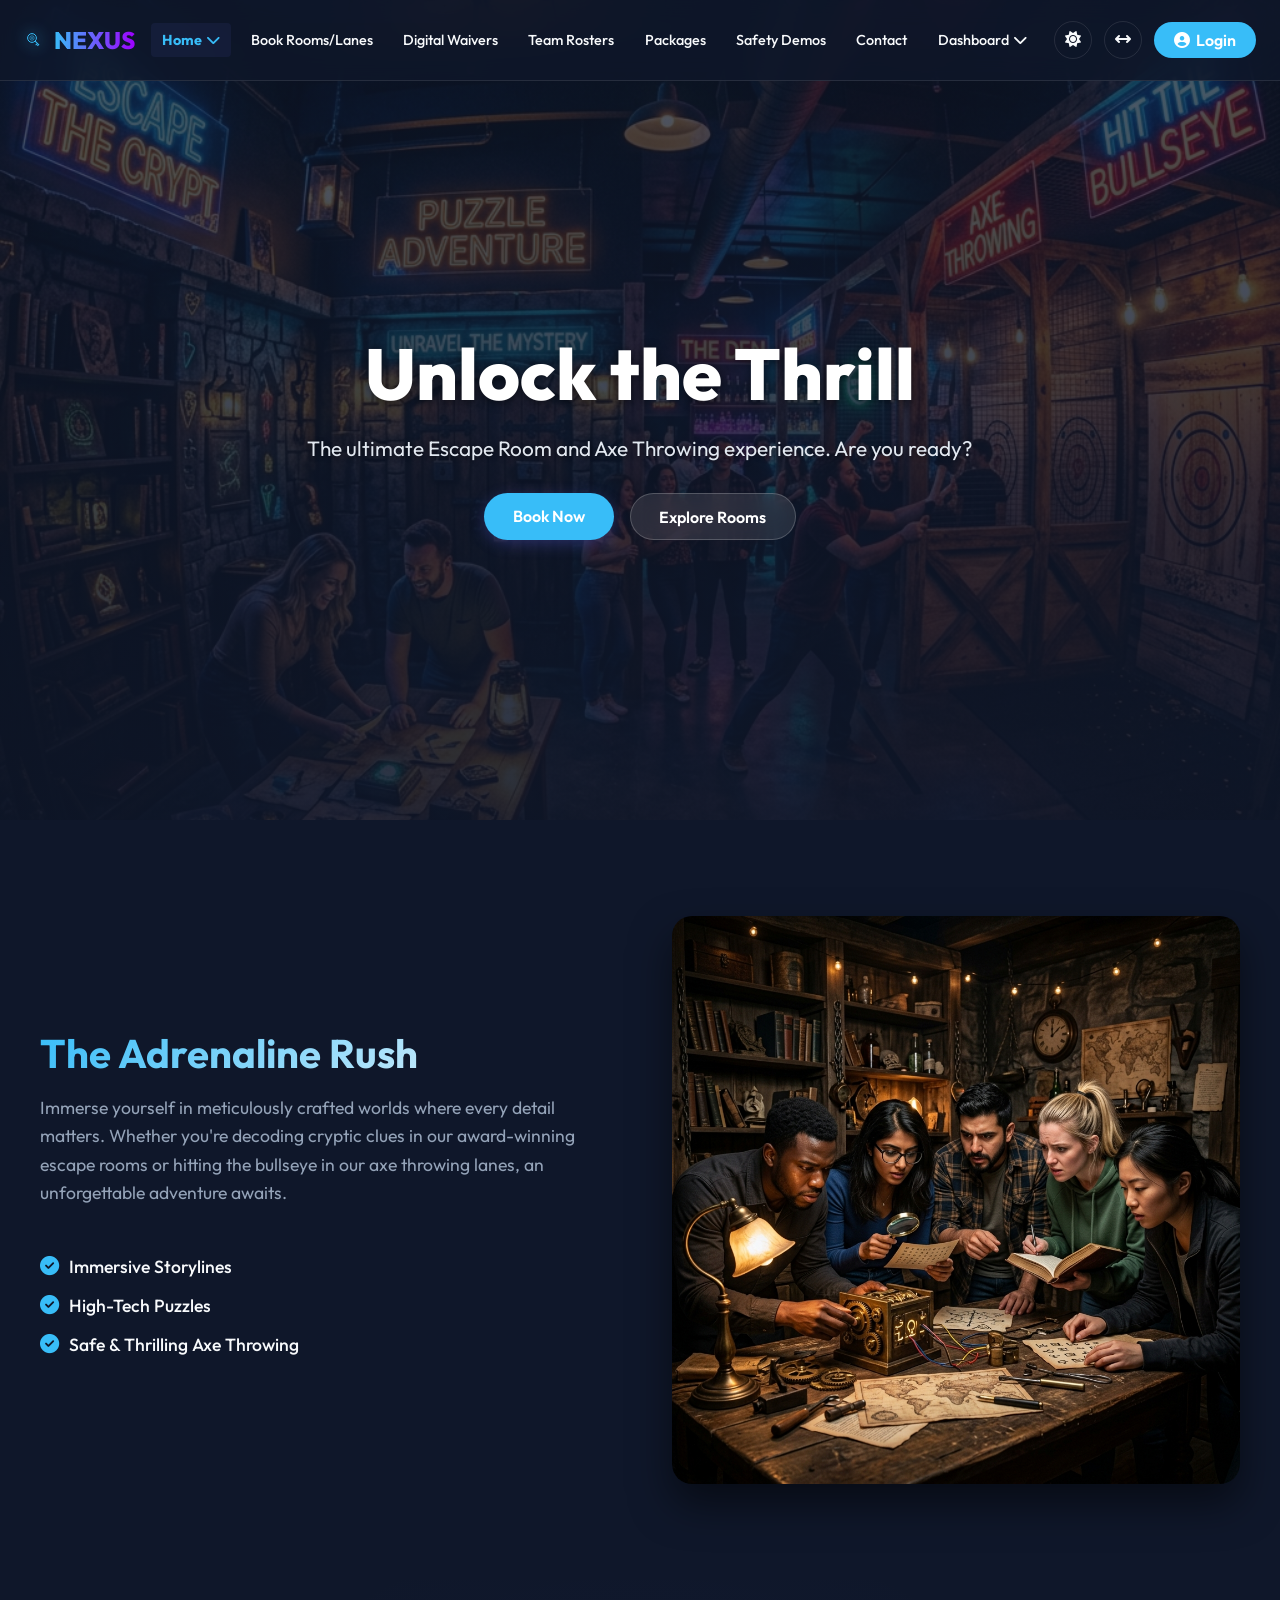
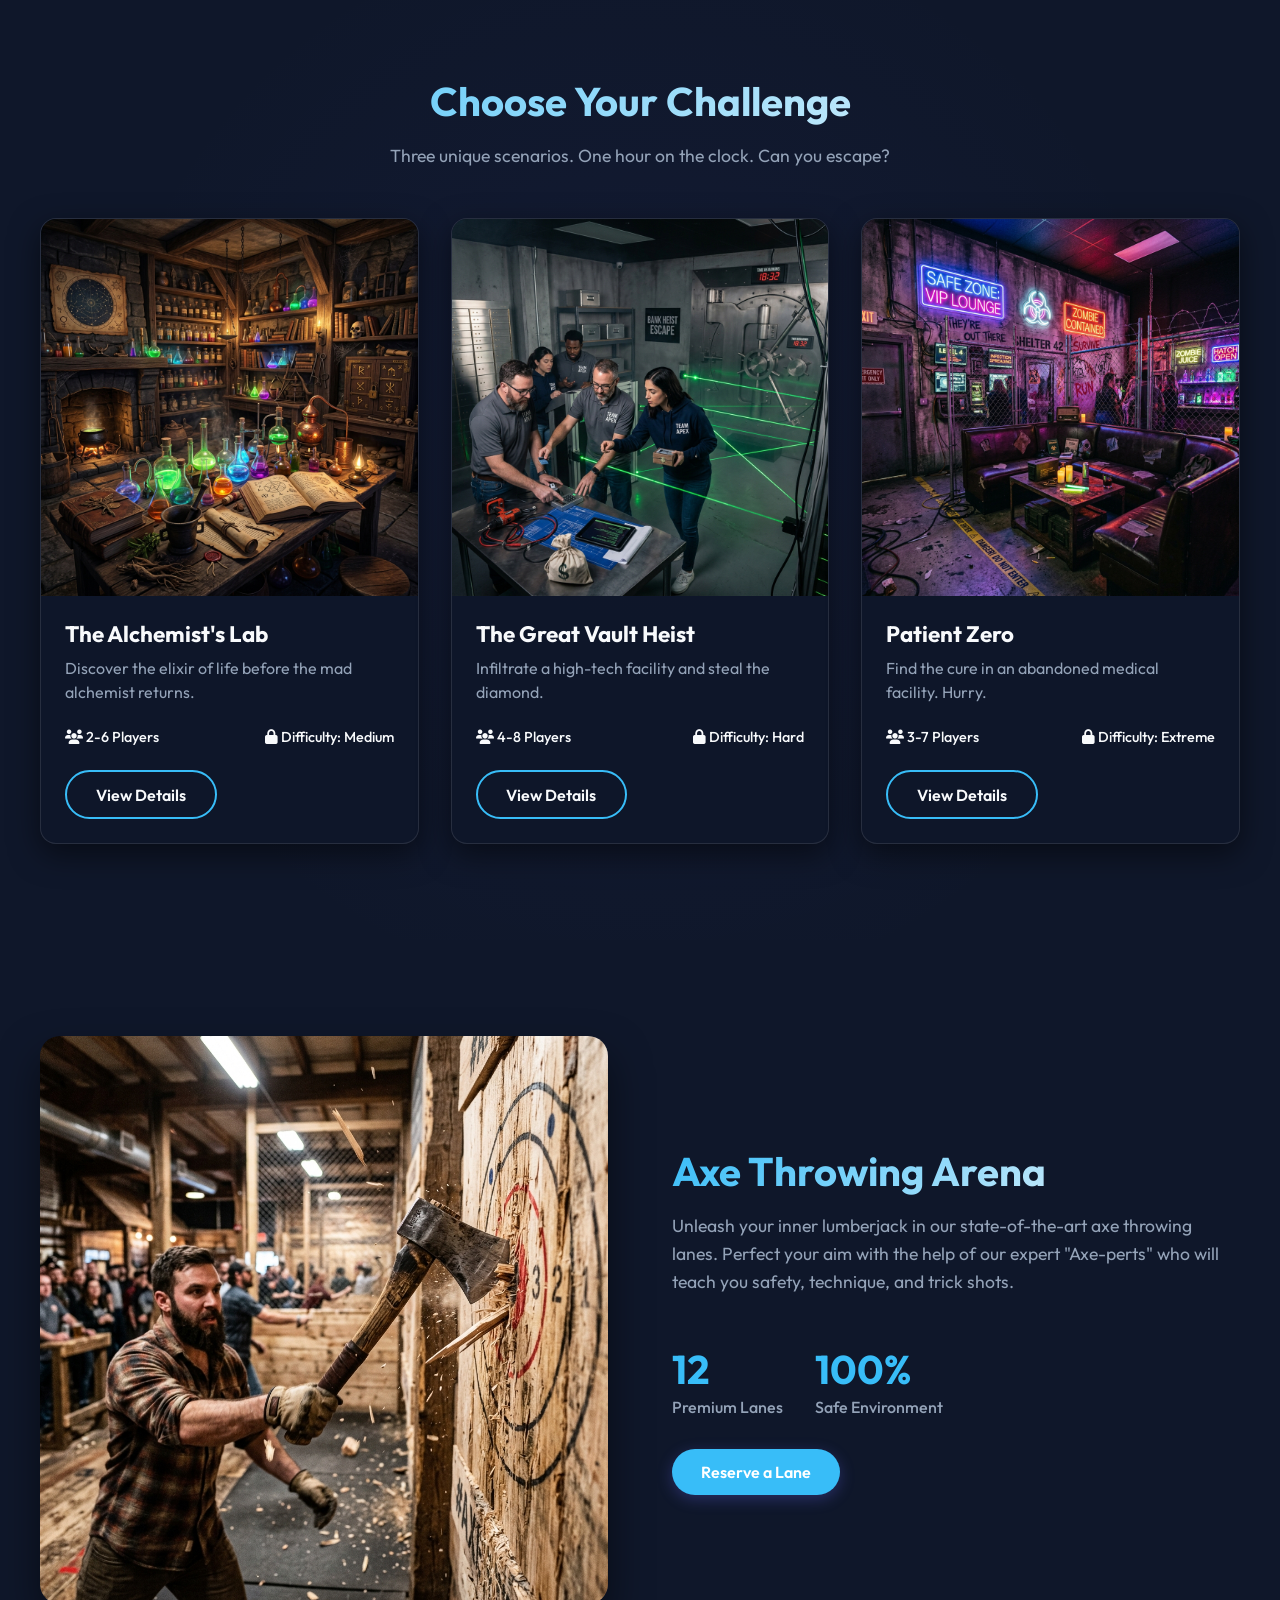
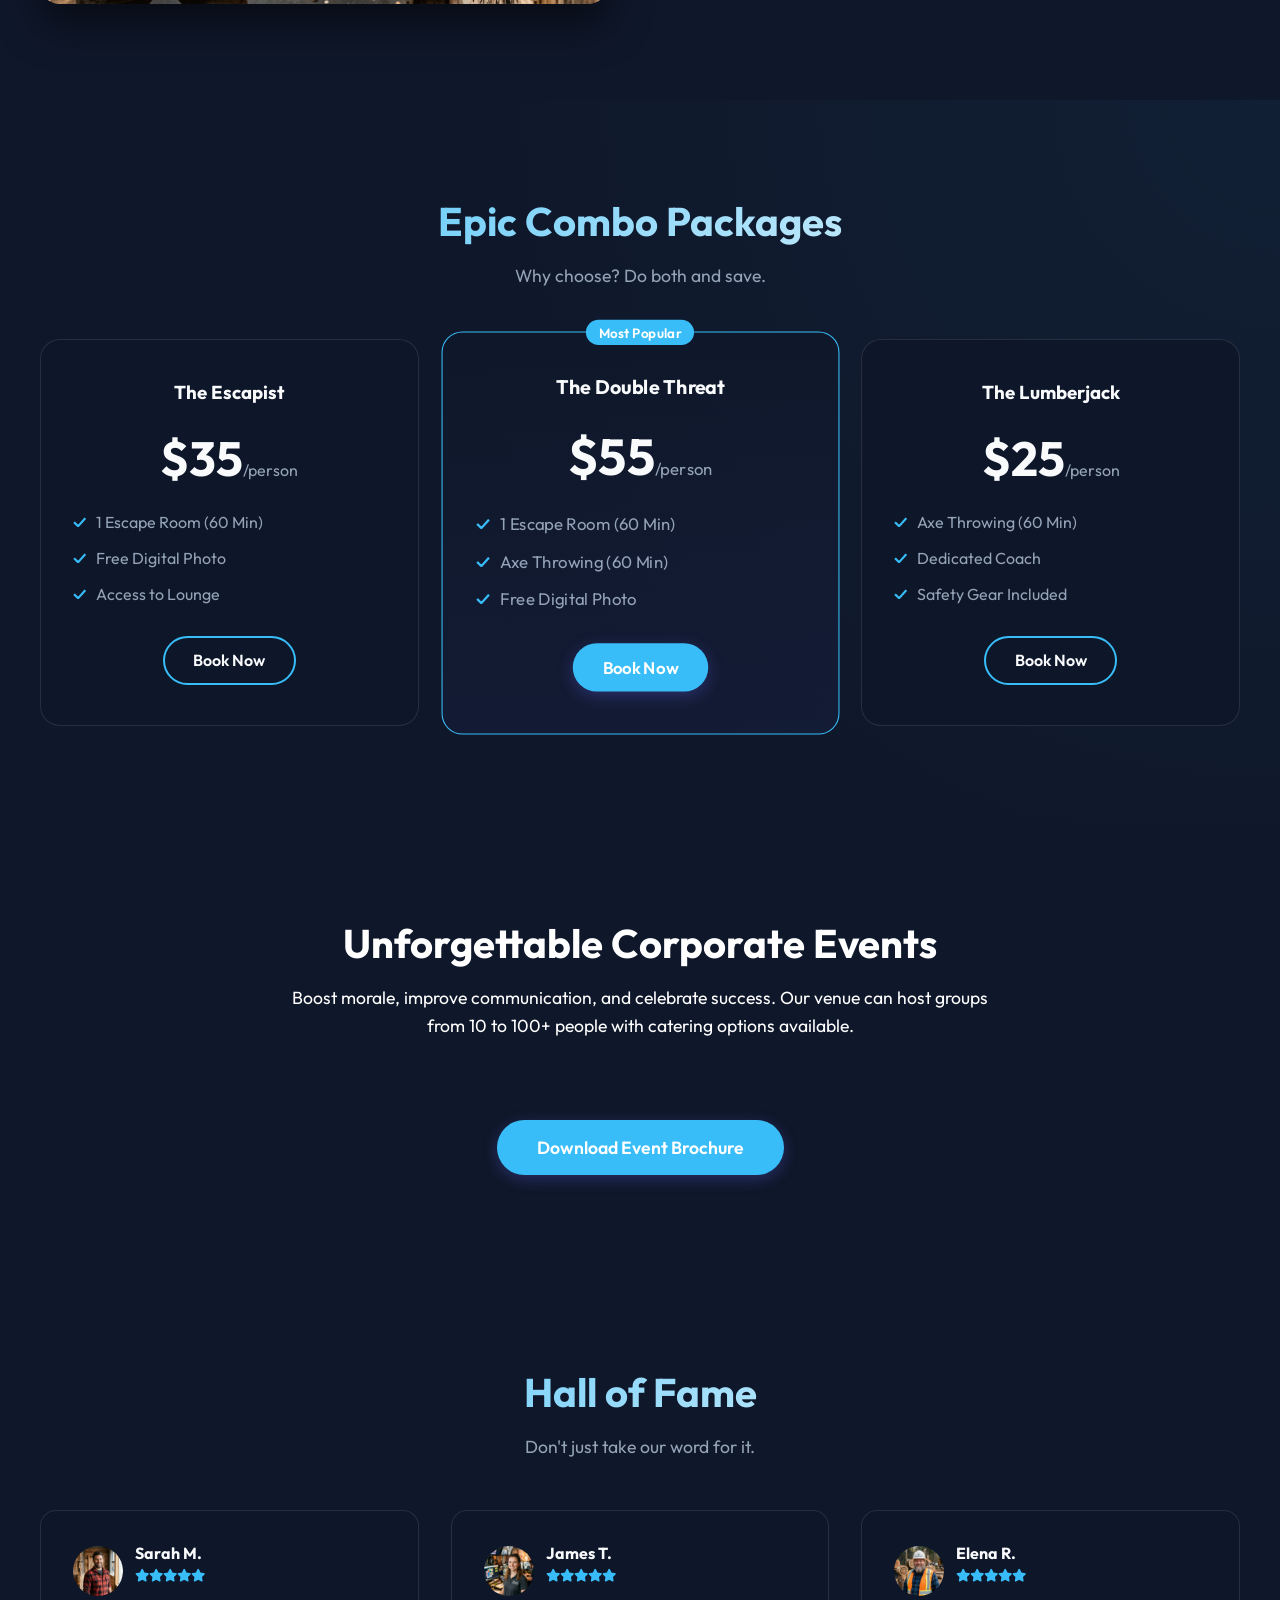
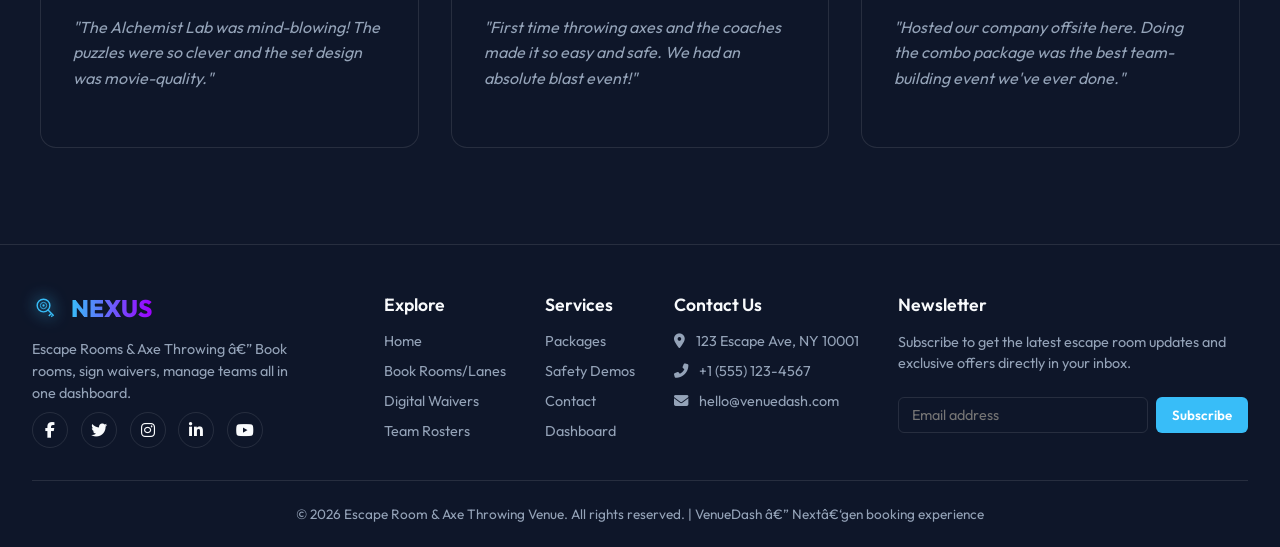
<file: index.html>
﻿<!DOCTYPE html>
<html lang="en" data-theme="dark">
<head>
  <meta charset="UTF-8">
  <meta name="viewport" content="width=device-width, initial-scale=1.0, viewport-fit=cover">
  <title>Escape Room & Axe Throwing | VenueDash</title>
  <meta name="description" content="Dashboard for booking rooms, digital waivers, team rosters & safety demos.">
  <link href="https://fonts.googleapis.com/css2?family=Outfit:wght@300;400;500;600;700;800&display=swap" rel="stylesheet">
  <link rel="stylesheet" href="https://cdnjs.cloudflare.com/ajax/libs/font-awesome/6.4.0/css/all.min.css">
  <style>
    /* ----- GLOBAL VARIABLES (Light / Dark) ----- */
    :root {
      --bg-color: #f8fafc;
      --nav-bg: rgba(255, 255, 255, 0.85);
      --text-primary: #0f172a;
      --text-secondary: #475569;
      --accent-color: #6366f1;
      --accent-hover: #4f46e5;
      --border-color: rgba(0, 0, 0, 0.1);
      --dropdown-bg: rgba(255, 255, 255, 0.95);
      --shadow-color: rgba(0, 0, 0, 0.1);
      --transition: all 0.3s ease;
    }

    [data-theme="dark"] {
      --bg-color: #0f172a;
      --nav-bg: rgba(15, 23, 42, 0.85);
      --text-primary: #f8fafc;
      --text-secondary: #94a3b8;
      --accent-color: #38bdf8;
      --accent-hover: #0ea5e9;
      --border-color: rgba(255, 255, 255, 0.1);
      --dropdown-bg: rgba(15, 23, 42, 0.95);
      --shadow-color: rgba(0, 0, 0, 0.5);
    }

    * {
      margin: 0;
      padding: 0;
      box-sizing: border-box;
    }

    body {
      font-family: 'Outfit', sans-serif;
      background-color: var(--bg-color);
      color: var(--text-primary);
      min-height: 100vh;
      display: flex;
      flex-direction: column;
      overflow-x: hidden;
    }

    /* Navbar */
    .navbar {
      position: fixed;
      top: 0;
      left: 0;
      width: 100%;
      background: var(--nav-bg);
      backdrop-filter: blur(12px);
      border-bottom: 1px solid var(--border-color);
      z-index: 1000;
      padding: 0 1.5rem;
      transition: var(--transition);
    }

    .nav-container {
      max-width: 1600px;
      margin: 0 auto;
      display: flex;
      justify-content: space-between;
      align-items: center;
      height: 80px;
      gap: 1rem;
    }

    .logo-container {
      display: flex;
      align-items: center;
      gap: 10px;
      text-decoration: none;
      color: var(--text-primary);
      font-weight: 700;
      font-size: 1.4rem;
      white-space: nowrap;
    }

    .logo-icon {
      width: 36px;
      height: 36px;
      color: var(--accent-color);
      filter: drop-shadow(0 0 8px var(--accent-color));
    }

    /* Desktop navigation */
    .nav-menu {
      display: flex;
      align-items: center;
      gap: 0.5rem;
      list-style: none;
      flex: 1;
      justify-content: center;
    }

    .nav-item {
      position: relative;
      white-space: nowrap;
    }

    .nav-link {
      color: var(--text-primary);
      text-decoration: none;
      font-size: 0.9rem;
      font-weight: 500;
      padding: 0.5rem 0.7rem;
      border-radius: 8px;
      transition: var(--transition);
      display: flex;
      align-items: center;
      gap: 4px;
    }

    .nav-link:hover {
      color: var(--accent-color);
      background: rgba(99, 102, 241, 0.05);
    }

    /* Desktop action buttons */
    .nav-actions {
      display: flex;
      align-items: center;
      gap: 0.75rem;
      white-space: nowrap;
    }

    .icon-btn {
      background: transparent;
      border: 1px solid var(--border-color);
      color: var(--text-primary);
      width: 38px;
      height: 38px;
      border-radius: 50%;
      cursor: pointer;
      transition: var(--transition);
      font-size: 1rem;
    }

    .icon-btn:hover {
      background: rgba(99, 102, 241, 0.1);
      color: var(--accent-color);
      border-color: var(--accent-color);
    }

    .login-btn {
      background: var(--accent-color);
      color: #fff !important;
      text-decoration: none;
      padding: 0.5rem 1.25rem;
      border-radius: 20px;
      font-weight: 600;
      transition: var(--transition);
      display: flex;
      align-items: center;
      gap: 6px;
    }

    /* Dropdowns */
    .dropdown-menu {
      position: absolute;
      top: 120%;
      left: 0;
      background: var(--dropdown-bg);
      backdrop-filter: blur(16px);
      border: 1px solid var(--border-color);
      border-radius: 12px;
      min-width: 200px;
      opacity: 0;
      visibility: hidden;
      transform: translateY(10px);
      transition: all 0.3s cubic-bezier(0.68, -0.55, 0.265, 1.55);
      box-shadow: 0 10px 25px var(--shadow-color);
      padding: 0.5rem 0;
    }

    .nav-item.dropdown:hover .dropdown-menu {
      opacity: 1;
      visibility: visible;
      transform: translateY(0);
    }

    .nav-item.dropdown:hover .nav-link i {
      transform: rotate(180deg);
    }

    .dropdown-link {
      display: block;
      padding: 0.75rem 1.5rem;
      color: var(--text-secondary);
      text-decoration: none;
      transition: var(--transition);
    }

    .dropdown-link:hover {
      color: var(--text-primary);
      background: rgba(99, 102, 241, 0.05);
      padding-left: 2rem;
    }

    .nav-item:nth-last-child(2) .dropdown-menu {
      right: 0;
      left: auto;
    }

    /* Mobile elements */
    .hamburger {
      display: none;
      background: transparent;
      border: none;
      color: var(--text-primary);
      font-size: 1.5rem;
      cursor: pointer;
    }

    .mobile-nav-action {
      display: none;
    }

    /* Main content */
    .main-content {
      flex: 1;
      margin-top: 80px;
      padding: 6rem 2rem;
      text-align: center;
      background: radial-gradient(circle at center, rgba(99, 102, 241, 0.05) 0%, transparent 60%);
    }

    .main-title {
      font-size: 3.5rem;
      font-weight: 700;
      background: linear-gradient(135deg, var(--accent-color), var(--text-primary));
      -webkit-background-clip: text;
      -webkit-text-fill-color: transparent;
    }

    .main-subtitle {
      color: var(--text-secondary);
      font-size: 1.2rem;
      max-width: 650px;
      margin: 1rem auto 0;
    }

    /* ========== FOOTER STYLES ========== */
    .footer {
      background: var(--dropdown-bg);
      backdrop-filter: blur(12px);
      border-top: 1px solid var(--border-color);
      padding: 3rem 2rem 1.5rem;
      margin-top: auto;
    }

    .footer-container {
      max-width: 1400px;
      margin: 0 auto;
    }

    .footer-grid {
      display: flex;
      flex-wrap: wrap;
      justify-content: space-between;
      gap: 2rem;
      margin-bottom: 2rem;
    }

    .footer-brand {
      flex: 1;
      min-width: 250px;
      max-width: 320px;
    }

    .footer-logo {
      display: flex;
      align-items: center;
      gap: 10px;
      text-decoration: none;
      color: var(--text-primary);
      font-weight: 700;
      font-size: 1.4rem;
      white-space: nowrap;
      margin-bottom: 1rem;
    }

    .footer-description {
      color: var(--text-secondary);
      font-size: 0.9rem;
      line-height: 1.5;
      max-width: 260px;
    }

    .footer-links {
      display: flex;
      flex-wrap: wrap;
      gap: 2rem;
      flex: 2;
      justify-content: space-between;
    }

    .footer-column {
      display: flex;
      flex-direction: column;
      gap: 0.75rem;
    }

    .footer-column h4 {
      color: var(--text-primary);
      font-weight: 600;
      font-size: 1.1rem;
      margin-bottom: 0.25rem;
    }

    .footer-link {
      color: var(--text-secondary);
      text-decoration: none;
      font-size: 0.9rem;
      transition: var(--transition);
    }

    .footer-link:hover {
      color: var(--accent-color);
      transform: translateX(4px);
    }

    .footer-actions {
      display: flex;
      gap: 0.8rem;
      margin-top: 0.5rem;
    }

    .footer-icon-btn {
      background: transparent;
      border: 1px solid var(--border-color);
      color: var(--text-primary);
      width: 36px;
      height: 36px;
      border-radius: 50%;
      cursor: pointer;
      transition: var(--transition);
      font-size: 1rem;
    }

    .footer-icon-btn:hover {
      background: rgba(99, 102, 241, 0.1);
      color: var(--accent-color);
      border-color: var(--accent-color);
    }

    .footer-bottom {
      text-align: center;
      padding-top: 1.5rem;
      border-top: 1px solid var(--border-color);
      color: var(--text-secondary);
      font-size: 0.85rem;
    }

    /* Responsive footer */
    @media (max-width: 991px) {
      .footer-grid {
        flex-direction: column;
        gap: 2rem;
      }
      .footer-links {
        gap: 2.5rem;
        width: 100%;
        justify-content: flex-start;
      }
      .footer-column {
        flex: 1 1 200px;
      }
    }

    @media (max-width: 800px) {
      .main-title {
        font-size: 2.5rem;
      }
      .footer-column {
        flex: 1 1 45%;
      }
    }

    @media (max-width: 680px) {
      .main-title {
        font-size: 2rem;
      }
      .main-subtitle {
        font-size: 1rem;
      }
      .main-content {
        padding: 4rem 1.5rem;
      }
      .footer {
        padding: 2rem 1.5rem 1rem;
      }
      .footer-links {
        flex-direction: column;
        gap: 1.5rem;
      }
      .footer-column, .newsletter-col {
        max-width: 100% !important;
        flex: 1 1 auto;
      }
    }

    /* RESPONSIVE (tablet & mobile) for navbar */
    @media (max-width: 1200px) {
      .nav-link {
        font-size: 0.85rem;
        padding: 0.4rem 0.4rem;
      }
      .nav-menu {
        gap: 0.1rem;
      }
      .nav-actions {
        gap: 0.4rem;
      }
      .login-btn {
        padding: 0.4rem 0.8rem;
        font-size: 0.85rem;
      }
    }

    @media (max-width: 991px) {
      .nav-actions {
        display: none;
      }
      .hamburger {
        display: block;
        z-index: 1001;
      }

      .nav-menu {
        position: fixed;
        top: 0;
        right: -100%;
        width: 280px;
        height: 100vh;
        height: 100dvh;
        background: var(--dropdown-bg);
        backdrop-filter: blur(20px);
        border-left: 1px solid var(--border-color);
        flex-direction: column;
        align-items: flex-start;
        justify-content: flex-start;
        padding: 90px 1.2rem 1.5rem;
        transition: 0.35s cubic-bezier(0.77, 0, 0.175, 1);
        box-shadow: -10px 0 30px var(--shadow-color);
        overflow-y: auto;
        gap: 0;
        flex-wrap: nowrap;
      }

      html[dir="rtl"] .nav-menu {
        right: auto;
        left: -100%;
        border-left: none;
        border-right: 1px solid var(--border-color);
      }

      .nav-menu.active {
        right: 0;
      }
      html[dir="rtl"] .nav-menu.active {
        left: 0;
        right: auto;
      }

      .nav-item {
        width: 100%;
        white-space: normal;
      }

      .nav-link {
        width: 100%;
        padding: 0.7rem 0;
        font-size: 1rem;
        border-bottom: 1px solid var(--border-color);
        border-radius: 0;
      }

      .dropdown-menu {
        position: static;
        opacity: 1;
        visibility: visible;
        transform: none;
        max-height: 0;
        overflow: hidden;
        padding: 0;
        transition: max-height 0.3s ease;
        background: transparent;
        border: none;
        box-shadow: none;
      }

      .nav-item.dropdown.active .dropdown-menu {
        max-height: 200px;
        padding: 0.3rem 0 0.3rem 1rem;
      }

      .dropdown-link {
        padding: 0.5rem 1rem;
        font-size: 0.9rem;
      }

      .mobile-nav-action {
        display: flex;
        width: 100%;
        margin-top: 0.5rem;
        border-top: 1px solid var(--border-color);
        flex-direction: column;
        gap: 0.4rem;
        padding-top: 0.8rem;
      }

      .mobile-action-btn {
        background: transparent;
        border: 1px solid var(--border-color);
        color: var(--text-primary);
        padding: 0.5rem 0.8rem;
        border-radius: 40px;
        width: 100%;
        justify-content: center;
        gap: 10px;
        font-size: 0.9rem;
        font-weight: 500;
        cursor: pointer;
        transition: var(--transition);
        display: flex;
        align-items: center;
      }

      .mobile-action-btn:hover {
        background: rgba(99, 102, 241, 0.1);
        border-color: var(--accent-color);
        color: var(--accent-color);
      }

      .mobile-login-link {
        background: var(--accent-color);
        color: white !important;
        text-decoration: none;
        border: none;
      }

      .mobile-login-link:hover {
        background: var(--accent-hover);
        transform: translateY(-2px);
      }
    }

    /* Home Page Specific Styles */
    .main-content-home {
      width: 100%;
      padding-top: 80px; /* offset navbar */
    }
    
    section {
      padding: 6rem 2rem;
      position: relative;
    }
    
    .section-container {
      max-width: 1200px;
      margin: 0 auto;
    }
    
    .text-center { text-align: center; }
    .text-white { 
      color: #fff !important; 
      -webkit-text-fill-color: #fff !important;
      background: none !important;
    }
    .mx-auto { margin-left: auto; margin-right: auto; }
    .mt-3 { margin-top: 1rem; }
    .mt-4 { margin-top: 2rem; }
    
    .section-title {
      font-size: 2.5rem;
      font-weight: 700;
      margin-bottom: 1rem;
      background: linear-gradient(135deg, var(--accent-color), var(--text-primary));
      -webkit-background-clip: text;
      -webkit-text-fill-color: transparent;
    }
    
    .section-desc {
      color: var(--text-secondary);
      font-size: 1.1rem;
      max-width: 700px;
      margin-bottom: 3rem;
      line-height: 1.6;
    }
    
    .text-center .section-desc {
      margin-left: auto;
      margin-right: auto;
    }
    
    /* Buttons */
    .btn-primary, .btn-secondary, .btn-outline {
      display: inline-block;
      padding: 0.8rem 1.8rem;
      border-radius: 30px;
      font-weight: 600;
      text-decoration: none;
      transition: var(--transition);
      cursor: pointer;
      border: none;
      font-family: inherit;
      font-size: 1rem;
    }
    
    .btn-primary {
      background: var(--accent-color);
      color: #fff;
      box-shadow: 0 4px 15px rgba(99, 102, 241, 0.3);
    }
    
    .btn-primary:hover {
      background: var(--accent-hover);
      transform: translateY(-3px);
      box-shadow: 0 6px 20px rgba(99, 102, 241, 0.4);
    }
    
    .btn-secondary {
      background: rgba(255, 255, 255, 0.1);
      color: #fff;
      backdrop-filter: blur(10px);
      border: 1px solid rgba(255, 255, 255, 0.2);
    }
    
    .btn-secondary:hover {
      background: rgba(255, 255, 255, 0.2);
      transform: translateY(-3px);
    }
    
    .btn-outline {
      background: transparent;
      color: var(--text-primary);
      border: 2px solid var(--accent-color);
    }
    
    .btn-outline:hover {
      background: var(--accent-color);
      color: #fff;
    }
    
    .btn-large {
      padding: 1rem 2.5rem;
      font-size: 1.1rem;
    }

    /* 1. Hero Section */
    .hero-section {
      height: calc(100vh - 80px);
      min-height: 600px;
      display: flex;
      align-items: center;
      justify-content: center;
      text-align: center;
      background-color: #0f172a;
      background-size: cover;
      background-position: center;
      background-attachment: fixed;
      padding: 2rem;
      margin-top: -80px; /* To go under navbar but visual center is adjusted */
      padding-top: 80px;
    }
    
    .hero-content {
      max-width: 800px;
      z-index: 2;
    }
    
    .hero-title {
      font-size: 4.5rem;
      font-weight: 800;
      color: #fff;
      margin-bottom: 1rem;
      text-shadow: 0 2px 10px rgba(0,0,0,0.5);
    }
    
    .hero-subtitle {
      font-size: 1.3rem;
      color: #e2e8f0;
      margin-bottom: 2rem;
      text-shadow: 0 1px 5px rgba(0,0,0,0.5);
    }
    
    .hero-cta {
      display: flex;
      gap: 1rem;
      justify-content: center;
      flex-wrap: wrap;
    }

    /* Split Layouts (About, Axe, Visit) */
    .split-layout {
      display: flex;
      align-items: center;
      gap: 4rem;
    }
    
    .split-layout.reverse {
      flex-direction: row-reverse;
    }
    
    .split-text {
      flex: 1;
    }
    
    .split-image {
      flex: 1;
      border-radius: 20px;
      overflow: hidden;
      box-shadow: 0 20px 40px var(--shadow-color);
    }
    
    .split-image img {
      width: 100%;
      height: auto;
      display: block;
      transition: transform 0.5s ease;
    }
    
    .split-image:hover img {
      transform: scale(1.05);
    }
    
    .feature-list {
      list-style: none;
      margin-top: 1.5rem;
    }
    
    .feature-list li {
      margin-bottom: 1rem;
      display: flex;
      align-items: center;
      gap: 10px;
      font-size: 1.1rem;
      font-weight: 500;
    }
    
    .feature-list i {
      color: var(--accent-color);
      font-size: 1.2rem;
    }

    /* Cards Grid (Rooms) */
    .about-section {
      background: var(--bg-color);
    }
    
    .rooms-section {
      background: radial-gradient(circle at center, rgba(99, 102, 241, 0.05) 0%, transparent 70%);
    }

    .cards-grid {
      display: grid;
      grid-template-columns: repeat(auto-fit, minmax(320px, 1fr));
      gap: 2rem;
    }
    
    .card {
      background: var(--dropdown-bg);
      border-radius: 16px;
      border: 1px solid var(--border-color);
      overflow: hidden;
      transition: var(--transition);
      box-shadow: 0 10px 30px var(--shadow-color);
    }
    
    .card:hover {
      transform: translateY(-10px);
      border-color: var(--accent-color);
    }
    
    .card img {
      width: 100%;
      height: 220px;
      object-fit: cover;
    }
    
    .card-content {
      padding: 1.5rem;
    }
    
    .card-content h3 {
      font-size: 1.4rem;
      margin-bottom: 0.5rem;
    }
    
    .card-content p {
      color: var(--text-secondary);
      margin-bottom: 1.5rem;
      line-height: 1.5;
    }
    
    .card-meta {
      display: flex;
      justify-content: space-between;
      margin-bottom: 1.5rem;
      font-size: 0.9rem;
      color: var(--text-primary);
      font-weight: 500;
    }

    /* Axe Arena Stats */
    .axe-section {
      background: var(--bg-color);
    }

    .stats-row {
      display: flex;
      gap: 2rem;
      margin-top: 2rem;
    }
    
    .stat-box h4 {
      font-size: 2.5rem;
      color: var(--accent-color);
      margin-bottom: 0.2rem;
    }
    
    .stat-box p {
      color: var(--text-secondary);
      font-weight: 500;
    }

    /* Pricing Section */
    .pricing-section {
      background: radial-gradient(circle at top right, rgba(56, 189, 248, 0.05) 0%, transparent 60%);
    }
    
    .pricing-grid {
      display: grid;
      grid-template-columns: repeat(auto-fit, minmax(300px, 1fr));
      gap: 2rem;
      align-items: center;
    }
    
    .price-card {
      background: var(--dropdown-bg);
      border-radius: 20px;
      padding: 2.5rem 2rem;
      border: 1px solid var(--border-color);
      text-align: center;
      transition: var(--transition);
      position: relative;
    }
    
    .price-card:hover {
      transform: translateY(-5px);
      box-shadow: 0 15px 35px var(--shadow-color);
    }
    
    .price-card.popular {
      border-color: var(--accent-color);
      transform: scale(1.05);
      background: linear-gradient(180deg, var(--dropdown-bg) 0%, rgba(99, 102, 241, 0.05) 100%);
    }
    
    .price-card.popular:hover {
      transform: scale(1.05) translateY(-5px);
    }
    
    .badge {
      position: absolute;
      top: -12px;
      left: 50%;
      transform: translateX(-50%);
      background: var(--accent-color);
      color: #fff;
      padding: 4px 12px;
      border-radius: 20px;
      font-size: 0.8rem;
      font-weight: 600;
    }
    
    .price {
      font-size: 3rem;
      font-weight: 700;
      margin: 1.5rem 0;
      color: var(--text-primary);
    }
    
    .price span {
      font-size: 1rem;
      color: var(--text-secondary);
      font-weight: 400;
    }
    
    .price-card ul {
      list-style: none;
      margin-bottom: 2rem;
      text-align: left;
    }
    
    .price-card ul li {
      margin-bottom: 1rem;
      color: var(--text-secondary);
      display: flex;
      align-items: center;
      gap: 10px;
    }
    
    .price-card ul li::before {
      content: '\2713';
      color: var(--accent-color);
      font-weight: bold;
    }

    /* Team Section */
    .team-section {
      background-size: cover;
      background-position: center;
      background-attachment: fixed;
    }

    /* Testimonials */
    .testimonial-section {
      background: var(--bg-color);
    }

    .reviews-grid {
      display: grid;
      grid-template-columns: repeat(auto-fit, minmax(300px, 1fr));
      gap: 2rem;
    }
    
    .review-card {
      background: var(--dropdown-bg);
      padding: 2rem;
      border-radius: 16px;
      border: 1px solid var(--border-color);
      text-align: left;
    }
    
    .stars {
      color: #fbbf24;
      margin-bottom: 1rem;
      font-size: 1.2rem;
    }
    
    .review-card p {
      font-style: italic;
      color: var(--text-secondary);
      margin-bottom: 1.5rem;
      line-height: 1.6;
    }
    
    .review-card h5 {
      font-size: 1rem;
      color: var(--text-primary);
    }

    /* Visit Section */
    .visit-section {
      background: var(--bg-color);
      border-bottom: 1px solid var(--border-color);
    }

    .info-block {
      display: flex;
      gap: 1.5rem;
      align-items: flex-start;
    }
    
    .info-block i {
      font-size: 1.5rem;
      color: var(--accent-color);
      margin-top: 0.2rem;
    }
    
    .info-block h4 {
      font-size: 1.2rem;
      margin-bottom: 0.5rem;
    }
    
    .info-block p {
      color: var(--text-secondary);
      line-height: 1.6;
    }
    
    .map-placeholder {
      background: linear-gradient(135deg, rgba(99, 102, 241, 0.2), rgba(56, 189, 248, 0.2));
      min-height: 350px;
      display: flex;
      align-items: center;
      justify-content: center;
      border-radius: 20px;
      border: 1px solid var(--border-color);
    }
    
    .map-inner {
      text-align: center;
      color: var(--accent-color);
      font-weight: 600;
      display: flex;
      flex-direction: column;
      gap: 10px;
      font-size: 1.2rem;
    }
    
    .map-inner i {
      font-size: 2.5rem;
    }

    /* Responsive adjustments for new sections */
    @media (max-width: 991px) {
      .split-layout, .split-layout.reverse {
        flex-direction: column;
        gap: 2.5rem;
      }
      .hero-title { color: #fff; font-size: 3.5rem; }
      .price-card.popular { transform: none; }
      .price-card.popular:hover { transform: translateY(-5px); }
    }
    
    @media (max-width: 680px) {
      section { padding: 4rem 1.5rem; }
      .hero-title { color: #fff; font-size: 2.5rem; }
      .hero-subtitle { font-size: 1.1rem; }
      .section-title { font-size: 2rem; }
    }
  </style>
  <link rel="stylesheet" href="mobile.css">
  <link rel="icon" href="favicon.svg" type="image/svg+xml">
  <script>
    (function() {
      const isDark = localStorage.getItem('venue_theme_dark');
      const htmlEl = document.documentElement;
      let currentTheme = htmlEl.getAttribute('data-theme');
      const isAdmin = currentTheme && currentTheme.includes('admin');
      
      if (isDark === 'true') {
        htmlEl.setAttribute('data-theme', isAdmin ? 'admin-dark' : 'dark');
      } else if (isDark === 'false') {
        if (isAdmin) {
          htmlEl.setAttribute('data-theme', 'admin-light');
        } else if (currentTheme === 'dark' || currentTheme === 'light') {
          htmlEl.setAttribute('data-theme', 'light');
        } else {
          htmlEl.removeAttribute('data-theme');
        }
      }

      document.addEventListener('DOMContentLoaded', () => {
        document.body.addEventListener('click', (e) => {
          const toggleBtn = e.target.closest('#theme-toggle, #mobile-theme-toggle');
          if (toggleBtn) {
            setTimeout(() => {
              const theme = document.documentElement.getAttribute('data-theme');
              const darkActive = theme === 'dark' || theme === 'admin-dark';
              localStorage.setItem('venue_theme_dark', darkActive);
            }, 50);
          }
        });

        setTimeout(() => {
          const theme = document.documentElement.getAttribute('data-theme');
          const darkActive = theme === 'dark' || theme === 'admin-dark';
          
          const themeIcons = document.querySelectorAll('#theme-icon, #theme-toggle i, #mobile-theme-icon');
          themeIcons.forEach(icon => {
            if (darkActive) {
              icon.classList.remove('fa-moon');
              icon.classList.add('fa-sun');
            } else {
              icon.classList.remove('fa-sun');
              icon.classList.add('fa-moon');
            }
          });
        }, 100);
      });
    })();
  </script>
</head>
<body>

  <nav class="navbar">
    <div class="nav-container">
      <a href="index.html" class="logo-container">
        <svg xmlns="http://www.w3.org/2000/svg" viewBox="0 0 100 100" class="brand-logo-svg" style="width: 1.8rem; height: 1.8rem; fill: currentColor; color: var(--accent-color); filter: drop-shadow(0 0 8px var(--accent-color)); vertical-align: middle; display: inline-block;">
  <circle cx="40" cy="40" r="22" fill="none" stroke="currentColor" stroke-width="5" />
  <circle cx="40" cy="40" r="11" fill="none" stroke="currentColor" stroke-width="3" />
  <circle cx="40" cy="40" r="4" fill="currentColor" />
  <rect x="60" y="37.5" width="30" height="5" fill="currentColor" transform="rotate(45 40 40)" />
  <rect x="76" y="42.5" width="5" height="10" fill="currentColor" transform="rotate(45 40 40)" />
  <rect x="84" y="42.5" width="5" height="6" fill="currentColor" transform="rotate(45 40 40)" />
</svg>
        <span style="font-weight: 800; font-size: 1.5rem; background: linear-gradient(90deg, var(--accent-color), #9d00ff); -webkit-background-clip: text; -webkit-text-fill-color: transparent; text-transform: uppercase;">NEXUS</span>
      </a>

      <ul class="nav-menu" id="nav-menu">
        <li class="nav-item dropdown">
          <a href="index.html" class="nav-link" id="home-link">Home <i class="fas fa-chevron-down"></i></a>
          <div class="dropdown-menu">
            <a href="index.html" class="dropdown-link">Home 1</a>
            <a href="./home2.html" class="dropdown-link">Home 2</a>
          </div>
        </li>
        <li class="nav-item"><a href="./book_rooms.html" class="nav-link">Book Rooms/Lanes</a></li>
        <li class="nav-item"><a href="./digital_waivers.html" class="nav-link">Digital Waivers</a></li>
        <li class="nav-item"><a href="./team_rosters.html" class="nav-link">Team Rosters</a></li>
        <li class="nav-item"><a href="./packages.html" class="nav-link">Packages</a></li>
        <li class="nav-item"><a href="./safety demos.html" class="nav-link">Safety Demos</a></li>
        <li class="nav-item"><a href="./Contact.html" class="nav-link">Contact</a></li>
        <li class="nav-item dropdown">
          <a href="javascript:void(0)" class="nav-link" id="dashboard-link">Dashboard <i class="fas fa-chevron-down"></i></a>
          <div class="dropdown-menu">
            <a href="./user_dashboard.html" class="dropdown-link">Users</a>
            <a href="./admin_dashboard.html" class="dropdown-link">Admin</a>
          </div>
        </li>
        <li class="mobile-nav-action">
          <button id="mobile-theme-toggle" class="mobile-action-btn">
            <i class="fas fa-sun" id="mobile-theme-icon"></i> Theme
          </button>
          <button id="mobile-rtl-toggle" class="mobile-action-btn">
            <i class="fas fa-arrows-left-right"></i> RTL Layout
          </button>
          <a href="login.html" class="mobile-action-btn mobile-login-link" id="mobile-login-btn">
            <i class="fas fa-user-circle"></i> Login
          </a>
        </li>
      </ul>

      <div class="nav-actions">
        <button id="theme-toggle" class="icon-btn" title="Dark/Light Mode">
          <i class="fas fa-sun" id="theme-icon"></i>
        </button>
        <button id="rtl-toggle" class="icon-btn" title="Toggle RTL Layout">
          <i class="fas fa-arrows-left-right"></i>
        </button>
        <a href="login.html" class="login-btn"><i class="fas fa-user-circle"></i> Login</a>
      </div>

      <button class="hamburger" id="hamburger" aria-label="Menu">
        <i class="fas fa-bars"></i>
      </button>
    </div>
    <style>
      .nav-link.active, .dropdown-link.active {
        color: var(--accent-color) !important;
        font-weight: 700;
        background: rgba(99, 102, 241, 0.08);
        border-radius: 4px;
      }
    </style>
    <script>
      (function() {
        let currentPath = window.location.pathname.split('/').pop() || 'index.html';
        currentPath = decodeURIComponent(currentPath);
        const navLinks = document.querySelectorAll('.navbar .nav-link, .navbar .dropdown-link');
        navLinks.forEach(link => {
          let linkHref = link.getAttribute('href');
          if (!linkHref || linkHref.startsWith('javascript:')) return;
          let linkPath = linkHref.split('/').pop();
          linkPath = decodeURIComponent(linkPath);
          if (linkPath && currentPath.toLowerCase() === linkPath.toLowerCase()) {
            link.classList.add('active');
            const dropdown = link.closest('.dropdown-menu');
            if (dropdown) {
               const parentLink = dropdown.previousElementSibling;
               if (parentLink && parentLink.classList.contains('nav-link')) {
                 parentLink.classList.add('active');
               }
            }
          }
        });
      })();
    </script>
  </nav>

  <main class="main-content-home">
    <!-- 1. Hero Section -->
    <section class="hero-section" style="background-image: linear-gradient(rgba(15, 23, 42, 0.7), rgba(15, 23, 42, 0.9)), url('images/main_venue_hero.png');">
      <div class="hero-content">
        <h1 class="hero-title">Unlock the Thrill</h1>
        <p class="hero-subtitle">The ultimate Escape Room and Axe Throwing experience. Are you ready?</p>
        <div class="hero-cta">
          <a href="#rooms" class="btn-primary">Book Now</a>
          <a href="#rooms" class="btn-secondary">Explore Rooms</a>
        </div>
      </div>
    </section>

    <!-- 2. The Experience (About Us) -->
    <section class="about-section">
      <div class="section-container split-layout">
        <div class="split-text">
          <h2 class="section-title">The Adrenaline Rush</h2>
          <p class="section-desc">Immerse yourself in meticulously crafted worlds where every detail matters. Whether you're decoding cryptic clues in our award-winning escape rooms or hitting the bullseye in our axe throwing lanes, an unforgettable adventure awaits.</p>
          <ul class="feature-list">
            <li><i class="fas fa-check-circle"></i> Immersive Storylines</li>
            <li><i class="fas fa-check-circle"></i> High-Tech Puzzles</li>
            <li><i class="fas fa-check-circle"></i> Safe & Thrilling Axe Throwing</li>
          </ul>
        </div>
        <div class="split-image">
          <img src="images/about_us.png" alt="Group solving puzzle">
        </div>
      </div>
    </section>

    <!-- 3. Featured Escape Rooms -->
    <section id="rooms" class="rooms-section">
      <div class="section-container">
        <div class="text-center">
          <h2 class="section-title">Choose Your Challenge</h2>
          <p class="section-desc">Three unique scenarios. One hour on the clock. Can you escape?</p>
        </div>
        <div class="cards-grid">
          <div class="card">
            <img src="images/room_alchemist.png" alt="Alchemist Lab">
            <div class="card-content">
              <h3>The Alchemist's Lab</h3>
              <p>Discover the elixir of life before the mad alchemist returns.</p>
              <div class="card-meta">
                <span><i class="fas fa-users"></i> 2-6 Players</span>
                <span><i class="fas fa-lock"></i> Difficulty: Medium</span>
              </div>
              <button class="btn-outline">View Details</button>
            </div>
          </div>
          <div class="card">
            <img src="images/room_heist.png" alt="Bank Heist">
            <div class="card-content">
              <h3>The Great Vault Heist</h3>
              <p>Infiltrate a high-tech facility and steal the diamond.</p>
              <div class="card-meta">
                <span><i class="fas fa-users"></i> 4-8 Players</span>
                <span><i class="fas fa-lock"></i> Difficulty: Hard</span>
              </div>
              <button class="btn-outline">View Details</button>
            </div>
          </div>
          <div class="card">
            <img src="images/room_zombie.png" alt="Zombie Outbreak">
            <div class="card-content">
              <h3>Patient Zero</h3>
              <p>Find the cure in an abandoned medical facility. Hurry.</p>
              <div class="card-meta">
                <span><i class="fas fa-users"></i> 3-7 Players</span>
                <span><i class="fas fa-lock"></i> Difficulty: Extreme</span>
              </div>
              <button class="btn-outline">View Details</button>
            </div>
          </div>
        </div>
      </div>
    </section>

    <!-- 4. Axe Throwing Arena -->
    <section id="safety-demos" class="axe-section">
      <div class="section-container split-layout reverse">
        <div class="split-text">
          <h2 class="section-title">Axe Throwing Arena</h2>
          <p class="section-desc">Unleash your inner lumberjack in our state-of-the-art axe throwing lanes. Perfect your aim with the help of our expert "Axe-perts" who will teach you safety, technique, and trick shots.</p>
          <div class="stats-row">
            <div class="stat-box">
              <h4>12</h4>
              <p>Premium Lanes</p>
            </div>
            <div class="stat-box">
              <h4>100%</h4>
              <p>Safe Environment</p>
            </div>
          </div>
          <a href="javascript:void(0)" class="btn-primary mt-4">Reserve a Lane</a>
        </div>
        <div class="split-image">
          <img src="images/axe_arena.png" alt="Axe throwing">
        </div>
      </div>
    </section>

    <!-- 5. Combo Packages -->
    <section id="packages" class="pricing-section">
      <div class="section-container">
        <div class="text-center">
          <h2 class="section-title">Epic Combo Packages</h2>
          <p class="section-desc">Why choose? Do both and save.</p>
        </div>
        <div class="pricing-grid">
          <div class="price-card">
            <h3>The Escapist</h3>
            <div class="price">$35<span>/person</span></div>
            <ul>
              <li>1 Escape Room (60 Min)</li>
              <li>Free Digital Photo</li>
              <li>Access to Lounge</li>
            </ul>
            <button class="btn-outline">Book Now</button>
          </div>
          <div class="price-card popular">
            <div class="badge">Most Popular</div>
            <h3>The Double Threat</h3>
            <div class="price">$55<span>/person</span></div>
            <ul>
              <li>1 Escape Room (60 Min)</li>
              <li>Axe Throwing (60 Min)</li>
              <li>Free Digital Photo</li>
             
            </ul>
            <button class="btn-primary">Book Now</button>
          </div>
          <div class="price-card">
            <h3>The Lumberjack</h3>
            <div class="price">$25<span>/person</span></div>
            <ul>
              <li>Axe Throwing (60 Min)</li>
              <li>Dedicated Coach</li>
              <li>Safety Gear Included</li>
            </ul>
            <button class="btn-outline">Book Now</button>
          </div>
        </div>
      </div>
    </section>

    <!-- 6. Team Building & Events -->
    <section class="team-section" style="background-image: linear-gradient(rgba(15, 23, 42, 0.85), rgba(15, 23, 42, 0.85)), url('images/team_event.png');">
      <div class="section-container text-center text-white">
        <h2 class="section-title text-white">Unforgettable Corporate Events</h2>
        <p class="section-desc mx-auto text-white">Boost morale, improve communication, and celebrate success. Our venue can host groups from 10 to 100+ people with catering options available.</p>
        <button class="btn-primary btn-large mt-4">Download Event Brochure</button>
      </div>
    </section>

    <!-- 7. Hall of Fame (Testimonials) -->
    <section class="testimonial-section">
      <div class="section-container">
        <div class="text-center">
          <h2 class="section-title">Hall of Fame</h2>
          <p class="section-desc">Don't just take our word for it.</p>
        </div>
        <div class="reviews-grid">
          <div class="review-card">
            <div class="review-user" style="display: flex; align-items: center; gap: 12px; margin-bottom: 1rem;">
              <img src="images/coach_profile.png" alt="Sarah M." style="width: 50px; height: 50px; border-radius: 50%; object-fit: cover;">
              <div>
                <h5 style="margin: 0; font-size: 1rem; color: var(--text-primary); text-align: left;">Sarah M.</h5>
                <div class="stars" style="color: var(--accent-color); font-size: 0.8rem; margin-top: 4px; text-align: left;">
                  <i class="fas fa-star"></i><i class="fas fa-star"></i><i class="fas fa-star"></i><i class="fas fa-star"></i><i class="fas fa-star"></i>
                </div>
              </div>
            </div>
            <p>"The Alchemist Lab was mind-blowing! The puzzles were so clever and the set design was movie-quality."</p>
          </div>
          <div class="review-card">
            <div class="review-user" style="display: flex; align-items: center; gap: 12px; margin-bottom: 1rem;">
              <img src="images/coach2.png" alt="James T." style="width: 50px; height: 50px; border-radius: 50%; object-fit: cover;">
              <div>
                <h5 style="margin: 0; font-size: 1rem; color: var(--text-primary); text-align: left;">James T.</h5>
                <div class="stars" style="color: var(--accent-color); font-size: 0.8rem; margin-top: 4px; text-align: left;">
                  <i class="fas fa-star"></i><i class="fas fa-star"></i><i class="fas fa-star"></i><i class="fas fa-star"></i><i class="fas fa-star"></i>
                </div>
              </div>
            </div>
            <p>"First time throwing axes and the coaches made it so easy and safe. We had an absolute blast event!"</p>
          </div>
          <div class="review-card">
            <div class="review-user" style="display: flex; align-items: center; gap: 12px; margin-bottom: 1rem;">
              <img src="images/coach3.png" alt="Elena R." style="width: 50px; height: 50px; border-radius: 50%; object-fit: cover;">
              <div>
                <h5 style="margin: 0; font-size: 1rem; color: var(--text-primary); text-align: left;">Elena R.</h5>
                <div class="stars" style="color: var(--accent-color); font-size: 0.8rem; margin-top: 4px; text-align: left;">
                  <i class="fas fa-star"></i><i class="fas fa-star"></i><i class="fas fa-star"></i><i class="fas fa-star"></i><i class="fas fa-star"></i>
                </div>
              </div>
            </div>
            <p>"Hosted our company offsite here. Doing the combo package was the best team-building event we've ever done."</p>
          </div>
        </div>
      </div>
    </section>


  </main>

  <!-- ========== NEW FOOTER SECTION ========== -->
  <footer id="contact" class="footer">
    <div class="footer-container">
      <div class="footer-grid">
        <div class="footer-brand">
          <a href="index.html" class="footer-logo">
        <svg xmlns="http://www.w3.org/2000/svg" viewBox="0 0 100 100" class="brand-logo-svg" style="width: 1.8rem; height: 1.8rem; fill: currentColor; color: var(--accent-color); filter: drop-shadow(0 0 8px var(--accent-color)); vertical-align: middle; display: inline-block;">
  <circle cx="40" cy="40" r="22" fill="none" stroke="currentColor" stroke-width="5" />
  <circle cx="40" cy="40" r="11" fill="none" stroke="currentColor" stroke-width="3" />
  <circle cx="40" cy="40" r="4" fill="currentColor" />
  <rect x="60" y="37.5" width="30" height="5" fill="currentColor" transform="rotate(45 40 40)" />
  <rect x="76" y="42.5" width="5" height="10" fill="currentColor" transform="rotate(45 40 40)" />
  <rect x="84" y="42.5" width="5" height="6" fill="currentColor" transform="rotate(45 40 40)" />
</svg>
        <span style="font-weight: 800; font-size: 1.5rem; background: linear-gradient(90deg, var(--accent-color), #9d00ff); -webkit-background-clip: text; -webkit-text-fill-color: transparent; text-transform: uppercase;">NEXUS</span>
          </a>
          <p class="footer-description">Escape Rooms & Axe Throwing â€” Book rooms, sign waivers, manage teams all in one dashboard.</p>
          <div class="footer-actions">
            <a href="javascript:void(0)" class="footer-icon-btn" title="Facebook" style="display: inline-flex; align-items: center; justify-content: center; text-decoration: none;">
              <i class="fab fa-facebook-f"></i>
            </a>
            <a href="javascript:void(0)" class="footer-icon-btn" title="Twitter" style="display: inline-flex; align-items: center; justify-content: center; text-decoration: none;">
              <i class="fab fa-twitter"></i>
            </a>
            <a href="javascript:void(0)" class="footer-icon-btn" title="Instagram" style="display: inline-flex; align-items: center; justify-content: center; text-decoration: none;">
              <i class="fab fa-instagram"></i>
            </a>
            <a href="javascript:void(0)" class="footer-icon-btn" title="LinkedIn" style="display: inline-flex; align-items: center; justify-content: center; text-decoration: none;">
              <i class="fab fa-linkedin-in"></i>
            </a>
            <a href="javascript:void(0)" class="footer-icon-btn" title="YouTube" style="display: inline-flex; align-items: center; justify-content: center; text-decoration: none;">
              <i class="fab fa-youtube"></i>
            </a>
          </div>
        </div>
        <div class="footer-links">
          <div class="footer-column">
            <h4>Explore</h4>
            <a href="index.html" class="footer-link">Home</a>
            <a href="./book_rooms.html" class="footer-link">Book Rooms/Lanes</a>
            <a href="user_dashboard.html" class="footer-link">Digital Waivers</a>
            <a href="user_dashboard.html" class="footer-link">Team Rosters</a>
          </div>
          <div class="footer-column">
            <h4>Services</h4>
            <a href="./packages.html" class="footer-link">Packages</a>
            <a href="./safety demos.html" class="footer-link">Safety Demos</a>
            <a href="./Contact.html" class="footer-link">Contact</a>
            <a href="user_dashboard.html" class="footer-link">Dashboard</a>
          </div>
          <div class="footer-column">
            <h4>Contact Us</h4>
            <a href="javascript:void(0)" class="footer-link" style="cursor: default;"><i class="fas fa-map-marker-alt" style="margin-right: 8px;"></i> 123 Escape Ave, NY 10001</a>
            <a href="javascript:void(0)" class="footer-link" style="cursor: default;"><i class="fas fa-phone-alt" style="margin-right: 8px;"></i> +1 (555) 123-4567</a>
            <a href="javascript:void(0)" class="footer-link" style="cursor: default;"><i class="fas fa-envelope" style="margin-right: 8px;"></i> hello@venuedash.com</a>
          </div>
          <div class="footer-column newsletter-col" style="flex: 1.5; min-width: 260px; max-width: 350px;">
            <h4>Newsletter</h4>
            <p style="color: var(--text-secondary); font-size: 0.9rem; margin-bottom: 0.8rem; line-height: 1.4;">Subscribe to get the latest escape room updates and exclusive offers directly in your inbox.</p>
            <div style="display: flex; gap: 0.5rem;">
              <input type="email" placeholder="Email address" style="padding: 0.5rem 0.8rem; border-radius: 6px; border: 1px solid var(--border-color); background: transparent; color: var(--text-primary); outline: none; width: 100%; font-family: inherit; font-size: 0.9rem;">
              <button style="background: var(--accent-color); color: white; border: none; padding: 0.5rem 1rem; border-radius: 6px; cursor: pointer; transition: var(--transition); font-weight: 600; font-family: inherit;">Subscribe</button>
            </div>
          </div>
        </div>
      </div>
      <div class="footer-bottom">
        <p>&copy; 2026 Escape Room & Axe Throwing Venue. All rights reserved. | VenueDash â€” Nextâ€‘gen booking experience</p>
      </div>
    </div>
  </footer>

  <script>
    const htmlEl = document.documentElement;
    const hamburger = document.getElementById('hamburger');
    const navMenu = document.getElementById('nav-menu');
    const dropdowns = document.querySelectorAll('.nav-item.dropdown');

    // Desktop controls
    const themeToggleDesktop = document.getElementById('theme-toggle');
    const themeIconDesktop = document.getElementById('theme-icon');
    const rtlToggleDesktop = document.getElementById('rtl-toggle');
    // Mobile controls
    const mobileThemeBtn = document.getElementById('mobile-theme-toggle');
    const mobileThemeIcon = document.getElementById('mobile-theme-icon');
    const mobileRtlBtn = document.getElementById('mobile-rtl-toggle');
    // Footer controls
    // Removed

    function updateThemeIcons(isDark) {
      const iconClass = isDark ? 'fas fa-sun' : 'fas fa-moon';
      if (themeIconDesktop) themeIconDesktop.className = iconClass;
      if (mobileThemeIcon) mobileThemeIcon.className = iconClass;
    }

    const initialDark = htmlEl.getAttribute('data-theme') === 'dark';
    updateThemeIcons(initialDark);

    function toggleTheme() {
      if (htmlEl.getAttribute('data-theme') === 'dark') {
        htmlEl.removeAttribute('data-theme');
        updateThemeIcons(false);
      } else {
        htmlEl.setAttribute('data-theme', 'dark');
        updateThemeIcons(true);
      }
    }

    function toggleRTL() {
      if (htmlEl.getAttribute('dir') === 'rtl') {
        htmlEl.removeAttribute('dir');
      } else {
        htmlEl.setAttribute('dir', 'rtl');
      }
    }

    if (themeToggleDesktop) themeToggleDesktop.addEventListener('click', toggleTheme);
    if (mobileThemeBtn) mobileThemeBtn.addEventListener('click', toggleTheme);
    if (rtlToggleDesktop) rtlToggleDesktop.addEventListener('click', toggleRTL);
    if (mobileRtlBtn) mobileRtlBtn.addEventListener('click', toggleRTL);

    // Stable Home/Dashboard clicks (no movement)
    const homeLink = document.getElementById('home-link');
    const dashboardLink = document.getElementById('dashboard-link');
    if (homeLink) {
      homeLink.addEventListener('click', (e) => {
        e.preventDefault();
      });
    }
    if (dashboardLink) {
      dashboardLink.addEventListener('click', (e) => {
        e.preventDefault();
      });
    }

    // Prevent all placeholder links from causing any scroll or navigation
    document.querySelectorAll('a[href="javascript:void(0)"]').forEach(link => {
      link.addEventListener('click', (e) => {
        e.preventDefault();
        e.stopPropagation();
      });
    });

    // Mobile menu toggle
    if (hamburger) {
      hamburger.addEventListener('click', (e) => {
        e.stopPropagation();
        navMenu.classList.toggle('active');
        hamburger.innerHTML = navMenu.classList.contains('active') ? '<i class="fas fa-times"></i>' : '<i class="fas fa-bars"></i>';
        document.body.style.overflow = navMenu.classList.contains('active') ? 'hidden' : '';
      });
    }

    // Mobile dropdown toggles
    dropdowns.forEach(drop => {
      const link = drop.querySelector('.nav-link');
      if (link) {
        link.addEventListener('click', (e) => {
          if (window.innerWidth <= 991) {
            e.preventDefault();
            dropdowns.forEach(other => {
              if (other !== drop && other.classList.contains('active')) other.classList.remove('active');
            });
            drop.classList.toggle('active');
          }
        });
      }
    });

    // Close mobile menu after clicking any normal item
    const closeTriggers = document.querySelectorAll('.nav-link:not(#home-link):not(#dashboard-link), .dropdown-link, #mobile-login-btn');
    closeTriggers.forEach(link => {
      link.addEventListener('click', (e) => {
        if (e.target.closest('#mobile-theme-toggle') || e.target.closest('#mobile-rtl-toggle')) return;
        if (window.innerWidth <= 991 && navMenu.classList.contains('active')) {
          navMenu.classList.remove('active');
          if (hamburger) hamburger.innerHTML = '<i class="fas fa-bars"></i>';
          document.body.style.overflow = '';
        }
      });
    });

    window.addEventListener('resize', () => {
      if (window.innerWidth > 991 && navMenu.classList.contains('active')) {
        navMenu.classList.remove('active');
        if (hamburger) hamburger.innerHTML = '<i class="fas fa-bars"></i>';
        document.body.style.overflow = '';
        dropdowns.forEach(d => d.classList.remove('active'));
      }
    });
  </script>
</body>
</html>
</file>
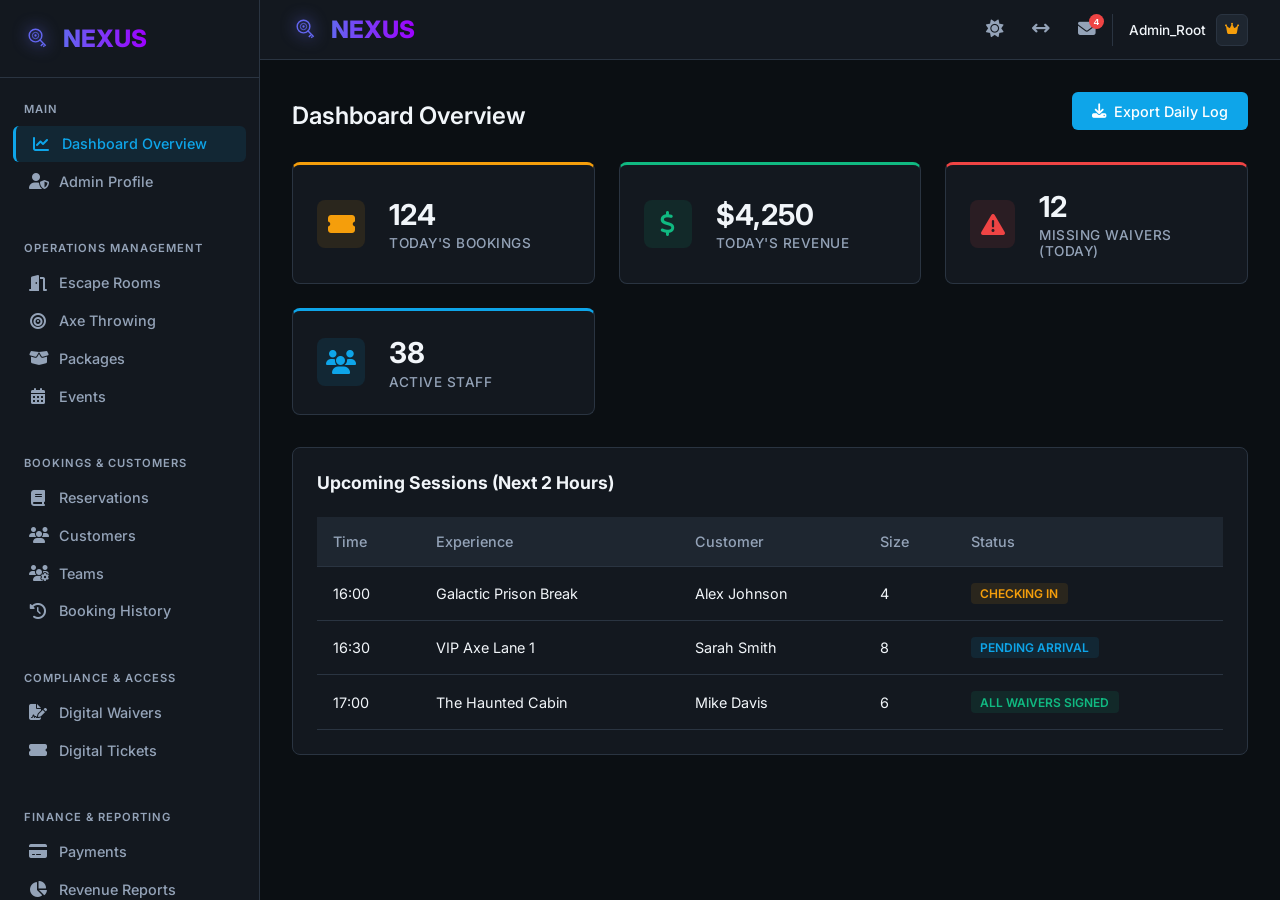
<file: admin_dashboard.html>
﻿<!DOCTYPE html>
<html lang="en" data-theme="admin-dark">
<head>
  <meta charset="UTF-8">
  <meta name="viewport" content="width=device-width, initial-scale=1.0, viewport-fit=cover">
  <title>Nexus Admin | Command Center</title>
  <meta name="description" content="Administration dashboard for Nexus Escape & Axe">
  <link href="https://fonts.googleapis.com/css2?family=Inter:wght@300;400;500;600;700&display=swap" rel="stylesheet">
  <link rel="stylesheet" href="https://cdnjs.cloudflare.com/ajax/libs/font-awesome/6.4.0/css/all.min.css">
  <style>
    /* ----- GLOBAL VARIABLES (Admin Command Center Theme) ----- */
    :root {
      --bg-color: #0b0f13;
      --surface-1: #13181f;
      --surface-2: #1e2630;
      
      --accent-blue: #0ea5e9;
      --accent-amber: #f59e0b;
      --accent-crimson: #ef4444;
      --accent-emerald: #10b981;
      --accent-purple: #8b5cf6;
      
      --text-main: #f1f5f9;
      --text-muted: #94a3b8;
      
      --border-color: #2a3441;
      
      --font-main: 'Inter', sans-serif;
      --transition: all 0.2s ease;
    }

    [data-theme="admin-light"] {
      --bg-color: #f1f5f9;
      --surface-1: #ffffff;
      --surface-2: #e2e8f0;
      --text-main: #0f172a;
      --text-muted: #475569;
      --border-color: #cbd5e1;
    }

    /* RTL Support */
    [dir="rtl"] .sidebar { left: auto; right: 0; border-right: none; border-left: 1px solid var(--border-color); }
    [dir="rtl"] .main-wrapper { margin-left: 0; margin-right: 260px; }
    @media (max-width: 992px) {
      [dir="rtl"] .sidebar { left: 0; right: auto; transform: translateX(-100%); border-left: none; border-right: 1px solid var(--border-color); }
      [dir="rtl"] .sidebar.open { transform: translateX(0); }
      [dir="rtl"] .main-wrapper { margin-right: 0; }
    }

    * { margin: 0; padding: 0; box-sizing: border-box; }

    body {
      font-family: var(--font-main);
      background-color: var(--bg-color);
      color: var(--text-main);
      min-height: 100vh;
      display: flex;
      overflow-x: hidden;
    }

    /* Scrollbar */
    ::-webkit-scrollbar { width: 6px; }
    ::-webkit-scrollbar-track { background: var(--bg-color); }
    ::-webkit-scrollbar-thumb { background: var(--surface-2); border-radius: 3px; }
    ::-webkit-scrollbar-thumb:hover { background: var(--accent-blue); }

    /* ========== SIDEBAR ========== */
    .sidebar {
      width: 260px;
      background: var(--surface-1);
      height: 100vh;
      position: fixed;
      left: 0;
      top: 0;
      display: flex;
      flex-direction: column;
      border-right: 1px solid var(--border-color);
      z-index: 100;
      transition: transform 0.2s ease, background-color 0.2s ease, border-color 0.2s ease;
      overflow-y: auto;
    }

    .brand {
      padding: 1.5rem;
      display: flex;
      align-items: center;
      gap: 12px;
      border-bottom: 1px solid var(--border-color);
      position: sticky;
      top: 0;
      background: var(--surface-1);
      z-index: 10;
    }

    .brand-icon {
      font-size: 1.5rem;
      color: var(--accent-amber);
    }

    .brand-name {
      font-size: 1.2rem;
      font-weight: 700;
      letter-spacing: 0.5px;
      color: var(--text-main);
    }

    .nav-section { padding: 1.5rem 0 0; }
    
    .nav-title {
      color: var(--text-muted);
      font-size: 0.7rem;
      text-transform: uppercase;
      letter-spacing: 1px;
      padding: 0 1.5rem 0.5rem;
      font-weight: 600;
    }

    .nav-list { list-style: none; padding-bottom: 1rem; }
    
    .nav-item { margin: 0.1rem 0.8rem; }
    
    .nav-link {
      display: flex;
      align-items: center;
      gap: 12px;
      padding: 0.6rem 1rem;
      color: var(--text-muted);
      text-decoration: none;
      font-size: 0.9rem;
      font-weight: 500;
      border-radius: 6px;
      transition: var(--transition);
    }

    .nav-link i { width: 18px; text-align: center; font-size: 1rem; }

    .nav-link:hover {
      color: var(--text-main);
      background: var(--surface-2);
    }

    .nav-link.active {
      background: rgba(14, 165, 233, 0.1);
      color: var(--accent-blue);
      border-left: 3px solid var(--accent-blue);
    }

    /* ========== MAIN CONTENT ========== */
    .main-wrapper {
      flex: 1;
      margin-left: 260px;
      display: flex;
      flex-direction: column;
      min-height: 100vh;
    }

    /* Top Bar */
    .topbar {
      height: 60px;
      background: var(--surface-1);
      border-bottom: 1px solid var(--border-color);
      display: flex;
      justify-content: space-between;
      align-items: center;
      padding: 0 2rem;
      position: sticky;
      top: 0;
      z-index: 50;
    }

    .mobile-toggle {
      display: none;
      background: none;
      border: none;
      color: var(--text-main);
      font-size: 1.2rem;
      cursor: pointer;
    }

    .user-actions {
      display: flex;
      align-items: center;
      gap: 1rem;
    }

    .action-btn {
      background: none;
      border: none;
      color: var(--text-muted);
      font-size: 1.1rem;
      cursor: pointer;
      transition: var(--transition);
      position: relative;
    }

    .action-btn:hover { color: var(--accent-blue); }

    .badge {
      position: absolute;
      top: -5px;
      right: -8px;
      background: var(--accent-crimson);
      color: #fff;
      font-size: 0.6rem;
      font-weight: 700;
      padding: 2px 5px;
      border-radius: 10px;
    }

    .admin-profile-btn {
      display: flex;
      align-items: center;
      gap: 10px;
      padding-left: 1rem;
      border-left: 1px solid var(--border-color);
      cursor: pointer;
    }

    .avatar {
      width: 32px;
      height: 32px;
      border-radius: 6px;
      background: var(--surface-2);
      border: 1px solid var(--border-color);
      display: flex;
      align-items: center;
      justify-content: center;
      font-size: 0.8rem;
      font-weight: 600;
      color: var(--accent-amber);
    }

    /* Content Area */
    .content-area {
      padding: 2rem;
      flex: 1;
      width: 100%;
    }

    .section-panel {
      display: none;
      animation: fadeIn 0.3s ease forwards;
    }

    .section-panel.active { display: block; }

    @keyframes fadeIn {
      from { opacity: 0; }
      to { opacity: 1; }
    }

    .section-header {
      margin-bottom: 2rem;
      display: flex;
      justify-content: space-between;
      align-items: flex-end; flex-wrap: wrap; gap: 1rem;
    }
    
    .section-title {
      font-size: 1.5rem;
      font-weight: 600;
      color: var(--text-main);
    }

    /* Dashboard Cards */
    .metric-grid {
      display: grid;
      grid-template-columns: repeat(auto-fit, minmax(240px, 1fr));
      gap: 1.5rem;
      margin-bottom: 2rem;
    }

    .metric-card {
      background: var(--surface-1);
      border: 1px solid var(--border-color);
      border-radius: 8px;
      padding: 1.5rem;
      display: flex;
      align-items: center;
      gap: 1.5rem;
      border-top: 3px solid transparent;
    }

    .metric-card.amber { border-top-color: var(--accent-amber); }
    .metric-card.blue { border-top-color: var(--accent-blue); }
    .metric-card.emerald { border-top-color: var(--accent-emerald); }
    .metric-card.purple { border-top-color: var(--accent-purple); }

    .metric-icon {
      width: 48px;
      height: 48px;
      border-radius: 8px;
      display: flex;
      align-items: center;
      justify-content: center;
      font-size: 1.5rem;
    }
    .metric-card.amber .metric-icon { background: rgba(245, 158, 11, 0.1); color: var(--accent-amber); }
    .metric-card.blue .metric-icon { background: rgba(14, 165, 233, 0.1); color: var(--accent-blue); }
    .metric-card.emerald .metric-icon { background: rgba(16, 185, 129, 0.1); color: var(--accent-emerald); }
    .metric-card.purple .metric-icon { background: rgba(139, 92, 246, 0.1); color: var(--accent-purple); }

    .metric-info h3 { font-size: 1.8rem; font-weight: 700; margin-bottom: 0.2rem; }
    .metric-info p { color: var(--text-muted); font-size: 0.85rem; font-weight: 500; text-transform: uppercase; letter-spacing: 0.5px;}

    /* Common Components */
    .card {
      background: var(--surface-1);
      border-radius: 8px;
      border: 1px solid var(--border-color);
      padding: 1.5rem;
      margin-bottom: 1.5rem;
    }

    .grid-2 { display: grid; grid-template-columns: 1fr 1fr; gap: 1.5rem; }
      @media (max-width: 768px) { .grid-2 { grid-template-columns: 1fr; } }

    /* Forms */
    .form-group { margin-bottom: 1.2rem; }
    .form-label {
      display: block;
      margin-bottom: 0.5rem;
      font-size: 0.85rem;
      font-weight: 500;
      color: var(--text-muted);
    }
    .form-control {
      width: 100%;
      padding: 0.8rem 1rem;
      border-radius: 6px;
      border: 1px solid var(--border-color);
      background: var(--surface-2);
      color: var(--text-main);
      font-family: inherit;
      font-size: 0.9rem;
    }
    .form-control:focus {
      outline: none;
      border-color: var(--accent-blue);
    }

    /* Buttons */
    .btn {
      display: inline-flex;
      align-items: center;
      justify-content: center;
      gap: 8px;
      padding: 0.6rem 1.2rem;
      border-radius: 6px;
      font-family: inherit;
      font-weight: 500;
      font-size: 0.9rem;
      cursor: pointer;
      border: 1px solid transparent;
      transition: var(--transition);
    }
    
    .btn-primary { background: var(--accent-blue); color: #fff; }
    .btn-primary:hover { background: #0284c7; }
    
    .btn-outline { background: transparent; border-color: var(--border-color); color: var(--text-main); }
    .btn-outline:hover { background: var(--surface-2); border-color: var(--accent-blue); color: var(--accent-blue); }
    
    .btn-danger { background: rgba(239, 68, 68, 0.1); color: var(--accent-crimson); border-color: rgba(239, 68, 68, 0.3); }
    .btn-danger:hover { background: var(--accent-crimson); color: #fff; }

    /* Tables */
    .table-container { overflow-x: auto; }
    .data-table { width: 100%; border-collapse: collapse; font-size: 0.9rem; }
    .data-table th {
      text-align: left;
      padding: 1rem;
      color: var(--text-muted);
      font-weight: 500;
      border-bottom: 1px solid var(--border-color);
      background: var(--surface-2);
    }
    .data-table td {
      padding: 1rem;
      border-bottom: 1px solid var(--border-color);
      color: var(--text-main);
    }
    .data-table tr:hover td { background: rgba(255,255,255,0.02); }

    .status-badge {
      display: inline-block;
      padding: 0.2rem 0.6rem;
      border-radius: 4px;
      font-size: 0.75rem;
      font-weight: 600;
      text-transform: uppercase;
    }
    .status-success { background: rgba(16, 185, 129, 0.1); color: var(--accent-emerald); }
    .status-warning { background: rgba(245, 158, 11, 0.1); color: var(--accent-amber); }
    .status-danger { background: rgba(239, 68, 68, 0.1); color: var(--accent-crimson); }
    .status-info { background: rgba(14, 165, 233, 0.1); color: var(--accent-blue); }

    /* Custom Admin Cards */
    .manage-card {
      display: flex;
      justify-content: space-between;
      align-items: center; flex-wrap: wrap; gap: 1rem;
      padding: 1.2rem;
      border: 1px solid var(--border-color);
      border-radius: 6px;
      background: var(--surface-2);
      margin-bottom: 1rem;
    }
    .manage-info h4 { margin-bottom: 0.3rem; font-size: 1rem; }
    .manage-info p { color: var(--text-muted); font-size: 0.85rem; }
    

    
    /* Responsive */
    @media (max-width: 992px) {
      .sidebar { left: auto; right: 0; transform: translateX(100%); border-right: none; border-left: 1px solid var(--border-color); }
      .sidebar.open { transform: translateX(0); }
      .main-wrapper { margin-left: 0; }
      .mobile-toggle { display: block; }
      .topbar .action-btn { width: 45px !important; margin: 0 !important; }
      .topbar .user-actions { gap: 0.5rem; }
      .topbar { padding: 0 1rem; }
      .navbar-logo span { display: none; }
      .admin-profile-btn span { display: none; }
    }
    .no-transition-global * { transition: none !important; }
  </style>
  <link rel="stylesheet" href="mobile.css">
  <link rel="icon" href="favicon.svg" type="image/svg+xml">
  <script>
    (function() {
      const isDark = localStorage.getItem('venue_theme_dark');
      const htmlEl = document.documentElement;
      let currentTheme = htmlEl.getAttribute('data-theme');
      const isAdmin = currentTheme && currentTheme.includes('admin');
      
      if (isDark === 'true') {
        htmlEl.setAttribute('data-theme', isAdmin ? 'admin-dark' : 'dark');
      } else if (isDark === 'false') {
        if (isAdmin) {
          htmlEl.setAttribute('data-theme', 'admin-light');
        } else if (currentTheme === 'dark' || currentTheme === 'light') {
          htmlEl.setAttribute('data-theme', 'light');
        } else {
          htmlEl.removeAttribute('data-theme');
        }
      }

      document.addEventListener('DOMContentLoaded', () => {
        document.body.addEventListener('click', (e) => {
          const toggleBtn = e.target.closest('#theme-toggle, #mobile-theme-toggle');
          if (toggleBtn) {
            setTimeout(() => {
              const theme = document.documentElement.getAttribute('data-theme');
              const darkActive = theme === 'dark' || theme === 'admin-dark';
              localStorage.setItem('venue_theme_dark', darkActive);
            }, 50);
          }
        });

        setTimeout(() => {
          const theme = document.documentElement.getAttribute('data-theme');
          const darkActive = theme === 'dark' || theme === 'admin-dark';
          
          const themeIcons = document.querySelectorAll('#theme-icon, #theme-toggle i, #mobile-theme-icon');
          themeIcons.forEach(icon => {
            if (darkActive) {
              icon.classList.remove('fa-moon');
              icon.classList.add('fa-sun');
            } else {
              icon.classList.remove('fa-sun');
              icon.classList.add('fa-moon');
            }
          });
        }, 100);
      });
    })();
  </script>


</head>
<body>

  <!-- SIDEBAR -->
  <aside class="sidebar" id="sidebar">
    <a href="index.html" class="brand" style="text-decoration: none; display: flex; align-items: center; gap: 10px;">
      <svg xmlns="http://www.w3.org/2000/svg" viewBox="0 0 100 100" class="brand-logo-svg" style="width: 1.8rem; height: 1.8rem; fill: currentColor; color: #6366f1; filter: drop-shadow(0 0 8px #6366f1); vertical-align: middle; display: inline-block;">
  <circle cx="40" cy="40" r="22" fill="none" stroke="currentColor" stroke-width="5" />
  <circle cx="40" cy="40" r="11" fill="none" stroke="currentColor" stroke-width="3" />
  <circle cx="40" cy="40" r="4" fill="currentColor" />
  <rect x="60" y="37.5" width="30" height="5" fill="currentColor" transform="rotate(45 40 40)" />
  <rect x="76" y="42.5" width="5" height="10" fill="currentColor" transform="rotate(45 40 40)" />
  <rect x="84" y="42.5" width="5" height="6" fill="currentColor" transform="rotate(45 40 40)" />
</svg>
      <span style="font-weight: 800; font-size: 1.5rem; background: linear-gradient(90deg, #6366f1, #9d00ff); -webkit-background-clip: text; -webkit-text-fill-color: transparent; text-transform: uppercase;">NEXUS</span>
    </a>

    <div class="nav-section">
      <div class="nav-title">Main</div>
      <ul class="nav-list">
        <li class="nav-item"><a href="#" class="nav-link active" data-target="dashboard-overview"><i class="fas fa-chart-line"></i> Dashboard Overview</a></li>
        <li class="nav-item"><a href="#" class="nav-link" data-target="admin-profile"><i class="fas fa-user-shield"></i> Admin Profile</a></li>
      </ul>
    </div>

    <div class="nav-section">
      <div class="nav-title">Operations Management</div>
      <ul class="nav-list">
        <li class="nav-item"><a href="#" class="nav-link" data-target="escape-mgmt"><i class="fas fa-door-open"></i> Escape Rooms</a></li>
        <li class="nav-item"><a href="#" class="nav-link" data-target="axe-mgmt"><i class="fas fa-bullseye"></i> Axe Throwing</a></li>
        <li class="nav-item"><a href="#" class="nav-link" data-target="package-mgmt"><i class="fas fa-box-open"></i> Packages</a></li>
        <li class="nav-item"><a href="#" class="nav-link" data-target="event-mgmt"><i class="fas fa-calendar-alt"></i> Events</a></li>
      </ul>
    </div>

    <div class="nav-section">
      <div class="nav-title">Bookings & Customers</div>
      <ul class="nav-list">
        <li class="nav-item"><a href="#" class="nav-link" data-target="reservation-mgmt"><i class="fas fa-book"></i> Reservations</a></li>
        <li class="nav-item"><a href="#" class="nav-link" data-target="customer-mgmt"><i class="fas fa-users"></i> Customers</a></li>
        <li class="nav-item"><a href="#" class="nav-link" data-target="team-mgmt"><i class="fas fa-users-cog"></i> Teams</a></li>
        <li class="nav-item"><a href="#" class="nav-link" data-target="booking-history"><i class="fas fa-history"></i> Booking History</a></li>
      </ul>
    </div>

    <div class="nav-section">
      <div class="nav-title">Compliance & Access</div>
      <ul class="nav-list">
        <li class="nav-item"><a href="#" class="nav-link" data-target="waiver-mgmt"><i class="fas fa-file-signature"></i> Digital Waivers</a></li>
        <li class="nav-item"><a href="#" class="nav-link" data-target="ticket-mgmt"><i class="fas fa-ticket-alt"></i> Digital Tickets</a></li>
      </ul>
    </div>

    <div class="nav-section">
      <div class="nav-title">Finance & Reporting</div>
      <ul class="nav-list">
        <li class="nav-item"><a href="#" class="nav-link" data-target="payment-mgmt"><i class="fas fa-credit-card"></i> Payments</a></li>
        <li class="nav-item"><a href="#" class="nav-link" data-target="revenue-reports"><i class="fas fa-chart-pie"></i> Revenue Reports</a></li>
      </ul>
    </div>

    <div class="nav-section">
      <div class="nav-title">System</div>
      <ul class="nav-list">
        <li class="nav-item"><a href="#" class="nav-link" data-target="notifications"><i class="fas fa-bell"></i> Notifications</a></li>
        <li class="nav-item"><a href="#" class="nav-link" data-target="settings"><i class="fas fa-cog"></i> Settings</a></li>
        <li class="nav-item"><a href="login.html" class="nav-link" style="color: #ef4444;"><i class="fas fa-sign-out-alt"></i> Logout</a></li>
      </ul>
    </div>
  </aside>

  <!-- MAIN WRAPPER -->
  <div class="main-wrapper">
    <!-- Top Bar -->
    <header class="topbar">
      <!-- Navbar Logo -->
      <a href="index.html" class="navbar-logo" style="display: flex; align-items: center; gap: 10px; text-decoration: none;">
        <svg xmlns="http://www.w3.org/2000/svg" viewBox="0 0 100 100" class="brand-logo-svg" style="width: 1.8rem; height: 1.8rem; fill: currentColor; color: #6366f1; filter: drop-shadow(0 0 8px #6366f1); vertical-align: middle; display: inline-block;">
  <circle cx="40" cy="40" r="22" fill="none" stroke="currentColor" stroke-width="5" />
  <circle cx="40" cy="40" r="11" fill="none" stroke="currentColor" stroke-width="3" />
  <circle cx="40" cy="40" r="4" fill="currentColor" />
  <rect x="60" y="37.5" width="30" height="5" fill="currentColor" transform="rotate(45 40 40)" />
  <rect x="76" y="42.5" width="5" height="10" fill="currentColor" transform="rotate(45 40 40)" />
  <rect x="84" y="42.5" width="5" height="6" fill="currentColor" transform="rotate(45 40 40)" />
</svg>
        <span style="font-weight: 800; font-size: 1.5rem; background: linear-gradient(90deg, #6366f1, #9d00ff); -webkit-background-clip: text; -webkit-text-fill-color: transparent; text-transform: uppercase;">NEXUS</span>
      </a>

      <div style="flex: 1;"></div>
      <div class="user-actions">
        <!-- Theme & RTL Buttons -->
        <button class="action-btn icon-btn" id="theme-toggle" title="Toggle Theme" style="margin-right: 12px;"><i class="fas fa-sun" id="theme-icon"></i></button>
        <button class="action-btn icon-btn" id="rtl-toggle" title="Toggle RTL" style="margin-right: 12px;"><i class="fas fa-arrows-left-right"></i></button>

        <button class="action-btn icon-btn" onclick="document.querySelector('[data-target=\'notifications\']').click()">
          <i class="fas fa-envelope"></i><span class="badge">4</span>
        </button>
        <div class="admin-profile-btn" onclick="document.querySelector('[data-target=\'admin-profile\']').click()">
          <span style="font-size: 0.85rem; font-weight: 500;">Admin_Root</span>
          <div class="avatar"><i class="fas fa-crown"></i></div>
        </div>
      </div>
      <button class="mobile-toggle hamburger" id="mobile-toggle" style="margin-inline-start: 1rem;"><i class="fas fa-bars"></i></button>
    </header>

    <!-- CONTENT AREA -->
    <main class="content-area">

      <!-- 1. DASHBOARD OVERVIEW -->
      <section id="dashboard-overview" class="section-panel active">
        <div class="section-header">
          <h1 class="section-title">Dashboard Overview</h1>
          <button class="btn btn-primary"><i class="fas fa-download"></i> Export Daily Log</button>
        </div>
        
        <div class="metric-grid">
          <div class="metric-card amber">
            <div class="metric-icon"><i class="fas fa-ticket-alt"></i></div>
            <div class="metric-info">
              <h3>124</h3>
              <p>Today's Bookings</p>
            </div>
          </div>
          <div class="metric-card emerald">
            <div class="metric-icon"><i class="fas fa-dollar-sign"></i></div>
            <div class="metric-info">
              <h3>$4,250</h3>
              <p>Today's Revenue</p>
            </div>
          </div>
          <div class="metric-card crimson" style="border-top-color: var(--accent-crimson);">
            <div class="metric-icon" style="background: rgba(239,68,68,0.1); color: var(--accent-crimson);"><i class="fas fa-exclamation-triangle"></i></div>
            <div class="metric-info">
              <h3 style="color: var(--text-main);">12</h3>
              <p>Missing Waivers (Today)</p>
            </div>
          </div>
          <div class="metric-card blue">
            <div class="metric-icon"><i class="fas fa-users"></i></div>
            <div class="metric-info">
              <h3>38</h3>
              <p>Active Staff</p>
            </div>
          </div>
        </div>

        <div class="card">
          <h3 style="margin-bottom: 1.5rem; font-size: 1.1rem; color: var(--text-main);">Upcoming Sessions (Next 2 Hours)</h3>
          <div class="table-container">
          <table class="data-table">
            <thead>
              <tr>
                <th>Time</th>
                <th>Experience</th>
                <th>Customer</th>
                <th>Size</th>
                <th>Status</th>
              </tr>
            </thead>
            <tbody>
              <tr>
                <td>16:00</td>
                <td>Galactic Prison Break</td>
                <td>Alex Johnson</td>
                <td>4</td>
                <td><span class="status-badge status-warning">Checking In</span></td>
              </tr>
              <tr>
                <td>16:30</td>
                <td>VIP Axe Lane 1</td>
                <td>Sarah Smith</td>
                <td>8</td>
                <td><span class="status-badge status-info">Pending Arrival</span></td>
              </tr>
              <tr>
                <td>17:00</td>
                <td>The Haunted Cabin</td>
                <td>Mike Davis</td>
                <td>6</td>
                <td><span class="status-badge status-success">All Waivers Signed</span></td>
              </tr>
            </tbody>
          </table>
          </div>
        </div>
      </section>

      <!-- 2. ADMIN PROFILE -->
      <section id="admin-profile" class="section-panel">
        <div class="section-header">
          <h1 class="section-title">Admin Profile</h1>
        </div>
        <div class="card">
          <div class="grid-2">
            <div class="form-group">
              <label class="form-label">Username</label>
              <input type="text" class="form-control" value="Admin_Root" disabled>
            </div>
            <div class="form-group">
              <label class="form-label">Role Level</label>
              <input type="text" class="form-control" value="Super Administrator" disabled>
            </div>
            <div class="form-group">
              <label class="form-label">Email</label>
              <input type="email" class="form-control" value="root@nexusescape.com">
            </div>
            <div class="form-group">
              <label class="form-label">Phone</label>
              <input type="tel" class="form-control" value="(555) 000-0001">
            </div>
          </div>
          <button class="btn btn-primary" style="margin-top: 1rem;">Update Profile</button>
        </div>
      </section>

      <!-- 3. ESCAPE ROOM MANAGEMENT -->
      <section id="escape-mgmt" class="section-panel">
        <div class="section-header">
          <h1 class="section-title">Escape Room Management</h1>
          <button class="btn btn-primary"><i class="fas fa-plus"></i> Add New Room</button>
        </div>
        <div class="card">
          <div class="manage-card">
            <div class="manage-info">
              <h4>Galactic Prison Break</h4>
              <p>Capacity: 2-6 | Base Price: $35/pp | Status: <span class="status-badge status-success">Operational</span></p>
            </div>
            <div style="display:flex; gap:10px;">
              <button class="btn btn-outline">Edit</button>
              <button class="btn btn-danger">Take Offline</button>
            </div>
          </div>
          <div class="manage-card">
            <div class="manage-info">
              <h4>The Haunted Cabin</h4>
              <p>Capacity: 2-8 | Base Price: $35/pp | Status: <span class="status-badge status-warning">Maintenance Required</span></p>
            </div>
            <div style="display:flex; gap:10px;">
              <button class="btn btn-outline">Edit</button>
              <button class="btn btn-danger">Take Offline</button>
            </div>
          </div>
        </div>
      </section>

      <!-- 4. AXE THROWING LANE MANAGEMENT -->
      <section id="axe-mgmt" class="section-panel">
        <div class="section-header">
          <h1 class="section-title">Axe Throwing Lane Management</h1>
        </div>
        <div class="card">
          <div class="table-container">
          <table class="data-table">
            <thead>
              <tr>
                <th>Lane ID</th>
                <th>Type</th>
                <th>Current Status</th>
                <th>Next Booking</th>
                <th>Action</th>
              </tr>
            </thead>
            <tbody>
              <tr>
                <td>Lane 01</td>
                <td>Standard</td>
                <td><span class="status-badge status-success">Available</span></td>
                <td>18:00 (J. Doe)</td>
                <td><button class="btn btn-outline" style="padding:0.3rem 0.6rem;">Manage</button></td>
              </tr>
              <tr>
                <td>Lane 02</td>
                <td>Standard</td>
                <td><span class="status-badge status-danger">In Use</span></td>
                <td>19:00 (M. Smith)</td>
                <td><button class="btn btn-outline" style="padding:0.3rem 0.6rem;">Manage</button></td>
              </tr>
              <tr>
                <td>Lane 03 (VIP)</td>
                <td>Premium</td>
                <td><span class="status-badge status-warning">Cleaning</span></td>
                <td>17:30 (A. Johnson)</td>
                <td><button class="btn btn-outline" style="padding:0.3rem 0.6rem;">Manage</button></td>
              </tr>
            </tbody>
          </table>
          </div>
        </div>
      </section>

      <!-- 5. PACKAGE MANAGEMENT -->
      <section id="package-mgmt" class="section-panel">
        <div class="section-header">
          <h1 class="section-title">Package Management</h1>
          <button class="btn btn-primary"><i class="fas fa-plus"></i> Create Package</button>
        </div>
        <div class="card">
          <div class="manage-card">
            <div class="manage-info">
              <h4>The Adrenaline Junkie Combo</h4>
              <p>1hr Escape + 1hr Axe | Price: $60/pp | Active Sales: 45 this week</p>
            </div>
            <button class="btn btn-outline">Edit Details</button>
          </div>
        </div>
      </section>

      <!-- 6. EVENT MANAGEMENT -->
      <section id="event-mgmt" class="section-panel">
        <div class="section-header">
          <h1 class="section-title">Event & Quote Management</h1>
        </div>
        <div class="card table-container">
          <div class="table-container">
          <table class="data-table">
            <thead>
              <tr>
                <th>Req Date</th>
                <th>Client</th>
                <th>Event Type</th>
                <th>Guest Count</th>
                <th>Status</th>
                <th>Action</th>
              </tr>
            </thead>
            <tbody>
              <tr>
                <td>Oct 13, 2026</td>
                <td>TechCorp Inc.</td>
                <td>Corporate Team Building</td>
                <td>45</td>
                <td><span class="status-badge status-warning">Pending Quote</span></td>
                <td><button class="btn btn-primary" style="padding:0.3rem 0.6rem;">Draft Quote</button></td>
              </tr>
            </tbody>
          </table>
          </div>
        </div>
      </section>

      <!-- 7. RESERVATION MANAGEMENT -->
      <section id="reservation-mgmt" class="section-panel">
        <div class="section-header">
          <h1 class="section-title">Reservation Management</h1>
          <div style="display:flex; gap:10px;">
            <input type="text" class="form-control" placeholder="Search booking ID..." style="width: 250px;">
            <button class="btn btn-primary"><i class="fas fa-search"></i></button>
          </div>
        </div>
        <div class="card table-container">
          <div class="table-container">
          <table class="data-table">
            <thead>
              <tr>
                <th>ID</th>
                <th>Customer</th>
                <th>Experience</th>
                <th>Date/Time</th>
                <th>Status</th>
                <th>Action</th>
              </tr>
            </thead>
            <tbody>
              <tr>
                <td>#RES-9942</td>
                <td>Jordan Doe</td>
                <td>Galactic Prison</td>
                <td>Oct 24, 19:00</td>
                <td><span class="status-badge status-success">Confirmed</span></td>
                <td><button class="btn btn-outline" style="padding:0.3rem 0.6rem;">Details</button></td>
              </tr>
              <tr>
                <td>#RES-9943</td>
                <td>Alex Smith</td>
                <td>Axe Lane 2</td>
                <td>Oct 24, 20:00</td>
                <td><span class="status-badge status-danger">Unpaid</span></td>
                <td><button class="btn btn-outline" style="padding:0.3rem 0.6rem;">Details</button></td>
              </tr>
            </tbody>
          </table>
          </div>
        </div>
      </section>

      <!-- 8. CUSTOMER MANAGEMENT -->
      <section id="customer-mgmt" class="section-panel">
        <div class="section-header">
          <h1 class="section-title">Customer Database</h1>
          <button class="btn btn-outline"><i class="fas fa-file-export"></i> Export CSV</button>
        </div>
        <div class="card table-container">
          <div class="table-container">
          <table class="data-table">
            <thead>
              <tr>
                <th>Name</th>
                <th>Email</th>
                <th>Total Bookings</th>
                <th>Lifetime Value</th>
                <th>Action</th>
              </tr>
            </thead>
            <tbody>
              <tr>
                <td>Jordan Doe</td>
                <td>jordan@example.com</td>
                <td>5</td>
                <td>$450.00</td>
                <td><button class="btn btn-outline" style="padding:0.3rem 0.6rem;">View Profile</button></td>
              </tr>
              <tr>
                <td>Sarah Connor</td>
                <td>sarah@example.com</td>
                <td>12</td>
                <td>$1,200.00</td>
                <td><button class="btn btn-outline" style="padding:0.3rem 0.6rem;">View Profile</button></td>
              </tr>
            </tbody>
          </table>
          </div>
        </div>
      </section>

      <!-- 9. TEAM MANAGEMENT (Bookings) -->
      <section id="team-mgmt" class="section-panel">
        <div class="section-header">
          <h1 class="section-title">Customer Team Rosters</h1>
          <p style="color: var(--text-muted);">View and manage team rosters for upcoming reservations.</p>
        </div>
        <div class="card">
          <div class="manage-card">
            <div class="manage-info">
              <h4>#RES-9942 (Galactic Prison)</h4>
              <p>Captain: Jordan Doe | 4/4 Members Joined | All Waivers Signed</p>
            </div>
            <button class="btn btn-outline">View Roster</button>
          </div>
          <div class="manage-card" style="border-left: 3px solid var(--accent-crimson);">
            <div class="manage-info">
              <h4>#RES-9943 (Axe Lane 2)</h4>
              <p>Captain: Alex Smith | 2/6 Members Joined | 4 Waivers Missing</p>
            </div>
            <button class="btn btn-outline">Manage / Remind</button>
          </div>
        </div>
      </section>

      <!-- 10. BOOKING HISTORY -->
      <section id="booking-history" class="section-panel">
        <div class="section-header">
          <h1 class="section-title">Global Booking History</h1>
        </div>
        <div class="card">
          <p style="color: var(--text-muted); margin-bottom: 1rem;">Filter historical records for compliance and audits.</p>
          <div class="grid-2">
            <input type="date" class="form-control">
            <input type="date" class="form-control">
          </div>
          <button class="btn btn-primary" style="margin-top:1rem;">Generate Report</button>
        </div>
      </section>

      <!-- 11. DIGITAL WAIVER MANAGEMENT -->
      <section id="waiver-mgmt" class="section-panel">
        <div class="section-header">
          <h1 class="section-title">Digital Waiver Compliance</h1>
        </div>
        <div class="card table-container">
          <h3 style="margin-bottom: 1rem; color: var(--text-main); font-size: 1.1rem;">Recent Submissions</h3>
          <div class="table-container">
          <table class="data-table">
            <thead>
              <tr>
                <th>Date Signed</th>
                <th>Customer Name</th>
                <th>Associated Booking</th>
                <th>Status</th>
                <th>PDF</th>
              </tr>
            </thead>
            <tbody>
              <tr>
                <td>Oct 13, 2026</td>
                <td>Emily Blunt</td>
                <td>#RES-9942</td>
                <td><span class="status-badge status-success">Valid</span></td>
                <td><button class="btn btn-outline" style="padding:0.2rem 0.5rem;"><i class="fas fa-file-pdf"></i></button></td>
              </tr>
            </tbody>
          </table>
          </div>
        </div>
      </section>

      <!-- 12. DIGITAL TICKET MANAGEMENT -->
      <section id="ticket-mgmt" class="section-panel">
        <div class="section-header">
          <h1 class="section-title">Digital Ticket Scanner Dashboard</h1>
        </div>
        <div class="grid-2">
          <div class="card" style="text-align: center; padding: 3rem;">
            <i class="fas fa-qrcode" style="font-size: 4rem; color: var(--text-muted); margin-bottom: 1rem;"></i>
            <h3 style="margin-bottom: 1rem; color: var(--text-main);">Manual Override</h3>
            <input type="text" class="form-control" placeholder="Enter Ticket ID manually" style="text-align: center; margin-bottom: 1rem;">
            <button class="btn btn-primary" style="width: 100%;">Verify Ticket</button>
          </div>
          <div class="card">
            <h3 style="margin-bottom: 1rem; color: var(--text-main);">Recent Scans</h3>
            <ul style="list-style:none;">
              <li style="padding: 1rem; border-bottom: 1px solid var(--border-color); display:flex; justify-content: space-between; align-items: center; gap: 1rem;">
                <span style="word-break: break-all;">TKT-8942</span>
                <span class="status-badge status-success" style="white-space: nowrap; text-align: center;">Admitted</span>
              </li>
              <li style="padding: 1rem; border-bottom: 1px solid var(--border-color); display:flex; justify-content: space-between; align-items: center; gap: 1rem;">
                <span style="word-break: break-all;">TKT-9911</span>
                <span class="status-badge status-danger" style="white-space: nowrap; text-align: center;">Invalid (Used)</span>
              </li>
            </ul>
          </div>
        </div>
      </section>

      <!-- 13. PAYMENT MANAGEMENT -->
      <section id="payment-mgmt" class="section-panel">
        <div class="section-header">
          <h1 class="section-title">Payment Management</h1>
          <button class="btn btn-outline">Process Refund</button>
        </div>
        <div class="card table-container">
          <div class="table-container">
          <table class="data-table">
            <thead>
              <tr>
                <th>Transaction ID</th>
                <th>Customer</th>
                <th>Amount</th>
                <th>Gateway</th>
                <th>Status</th>
              </tr>
            </thead>
            <tbody>
              <tr>
                <td>TXN-A1B2C3D4</td>
                <td>Jordan Doe</td>
                <td>$140.00</td>
                <td>Stripe</td>
                <td><span class="status-badge status-success">Succeeded</span></td>
              </tr>
              <tr>
                <td>TXN-E5F6G7H8</td>
                <td>Alex Smith</td>
                <td>$35.00</td>
                <td>PayPal</td>
                <td><span class="status-badge status-warning">Pending</span></td>
              </tr>
            </tbody>
          </table>
          </div>
        </div>
      </section>

      <!-- 14. REVENUE REPORTS -->
      <section id="revenue-reports" class="section-panel">
        <div class="section-header">
          <h1 class="section-title">Revenue Reports</h1>
        </div>
        <div class="card">
          <div style="height: 300px; width: 100%; border: 1px dashed var(--border-color); display: flex; align-items: center; justify-content: center; border-radius: 8px; margin-bottom: 1.5rem; background: var(--surface-2);">
            <p style="color: var(--text-muted); text-align: center; width: 100%; padding: 0 1rem;"><i class="fas fa-chart-bar" style="display: block; margin: 0 auto 0.5rem; font-size: 2rem;"></i> [ Interactive Chart Widget Placeholder ]</p>
          </div>
          <div class="grid-2">
            <div class="metric-card">
              <div class="metric-info">
                <h3>$42,500</h3>
                <p>MTD Revenue</p>
              </div>
            </div>
            <div class="metric-card">
              <div class="metric-info">
                <h3>+15%</h3>
                <p>Growth vs Last</p>
              </div>
            </div>
          </div>
        </div>
      </section>

      <!-- 15. NOTIFICATIONS -->
      <section id="notifications" class="section-panel">
        <div class="section-header">
          <h1 class="section-title">System Notifications</h1>
        </div>
        <div class="card">
          <div style="padding: 1rem; border-left: 3px solid var(--accent-crimson); background: var(--surface-2); margin-bottom: 1rem;">
            <h4 style="margin-bottom: 0.3rem; color: var(--text-main);">System Alert: Payment Gateway</h4>
            <p style="color: var(--text-muted); font-size: 0.85rem;">Stripe API latency detected. 2 payments currently queued.</p>
            <p style="font-size: 0.75rem; color: var(--text-muted); margin-top: 0.5rem;">10 mins ago</p>
          </div>
          <div style="padding: 1rem; border-left: 3px solid var(--accent-amber); background: var(--surface-2); margin-bottom: 1rem;">
            <h4 style="margin-bottom: 0.3rem; color: var(--text-main);">Operational Alert: Haunted Cabin</h4>
            <p style="color: var(--text-muted); font-size: 0.85rem;">Sensor #4 in Room B reported offline.</p>
            <p style="font-size: 0.75rem; color: var(--text-muted); margin-top: 0.5rem;">1 hr ago</p>
          </div>
        </div>
      </section>

      <!-- 16. SETTINGS -->
      <section id="settings" class="section-panel">
        <div class="section-header">
          <h1 class="section-title">System Settings</h1>
        </div>
        <div class="card">
          <h3 style="margin-bottom: 1rem; color: var(--text-main);">Facility Operating Hours</h3>
          <div class="grid-2" style="margin-bottom: 2rem;">
            <div class="form-group">
              <label class="form-label">Opening Time</label>
              <input type="time" class="form-control" value="12:00">
            </div>
            <div class="form-group">
              <label class="form-label">Closing Time</label>
              <input type="time" class="form-control" value="23:00">
            </div>
          </div>
          
          <h3 style="margin-bottom: 1rem; color: var(--text-main); border-top: 1px solid var(--border-color); padding-top: 1.5rem;">Access Control</h3>
          <button class="btn btn-outline" style="margin-bottom: 1rem;"><i class="fas fa-users-cog"></i> Manage Staff Roles</button>
          <br>
          <button class="btn btn-outline"><i class="fas fa-key"></i> API Keys & Integrations</button>
        </div>
      </section>

    </main>
  </div>

  <script>
    // Tab switching logic
    const navLinks = document.querySelectorAll('.nav-link');
    const panels = document.querySelectorAll('.section-panel');

    navLinks.forEach(link => {
      link.addEventListener('click', (e) => {
        const targetId = link.getAttribute('data-target');
        if (!targetId) return;
        
        e.preventDefault();
        
        // Remove active class from all links and panels
        navLinks.forEach(l => l.classList.remove('active'));
        panels.forEach(p => p.classList.remove('active'));
        
        // Add active class to clicked link
        link.classList.add('active');
        
        // Show corresponding panel
        const targetId = link.getAttribute('data-target');
        const targetPanel = document.getElementById(targetId);
        if (targetPanel) {
          targetPanel.classList.add('active');
        }

        // On mobile, close sidebar after click
        if (window.innerWidth <= 992) {
          document.getElementById('sidebar').classList.remove('open');
        }
      });
    });

    // Mobile toggle
    document.getElementById('mobile-toggle').addEventListener('click', () => {
      document.getElementById('sidebar').classList.toggle('open');
    });

    // Theme toggle
    document.getElementById('theme-toggle').addEventListener('click', () => {
      const html = document.documentElement;
      const themeIcon = document.getElementById('theme-icon');
      if (html.getAttribute('data-theme') === 'admin-dark') {
        html.setAttribute('data-theme', 'admin-light');
        if (themeIcon) themeIcon.className = 'fas fa-moon';
      } else {
        html.setAttribute('data-theme', 'admin-dark');
        if (themeIcon) themeIcon.className = 'fas fa-sun';
      }
    });

    // RTL toggle
    document.getElementById('rtl-toggle').addEventListener('click', () => {
      document.body.classList.add('no-transition-global');
      const html = document.documentElement;
      if (html.getAttribute('dir') === 'rtl') {
        html.removeAttribute('dir');
      } else {
        html.setAttribute('dir', 'rtl');
      }
      void document.body.offsetHeight; // Force reflow
      setTimeout(() => {
        document.body.classList.remove('no-transition-global');
      }, 50);
    });
  </script>
</body>
</html>
</file>
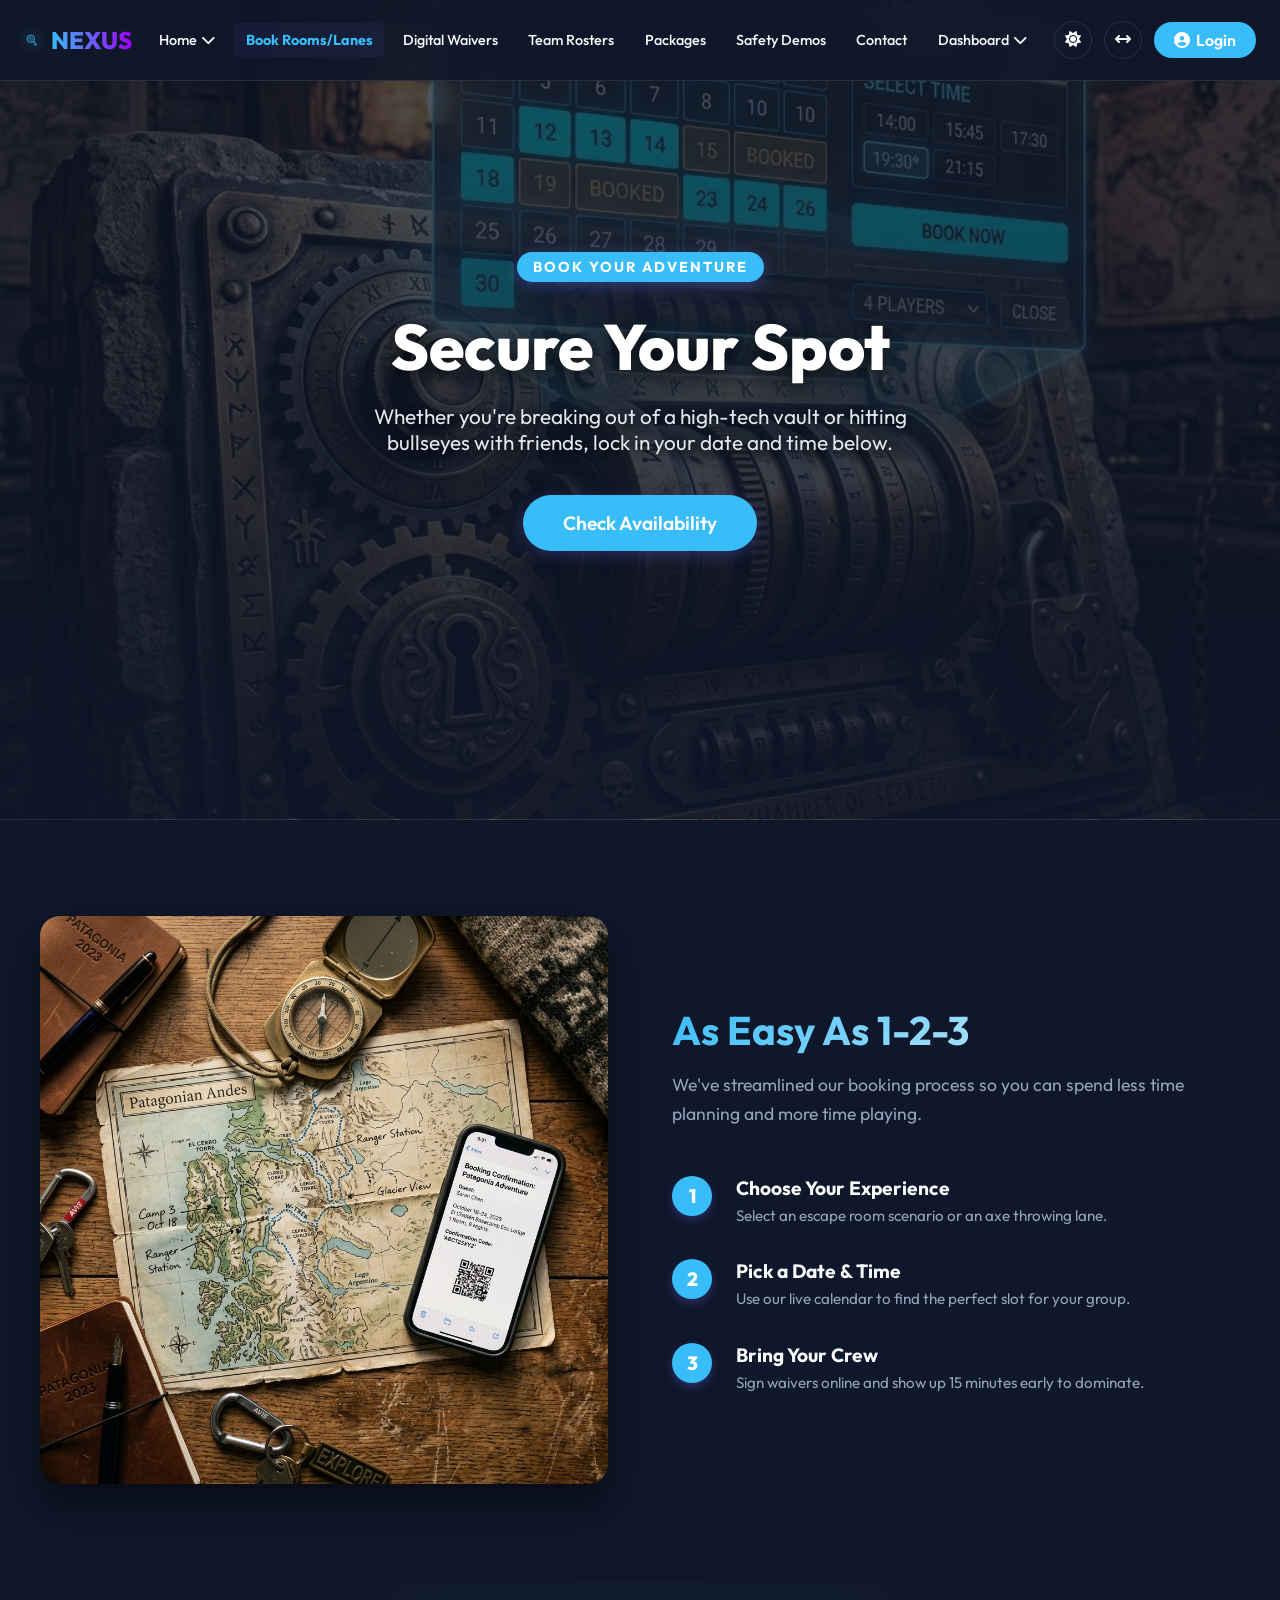
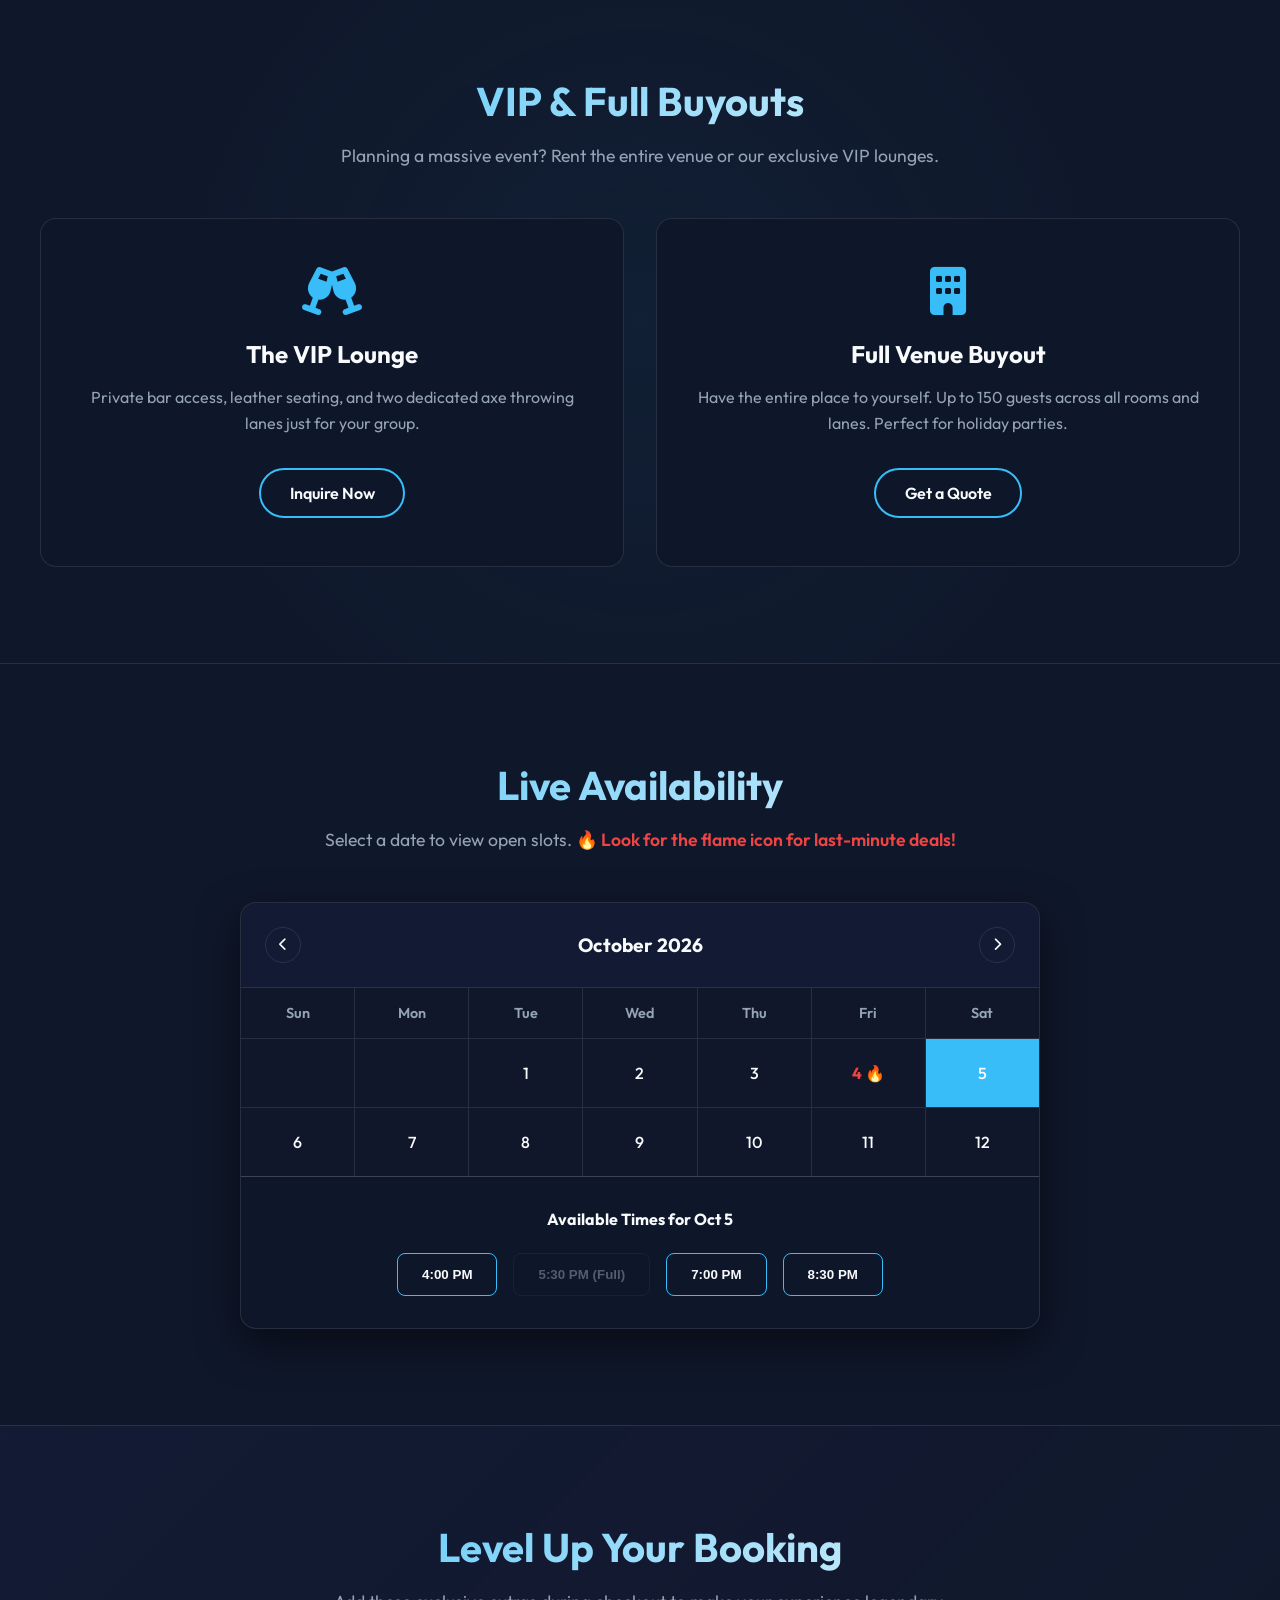
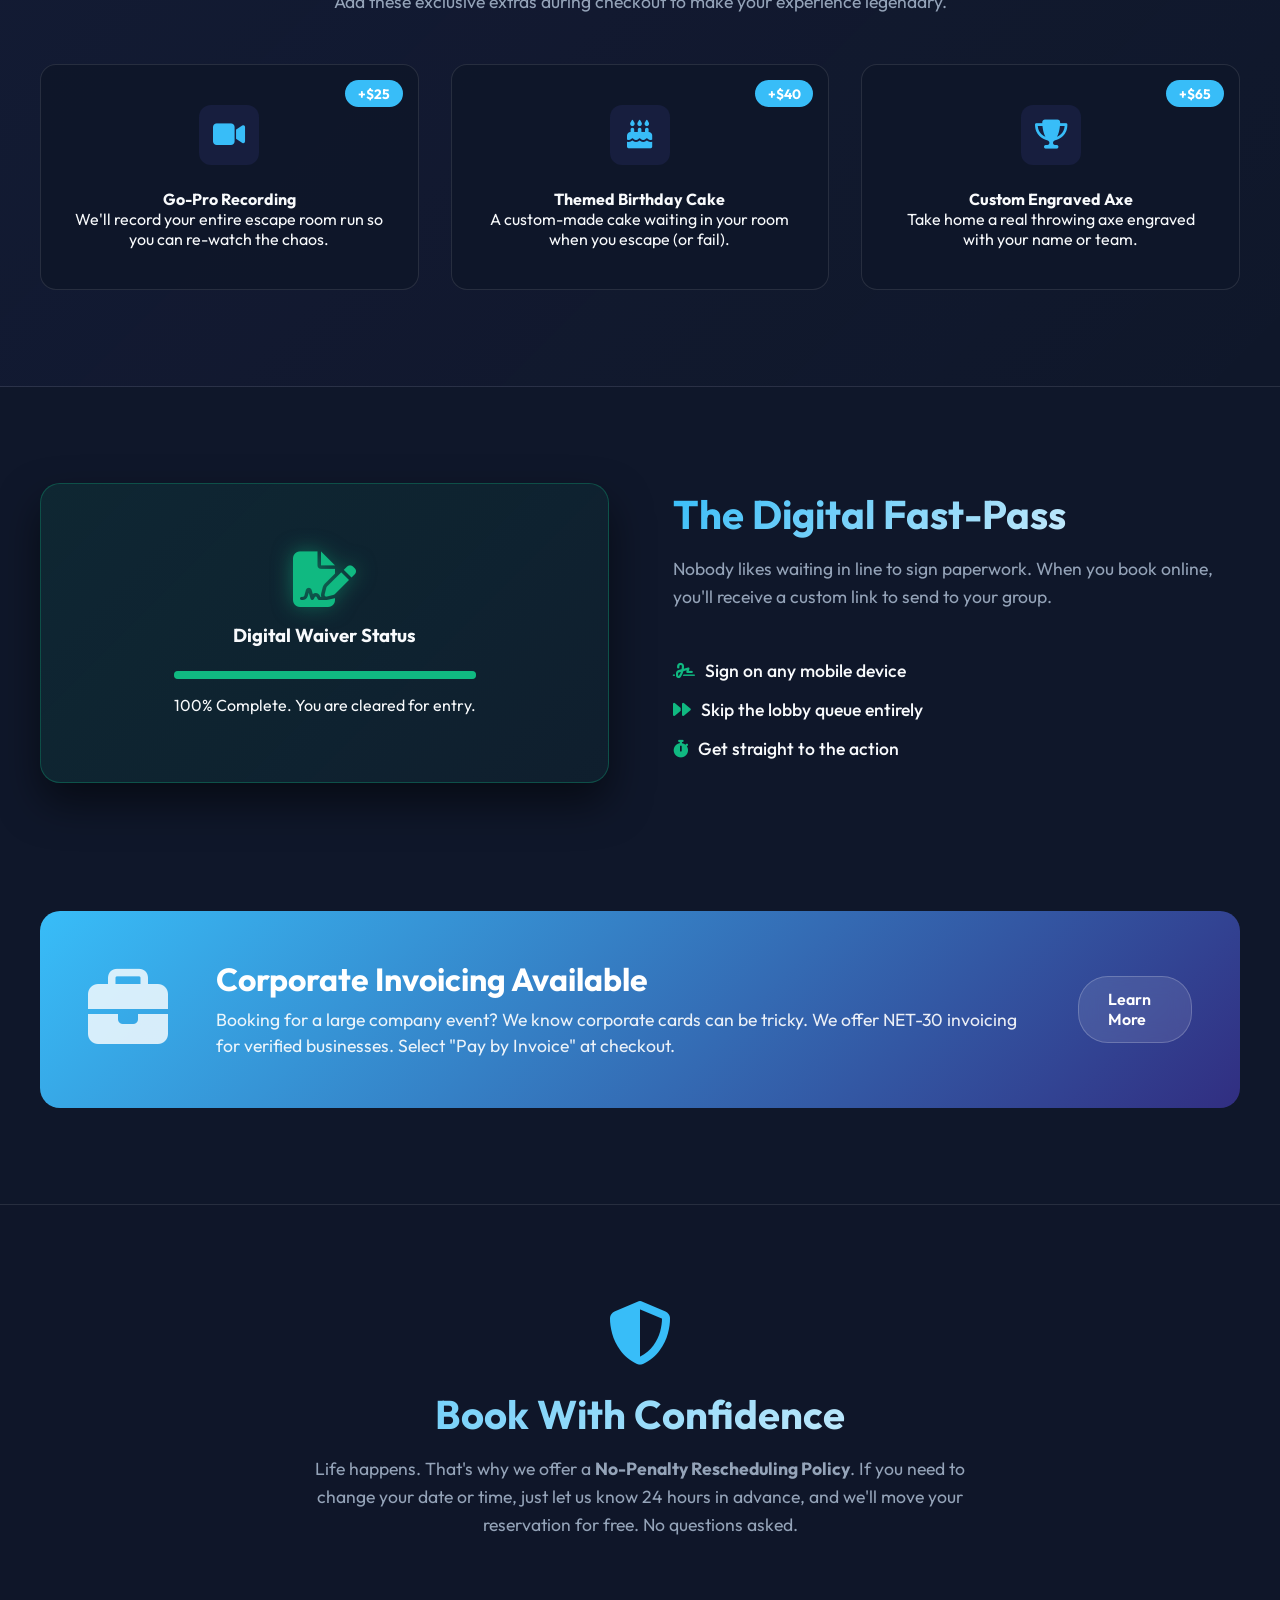
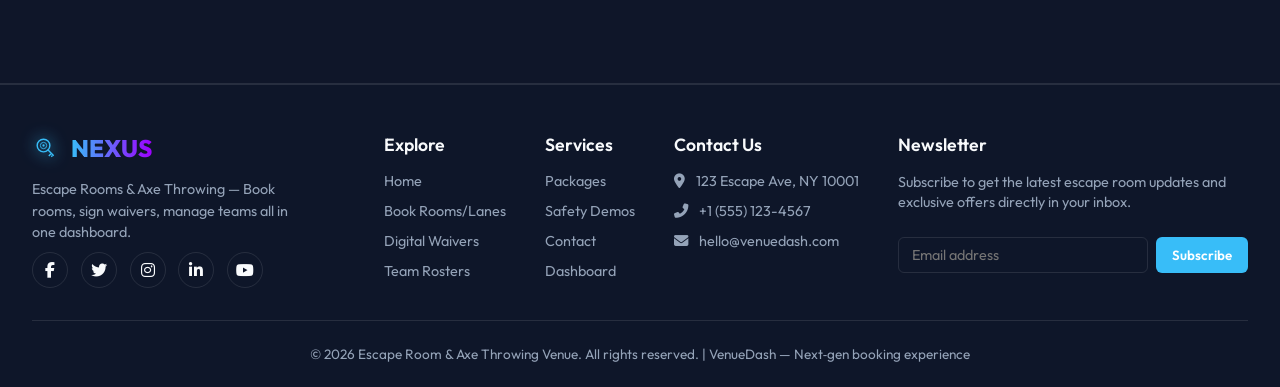
<file: book_rooms.html>
﻿<!DOCTYPE html>
<html lang="en" data-theme="dark">
<head>
  <meta charset="UTF-8">
  <meta name="viewport" content="width=device-width, initial-scale=1.0, viewport-fit=cover">
  <title>Escape Room & Axe Throwing | VenueDash</title>
  <meta name="description" content="Dashboard for booking rooms, digital waivers, team rosters & safety demos.">
  <link href="https://fonts.googleapis.com/css2?family=Outfit:wght@300;400;500;600;700;800&display=swap" rel="stylesheet">
  <link rel="stylesheet" href="https://cdnjs.cloudflare.com/ajax/libs/font-awesome/6.4.0/css/all.min.css">
  <style>
    /* ----- GLOBAL VARIABLES (Light / Dark) ----- */
    :root {
      --bg-color: #f8fafc;
      --nav-bg: rgba(255, 255, 255, 0.85);
      --text-primary: #0f172a;
      --text-secondary: #475569;
      --accent-color: #6366f1;
      --accent-hover: #4f46e5;
      --border-color: rgba(0, 0, 0, 0.1);
      --dropdown-bg: rgba(255, 255, 255, 0.95);
      --shadow-color: rgba(0, 0, 0, 0.1);
      --transition: all 0.3s ease;
    }

    [data-theme="dark"] {
      --bg-color: #0f172a;
      --nav-bg: rgba(15, 23, 42, 0.85);
      --text-primary: #f8fafc;
      --text-secondary: #94a3b8;
      --accent-color: #38bdf8;
      --accent-hover: #0ea5e9;
      --border-color: rgba(255, 255, 255, 0.1);
      --dropdown-bg: rgba(15, 23, 42, 0.95);
      --shadow-color: rgba(0, 0, 0, 0.5);
    }

    * {
      margin: 0;
      padding: 0;
      box-sizing: border-box;
    }

    body {
      font-family: 'Outfit', sans-serif;
      background-color: var(--bg-color);
      color: var(--text-primary);
      min-height: 100vh;
      display: flex;
      flex-direction: column;
      overflow-x: hidden;
    }

    /* Navbar */
    .navbar {
      position: fixed;
      top: 0;
      left: 0;
      width: 100%;
      background: var(--nav-bg);
      backdrop-filter: blur(12px);
      border-bottom: 1px solid var(--border-color);
      z-index: 1000;
      padding: 0 1.5rem;
      transition: var(--transition);
    }

    .nav-container {
      max-width: 1600px;
      margin: 0 auto;
      display: flex;
      justify-content: space-between;
      align-items: center;
      height: 80px;
      gap: 1rem;
    }

    .logo-container {
      display: flex;
      align-items: center;
      gap: 10px;
      text-decoration: none;
      color: var(--text-primary);
      font-weight: 700;
      font-size: 1.4rem;
      white-space: nowrap;
    }

    .logo-icon {
      width: 36px;
      height: 36px;
      color: var(--accent-color);
      filter: drop-shadow(0 0 8px var(--accent-color));
    }

    /* Desktop navigation */
    .nav-menu {
      display: flex;
      align-items: center;
      gap: 0.5rem;
      list-style: none;
      flex: 1;
      justify-content: center;
    }

    .nav-item {
      position: relative;
      white-space: nowrap;
    }

    .nav-link {
      color: var(--text-primary);
      text-decoration: none;
      font-size: 0.9rem;
      font-weight: 500;
      padding: 0.5rem 0.7rem;
      border-radius: 8px;
      transition: var(--transition);
      display: flex;
      align-items: center;
      gap: 4px;
    }

    .nav-link:hover {
      color: var(--accent-color);
      background: rgba(99, 102, 241, 0.05);
    }

    /* Desktop action buttons */
    .nav-actions {
      display: flex;
      align-items: center;
      gap: 0.75rem;
      white-space: nowrap;
    }

    .icon-btn {
      background: transparent;
      border: 1px solid var(--border-color);
      color: var(--text-primary);
      width: 38px;
      height: 38px;
      border-radius: 50%;
      cursor: pointer;
      transition: var(--transition);
      font-size: 1rem;
    }

    .icon-btn:hover {
      background: rgba(99, 102, 241, 0.1);
      color: var(--accent-color);
      border-color: var(--accent-color);
    }

    .login-btn {
      background: var(--accent-color);
      color: #fff !important;
      text-decoration: none;
      padding: 0.5rem 1.25rem;
      border-radius: 20px;
      font-weight: 600;
      transition: var(--transition);
      display: flex;
      align-items: center;
      gap: 6px;
    }

    /* Dropdowns */
    .dropdown-menu {
      position: absolute;
      top: 120%;
      left: 0;
      background: var(--dropdown-bg);
      backdrop-filter: blur(16px);
      border: 1px solid var(--border-color);
      border-radius: 12px;
      min-width: 200px;
      opacity: 0;
      visibility: hidden;
      transform: translateY(10px);
      transition: all 0.3s cubic-bezier(0.68, -0.55, 0.265, 1.55);
      box-shadow: 0 10px 25px var(--shadow-color);
      padding: 0.5rem 0;
    }

    .nav-item.dropdown:hover .dropdown-menu {
      opacity: 1;
      visibility: visible;
      transform: translateY(0);
    }

    .nav-item.dropdown:hover .nav-link i {
      transform: rotate(180deg);
    }

    .dropdown-link {
      display: block;
      padding: 0.75rem 1.5rem;
      color: var(--text-secondary);
      text-decoration: none;
      transition: var(--transition);
    }

    .dropdown-link:hover {
      color: var(--text-primary);
      background: rgba(99, 102, 241, 0.05);
      padding-left: 2rem;
    }

    .nav-item:nth-last-child(2) .dropdown-menu {
      right: 0;
      left: auto;
    }

    /* Mobile elements */
    .hamburger {
      display: none;
      background: transparent;
      border: none;
      color: var(--text-primary);
      font-size: 1.5rem;
      cursor: pointer;
    }

    .mobile-nav-action {
      display: none;
    }

    /* Main content */
    .main-content {
      flex: 1;
      margin-top: 80px;
      padding: 6rem 2rem;
      text-align: center;
      background: radial-gradient(circle at center, rgba(99, 102, 241, 0.05) 0%, transparent 60%);
    }

    .main-title {
      font-size: 3.5rem;
      font-weight: 700;
      background: linear-gradient(135deg, var(--accent-color), var(--text-primary));
      -webkit-background-clip: text;
      -webkit-text-fill-color: transparent;
    }

    .main-subtitle {
      color: var(--text-secondary);
      font-size: 1.2rem;
      max-width: 650px;
      margin: 1rem auto 0;
    }

    /* ========== FOOTER STYLES ========== */
    .footer {
      background: var(--dropdown-bg);
      backdrop-filter: blur(12px);
      border-top: 1px solid var(--border-color);
      padding: 3rem 2rem 1.5rem;
      margin-top: auto;
    }

    .footer-container {
      max-width: 1400px;
      margin: 0 auto;
    }

    .footer-grid {
      display: flex;
      flex-wrap: wrap;
      justify-content: space-between;
      gap: 2rem;
      margin-bottom: 2rem;
    }

    .footer-brand {
      flex: 1;
      min-width: 250px;
      max-width: 320px;
    }

    .footer-logo {
      display: flex;
      align-items: center;
      gap: 10px;
      text-decoration: none;
      color: var(--text-primary);
      font-weight: 700;
      font-size: 1.4rem;
      white-space: nowrap;
      margin-bottom: 1rem;
    }

    .footer-description {
      color: var(--text-secondary);
      font-size: 0.9rem;
      line-height: 1.5;
      max-width: 260px;
    }

    .footer-links {
      display: flex;
      flex-wrap: wrap;
      gap: 2rem;
      flex: 2;
      justify-content: space-between;
    }

    .footer-column {
      display: flex;
      flex-direction: column;
      gap: 0.75rem;
    }

    .footer-column h4 {
      color: var(--text-primary);
      font-weight: 600;
      font-size: 1.1rem;
      margin-bottom: 0.25rem;
    }

    .footer-link {
      color: var(--text-secondary);
      text-decoration: none;
      font-size: 0.9rem;
      transition: var(--transition);
    }

    .footer-link:hover {
      color: var(--accent-color);
      transform: translateX(4px);
    }

    .footer-actions {
      display: flex;
      gap: 0.8rem;
      margin-top: 0.5rem;
    }

    .footer-icon-btn {
      background: transparent;
      border: 1px solid var(--border-color);
      color: var(--text-primary);
      width: 36px;
      height: 36px;
      border-radius: 50%;
      cursor: pointer;
      transition: var(--transition);
      font-size: 1rem;
    }

    .footer-icon-btn:hover {
      background: rgba(99, 102, 241, 0.1);
      color: var(--accent-color);
      border-color: var(--accent-color);
    }

    .footer-bottom {
      text-align: center;
      padding-top: 1.5rem;
      border-top: 1px solid var(--border-color);
      color: var(--text-secondary);
      font-size: 0.85rem;
    }

    /* Responsive footer */
    @media (max-width: 991px) {
      .footer-grid {
        flex-direction: column;
        gap: 2rem;
      }
      .footer-links {
        gap: 2.5rem;
        width: 100%;
        justify-content: flex-start;
      }
      .footer-column {
        flex: 1 1 200px;
      }
    }

    @media (max-width: 800px) {
      .main-title {
        font-size: 2.5rem;
      }
      .footer-column {
        flex: 1 1 45%;
      }
    }

    @media (max-width: 680px) {
      .main-title {
        font-size: 2rem;
      }
      .main-subtitle {
        font-size: 1rem;
      }
      .main-content {
        padding: 4rem 1.5rem;
      }
      .footer {
        padding: 2rem 1.5rem 1rem;
      }
      .footer-links {
        flex-direction: column;
        gap: 1.5rem;
      }
      .footer-column, .newsletter-col {
        max-width: 100% !important;
        flex: 1 1 auto;
      }
    }

    /* RESPONSIVE (tablet & mobile) for navbar */
    @media (max-width: 1200px) {
      .nav-link {
        font-size: 0.85rem;
        padding: 0.4rem 0.4rem;
      }
      .nav-menu {
        gap: 0.1rem;
      }
      .nav-actions {
        gap: 0.4rem;
      }
      .login-btn {
        padding: 0.4rem 0.8rem;
        font-size: 0.85rem;
      }
    }

    @media (max-width: 991px) {
      .nav-actions {
        display: none;
      }
      .hamburger {
        display: block;
        z-index: 1001;
      }

      .nav-menu {
        position: fixed;
        top: 0;
        right: -100%;
        width: 280px;
        height: 100vh;
        height: 100dvh;
        background: var(--dropdown-bg);
        backdrop-filter: blur(20px);
        border-left: 1px solid var(--border-color);
        flex-direction: column;
        align-items: flex-start;
        justify-content: flex-start;
        padding: 90px 1.2rem 1.5rem;
        transition: 0.35s cubic-bezier(0.77, 0, 0.175, 1);
        box-shadow: -10px 0 30px var(--shadow-color);
        overflow-y: auto;
        gap: 0;
        flex-wrap: nowrap;
      }

      html[dir="rtl"] .nav-menu {
        right: auto;
        left: -100%;
        border-left: none;
        border-right: 1px solid var(--border-color);
      }

      .nav-menu.active {
        right: 0;
      }
      html[dir="rtl"] .nav-menu.active {
        left: 0;
        right: auto;
      }

      .nav-item {
        width: 100%;
        white-space: normal;
      }

      .nav-link {
        width: 100%;
        padding: 0.7rem 0;
        font-size: 1rem;
        border-bottom: 1px solid var(--border-color);
        border-radius: 0;
      }

      .dropdown-menu {
        position: static;
        opacity: 1;
        visibility: visible;
        transform: none;
        max-height: 0;
        overflow: hidden;
        padding: 0;
        transition: max-height 0.3s ease;
        background: transparent;
        border: none;
        box-shadow: none;
      }

      .nav-item.dropdown.active .dropdown-menu {
        max-height: 200px;
        padding: 0.3rem 0 0.3rem 1rem;
      }

      .dropdown-link {
        padding: 0.5rem 1rem;
        font-size: 0.9rem;
      }

      .mobile-nav-action {
        display: flex;
        width: 100%;
        margin-top: 0.5rem;
        border-top: 1px solid var(--border-color);
        flex-direction: column;
        gap: 0.4rem;
        padding-top: 0.8rem;
      }

      .mobile-action-btn {
        background: transparent;
        border: 1px solid var(--border-color);
        color: var(--text-primary);
        padding: 0.5rem 0.8rem;
        border-radius: 40px;
        width: 100%;
        justify-content: center;
        gap: 10px;
        font-size: 0.9rem;
        font-weight: 500;
        cursor: pointer;
        transition: var(--transition);
        display: flex;
        align-items: center;
      }

      .mobile-action-btn:hover {
        background: rgba(99, 102, 241, 0.1);
        border-color: var(--accent-color);
        color: var(--accent-color);
      }

      .mobile-login-link {
        background: var(--accent-color);
        color: white !important;
        text-decoration: none;
        border: none;
      }

      .mobile-login-link:hover {
        background: var(--accent-hover);
        transform: translateY(-2px);
      }
    }

    /* Booking Page Specific Styles */
    .main-content-booking {
      width: 100%;
      padding-top: 80px;
    }
    
    section {
      padding: 6rem 2rem;
      position: relative;
    }
    
    .section-container {
      max-width: 1200px;
      margin: 0 auto;
    }
    
    .text-center { text-align: center; }
    .mx-auto { margin-left: auto; margin-right: auto; }
    
    .section-title {
      font-size: 2.5rem;
      font-weight: 700;
      margin-bottom: 1rem;
      background: linear-gradient(135deg, var(--accent-color), var(--text-primary));
      -webkit-background-clip: text;
      -webkit-text-fill-color: transparent;
    }
    
    .section-desc {
      color: var(--text-secondary);
      font-size: 1.1rem;
      max-width: 700px;
      margin-bottom: 3rem;
      line-height: 1.6;
    }
    
    .text-center .section-desc {
      margin-left: auto;
      margin-right: auto;
    }
    
    /* Buttons */
    .btn-primary, .btn-secondary, .btn-outline {
      display: inline-block;
      padding: 0.8rem 1.8rem;
      border-radius: 30px;
      font-weight: 600;
      text-decoration: none;
      transition: var(--transition);
      cursor: pointer;
      border: none;
      font-family: inherit;
      font-size: 1rem;
    }
    
    .btn-large {
      padding: 1rem 2.5rem;
      font-size: 1.2rem;
    }
    
    .btn-primary {
      background: var(--accent-color);
      color: #fff;
      box-shadow: 0 4px 15px rgba(99, 102, 241, 0.3);
    }
    
    .btn-primary:hover {
      background: var(--accent-hover);
      transform: translateY(-3px);
      box-shadow: 0 6px 20px rgba(99, 102, 241, 0.4);
    }
    
    .btn-secondary {
      background: rgba(255, 255, 255, 0.1);
      color: #fff;
      backdrop-filter: blur(10px);
      border: 1px solid rgba(255, 255, 255, 0.2);
    }
    
    .btn-secondary:hover {
      background: rgba(255, 255, 255, 0.2);
      transform: translateY(-3px);
    }
    
    .btn-outline {
      background: transparent;
      color: var(--text-primary);
      border: 2px solid var(--accent-color);
    }
    
    .btn-outline:hover {
      background: var(--accent-color);
      color: #fff;
    }

    /* Split Layouts General */
    .split-layout {
      display: flex;
      align-items: center;
      gap: 4rem;
    }
    
    .split-layout.reverse {
      flex-direction: row-reverse;
    }
    
    .split-text { flex: 1; text-align: left; }
    .split-image {
      flex: 1;
      border-radius: 20px;
      overflow: hidden;
      box-shadow: 0 20px 40px var(--shadow-color);
    }
    
    .split-image img {
      width: 100%;
      height: auto;
      display: block;
      transition: transform 0.5s ease;
    }
    
    .split-image:hover img {
      transform: scale(1.05);
    }

    /* 1. Booking Hero */
    .booking-hero {
      height: calc(100vh - 80px);
      min-height: 500px;
      display: flex;
      align-items: center;
      justify-content: center;
      background-size: cover;
      background-position: center;
      margin-top: -80px;
      padding-top: 80px;
      border-bottom: 1px solid var(--border-color);
    }
    
    .hero-main-title {
      font-size: 4rem;
      font-weight: 800;
      color: #fff;
      margin-bottom: 1rem;
      text-shadow: 0 4px 20px rgba(0,0,0,0.8);
    }
    
    .hero-main-desc {
      font-size: 1.3rem;
      color: #e2e8f0;
      max-width: 600px;
      margin: 0 auto 2.5rem;
      text-shadow: 0 2px 10px rgba(0,0,0,0.8);
    }
    
    .badge-accent {
      display: inline-block;
      background: var(--accent-color);
      color: #fff;
      padding: 0.4rem 1rem;
      border-radius: 20px;
      font-weight: 700;
      font-size: 0.9rem;
      text-transform: uppercase;
      letter-spacing: 2px;
      margin-bottom: 1.5rem;
      box-shadow: 0 4px 15px rgba(99, 102, 241, 0.4);
    }

    /* 2. Guide Section */
    .guide-section { background: var(--bg-color); }
    
    .steps-list {
      display: flex;
      flex-direction: column;
      gap: 2rem;
      margin-top: 2rem;
    }
    
    .step-item {
      display: flex;
      gap: 1.5rem;
      align-items: flex-start;
    }
    
    .step-num {
      width: 40px;
      height: 40px;
      border-radius: 50%;
      background: var(--accent-color);
      color: #fff;
      display: flex;
      align-items: center;
      justify-content: center;
      font-size: 1.2rem;
      font-weight: 800;
      flex-shrink: 0;
      box-shadow: 0 4px 10px rgba(99, 102, 241, 0.3);
    }
    
    .step-item h4 {
      font-size: 1.2rem;
      margin-bottom: 0.3rem;
    }
    
    .step-item p {
      color: var(--text-secondary);
      font-size: 0.95rem;
      line-height: 1.5;
    }

    /* 3. VIP Section */
    .vip-section {
      background: radial-gradient(circle at center, rgba(56, 189, 248, 0.05) 0%, transparent 70%);
      border-bottom: 1px solid var(--border-color);
    }
    
    .vip-grid {
      display: grid;
      grid-template-columns: repeat(auto-fit, minmax(300px, 1fr));
      gap: 2rem;
      margin-top: 3rem;
    }
    
    .vip-card {
      background: var(--dropdown-bg);
      border: 1px solid var(--border-color);
      border-radius: 16px;
      padding: 3rem 2rem;
      transition: var(--transition);
    }
    
    .vip-card:hover {
      transform: translateY(-5px);
      border-color: var(--accent-color);
      box-shadow: 0 10px 30px color-mix(in srgb, var(--accent-color) 10%, transparent);
    }
    
    .vip-card i {
      font-size: 3rem;
      color: var(--accent-color);
      margin-bottom: 1.5rem;
    }
    
    .vip-card h4 {
      font-size: 1.5rem;
      margin-bottom: 1rem;
    }
    
    .vip-card p {
      color: var(--text-secondary);
      margin-bottom: 2rem;
      line-height: 1.6;
    }

    /* 4. Calendar Mockup */
    .availability-section { background: var(--bg-color); }
    
    .hot-deal {
      color: #ef4444;
      font-weight: 600;
    }
    
    .calendar-mockup {
      max-width: 800px;
      margin: 3rem auto 0;
      background: var(--dropdown-bg);
      border: 1px solid var(--border-color);
      border-radius: 16px;
      overflow: hidden;
      box-shadow: 0 15px 40px var(--shadow-color);
    }
    
    .calendar-header {
      display: flex;
      justify-content: space-between;
      align-items: center;
      padding: 1.5rem;
      border-bottom: 1px solid var(--border-color);
      background: rgba(99, 102, 241, 0.05);
    }
    
    .calendar-header h3 { font-size: 1.2rem; }
    
    .cal-btn {
      background: transparent;
      border: 1px solid var(--border-color);
      color: var(--text-primary);
      width: 36px;
      height: 36px;
      border-radius: 50%;
      cursor: pointer;
      display: flex;
      align-items: center;
      justify-content: center;
      transition: var(--transition);
    }
    
    .cal-btn:hover { background: var(--accent-color); color: #fff; border-color: var(--accent-color); }
    
    .calendar-grid {
      display: grid;
      grid-template-columns: repeat(7, 1fr);
      gap: 1px;
      background: var(--border-color);
      border-bottom: 1px solid var(--border-color);
    }
    
    .cal-day-name {
      background: var(--dropdown-bg);
      padding: 1rem 0;
      text-align: center;
      font-weight: 600;
      color: var(--text-secondary);
      font-size: 0.9rem;
    }
    
    .cal-day {
      background: var(--dropdown-bg);
      padding: 1.5rem 0;
      text-align: center;
      font-weight: 500;
      cursor: pointer;
      transition: var(--transition);
    }
    
    .cal-day:not(.empty):hover {
      background: rgba(99, 102, 241, 0.1);
    }
    
    .cal-day.empty { cursor: default; }
    
    .cal-day.hot {
      color: #ef4444;
      font-weight: 700;
    }
    
    .cal-day.selected {
      background: var(--accent-color);
      color: #fff;
    }
    
    .time-slots {
      padding: 2rem;
    }
    
    .time-slots h4 {
      margin-bottom: 1.5rem;
      text-align: center;
    }
    
    .slots-container {
      display: flex;
      flex-wrap: wrap;
      gap: 1rem;
      justify-content: center;
    }
    
    .slot-btn {
      background: transparent;
      border: 1px solid var(--accent-color);
      color: var(--text-primary);
      padding: 0.8rem 1.5rem;
      border-radius: 8px;
      font-weight: 600;
      cursor: pointer;
      transition: var(--transition);
    }
    
    .slot-btn:hover:not(.booked) {
      background: var(--accent-color);
      color: #fff;
    }
    
    .slot-btn.booked {
      border-color: var(--border-color);
      color: var(--text-secondary);
      cursor: not-allowed;
      opacity: 0.5;
    }

    /* 5. Add-Ons */
    .addons-section {
      background: linear-gradient(135deg, rgba(99, 102, 241, 0.05), transparent);
      border-top: 1px solid var(--border-color);
      border-bottom: 1px solid var(--border-color);
    }
    
    .addons-grid {
      display: grid;
      grid-template-columns: repeat(auto-fit, minmax(280px, 1fr));
      gap: 2rem;
      margin-top: 3rem;
    }
    
    .addon-card {
      background: var(--dropdown-bg);
      border: 1px solid var(--border-color);
      border-radius: 16px;
      padding: 2.5rem 2rem;
      position: relative;
      transition: var(--transition);
    }
    
    .addon-card:hover {
      border-color: var(--accent-color);
      transform: translateY(-5px);
    }
    
    .addon-icon {
      width: 60px;
      height: 60px;
      background: rgba(99, 102, 241, 0.1);
      color: var(--accent-color);
      border-radius: 12px;
      display: flex;
      align-items: center;
      justify-content: center;
      font-size: 1.8rem;
      margin: 0 auto 1.5rem;
    }
    
    .addon-price {
      position: absolute;
      top: 15px;
      right: 15px;
      background: var(--accent-color);
      color: #fff;
      padding: 0.3rem 0.8rem;
      border-radius: 20px;
      font-weight: 700;
      font-size: 0.85rem;
    }

    /* 6. Waiver Section */
    .waiver-section { background: var(--bg-color); }
    
    .fastpass-list {
      list-style: none;
      margin-top: 1.5rem;
    }
    
    .fastpass-list li {
      margin-bottom: 1rem;
      display: flex;
      align-items: center;
      gap: 10px;
      font-size: 1.1rem;
      font-weight: 500;
    }
    
    .fastpass-list i { color: #10b981; }
    
    .waiver-mockup {
      background: linear-gradient(135deg, rgba(16, 185, 129, 0.1), rgba(16, 185, 129, 0.05));
      border: 1px solid rgba(16, 185, 129, 0.3);
      display: flex;
      align-items: center;
      justify-content: center;
      min-height: 300px;
    }
    
    .waiver-inner {
      text-align: center;
      padding: 2rem;
    }
    
    .glowing-icon {
      font-size: 3.5rem;
      color: #10b981;
      margin-bottom: 1rem;
      filter: drop-shadow(0 0 10px rgba(16, 185, 129, 0.5));
    }
    
    .progress-bar {
      width: 100%;
      height: 8px;
      background: rgba(255,255,255,0.1);
      border-radius: 4px;
      margin: 1.5rem 0 1rem;
      overflow: hidden;
    }
    
    .progress-fill {
      height: 100%;
      background: #10b981;
      box-shadow: 0 0 10px #10b981;
    }

    /* 7. Corporate Section */
    .corporate-section {
      background: var(--bg-color);
      padding: 2rem 2rem 6rem;
    }
    
    .corp-banner {
      background: linear-gradient(135deg, var(--accent-color), #312e81);
      border-radius: 20px;
      padding: 3rem;
      display: flex;
      align-items: center;
      gap: 3rem;
      color: #fff;
    }
    
    .corp-icon {
      font-size: 5rem;
      color: rgba(255,255,255,0.8);
    }
    
    .corp-text h2 {
      font-size: 2rem;
      margin-bottom: 0.5rem;
    }
    
    .corp-text p {
      font-size: 1.1rem;
      color: rgba(255,255,255,0.9);
      line-height: 1.5;
    }

    /* 8. Trust Section */
    .trust-section {
      background: var(--dropdown-bg);
      border-top: 1px solid var(--border-color);
      border-bottom: 1px solid var(--border-color);
    }
    
    .shield-icon {
      font-size: 4rem;
      color: var(--accent-color);
      margin-bottom: 1.5rem;
    }

    /* Room Gallery Section */
    .gallery-section {
      background: var(--bg-color);
      border-top: 1px solid var(--border-color);
    }
    
    .gallery-grid {
      display: grid;
      grid-template-columns: repeat(auto-fit, minmax(250px, 1fr));
      gap: 1.5rem;
      margin-top: 3rem;
    }
    
    .gallery-card {
      background: var(--dropdown-bg);
      border: 1px solid var(--border-color);
      border-radius: 16px;
      overflow: hidden;
      transition: var(--transition);
      box-shadow: 0 10px 30px var(--shadow-color);
    }
    
    .gallery-card:hover {
      transform: translateY(-5px);
      border-color: var(--accent-color);
    }
    
    .gallery-image {
      width: 100%;
      height: 200px !important;
      object-fit: cover;
      display: block;
      transition: transform 0.5s ease;
    }
    
    .gallery-card:hover .gallery-image {
      transform: scale(1.05);
    }
    
    .gallery-content {
      padding: 1.5rem;
      text-align: left;
    }
    
    .gallery-content h4 {
      font-size: 1.3rem;
      margin-bottom: 0.5rem;
      color: var(--text-primary);
    }
    
    .gallery-content p {
      color: var(--text-secondary);
      font-size: 0.95rem;
      line-height: 1.5;
    }

    /* Responsive */
    @media (max-width: 991px) {
      .split-layout, .split-layout.reverse { flex-direction: column; gap: 2.5rem; }
      .hero-main-title { color: #fff; font-size: 3rem; }
      .corp-banner { flex-direction: column; text-align: center; gap: 1.5rem; }
    }
    
    @media (max-width: 680px) {
      section { padding: 4rem 1.5rem; }
      .hero-main-title { color: #fff; font-size: 2.5rem; }
      .calendar-grid { font-size: 0.8rem; }
      .cal-day { padding: 1rem 0; }
    }
  </style>
  <link rel="stylesheet" href="mobile.css">
  <link rel="icon" href="favicon.svg" type="image/svg+xml">
  <script>
    (function() {
      const isDark = localStorage.getItem('venue_theme_dark');
      const htmlEl = document.documentElement;
      let currentTheme = htmlEl.getAttribute('data-theme');
      const isAdmin = currentTheme && currentTheme.includes('admin');
      
      if (isDark === 'true') {
        htmlEl.setAttribute('data-theme', isAdmin ? 'admin-dark' : 'dark');
      } else if (isDark === 'false') {
        if (isAdmin) {
          htmlEl.setAttribute('data-theme', 'admin-light');
        } else if (currentTheme === 'dark' || currentTheme === 'light') {
          htmlEl.setAttribute('data-theme', 'light');
        } else {
          htmlEl.removeAttribute('data-theme');
        }
      }

      document.addEventListener('DOMContentLoaded', () => {
        document.body.addEventListener('click', (e) => {
          const toggleBtn = e.target.closest('#theme-toggle, #mobile-theme-toggle');
          if (toggleBtn) {
            setTimeout(() => {
              const theme = document.documentElement.getAttribute('data-theme');
              const darkActive = theme === 'dark' || theme === 'admin-dark';
              localStorage.setItem('venue_theme_dark', darkActive);
            }, 50);
          }
        });

        setTimeout(() => {
          const theme = document.documentElement.getAttribute('data-theme');
          const darkActive = theme === 'dark' || theme === 'admin-dark';
          
          const themeIcons = document.querySelectorAll('#theme-icon, #theme-toggle i, #mobile-theme-icon');
          themeIcons.forEach(icon => {
            if (darkActive) {
              icon.classList.remove('fa-moon');
              icon.classList.add('fa-sun');
            } else {
              icon.classList.remove('fa-sun');
              icon.classList.add('fa-moon');
            }
          });
        }, 100);
      });
    })();
  </script>
</head>
<body>

  <nav class="navbar">
    <div class="nav-container">
      <a href="index.html" class="logo-container">
        <svg xmlns="http://www.w3.org/2000/svg" viewBox="0 0 100 100" class="brand-logo-svg" style="width: 1.8rem; height: 1.8rem; fill: currentColor; color: var(--accent-color); filter: drop-shadow(0 0 8px var(--accent-color)); vertical-align: middle; display: inline-block;">
  <circle cx="40" cy="40" r="22" fill="none" stroke="currentColor" stroke-width="5" />
  <circle cx="40" cy="40" r="11" fill="none" stroke="currentColor" stroke-width="3" />
  <circle cx="40" cy="40" r="4" fill="currentColor" />
  <rect x="60" y="37.5" width="30" height="5" fill="currentColor" transform="rotate(45 40 40)" />
  <rect x="76" y="42.5" width="5" height="10" fill="currentColor" transform="rotate(45 40 40)" />
  <rect x="84" y="42.5" width="5" height="6" fill="currentColor" transform="rotate(45 40 40)" />
</svg>
        <span style="font-weight: 800; font-size: 1.5rem; background: linear-gradient(90deg, var(--accent-color), #9d00ff); -webkit-background-clip: text; -webkit-text-fill-color: transparent; text-transform: uppercase;">NEXUS</span>
      </a>

      <ul class="nav-menu" id="nav-menu">
        <li class="nav-item dropdown">
          <a href="index.html" class="nav-link" id="home-link">Home <i class="fas fa-chevron-down"></i></a>
          <div class="dropdown-menu">
            <a href="index.html" class="dropdown-link">Home 1</a>
            <a href="./home2.html" class="dropdown-link">Home 2</a>
          </div>
        </li>
        <li class="nav-item"><a href="./book_rooms.html" class="nav-link">Book Rooms/Lanes</a></li>
        <li class="nav-item"><a href="./digital_waivers.html" class="nav-link">Digital Waivers</a></li>
        <li class="nav-item"><a href="./team_rosters.html" class="nav-link">Team Rosters</a></li>
        <li class="nav-item"><a href="./packages.html" class="nav-link">Packages</a></li>
        <li class="nav-item"><a href="./safety demos.html" class="nav-link">Safety Demos</a></li>
        <li class="nav-item"><a href="./Contact.html" class="nav-link">Contact</a></li>
        <li class="nav-item dropdown">
          <a href="javascript:void(0)" class="nav-link" id="dashboard-link">Dashboard <i class="fas fa-chevron-down"></i></a>
          <div class="dropdown-menu">
            <a href="./user_dashboard.html" class="dropdown-link">Users</a>
            <a href="./admin_dashboard.html" class="dropdown-link">Admin</a>
          </div>
        </li>
        <li class="mobile-nav-action">
          <button id="mobile-theme-toggle" class="mobile-action-btn">
            <i class="fas fa-sun" id="mobile-theme-icon"></i> Theme
          </button>
          <button id="mobile-rtl-toggle" class="mobile-action-btn">
            <i class="fas fa-arrows-left-right"></i> RTL Layout
          </button>
          <a href="login.html" class="mobile-action-btn mobile-login-link" id="mobile-login-btn">
            <i class="fas fa-user-circle"></i> Login
          </a>
        </li>
      </ul>

      <div class="nav-actions">
        <button id="theme-toggle" class="icon-btn" title="Dark/Light Mode">
          <i class="fas fa-sun" id="theme-icon"></i>
        </button>
        <button id="rtl-toggle" class="icon-btn" title="Toggle RTL Layout">
          <i class="fas fa-arrows-left-right"></i>
        </button>
        <a href="login.html" class="login-btn"><i class="fas fa-user-circle"></i> Login</a>
      </div>

      <button class="hamburger" id="hamburger" aria-label="Menu">
        <i class="fas fa-bars"></i>
      </button>
    </div>
    <style>
      .nav-link.active, .dropdown-link.active {
        color: var(--accent-color) !important;
        font-weight: 700;
        background: rgba(99, 102, 241, 0.08);
        border-radius: 4px;
      }
    </style>
    <script>
      (function() {
        let currentPath = window.location.pathname.split('/').pop() || 'index.html';
        currentPath = decodeURIComponent(currentPath);
        const navLinks = document.querySelectorAll('.navbar .nav-link, .navbar .dropdown-link');
        navLinks.forEach(link => {
          let linkHref = link.getAttribute('href');
          if (!linkHref || linkHref.startsWith('javascript:')) return;
          let linkPath = linkHref.split('/').pop();
          linkPath = decodeURIComponent(linkPath);
          if (linkPath && currentPath.toLowerCase() === linkPath.toLowerCase()) {
            link.classList.add('active');
            const dropdown = link.closest('.dropdown-menu');
            if (dropdown) {
               const parentLink = dropdown.previousElementSibling;
               if (parentLink && parentLink.classList.contains('nav-link')) {
                 parentLink.classList.add('active');
               }
            }
          }
        });
      })();
    </script>
  </nav>

  <main class="main-content-booking">
    <!-- 1. Reservation Hero Section -->
    <section class="booking-hero" style="background-image: linear-gradient(rgba(15, 23, 42, 0.7), rgba(15, 23, 42, 0.9)), url('images/book_hero.png');">
      <div class="section-container text-center">
        <div class="badge-accent">Book Your Adventure</div>
        <h1 class="hero-main-title">Secure Your Spot</h1>
        <p class="hero-main-desc">Whether you're breaking out of a high-tech vault or hitting bullseyes with friends, lock in your date and time below.</p>
        <div class="hero-actions">
          <a href="#availability" class="btn-primary btn-large">Check Availability</a>
        </div>
      </div>
    </section>

    <!-- 2. How to Book (1-2-3 Guide) -->
    <section class="guide-section">
      <div class="section-container split-layout">
        <div class="split-image">
          <img src="images/book_guide.png" alt="Booking Guide">
        </div>
        <div class="split-text">
          <h2 class="section-title">As Easy As 1-2-3</h2>
          <p class="section-desc">We've streamlined our booking process so you can spend less time planning and more time playing.</p>
          <div class="steps-list">
            <div class="step-item">
              <div class="step-num">1</div>
              <div>
                <h4>Choose Your Experience</h4>
                <p>Select an escape room scenario or an axe throwing lane.</p>
              </div>
            </div>
            <div class="step-item">
              <div class="step-num">2</div>
              <div>
                <h4>Pick a Date & Time</h4>
                <p>Use our live calendar to find the perfect slot for your group.</p>
              </div>
            </div>
            <div class="step-item">
              <div class="step-num">3</div>
              <div>
                <h4>Bring Your Crew</h4>
                <p>Sign waivers online and show up 15 minutes early to dominate.</p>
              </div>
            </div>
          </div>
        </div>
      </div>
    </section>

    <!-- 3. VIP & Private Buyouts -->
    <section class="vip-section">
      <div class="section-container text-center">
        <h2 class="section-title">VIP & Full Buyouts</h2>
        <p class="section-desc mx-auto">Planning a massive event? Rent the entire venue or our exclusive VIP lounges.</p>
        <div class="vip-grid">
          <div class="vip-card">
            <i class="fas fa-glass-cheers"></i>
            <h4>The VIP Lounge</h4>
            <p>Private bar access, leather seating, and two dedicated axe throwing lanes just for your group.</p>
            <a href="#" class="btn-outline">Inquire Now</a>
          </div>
          <div class="vip-card">
            <i class="fas fa-building"></i>
            <h4>Full Venue Buyout</h4>
            <p>Have the entire place to yourself. Up to 150 guests across all rooms and lanes. Perfect for holiday parties.</p>
            <a href="#" class="btn-outline">Get a Quote</a>
          </div>
        </div>
      </div>
    </section>



    <!-- 4. Live Availability & Deals -->
    <section id="availability" class="availability-section">
      <div class="section-container">
        <div class="text-center">
          <h2 class="section-title">Live Availability</h2>
          <p class="section-desc mx-auto">Select a date to view open slots. <span class="hot-deal">🔥 Look for the flame icon for last-minute deals!</span></p>
        </div>
        
        <div class="calendar-mockup">
          <div class="calendar-header">
            <button class="cal-btn"><i class="fas fa-chevron-left"></i></button>
            <h3>October 2026</h3>
            <button class="cal-btn"><i class="fas fa-chevron-right"></i></button>
          </div>
          <div class="calendar-grid">
            <div class="cal-day-name">Sun</div><div class="cal-day-name">Mon</div><div class="cal-day-name">Tue</div><div class="cal-day-name">Wed</div><div class="cal-day-name">Thu</div><div class="cal-day-name">Fri</div><div class="cal-day-name">Sat</div>
            <!-- Dummy Days -->
            <div class="cal-day empty"></div><div class="cal-day empty"></div>
            <div class="cal-day">1</div><div class="cal-day">2</div><div class="cal-day">3</div><div class="cal-day hot">4 🔥</div><div class="cal-day selected">5</div>
            <div class="cal-day">6</div><div class="cal-day">7</div><div class="cal-day">8</div><div class="cal-day">9</div><div class="cal-day">10</div><div class="cal-day">11</div><div class="cal-day">12</div>
          </div>
          <div class="time-slots">
            <h4>Available Times for Oct 5</h4>
            <div class="slots-container">
              <button class="slot-btn">4:00 PM</button>
              <button class="slot-btn booked" disabled>5:30 PM (Full)</button>
              <button class="slot-btn">7:00 PM</button>
              <button class="slot-btn">8:30 PM</button>
            </div>
          </div>
        </div>
      </div>
    </section>

    <!-- 5. Level Up Your Booking (Add-Ons) -->
    <section class="addons-section">
      <div class="section-container text-center">
        <h2 class="section-title">Level Up Your Booking</h2>
        <p class="section-desc mx-auto">Add these exclusive extras during checkout to make your experience legendary.</p>
        
        <div class="addons-grid">
          <div class="addon-card">
            <div class="addon-icon"><i class="fas fa-video"></i></div>
            <h4>Go-Pro Recording</h4>
            <p>We'll record your entire escape room run so you can re-watch the chaos.</p>
            <div class="addon-price">+$25</div>
          </div>
          <div class="addon-card">
            <div class="addon-icon"><i class="fas fa-birthday-cake"></i></div>
            <h4>Themed Birthday Cake</h4>
            <p>A custom-made cake waiting in your room when you escape (or fail).</p>
            <div class="addon-price">+$40</div>
          </div>
          <div class="addon-card">
            <div class="addon-icon"><i class="fas fa-trophy"></i></div>
            <h4>Custom Engraved Axe</h4>
            <p>Take home a real throwing axe engraved with your name or team.</p>
            <div class="addon-price">+$65</div>
          </div>
        </div>
      </div>
    </section>

    <!-- 6. The Waiver Fast-Pass -->
    <section class="waiver-section">
      <div class="section-container split-layout reverse">
        <div class="split-text">
          <h2 class="section-title">The Digital Fast-Pass</h2>
          <p class="section-desc">Nobody likes waiting in line to sign paperwork. When you book online, you'll receive a custom link to send to your group.</p>
          <ul class="fastpass-list">
            <li><i class="fas fa-signature"></i> Sign on any mobile device</li>
            <li><i class="fas fa-forward"></i> Skip the lobby queue entirely</li>
            <li><i class="fas fa-stopwatch"></i> Get straight to the action</li>
          </ul>
        </div>
        <div class="split-image waiver-mockup">
          <div class="waiver-inner">
            <i class="fas fa-file-signature glowing-icon"></i>
            <h3>Digital Waiver Status</h3>
            <div class="progress-bar"><div class="progress-fill" style="width: 100%;"></div></div>
            <p>100% Complete. You are cleared for entry.</p>
          </div>
        </div>
      </div>
    </section>

    <!-- 7. Corporate Invoicing -->
    <section class="corporate-section">
      <div class="section-container">
        <div class="corp-banner">
          <div class="corp-icon"><i class="fas fa-briefcase"></i></div>
          <div class="corp-text">
            <h2>Corporate Invoicing Available</h2>
            <p>Booking for a large company event? We know corporate cards can be tricky. We offer NET-30 invoicing for verified businesses. Select "Pay by Invoice" at checkout.</p>
          </div>
          <a href="#" class="btn-secondary">Learn More</a>
        </div>
      </div>
    </section>

    <!-- 8. Trust & Cancellation Policy -->
    <section class="trust-section text-center">
      <div class="section-container">
        <i class="fas fa-shield-alt shield-icon"></i>
        <h2 class="section-title">Book With Confidence</h2>
        <p class="section-desc mx-auto">Life happens. That's why we offer a <strong>No-Penalty Rescheduling Policy</strong>. If you need to change your date or time, just let us know 24 hours in advance, and we'll move your reservation for free. No questions asked.</p>
      </div>
    </section>
  </main>

  <!-- ========== NEW FOOTER SECTION ========== -->
  <footer id="contact" class="footer">
    <div class="footer-container">
      <div class="footer-grid">
        <div class="footer-brand">
          <a href="index.html" class="footer-logo">
        <svg xmlns="http://www.w3.org/2000/svg" viewBox="0 0 100 100" class="brand-logo-svg" style="width: 1.8rem; height: 1.8rem; fill: currentColor; color: var(--accent-color); filter: drop-shadow(0 0 8px var(--accent-color)); vertical-align: middle; display: inline-block;">
  <circle cx="40" cy="40" r="22" fill="none" stroke="currentColor" stroke-width="5" />
  <circle cx="40" cy="40" r="11" fill="none" stroke="currentColor" stroke-width="3" />
  <circle cx="40" cy="40" r="4" fill="currentColor" />
  <rect x="60" y="37.5" width="30" height="5" fill="currentColor" transform="rotate(45 40 40)" />
  <rect x="76" y="42.5" width="5" height="10" fill="currentColor" transform="rotate(45 40 40)" />
  <rect x="84" y="42.5" width="5" height="6" fill="currentColor" transform="rotate(45 40 40)" />
</svg>
        <span style="font-weight: 800; font-size: 1.5rem; background: linear-gradient(90deg, var(--accent-color), #9d00ff); -webkit-background-clip: text; -webkit-text-fill-color: transparent; text-transform: uppercase;">NEXUS</span>
          </a>
          <p class="footer-description">Escape Rooms & Axe Throwing — Book rooms, sign waivers, manage teams all in one dashboard.</p>
          <div class="footer-actions">
            <a href="javascript:void(0)" class="footer-icon-btn" title="Facebook" style="display: inline-flex; align-items: center; justify-content: center; text-decoration: none;">
              <i class="fab fa-facebook-f"></i>
            </a>
            <a href="javascript:void(0)" class="footer-icon-btn" title="Twitter" style="display: inline-flex; align-items: center; justify-content: center; text-decoration: none;">
              <i class="fab fa-twitter"></i>
            </a>
            <a href="javascript:void(0)" class="footer-icon-btn" title="Instagram" style="display: inline-flex; align-items: center; justify-content: center; text-decoration: none;">
              <i class="fab fa-instagram"></i>
            </a>
            <a href="javascript:void(0)" class="footer-icon-btn" title="LinkedIn" style="display: inline-flex; align-items: center; justify-content: center; text-decoration: none;">
              <i class="fab fa-linkedin-in"></i>
            </a>
            <a href="javascript:void(0)" class="footer-icon-btn" title="YouTube" style="display: inline-flex; align-items: center; justify-content: center; text-decoration: none;">
              <i class="fab fa-youtube"></i>
            </a>
          </div>
        </div>
        <div class="footer-links">
          <div class="footer-column">
            <h4>Explore</h4>
            <a href="index.html" class="footer-link">Home</a>
            <a href="#rooms" class="footer-link">Book Rooms/Lanes</a>
            <a href="user_dashboard.html" class="footer-link">Digital Waivers</a>
            <a href="user_dashboard.html" class="footer-link">Team Rosters</a>
          </div>
          <div class="footer-column">
            <h4>Services</h4>
            <a href="#packages" class="footer-link">Packages</a>
            <a href="#safety-demos" class="footer-link">Safety Demos</a>
            <a href="#contact" class="footer-link">Contact</a>
            <a href="user_dashboard.html" class="footer-link">Dashboard</a>
          </div>
          <div class="footer-column">
            <h4>Contact Us</h4>
            <a href="javascript:void(0)" class="footer-link" style="cursor: default;"><i class="fas fa-map-marker-alt" style="margin-right: 8px;"></i> 123 Escape Ave, NY 10001</a>
            <a href="javascript:void(0)" class="footer-link" style="cursor: default;"><i class="fas fa-phone-alt" style="margin-right: 8px;"></i> +1 (555) 123-4567</a>
            <a href="javascript:void(0)" class="footer-link" style="cursor: default;"><i class="fas fa-envelope" style="margin-right: 8px;"></i> hello@venuedash.com</a>
          </div>
          <div class="footer-column newsletter-col" style="flex: 1.5; min-width: 260px; max-width: 350px;">
            <h4>Newsletter</h4>
            <p style="color: var(--text-secondary); font-size: 0.9rem; margin-bottom: 0.8rem; line-height: 1.4;">Subscribe to get the latest escape room updates and exclusive offers directly in your inbox.</p>
            <div style="display: flex; gap: 0.5rem;">
              <input type="email" placeholder="Email address" style="padding: 0.5rem 0.8rem; border-radius: 6px; border: 1px solid var(--border-color); background: transparent; color: var(--text-primary); outline: none; width: 100%; font-family: inherit; font-size: 0.9rem;">
              <button style="background: var(--accent-color); color: white; border: none; padding: 0.5rem 1rem; border-radius: 6px; cursor: pointer; transition: var(--transition); font-weight: 600; font-family: inherit;">Subscribe</button>
            </div>
          </div>
        </div>
      </div>
      <div class="footer-bottom">
        <p>&copy; 2026 Escape Room & Axe Throwing Venue. All rights reserved. | VenueDash — Next‑gen booking experience</p>
      </div>
    </div>
  </footer>

  <script>
    const htmlEl = document.documentElement;
    const hamburger = document.getElementById('hamburger');
    const navMenu = document.getElementById('nav-menu');
    const dropdowns = document.querySelectorAll('.nav-item.dropdown');

    // Desktop controls
    const themeToggleDesktop = document.getElementById('theme-toggle');
    const themeIconDesktop = document.getElementById('theme-icon');
    const rtlToggleDesktop = document.getElementById('rtl-toggle');
    // Mobile controls
    const mobileThemeBtn = document.getElementById('mobile-theme-toggle');
    const mobileThemeIcon = document.getElementById('mobile-theme-icon');
    const mobileRtlBtn = document.getElementById('mobile-rtl-toggle');
    // Footer controls
    // Removed

    function updateThemeIcons(isDark) {
      const iconClass = isDark ? 'fas fa-sun' : 'fas fa-moon';
      if (themeIconDesktop) themeIconDesktop.className = iconClass;
      if (mobileThemeIcon) mobileThemeIcon.className = iconClass;
    }

    const initialDark = htmlEl.getAttribute('data-theme') === 'dark';
    updateThemeIcons(initialDark);

    function toggleTheme() {
      if (htmlEl.getAttribute('data-theme') === 'dark') {
        htmlEl.removeAttribute('data-theme');
        updateThemeIcons(false);
      } else {
        htmlEl.setAttribute('data-theme', 'dark');
        updateThemeIcons(true);
      }
    }

    function toggleRTL() {
      if (htmlEl.getAttribute('dir') === 'rtl') {
        htmlEl.removeAttribute('dir');
      } else {
        htmlEl.setAttribute('dir', 'rtl');
      }
    }

    if (themeToggleDesktop) themeToggleDesktop.addEventListener('click', toggleTheme);
    if (mobileThemeBtn) mobileThemeBtn.addEventListener('click', toggleTheme);
    if (rtlToggleDesktop) rtlToggleDesktop.addEventListener('click', toggleRTL);
    if (mobileRtlBtn) mobileRtlBtn.addEventListener('click', toggleRTL);

    // Stable Home/Dashboard clicks (no movement)
    const homeLink = document.getElementById('home-link');
    const dashboardLink = document.getElementById('dashboard-link');
    if (homeLink) {
      homeLink.addEventListener('click', (e) => {
        e.preventDefault();
      });
    }
    if (dashboardLink) {
      dashboardLink.addEventListener('click', (e) => {
        e.preventDefault();
      });
    }

    // Prevent all placeholder links from causing any scroll or navigation
    document.querySelectorAll('a[href="javascript:void(0)"]').forEach(link => {
      link.addEventListener('click', (e) => {
        e.preventDefault();
        e.stopPropagation();
      });
    });

    // Mobile menu toggle
    if (hamburger) {
      hamburger.addEventListener('click', (e) => {
        e.stopPropagation();
        navMenu.classList.toggle('active');
        hamburger.innerHTML = navMenu.classList.contains('active') ? '<i class="fas fa-times"></i>' : '<i class="fas fa-bars"></i>';
        document.body.style.overflow = navMenu.classList.contains('active') ? 'hidden' : '';
      });
    }

    // Mobile dropdown toggles
    dropdowns.forEach(drop => {
      const link = drop.querySelector('.nav-link');
      if (link) {
        link.addEventListener('click', (e) => {
          if (window.innerWidth <= 991) {
            e.preventDefault();
            dropdowns.forEach(other => {
              if (other !== drop && other.classList.contains('active')) other.classList.remove('active');
            });
            drop.classList.toggle('active');
          }
        });
      }
    });

    // Close mobile menu after clicking any normal item
    const closeTriggers = document.querySelectorAll('.nav-link:not(#home-link):not(#dashboard-link), .dropdown-link, #mobile-login-btn');
    closeTriggers.forEach(link => {
      link.addEventListener('click', (e) => {
        if (e.target.closest('#mobile-theme-toggle') || e.target.closest('#mobile-rtl-toggle')) return;
        if (window.innerWidth <= 991 && navMenu.classList.contains('active')) {
          navMenu.classList.remove('active');
          if (hamburger) hamburger.innerHTML = '<i class="fas fa-bars"></i>';
          document.body.style.overflow = '';
        }
      });
    });

    window.addEventListener('resize', () => {
      if (window.innerWidth > 991 && navMenu.classList.contains('active')) {
        navMenu.classList.remove('active');
        if (hamburger) hamburger.innerHTML = '<i class="fas fa-bars"></i>';
        document.body.style.overflow = '';
        dropdowns.forEach(d => d.classList.remove('active'));
      }
    });
  </script>
</body>
</html>
</file>
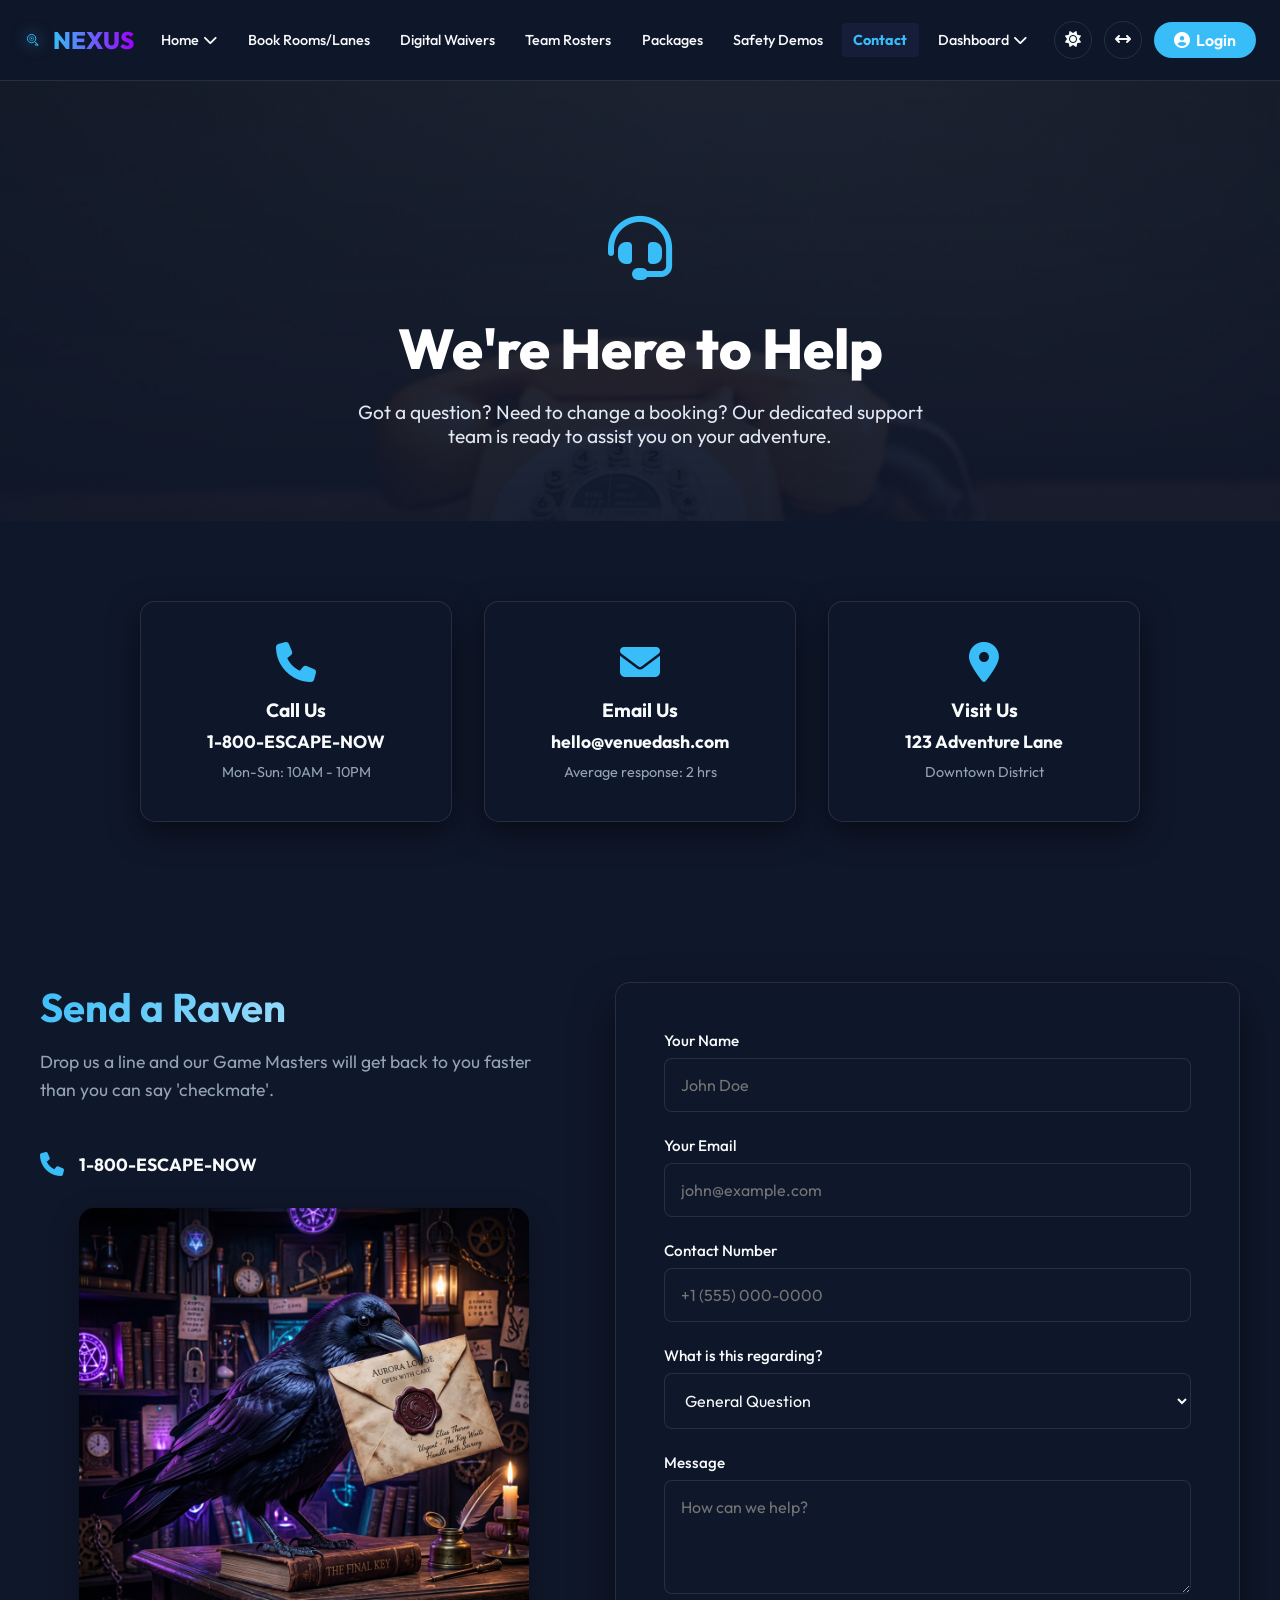
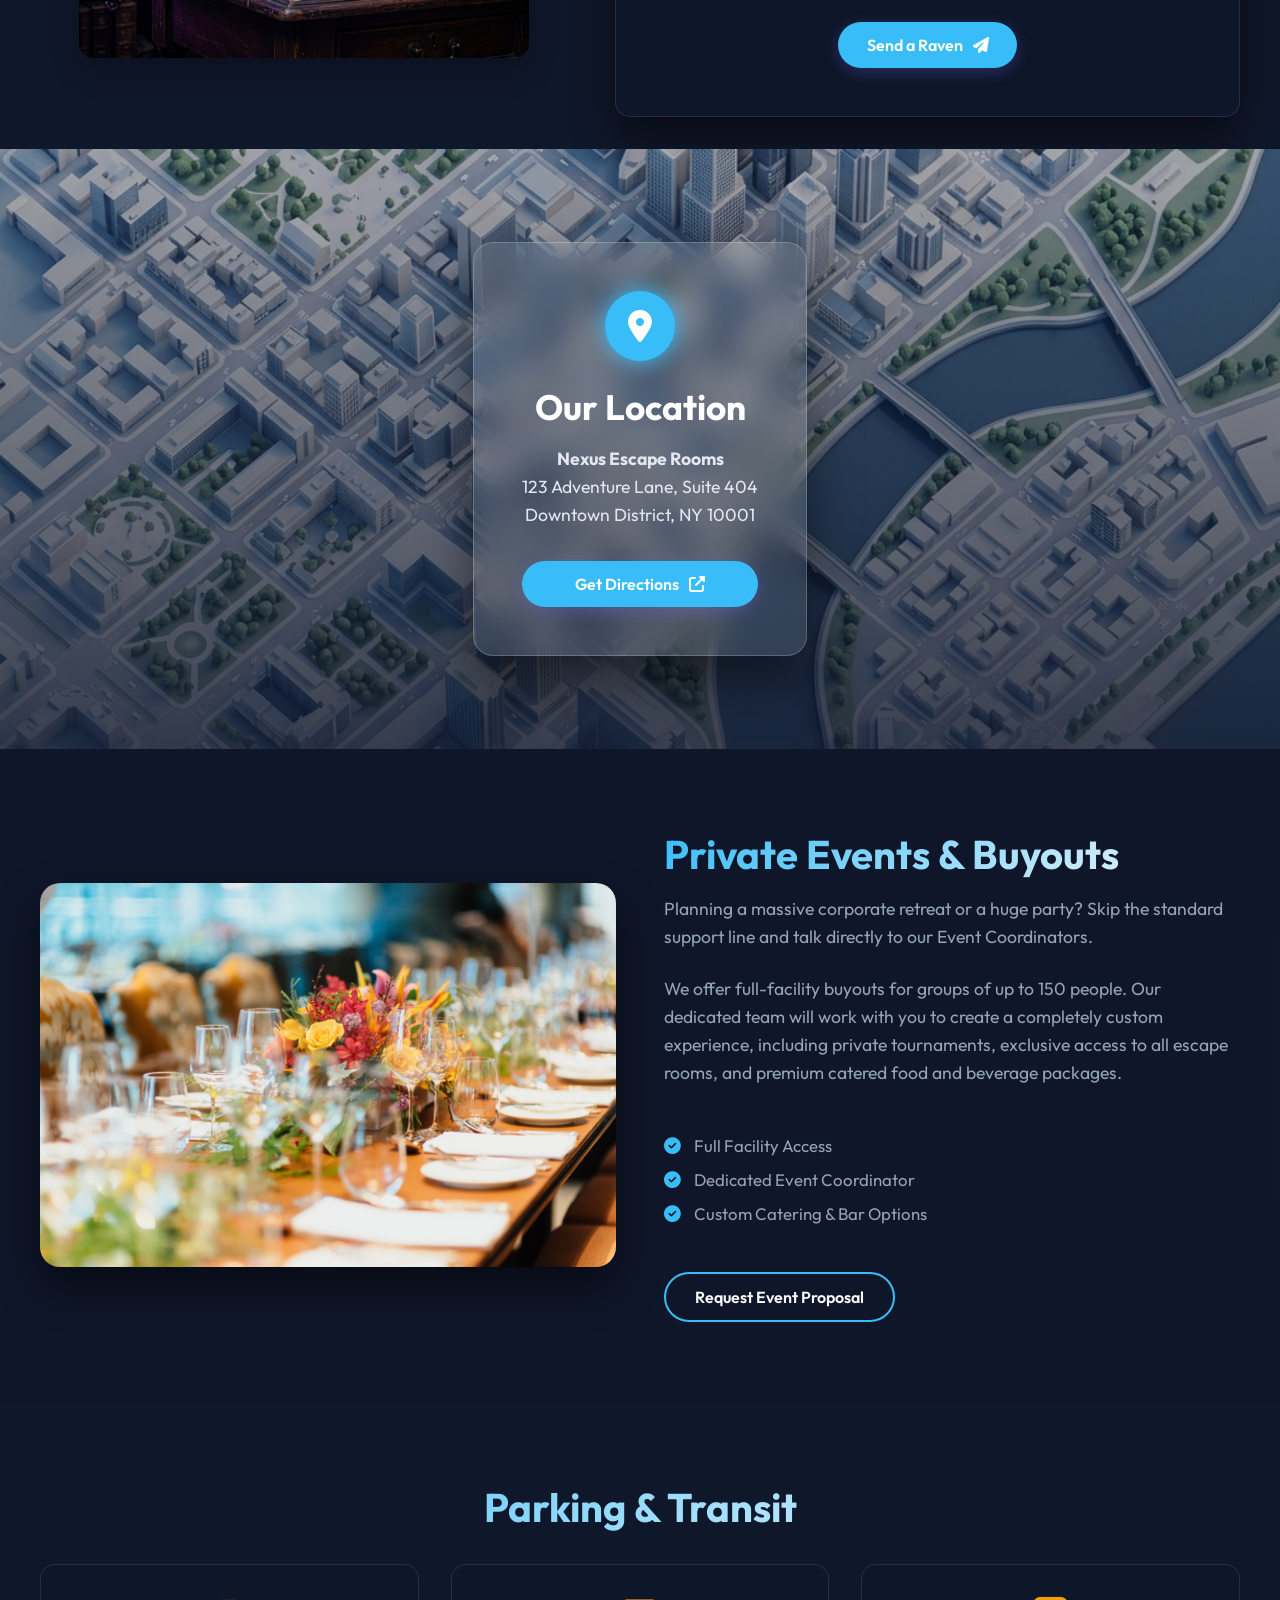
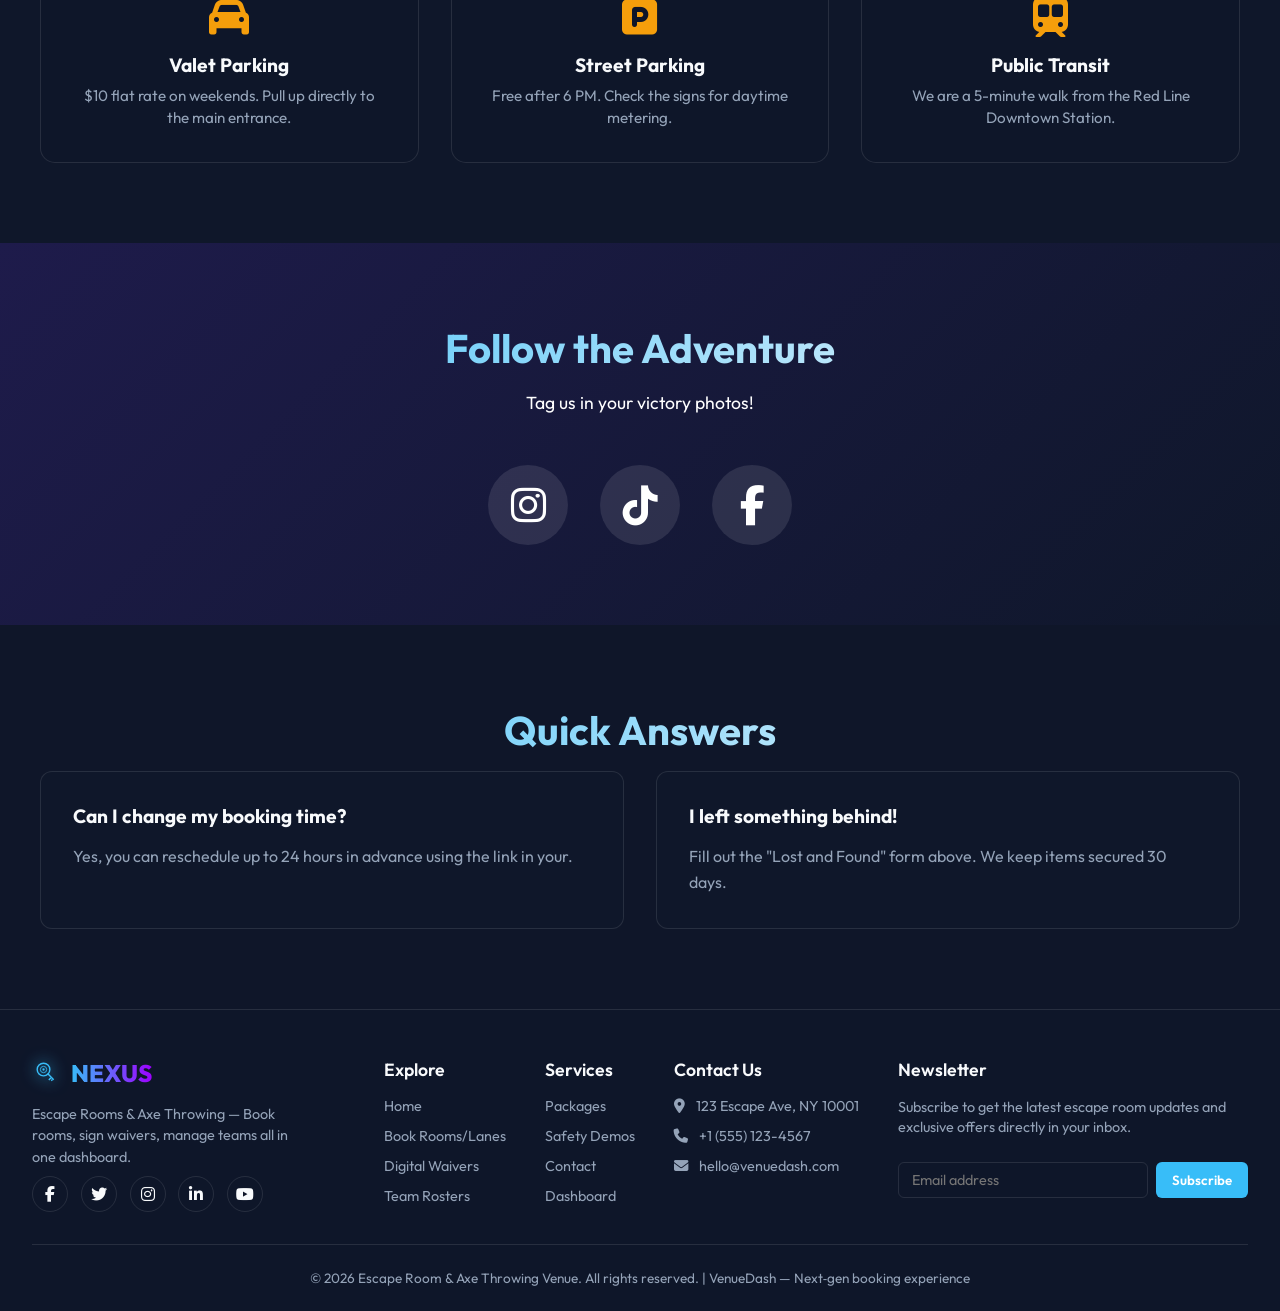
<file: Contact.html>
﻿<!DOCTYPE html>
<html lang="en" data-theme="dark">
<head>
  <meta charset="UTF-8">
  <meta name="viewport" content="width=device-width, initial-scale=1.0, viewport-fit=cover">
  <title>Escape Room & Axe Throwing | VenueDash</title>
  <meta name="description" content="Dashboard for booking rooms, digital waivers, team rosters & safety demos.">
  <link href="https://fonts.googleapis.com/css2?family=Outfit:wght@300;400;500;600;700;800&display=swap" rel="stylesheet">
  <link rel="stylesheet" href="https://cdnjs.cloudflare.com/ajax/libs/font-awesome/6.4.0/css/all.min.css">
  <style>
    /* ----- GLOBAL VARIABLES (Light / Dark) ----- */
    :root {
      --bg-color: #f8fafc;
      --nav-bg: rgba(255, 255, 255, 0.85);
      --text-primary: #0f172a;
      --text-secondary: #475569;
      --accent-color: #6366f1;
      --accent-hover: #4f46e5;
      --border-color: rgba(0, 0, 0, 0.1);
      --dropdown-bg: rgba(255, 255, 255, 0.95);
      --shadow-color: rgba(0, 0, 0, 0.1);
      --transition: all 0.3s ease;
    }

    [data-theme="dark"] {
      --bg-color: #0f172a;
      --nav-bg: rgba(15, 23, 42, 0.85);
      --text-primary: #f8fafc;
      --text-secondary: #94a3b8;
      --accent-color: #38bdf8;
      --accent-hover: #0ea5e9;
      --border-color: rgba(255, 255, 255, 0.1);
      --dropdown-bg: rgba(15, 23, 42, 0.95);
      --shadow-color: rgba(0, 0, 0, 0.5);
    }

    * {
      margin: 0;
      padding: 0;
      box-sizing: border-box;
    }

    body {
      font-family: 'Outfit', sans-serif;
      background-color: var(--bg-color);
      color: var(--text-primary);
      min-height: 100vh;
      display: flex;
      flex-direction: column;
      overflow-x: hidden;
    }

    /* Navbar */
    .navbar {
      position: fixed;
      top: 0;
      left: 0;
      width: 100%;
      background: var(--nav-bg);
      backdrop-filter: blur(12px);
      border-bottom: 1px solid var(--border-color);
      z-index: 1000;
      padding: 0 1.5rem;
      transition: var(--transition);
    }

    .nav-container {
      max-width: 1600px;
      margin: 0 auto;
      display: flex;
      justify-content: space-between;
      align-items: center;
      height: 80px;
      gap: 1rem;
    }

    .logo-container {
      display: flex;
      align-items: center;
      gap: 10px;
      text-decoration: none;
      color: var(--text-primary);
      font-weight: 700;
      font-size: 1.4rem;
      white-space: nowrap;
    }

    .logo-icon {
      width: 36px;
      height: 36px;
      color: var(--accent-color);
      filter: drop-shadow(0 0 8px var(--accent-color));
    }

    /* Desktop navigation */
    .nav-menu {
      display: flex;
      align-items: center;
      gap: 0.5rem;
      list-style: none;
      flex: 1;
      justify-content: center;
    }

    .nav-item {
      position: relative;
      white-space: nowrap;
    }

    .nav-link {
      color: var(--text-primary);
      text-decoration: none;
      font-size: 0.9rem;
      font-weight: 500;
      padding: 0.5rem 0.7rem;
      border-radius: 8px;
      transition: var(--transition);
      display: flex;
      align-items: center;
      gap: 4px;
    }

    .nav-link:hover {
      color: var(--accent-color);
      background: rgba(99, 102, 241, 0.05);
    }

    /* Desktop action buttons */
    .nav-actions {
      display: flex;
      align-items: center;
      gap: 0.75rem;
      white-space: nowrap;
    }

    .icon-btn {
      background: transparent;
      border: 1px solid var(--border-color);
      color: var(--text-primary);
      width: 38px;
      height: 38px;
      border-radius: 50%;
      cursor: pointer;
      transition: var(--transition);
      font-size: 1rem;
    }

    .icon-btn:hover {
      background: rgba(99, 102, 241, 0.1);
      color: var(--accent-color);
      border-color: var(--accent-color);
    }

    .login-btn {
      background: var(--accent-color);
      color: #fff !important;
      text-decoration: none;
      padding: 0.5rem 1.25rem;
      border-radius: 20px;
      font-weight: 600;
      transition: var(--transition);
      display: flex;
      align-items: center;
      gap: 6px;
    }

    /* Dropdowns */
    .dropdown-menu {
      position: absolute;
      top: 120%;
      left: 0;
      background: var(--dropdown-bg);
      backdrop-filter: blur(16px);
      border: 1px solid var(--border-color);
      border-radius: 12px;
      min-width: 200px;
      opacity: 0;
      visibility: hidden;
      transform: translateY(10px);
      transition: all 0.3s cubic-bezier(0.68, -0.55, 0.265, 1.55);
      box-shadow: 0 10px 25px var(--shadow-color);
      padding: 0.5rem 0;
    }

    .nav-item.dropdown:hover .dropdown-menu {
      opacity: 1;
      visibility: visible;
      transform: translateY(0);
    }

    .nav-item.dropdown:hover .nav-link i {
      transform: rotate(180deg);
    }

    .dropdown-link {
      display: block;
      padding: 0.75rem 1.5rem;
      color: var(--text-secondary);
      text-decoration: none;
      transition: var(--transition);
    }

    .dropdown-link:hover {
      color: var(--text-primary);
      background: rgba(99, 102, 241, 0.05);
      padding-left: 2rem;
    }

    .nav-item:nth-last-child(2) .dropdown-menu {
      right: 0;
      left: auto;
    }

    /* Mobile elements */
    .hamburger {
      display: none;
      background: transparent;
      border: none;
      color: var(--text-primary);
      font-size: 1.5rem;
      cursor: pointer;
    }

    .mobile-nav-action {
      display: none;
    }

    /* Main content */
    .main-content {
      flex: 1;
      margin-top: 80px;
      padding: 6rem 2rem;
      text-align: center;
      background: radial-gradient(circle at center, rgba(99, 102, 241, 0.05) 0%, transparent 60%);
    }

    .main-title {
      font-size: 3.5rem;
      font-weight: 700;
      background: linear-gradient(135deg, var(--accent-color), var(--text-primary));
      -webkit-background-clip: text;
      -webkit-text-fill-color: transparent;
    }

    .main-subtitle {
      color: var(--text-secondary);
      font-size: 1.2rem;
      max-width: 650px;
      margin: 1rem auto 0;
    }

    /* ========== FOOTER STYLES ========== */
    .footer {
      background: var(--dropdown-bg);
      backdrop-filter: blur(12px);
      border-top: 1px solid var(--border-color);
      padding: 3rem 2rem 1.5rem;
      margin-top: auto;
    }

    .footer-container {
      max-width: 1400px;
      margin: 0 auto;
    }

    .footer-grid {
      display: flex;
      flex-wrap: wrap;
      justify-content: space-between;
      gap: 2rem;
      margin-bottom: 2rem;
    }

    .footer-brand {
      flex: 1;
      min-width: 250px;
      max-width: 320px;
    }

    .footer-logo {
      display: flex;
      align-items: center;
      gap: 10px;
      text-decoration: none;
      color: var(--text-primary);
      font-weight: 700;
      font-size: 1.4rem;
      white-space: nowrap;
      margin-bottom: 1rem;
    }

    .footer-description {
      color: var(--text-secondary);
      font-size: 0.9rem;
      line-height: 1.5;
      max-width: 260px;
    }

    .footer-links {
      display: flex;
      flex-wrap: wrap;
      gap: 2rem;
      flex: 2;
      justify-content: space-between;
    }

    .footer-column {
      display: flex;
      flex-direction: column;
      gap: 0.75rem;
    }

    .footer-column h4 {
      color: var(--text-primary);
      font-weight: 600;
      font-size: 1.1rem;
      margin-bottom: 0.25rem;
    }

    .footer-link {
      color: var(--text-secondary);
      text-decoration: none;
      font-size: 0.9rem;
      transition: var(--transition);
    }

    .footer-link:hover {
      color: var(--accent-color);
      transform: translateX(4px);
    }

    .footer-actions {
      display: flex;
      gap: 0.8rem;
      margin-top: 0.5rem;
    }

    .footer-icon-btn {
      background: transparent;
      border: 1px solid var(--border-color);
      color: var(--text-primary);
      width: 36px;
      height: 36px;
      border-radius: 50%;
      cursor: pointer;
      transition: var(--transition);
      font-size: 1rem;
    }

    .footer-icon-btn:hover {
      background: rgba(99, 102, 241, 0.1);
      color: var(--accent-color);
      border-color: var(--accent-color);
    }

    .footer-bottom {
      text-align: center;
      padding-top: 1.5rem;
      border-top: 1px solid var(--border-color);
      color: var(--text-secondary);
      font-size: 0.85rem;
    }

    /* Responsive footer */
    @media (max-width: 991px) {
      .footer-grid {
        flex-direction: column;
        gap: 2rem;
      }
      .footer-links {
        gap: 2.5rem;
        width: 100%;
        justify-content: flex-start;
      }
      .footer-column {
        flex: 1 1 200px;
      }
    }

    @media (max-width: 800px) {
      .main-title {
        font-size: 2.5rem;
      }
      .footer-column {
        flex: 1 1 45%;
      }
    }

    @media (max-width: 680px) {
      .main-title {
        font-size: 2rem;
      }
      .main-subtitle {
        font-size: 1rem;
      }
      .main-content {
        padding: 4rem 1.5rem;
      }
      .footer {
        padding: 2rem 1.5rem 1rem;
      }
      .footer-links {
        flex-direction: column;
        gap: 1.5rem;
      }
      .footer-column, .newsletter-col {
        max-width: 100% !important;
        flex: 1 1 auto;
      }
    }

    /* RESPONSIVE (tablet & mobile) for navbar */
    @media (max-width: 1200px) {
      .nav-link {
        font-size: 0.85rem;
        padding: 0.4rem 0.4rem;
      }
      .nav-menu {
        gap: 0.1rem;
      }
      .nav-actions {
        gap: 0.4rem;
      }
      .login-btn {
        padding: 0.4rem 0.8rem;
        font-size: 0.85rem;
      }
    }

    @media (max-width: 991px) {
      .nav-actions {
        display: none;
      }
      .hamburger {
        display: block;
        z-index: 1001;
      }

      .nav-menu {
        position: fixed;
        top: 0;
        right: -100%;
        width: 280px;
        height: 100vh;
        height: 100dvh;
        background: var(--dropdown-bg);
        backdrop-filter: blur(20px);
        border-left: 1px solid var(--border-color);
        flex-direction: column;
        align-items: flex-start;
        justify-content: flex-start;
        padding: 90px 1.2rem 1.5rem;
        transition: 0.35s cubic-bezier(0.77, 0, 0.175, 1);
        box-shadow: -10px 0 30px var(--shadow-color);
        overflow-y: auto;
        gap: 0;
        flex-wrap: nowrap;
      }

      html[dir="rtl"] .nav-menu {
        right: auto;
        left: -100%;
        border-left: none;
        border-right: 1px solid var(--border-color);
      }

      .nav-menu.active {
        right: 0;
      }
      html[dir="rtl"] .nav-menu.active {
        left: 0;
        right: auto;
      }

      .nav-item {
        width: 100%;
        white-space: normal;
      }

      .nav-link {
        width: 100%;
        padding: 0.7rem 0;
        font-size: 1rem;
        border-bottom: 1px solid var(--border-color);
        border-radius: 0;
      }

      .dropdown-menu {
        position: static;
        opacity: 1;
        visibility: visible;
        transform: none;
        max-height: 0;
        overflow: hidden;
        padding: 0;
        transition: max-height 0.3s ease;
        background: transparent;
        border: none;
        box-shadow: none;
      }

      .nav-item.dropdown.active .dropdown-menu {
        max-height: 200px;
        padding: 0.3rem 0 0.3rem 1rem;
      }

      .dropdown-link {
        padding: 0.5rem 1rem;
        font-size: 0.9rem;
      }

      .mobile-nav-action {
        display: flex;
        width: 100%;
        margin-top: 0.5rem;
        border-top: 1px solid var(--border-color);
        flex-direction: column;
        gap: 0.4rem;
        padding-top: 0.8rem;
      }

      .mobile-action-btn {
        background: transparent;
        border: 1px solid var(--border-color);
        color: var(--text-primary);
        padding: 0.5rem 0.8rem;
        border-radius: 40px;
        width: 100%;
        justify-content: center;
        gap: 10px;
        font-size: 0.9rem;
        font-weight: 500;
        cursor: pointer;
        transition: var(--transition);
        display: flex;
        align-items: center;
      }

      .mobile-action-btn:hover {
        background: rgba(99, 102, 241, 0.1);
        border-color: var(--accent-color);
        color: var(--accent-color);
      }

      .mobile-login-link {
        background: var(--accent-color);
        color: white !important;
        text-decoration: none;
        border: none;
      }

      .mobile-login-link:hover {
        background: var(--accent-hover);
        transform: translateY(-2px);
      }
    }

    /* Home Page Specific Styles */
    .main-content-home {
      width: 100%;
      padding-top: 80px; /* offset navbar */
    }
    
    section {
      padding: 6rem 2rem;
      position: relative;
    }
    
    .section-container {
      max-width: 1200px;
      margin: 0 auto;
    }
    
    .text-center { text-align: center; }
    .text-white { color: #fff !important; }
    .mx-auto { margin-left: auto; margin-right: auto; }
    .mt-3 { margin-top: 1rem; }
    .mt-4 { margin-top: 2rem; }
    
    .section-title {
      font-size: 2.5rem;
      font-weight: 700;
      margin-bottom: 1rem;
      background: linear-gradient(135deg, var(--accent-color), var(--text-primary));
      -webkit-background-clip: text;
      -webkit-text-fill-color: transparent;
    }
    
    .section-desc {
      color: var(--text-secondary);
      font-size: 1.1rem;
      max-width: 700px;
      margin-bottom: 3rem;
      line-height: 1.6;
    }
    
    .text-center .section-desc {
      margin-left: auto;
      margin-right: auto;
    }
    
    /* Buttons */
    .btn-primary, .btn-secondary, .btn-outline {
      display: inline-block;
      padding: 0.8rem 1.8rem;
      border-radius: 30px;
      font-weight: 600;
      text-decoration: none;
      transition: var(--transition);
      cursor: pointer;
      border: none;
      font-family: inherit;
      font-size: 1rem;
    }
    
    .btn-primary {
      background: var(--accent-color);
      color: #fff;
      box-shadow: 0 4px 15px rgba(99, 102, 241, 0.3);
    }
    
    .btn-primary:hover {
      background: var(--accent-hover);
      transform: translateY(-3px);
      box-shadow: 0 6px 20px rgba(99, 102, 241, 0.4);
    }
    
    .btn-secondary {
      background: rgba(255, 255, 255, 0.1);
      color: #fff;
      backdrop-filter: blur(10px);
      border: 1px solid rgba(255, 255, 255, 0.2);
    }
    
    .btn-secondary:hover {
      background: rgba(255, 255, 255, 0.2);
      transform: translateY(-3px);
    }
    
    .btn-outline {
      background: transparent;
      color: var(--text-primary);
      border: 2px solid var(--accent-color);
    }
    
    .btn-outline:hover {
      background: var(--accent-color);
      color: #fff;
    }
    
    .btn-large {
      padding: 1rem 2.5rem;
      font-size: 1.1rem;
    }

    
    /* Contact Page Specific Styles */
    .main-content-contact { width: 100%; padding-top: 80px; background: var(--bg-color); }
    section { padding: 5rem 2rem; position: relative; }
    .section-container { max-width: 1200px; margin: 0 auto; }
    .text-center { text-align: center; }
    .mx-auto { margin-left: auto; margin-right: auto; }
    .w-100 { width: 100%; }
    .mt-2 { margin-top: 1rem; }
    .section-title { font-size: 2.5rem; font-weight: 700; margin-bottom: 1rem; color: var(--text-primary); }
    .section-desc { color: var(--text-secondary); font-size: 1.1rem; max-width: 700px; margin-bottom: 3rem; line-height: 1.6; }
    .btn-primary, .btn-outline { display: inline-block; padding: 0.8rem 1.8rem; border-radius: 30px; font-weight: 600; text-decoration: none; transition: var(--transition); cursor: pointer; border: none; font-family: inherit; }
    .btn-large { padding: 1rem 2.5rem; font-size: 1.2rem; }
    .btn-primary { background: var(--accent-color); color: #fff; }
    .btn-primary:hover { background: var(--accent-hover); transform: translateY(-3px); }
    .btn-outline { background: transparent; color: var(--text-primary); border: 2px solid var(--accent-color); }
    .btn-outline:hover { background: var(--accent-color); color: #fff; }
    .split-layout { display: flex; align-items: stretch; gap: 3rem; }
    .split-layout.reverse { flex-direction: row-reverse; align-items: center; }
    .split-text { flex: 1; }
    .split-image { flex: 1; border-radius: 20px; overflow: hidden; box-shadow: 0 20px 40px var(--shadow-color); position: relative; }
    .split-image img { width: 100%; height: 100%; object-fit: cover; display: block; }
    .contact-hero { background: linear-gradient(rgba(15, 23, 42, 0.8), rgba(15, 23, 42, 0.95)), url('images/contact_hero.jpg') center/cover; padding: 8rem 2rem 5rem; border-bottom: 1px solid var(--border-color); }
    .hero-icon { font-size: 4rem; color: var(--accent-color); margin-bottom: 1.5rem; }
    .hero-main-title { font-size: 3.5rem; font-weight: 800; margin-bottom: 1rem; color: #fff; }
    .hero-main-desc { font-size: 1.2rem; color: #e2e8f0; max-width: 600px; margin: 0 auto 2.5rem; }
    .info-grid-section { background: var(--bg-color); margin-top: -3rem; }
    .contact-grid { display: grid; grid-template-columns: repeat(auto-fit, minmax(250px, 1fr)); gap: 2rem; max-width: 1000px; margin: 0 auto; position: relative; z-index: 10; }
    .contact-card { background: var(--dropdown-bg); border: 1px solid var(--border-color); border-radius: 15px; padding: 2.5rem 1.5rem; text-align: center; box-shadow: 0 10px 30px var(--shadow-color); transition: transform 0.3s; }
    .contact-card:hover { transform: translateY(-5px); }
    .contact-card i { font-size: 2.5rem; color: var(--accent-color); margin-bottom: 1rem; }
    .contact-card h3 { font-size: 1.2rem; margin-bottom: 0.5rem; color: var(--text-primary); }
    .contact-card p { font-size: 1.1rem; font-weight: bold; color: var(--text-primary); margin-bottom: 0.5rem; }
    .contact-card span { font-size: 0.9rem; color: var(--text-secondary); }

    /* 3. Interactive Map (Fix to be full section) */
    .map-section { background: var(--dropdown-bg); padding: 0 !important; }
    .map-full-container { position: relative; width: 100%; height: 600px; overflow: hidden; }
    .map-full-container iframe { display: block; position: absolute; top: 0; left: 0; width: 100%; height: 100%; border: 0; }
    @media (max-width: 991px) { .map-full-container { height: 500px; } }
    @media (max-width: 680px) { .map-full-container { height: 400px; } }

    /* 4. Raven Form */
    .raven-form-section { background: var(--bg-color); padding-bottom: 2rem !important; }
    .raven-icon { font-size: 5rem; color: #a855f7; margin-top: 2rem; }
    .split-form { flex: 1; background: var(--dropdown-bg); border: 1px solid var(--border-color); border-radius: 15px; padding: 3rem; box-shadow: 0 20px 40px var(--shadow-color); }
    .custom-form .form-group { margin-bottom: 1.5rem; text-align: left; }
    .custom-form label { display: block; margin-bottom: 0.5rem; color: var(--text-primary); font-weight: 500; font-size: 0.95rem; }
    .custom-form input, .custom-form select, .custom-form textarea { width: 100%; padding: 1rem; background: var(--bg-color); border: 1px solid var(--border-color); border-radius: 8px; color: var(--text-primary); font-family: inherit; font-size: 1rem; transition: border-color 0.3s; }
    .custom-form input:focus, .custom-form select:focus, .custom-form textarea:focus { outline: none; border-color: var(--accent-color); }

    /* 5. Event Inquiry */
    .event-inquiry-section { background: var(--dropdown-bg); }

    /* 6. Parking */
    .parking-directions-section { background: var(--bg-color); }
    .parking-grid { display: grid; grid-template-columns: repeat(auto-fit, minmax(250px, 1fr)); gap: 2rem; margin-top: 2rem; }
    .p-card { background: var(--dropdown-bg); padding: 2rem; border-radius: 15px; border: 1px solid var(--border-color); }
    .p-card i { font-size: 2.5rem; color: #f59e0b; margin-bottom: 1rem; }
    .p-card h4 { font-size: 1.2rem; color: var(--text-primary); margin-bottom: 0.5rem; }
    .p-card p { color: var(--text-secondary); font-size: 0.95rem; line-height: 1.5; }

    /* 7. Social Hub */
    .social-hub-section { background: linear-gradient(135deg, #1e1b4b 0%, #0f172a 100%); }
    .social-hub-section .section-title, .social-hub-section .section-desc { color: #fff !important; }
    .social-links-big { display: flex; justify-content: center; gap: 2rem; margin-top: 2rem; }
    .s-link { width: 80px; height: 80px; border-radius: 50%; display: flex; align-items: center; justify-content: center; font-size: 2.5rem; color: #fff; background: rgba(255, 255, 255, 0.1); transition: all 0.3s; text-decoration: none; }
    .s-link:hover { transform: translateY(-10px); }
    .s-link.ig:hover { background: #e1306c; box-shadow: 0 10px 20px rgba(225, 48, 108, 0.4); }
    .s-link.tt:hover { background: #00f2fe; box-shadow: 0 10px 20px rgba(0, 242, 254, 0.4); color: #000; }
    .s-link.fb:hover { background: #1877f2; box-shadow: 0 10px 20px rgba(24, 119, 242, 0.4); }

    /* 8. Contact FAQ */
    .contact-faq-section { background: var(--dropdown-bg); }
    .faq-grid { display: grid; grid-template-columns: repeat(auto-fit, minmax(min(100%, 350px), 1fr)); gap: 2rem; text-align: left; }
    .faq-item { background: var(--bg-color); padding: 2rem; border-radius: 12px; border: 1px solid var(--border-color); }
    .faq-item h4 { font-size: 1.2rem; margin-bottom: 1rem; color: var(--text-primary); }
    .faq-item p { color: var(--text-secondary); line-height: 1.6; margin: 0; }

    /* Responsive */
    @media (max-width: 991px) {
      .split-layout, .split-layout.reverse { flex-direction: column; }
      .hero-main-title { color: #fff; font-size: 2.8rem; }
      .split-form { padding: 2rem; }
    }
    @media (max-width: 680px) {
      section { padding: 4rem 1.5rem; }
      .contact-card { padding: 1.5rem; }
      .s-link { width: 60px; height: 60px; font-size: 1.8rem; }
    }
  </style>

<link rel="stylesheet" href="mobile.css">
  <link rel="icon" href="favicon.svg" type="image/svg+xml">
  <script>
    (function() {
      const isDark = localStorage.getItem('venue_theme_dark');
      const htmlEl = document.documentElement;
      let currentTheme = htmlEl.getAttribute('data-theme');
      const isAdmin = currentTheme && currentTheme.includes('admin');
      
      if (isDark === 'true') {
        htmlEl.setAttribute('data-theme', isAdmin ? 'admin-dark' : 'dark');
      } else if (isDark === 'false') {
        if (isAdmin) {
          htmlEl.setAttribute('data-theme', 'admin-light');
        } else if (currentTheme === 'dark' || currentTheme === 'light') {
          htmlEl.setAttribute('data-theme', 'light');
        } else {
          htmlEl.removeAttribute('data-theme');
        }
      }

      document.addEventListener('DOMContentLoaded', () => {
        document.body.addEventListener('click', (e) => {
          const toggleBtn = e.target.closest('#theme-toggle, #mobile-theme-toggle');
          if (toggleBtn) {
            setTimeout(() => {
              const theme = document.documentElement.getAttribute('data-theme');
              const darkActive = theme === 'dark' || theme === 'admin-dark';
              localStorage.setItem('venue_theme_dark', darkActive);
            }, 50);
          }
        });

        setTimeout(() => {
          const theme = document.documentElement.getAttribute('data-theme');
          const darkActive = theme === 'dark' || theme === 'admin-dark';
          
          const themeIcons = document.querySelectorAll('#theme-icon, #theme-toggle i, #mobile-theme-icon');
          themeIcons.forEach(icon => {
            if (darkActive) {
              icon.classList.remove('fa-moon');
              icon.classList.add('fa-sun');
            } else {
              icon.classList.remove('fa-sun');
              icon.classList.add('fa-moon');
            }
          });
        }, 100);
      });
    })();
  </script>
</head>
<body>

  <nav class="navbar">
    <div class="nav-container">
      <a href="index.html" class="logo-container">
        <svg xmlns="http://www.w3.org/2000/svg" viewBox="0 0 100 100" class="brand-logo-svg" style="width: 1.8rem; height: 1.8rem; fill: currentColor; color: var(--accent-color); filter: drop-shadow(0 0 8px var(--accent-color)); vertical-align: middle; display: inline-block;">
  <circle cx="40" cy="40" r="22" fill="none" stroke="currentColor" stroke-width="5" />
  <circle cx="40" cy="40" r="11" fill="none" stroke="currentColor" stroke-width="3" />
  <circle cx="40" cy="40" r="4" fill="currentColor" />
  <rect x="60" y="37.5" width="30" height="5" fill="currentColor" transform="rotate(45 40 40)" />
  <rect x="76" y="42.5" width="5" height="10" fill="currentColor" transform="rotate(45 40 40)" />
  <rect x="84" y="42.5" width="5" height="6" fill="currentColor" transform="rotate(45 40 40)" />
</svg>
        <span style="font-weight: 800; font-size: 1.5rem; background: linear-gradient(90deg, var(--accent-color), #9d00ff); -webkit-background-clip: text; -webkit-text-fill-color: transparent; text-transform: uppercase;">NEXUS</span>
      </a>

      <ul class="nav-menu" id="nav-menu">
        <li class="nav-item dropdown">
          <a href="index.html" class="nav-link" id="home-link">Home <i class="fas fa-chevron-down"></i></a>
          <div class="dropdown-menu">
            <a href="index.html" class="dropdown-link">Home 1</a>
            <a href="./home2.html" class="dropdown-link">Home 2</a>
          </div>
        </li>
        <li class="nav-item"><a href="./book_rooms.html" class="nav-link">Book Rooms/Lanes</a></li>
        <li class="nav-item"><a href="./digital_waivers.html" class="nav-link">Digital Waivers</a></li>
        <li class="nav-item"><a href="./team_rosters.html" class="nav-link">Team Rosters</a></li>
        <li class="nav-item"><a href="./packages.html" class="nav-link">Packages</a></li>
        <li class="nav-item"><a href="./safety demos.html" class="nav-link">Safety Demos</a></li>
        <li class="nav-item"><a href="./Contact.html" class="nav-link">Contact</a></li>
        <li class="nav-item dropdown">
          <a href="javascript:void(0)" class="nav-link" id="dashboard-link">Dashboard <i class="fas fa-chevron-down"></i></a>
          <div class="dropdown-menu">
            <a href="./user_dashboard.html" class="dropdown-link">Users</a>
            <a href="./admin_dashboard.html" class="dropdown-link">Admin</a>
          </div>
        </li>
        <li class="mobile-nav-action">
          <button id="mobile-theme-toggle" class="mobile-action-btn">
            <i class="fas fa-sun" id="mobile-theme-icon"></i> Theme
          </button>
          <button id="mobile-rtl-toggle" class="mobile-action-btn">
            <i class="fas fa-arrows-left-right"></i> RTL Layout
          </button>
          <a href="login.html" class="mobile-action-btn mobile-login-link" id="mobile-login-btn">
            <i class="fas fa-user-circle"></i> Login
          </a>
        </li>
      </ul>

      <div class="nav-actions">
        <button id="theme-toggle" class="icon-btn" title="Dark/Light Mode">
          <i class="fas fa-sun" id="theme-icon"></i>
        </button>
        <button id="rtl-toggle" class="icon-btn" title="Toggle RTL Layout">
          <i class="fas fa-arrows-left-right"></i>
        </button>
        <a href="login.html" class="login-btn"><i class="fas fa-user-circle"></i> Login</a>
      </div>

      <button class="hamburger" id="hamburger" aria-label="Menu">
        <i class="fas fa-bars"></i>
      </button>
    </div>
    <style>
      .nav-link.active, .dropdown-link.active {
        color: var(--accent-color) !important;
        font-weight: 700;
        background: rgba(99, 102, 241, 0.08);
        border-radius: 4px;
      }
    </style>
    <script>
      (function() {
        let currentPath = window.location.pathname.split('/').pop() || 'index.html';
        currentPath = decodeURIComponent(currentPath);
        const navLinks = document.querySelectorAll('.navbar .nav-link, .navbar .dropdown-link');
        navLinks.forEach(link => {
          let linkHref = link.getAttribute('href');
          if (!linkHref || linkHref.startsWith('javascript:')) return;
          let linkPath = linkHref.split('/').pop();
          linkPath = decodeURIComponent(linkPath);
          if (linkPath && currentPath.toLowerCase() === linkPath.toLowerCase()) {
            link.classList.add('active');
            const dropdown = link.closest('.dropdown-menu');
            if (dropdown) {
               const parentLink = dropdown.previousElementSibling;
               if (parentLink && parentLink.classList.contains('nav-link')) {
                 parentLink.classList.add('active');
               }
            }
          }
        });
      })();
    </script>
  </nav>

  <main class="main-content-contact">
    <!-- 1. Contact Hero Section -->
    <section class="contact-hero text-center">
      <div class="section-container">
        <div class="hero-icon"><i class="fas fa-headset"></i></div>
        <h1 class="hero-main-title">We're Here to Help</h1>
        <p class="hero-main-desc">Got a question? Need to change a booking? Our dedicated support team is ready to assist you on your adventure.</p>
      </div>
    </section>

    <!-- 2. Contact Info Quick-Grid -->
    <section class="info-grid-section">
      <div class="section-container">
        <div class="contact-grid">
          <div class="contact-card">
            <i class="fas fa-phone-alt fa-flip-horizontal"></i>
            <h3>Call Us</h3>
            <p>1-800-ESCAPE-NOW</p>
            <span>Mon-Sun: 10AM - 10PM</span>
          </div>
          <div class="contact-card">
            <i class="fas fa-envelope"></i>
            <h3>Email Us</h3>
            <p>hello@venuedash.com</p>
            <span>Average response: 2 hrs</span>
          </div>
          <div class="contact-card">
            <i class="fas fa-map-marker-alt"></i>
            <h3>Visit Us</h3>
            <p>123 Adventure Lane</p>
            <span>Downtown District</span>
          </div>
        </div>
      </div>
    </section>

    <!-- 3. "Send a Raven" Message Form -->
    <section id="message" class="raven-form-section">
      <div class="section-container split-layout">
        <div class="split-text">
          <h2 class="section-title">Send a Raven</h2>
          <p class="section-desc">Drop us a line and our Game Masters will get back to you faster than you can say 'checkmate'.</p>
          <div style="margin-top: 2rem; margin-bottom: 2rem; text-align: left;">
            <p style="font-size: 1.1rem; color: var(--text-primary); display: flex; align-items: center; gap: 15px;">
              <i class="fas fa-phone-alt fa-flip-horizontal" style="color: var(--accent-color); font-size: 1.5rem; width: 24px; text-align: center;"></i> 
              <strong>1-800-ESCAPE-NOW</strong>
            </p>
          </div>
          <div style="border-radius: 15px; overflow: hidden; box-shadow: 0 10px 30px rgba(0,0,0,0.3); margin-top: 1rem; max-width: 450px; margin-left: auto; margin-right: auto;">
            <img src="images/raven_illustration.png" alt="Send a Raven" style="width: 100%; height: auto; display: block;">
          </div>
        </div>
        <div class="split-form">
          <form class="custom-form">
            <div class="form-group">
              <label>Your Name</label>
              <input type="text" placeholder="John Doe">
            </div>
            <div class="form-group">
              <label>Your Email</label>
              <input type="email" placeholder="john@example.com">
            </div>
            <div class="form-group">
              <label>Contact Number</label>
              <input type="tel" placeholder="+1 (555) 000-0000">
            </div>
            <div class="form-group">
              <label>What is this regarding?</label>
              <select>
                <option>General Question</option>
                <option>Change My Booking</option>
                <option>Lost and Found</option>
                <option>Feedback</option>
              </select>
            </div>
            <div class="form-group">
              <label>Message</label>
              <textarea rows="4" placeholder="How can we help?"></textarea>
            </div>
            <div style="text-align: center; margin-top: 1.5rem;">
              <button type="button" class="btn-primary" style="display: inline-flex; align-items: center; gap: 10px;">Send a Raven <i class="fas fa-paper-plane"></i></button>
            </div>
          </form>
        </div>
      </div>
    </section>

    <!-- 4. Premium Custom Map -->
    <section class="premium-map-section" style="position: relative; width: 100%; min-height: 600px; background: url('images/premium_map.png') center/cover no-repeat; display: flex; align-items: center; justify-content: center; padding: 4rem 2rem;">
      <div style="position: absolute; top: 0; left: 0; width: 100%; height: 100%; background: linear-gradient(to bottom, rgba(15, 23, 42, 0.3), rgba(15, 23, 42, 0.8));"></div>
      
      <div style="position: relative; z-index: 10; background: rgba(255, 255, 255, 0.1); backdrop-filter: blur(15px); -webkit-backdrop-filter: blur(15px); border: 1px solid rgba(255, 255, 255, 0.2); border-radius: 20px; padding: 3rem; max-width: 450px; text-align: center; box-shadow: 0 25px 50px rgba(0, 0, 0, 0.5); color: #fff;">
        <div style="width: 70px; height: 70px; background: var(--accent-color); border-radius: 50%; display: flex; align-items: center; justify-content: center; font-size: 2rem; margin: 0 auto 1.5rem; box-shadow: 0 0 20px var(--accent-color); color: #fff;">
          <i class="fas fa-map-marker-alt"></i>
        </div>
        <h2 style="font-size: 2.2rem; font-weight: 700; margin-bottom: 1rem; color: #fff;">Our Location</h2>
        <p style="font-size: 1.1rem; color: #e2e8f0; margin-bottom: 2rem; line-height: 1.6;">
          <strong>Nexus Escape Rooms</strong><br>
          123 Adventure Lane, Suite 404<br>
          Downtown District, NY 10001
        </p>
        <a href="https://maps.google.com" target="_blank" class="btn-primary" style="display: inline-flex; align-items: center; gap: 10px; width: 100%; justify-content: center;">
          Get Directions <i class="fas fa-external-link-alt"></i>
        </a>
      </div>
    </section>

<section class="event-inquiry-section">
      <div class="section-container split-layout reverse">
        <div class="split-text">
          <h2 class="section-title">Private Events & Buyouts</h2>
          <p class="section-desc" style="margin-bottom: 1.5rem;">Planning a massive corporate retreat or a huge party? Skip the standard support line and talk directly to our Event Coordinators.</p>
          <p class="section-desc">We offer full-facility buyouts for groups of up to 150 people. Our dedicated team will work with you to create a completely custom experience, including private tournaments, exclusive access to all escape rooms, and premium catered food and beverage packages.</p>
          <ul class="protocol-list" style="list-style: none; padding: 0; margin-bottom: 2rem; color: var(--text-secondary); font-size: 1.05rem;">
            <li style="margin-bottom: 0.8rem;"><i class="fas fa-check-circle" style="color: var(--accent-color); margin-right: 10px;"></i> Full Facility Access</li>
            <li style="margin-bottom: 0.8rem;"><i class="fas fa-check-circle" style="color: var(--accent-color); margin-right: 10px;"></i> Dedicated Event Coordinator</li>
            <li style="margin-bottom: 0.8rem;"><i class="fas fa-check-circle" style="color: var(--accent-color); margin-right: 10px;"></i> Custom Catering & Bar Options</li>
          </ul>
          <button class="btn-outline mt-2">Request Event Proposal</button>
        </div>
        <div class="split-image">
          <img src="images/event_inquiry.jpg" alt="Corporate Event">
        </div>
      </div>
    </section>

    <!-- 6. Parking & Directions -->
    <section class="parking-directions-section text-center">
      <div class="section-container">
        <h2 class="section-title">Parking & Transit</h2>
        <div class="parking-grid">
          <div class="p-card">
            <i class="fas fa-car"></i>
            <h4>Valet Parking</h4>
            <p>$10 flat rate on weekends. Pull up directly to the main entrance.</p>
          </div>
          <div class="p-card">
            <i class="fas fa-parking"></i>
            <h4>Street Parking</h4>
            <p>Free after 6 PM. Check the signs for daytime metering.</p>
          </div>
          <div class="p-card">
            <i class="fas fa-subway"></i>
            <h4>Public Transit</h4>
            <p>We are a 5-minute walk from the Red Line Downtown Station.</p>
          </div>
        </div>
      </div>
    </section>

    <!-- 7. Social Media Hub -->
    <section class="social-hub-section text-center">
      <div class="section-container">
        <h2 class="section-title">Follow the Adventure</h2>
        <p class="section-desc mx-auto">Tag us in your victory photos!</p>
        <div class="social-links-big">
          <a href="#" class="s-link ig"><i class="fab fa-instagram"></i></a>
          <a href="#" class="s-link tt"><i class="fab fa-tiktok"></i></a>
          <a href="#" class="s-link fb"><i class="fab fa-facebook-f"></i></a>
        </div>
      </div>
    </section>

    <!-- 8. Contact FAQ -->
    <section class="contact-faq-section text-center">
      <div class="section-container">
        <h2 class="section-title">Quick Answers</h2>
        <div class="faq-grid">
          <div class="faq-item">
            <h4>Can I change my booking time?</h4>
            <p>Yes, you can reschedule up to 24 hours in advance using the link in your.</p>
          </div>
          <div class="faq-item">
            <h4>I left something behind!</h4>
            <p>Fill out the "Lost and Found" form above. We keep items secured 30 days.</p>
          </div>
        </div>
      </div>
    </section>
  </main>

  <!-- ========== NEW FOOTER SECTION ========== -->
  <footer id="contact" class="footer">
    <div class="footer-container">
      <div class="footer-grid">
        <div class="footer-brand">
          <a href="index.html" class="footer-logo">
        <svg xmlns="http://www.w3.org/2000/svg" viewBox="0 0 100 100" class="brand-logo-svg" style="width: 1.8rem; height: 1.8rem; fill: currentColor; color: var(--accent-color); filter: drop-shadow(0 0 8px var(--accent-color)); vertical-align: middle; display: inline-block;">
  <circle cx="40" cy="40" r="22" fill="none" stroke="currentColor" stroke-width="5" />
  <circle cx="40" cy="40" r="11" fill="none" stroke="currentColor" stroke-width="3" />
  <circle cx="40" cy="40" r="4" fill="currentColor" />
  <rect x="60" y="37.5" width="30" height="5" fill="currentColor" transform="rotate(45 40 40)" />
  <rect x="76" y="42.5" width="5" height="10" fill="currentColor" transform="rotate(45 40 40)" />
  <rect x="84" y="42.5" width="5" height="6" fill="currentColor" transform="rotate(45 40 40)" />
</svg>
        <span style="font-weight: 800; font-size: 1.5rem; background: linear-gradient(90deg, var(--accent-color), #9d00ff); -webkit-background-clip: text; -webkit-text-fill-color: transparent; text-transform: uppercase;">NEXUS</span>
          </a>
          <p class="footer-description">Escape Rooms & Axe Throwing — Book rooms, sign waivers, manage teams all in one dashboard.</p>
          <div class="footer-actions">
            <a href="javascript:void(0)" class="footer-icon-btn" title="Facebook" style="display: inline-flex; align-items: center; justify-content: center; text-decoration: none;">
              <i class="fab fa-facebook-f"></i>
            </a>
            <a href="javascript:void(0)" class="footer-icon-btn" title="Twitter" style="display: inline-flex; align-items: center; justify-content: center; text-decoration: none;">
              <i class="fab fa-twitter"></i>
            </a>
            <a href="javascript:void(0)" class="footer-icon-btn" title="Instagram" style="display: inline-flex; align-items: center; justify-content: center; text-decoration: none;">
              <i class="fab fa-instagram"></i>
            </a>
            <a href="javascript:void(0)" class="footer-icon-btn" title="LinkedIn" style="display: inline-flex; align-items: center; justify-content: center; text-decoration: none;">
              <i class="fab fa-linkedin-in"></i>
            </a>
            <a href="javascript:void(0)" class="footer-icon-btn" title="YouTube" style="display: inline-flex; align-items: center; justify-content: center; text-decoration: none;">
              <i class="fab fa-youtube"></i>
            </a>
          </div>
        </div>
        <div class="footer-links">
          <div class="footer-column">
            <h4>Explore</h4>
            <a href="index.html" class="footer-link">Home</a>
            <a href="#rooms" class="footer-link">Book Rooms/Lanes</a>
            <a href="user_dashboard.html" class="footer-link">Digital Waivers</a>
            <a href="user_dashboard.html" class="footer-link">Team Rosters</a>
          </div>
          <div class="footer-column">
            <h4>Services</h4>
            <a href="#packages" class="footer-link">Packages</a>
            <a href="#safety-demos" class="footer-link">Safety Demos</a>
            <a href="#contact" class="footer-link">Contact</a>
            <a href="user_dashboard.html" class="footer-link">Dashboard</a>
          </div>
          <div class="footer-column">
            <h4>Contact Us</h4>
            <a href="javascript:void(0)" class="footer-link" style="cursor: default;"><i class="fas fa-map-marker-alt" style="margin-right: 8px;"></i> 123 Escape Ave, NY 10001</a>
            <a href="javascript:void(0)" class="footer-link" style="cursor: default;"><i class="fas fa-phone-alt fa-flip-horizontal" style="margin-right: 8px;"></i> +1 (555) 123-4567</a>
            <a href="javascript:void(0)" class="footer-link" style="cursor: default;"><i class="fas fa-envelope" style="margin-right: 8px;"></i> hello@venuedash.com</a>
          </div>
          <div class="footer-column newsletter-col" style="flex: 1.5; min-width: 260px; max-width: 350px;">
            <h4>Newsletter</h4>
            <p style="color: var(--text-secondary); font-size: 0.9rem; margin-bottom: 0.8rem; line-height: 1.4;">Subscribe to get the latest escape room updates and exclusive offers directly in your inbox.</p>
            <div style="display: flex; gap: 0.5rem;">
              <input type="email" placeholder="Email address" style="padding: 0.5rem 0.8rem; border-radius: 6px; border: 1px solid var(--border-color); background: transparent; color: var(--text-primary); outline: none; width: 100%; font-family: inherit; font-size: 0.9rem;">
              <button style="background: var(--accent-color); color: white; border: none; padding: 0.5rem 1rem; border-radius: 6px; cursor: pointer; transition: var(--transition); font-weight: 600; font-family: inherit;">Subscribe</button>
            </div>
          </div>
        </div>
      </div>
      <div class="footer-bottom">
        <p>&copy; 2026 Escape Room & Axe Throwing Venue. All rights reserved. | VenueDash — Next‑gen booking experience</p>
      </div>
    </div>
  </footer>

  <script>
    const htmlEl = document.documentElement;
    const hamburger = document.getElementById('hamburger');
    const navMenu = document.getElementById('nav-menu');
    const dropdowns = document.querySelectorAll('.nav-item.dropdown');

    // Desktop controls
    const themeToggleDesktop = document.getElementById('theme-toggle');
    const themeIconDesktop = document.getElementById('theme-icon');
    const rtlToggleDesktop = document.getElementById('rtl-toggle');
    // Mobile controls
    const mobileThemeBtn = document.getElementById('mobile-theme-toggle');
    const mobileThemeIcon = document.getElementById('mobile-theme-icon');
    const mobileRtlBtn = document.getElementById('mobile-rtl-toggle');
    // Footer controls
    // Removed

    function updateThemeIcons(isDark) {
      const iconClass = isDark ? 'fas fa-sun' : 'fas fa-moon';
      if (themeIconDesktop) themeIconDesktop.className = iconClass;
      if (mobileThemeIcon) mobileThemeIcon.className = iconClass;
    }

    const initialDark = htmlEl.getAttribute('data-theme') === 'dark';
    updateThemeIcons(initialDark);

    function toggleTheme() {
      if (htmlEl.getAttribute('data-theme') === 'dark') {
        htmlEl.removeAttribute('data-theme');
        updateThemeIcons(false);
      } else {
        htmlEl.setAttribute('data-theme', 'dark');
        updateThemeIcons(true);
      }
    }

    function toggleRTL() {
      if (htmlEl.getAttribute('dir') === 'rtl') {
        htmlEl.removeAttribute('dir');
      } else {
        htmlEl.setAttribute('dir', 'rtl');
      }
    }

    if (themeToggleDesktop) themeToggleDesktop.addEventListener('click', toggleTheme);
    if (mobileThemeBtn) mobileThemeBtn.addEventListener('click', toggleTheme);
    if (rtlToggleDesktop) rtlToggleDesktop.addEventListener('click', toggleRTL);
    if (mobileRtlBtn) mobileRtlBtn.addEventListener('click', toggleRTL);

    // Stable Home/Dashboard clicks (no movement)
    const homeLink = document.getElementById('home-link');
    const dashboardLink = document.getElementById('dashboard-link');
    if (homeLink) {
      homeLink.addEventListener('click', (e) => {
        e.preventDefault();
      });
    }
    if (dashboardLink) {
      dashboardLink.addEventListener('click', (e) => {
        e.preventDefault();
      });
    }

    // Prevent all placeholder links from causing any scroll or navigation
    document.querySelectorAll('a[href="javascript:void(0)"]').forEach(link => {
      link.addEventListener('click', (e) => {
        e.preventDefault();
        e.stopPropagation();
      });
    });

    // Mobile menu toggle
    if (hamburger) {
      hamburger.addEventListener('click', (e) => {
        e.stopPropagation();
        navMenu.classList.toggle('active');
        hamburger.innerHTML = navMenu.classList.contains('active') ? '<i class="fas fa-times"></i>' : '<i class="fas fa-bars"></i>';
        document.body.style.overflow = navMenu.classList.contains('active') ? 'hidden' : '';
      });
    }

    // Mobile dropdown toggles
    dropdowns.forEach(drop => {
      const link = drop.querySelector('.nav-link');
      if (link) {
        link.addEventListener('click', (e) => {
          if (window.innerWidth <= 991) {
            e.preventDefault();
            dropdowns.forEach(other => {
              if (other !== drop && other.classList.contains('active')) other.classList.remove('active');
            });
            drop.classList.toggle('active');
          }
        });
      }
    });

    // Close mobile menu after clicking any normal item
    const closeTriggers = document.querySelectorAll('.nav-link:not(#home-link):not(#dashboard-link), .dropdown-link, #mobile-login-btn');
    closeTriggers.forEach(link => {
      link.addEventListener('click', (e) => {
        if (e.target.closest('#mobile-theme-toggle') || e.target.closest('#mobile-rtl-toggle')) return;
        if (window.innerWidth <= 991 && navMenu.classList.contains('active')) {
          navMenu.classList.remove('active');
          if (hamburger) hamburger.innerHTML = '<i class="fas fa-bars"></i>';
          document.body.style.overflow = '';
        }
      });
    });

    window.addEventListener('resize', () => {
      if (window.innerWidth > 991 && navMenu.classList.contains('active')) {
        navMenu.classList.remove('active');
        if (hamburger) hamburger.innerHTML = '<i class="fas fa-bars"></i>';
        document.body.style.overflow = '';
        dropdowns.forEach(d => d.classList.remove('active'));
      }
    });
  </script>
</body>
</html>
</file>
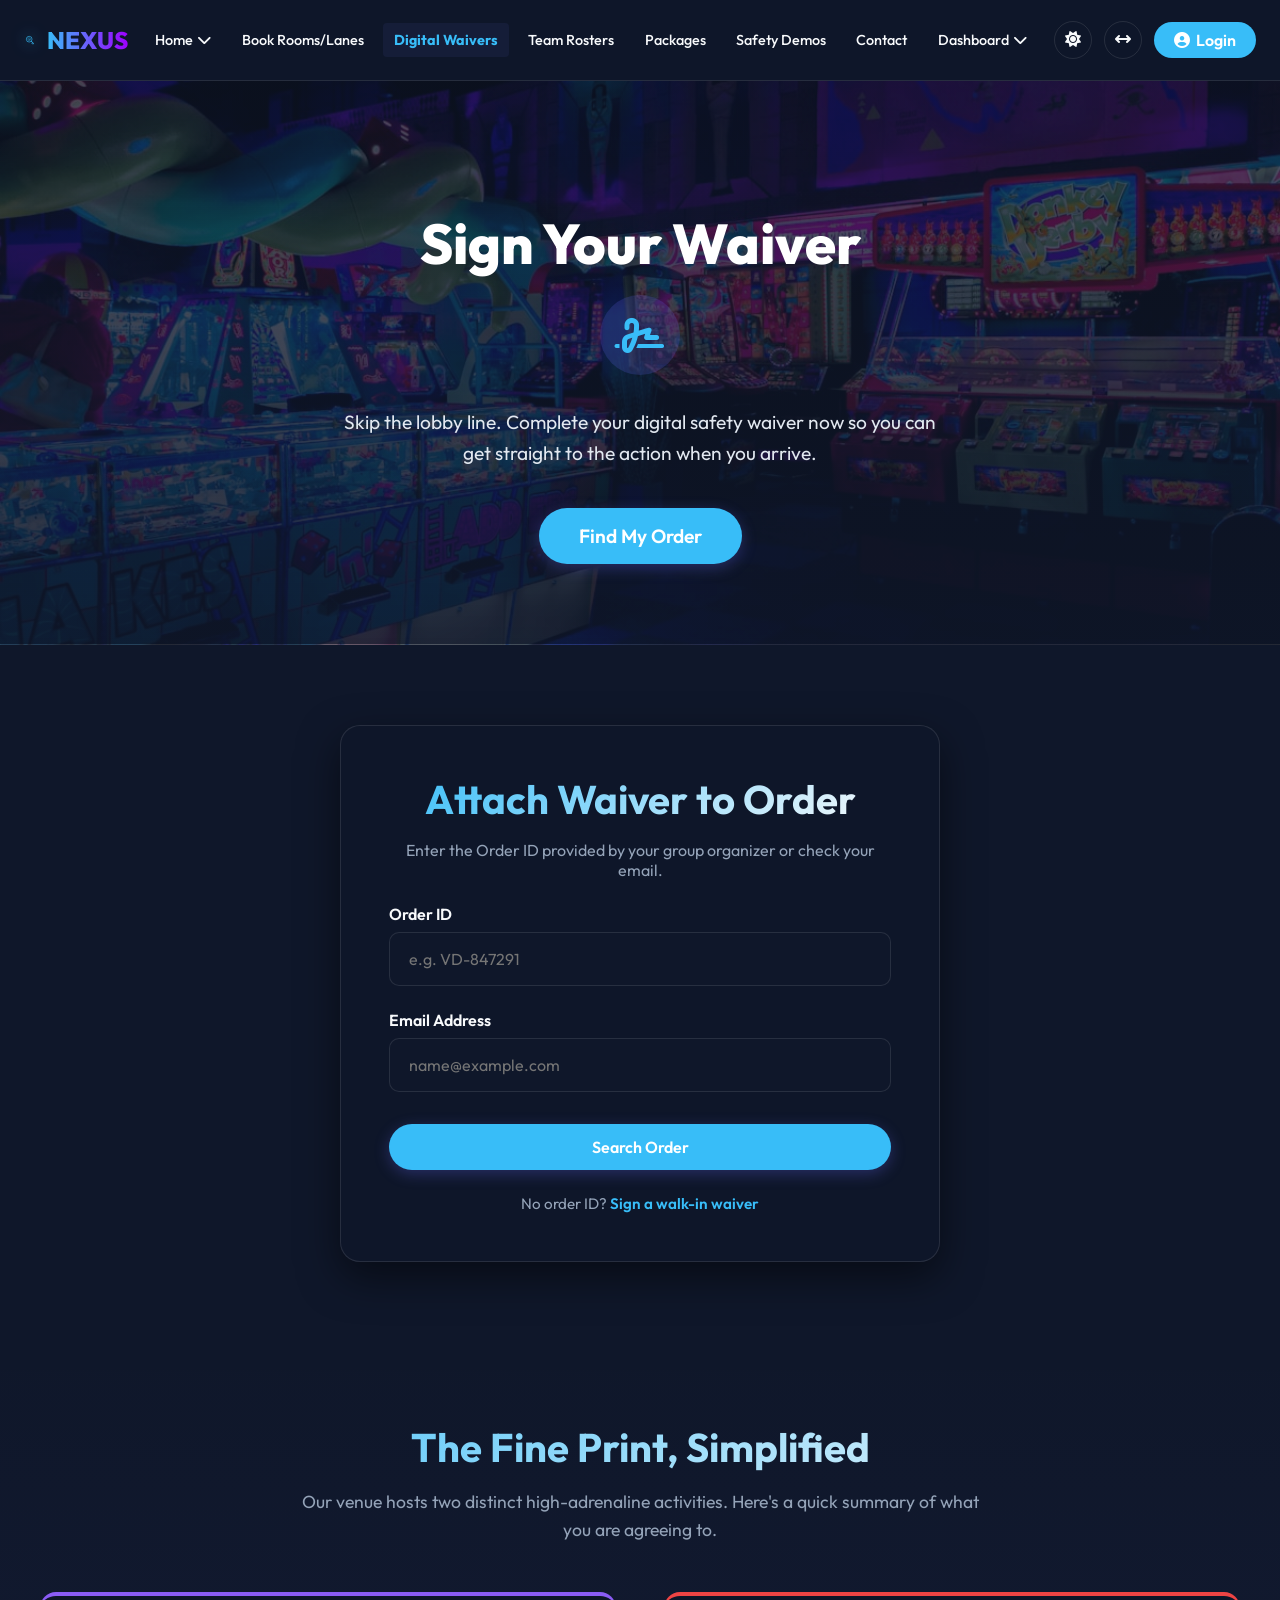
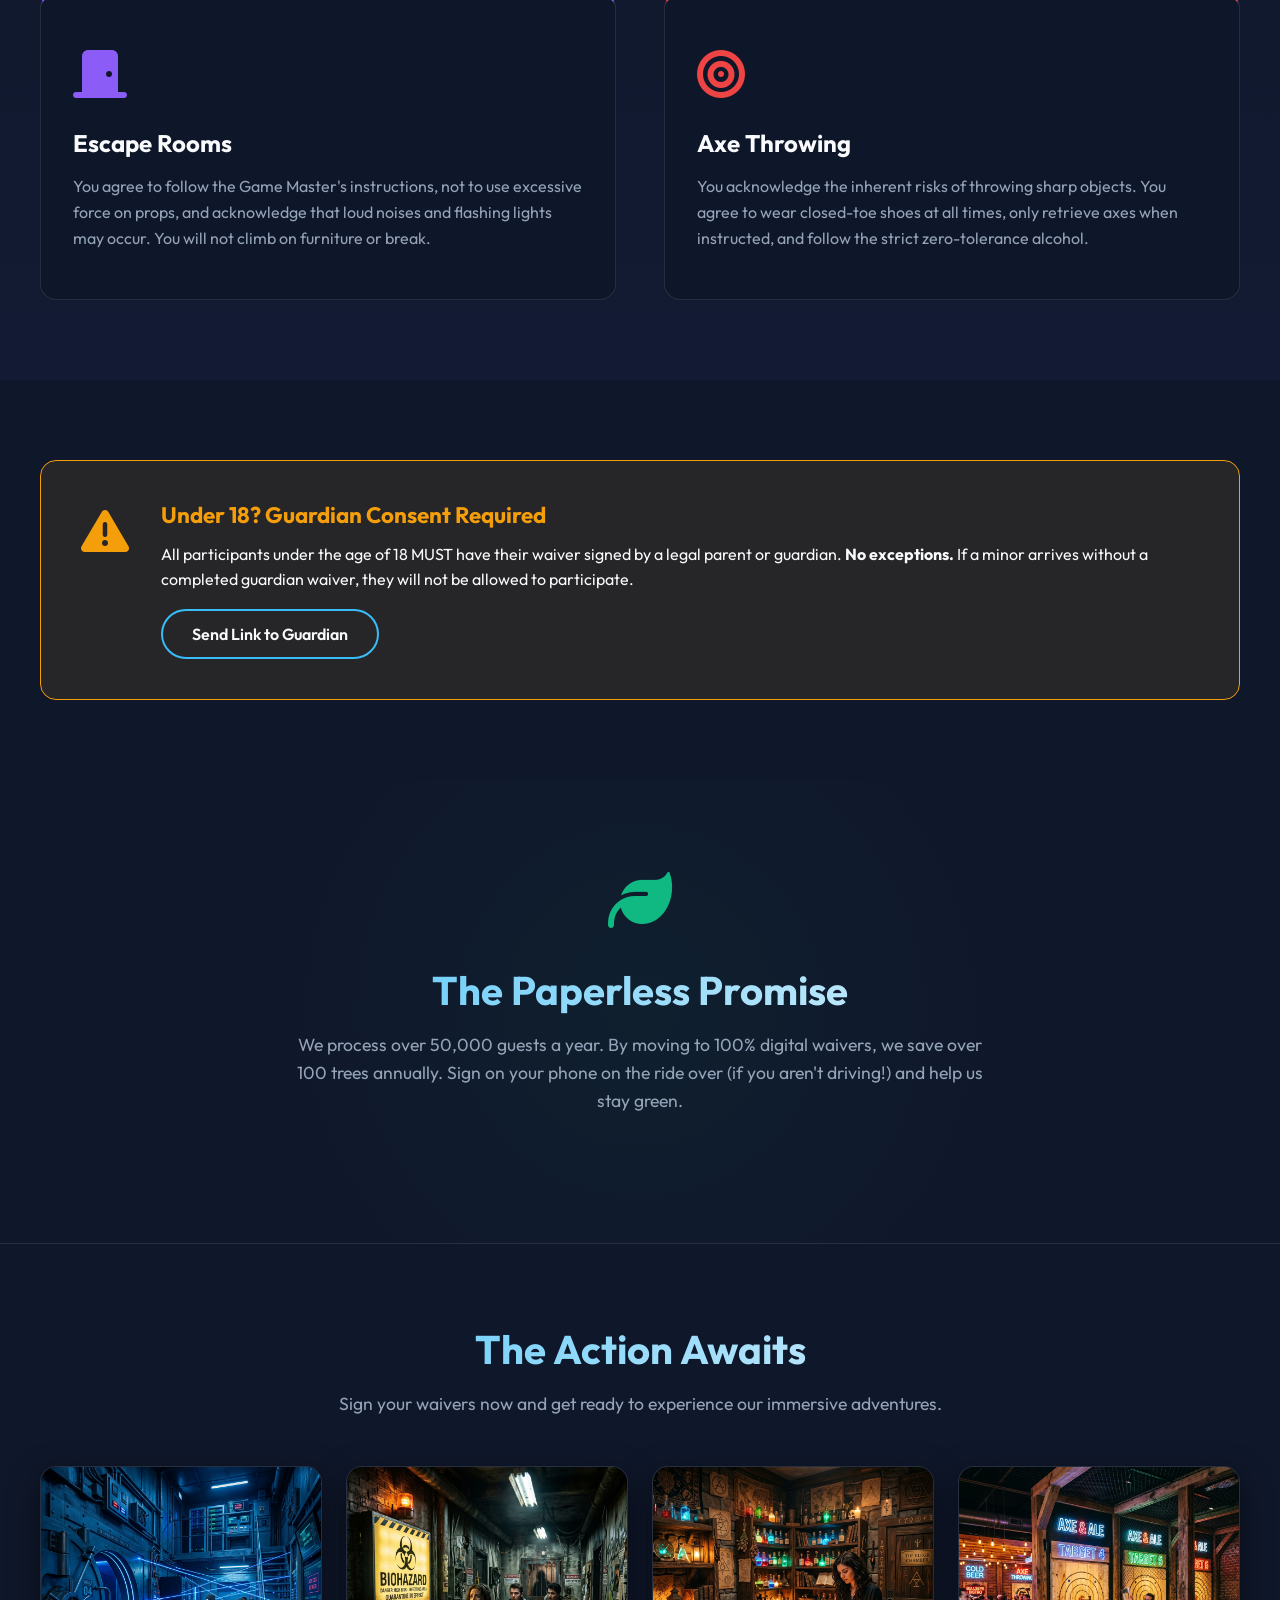
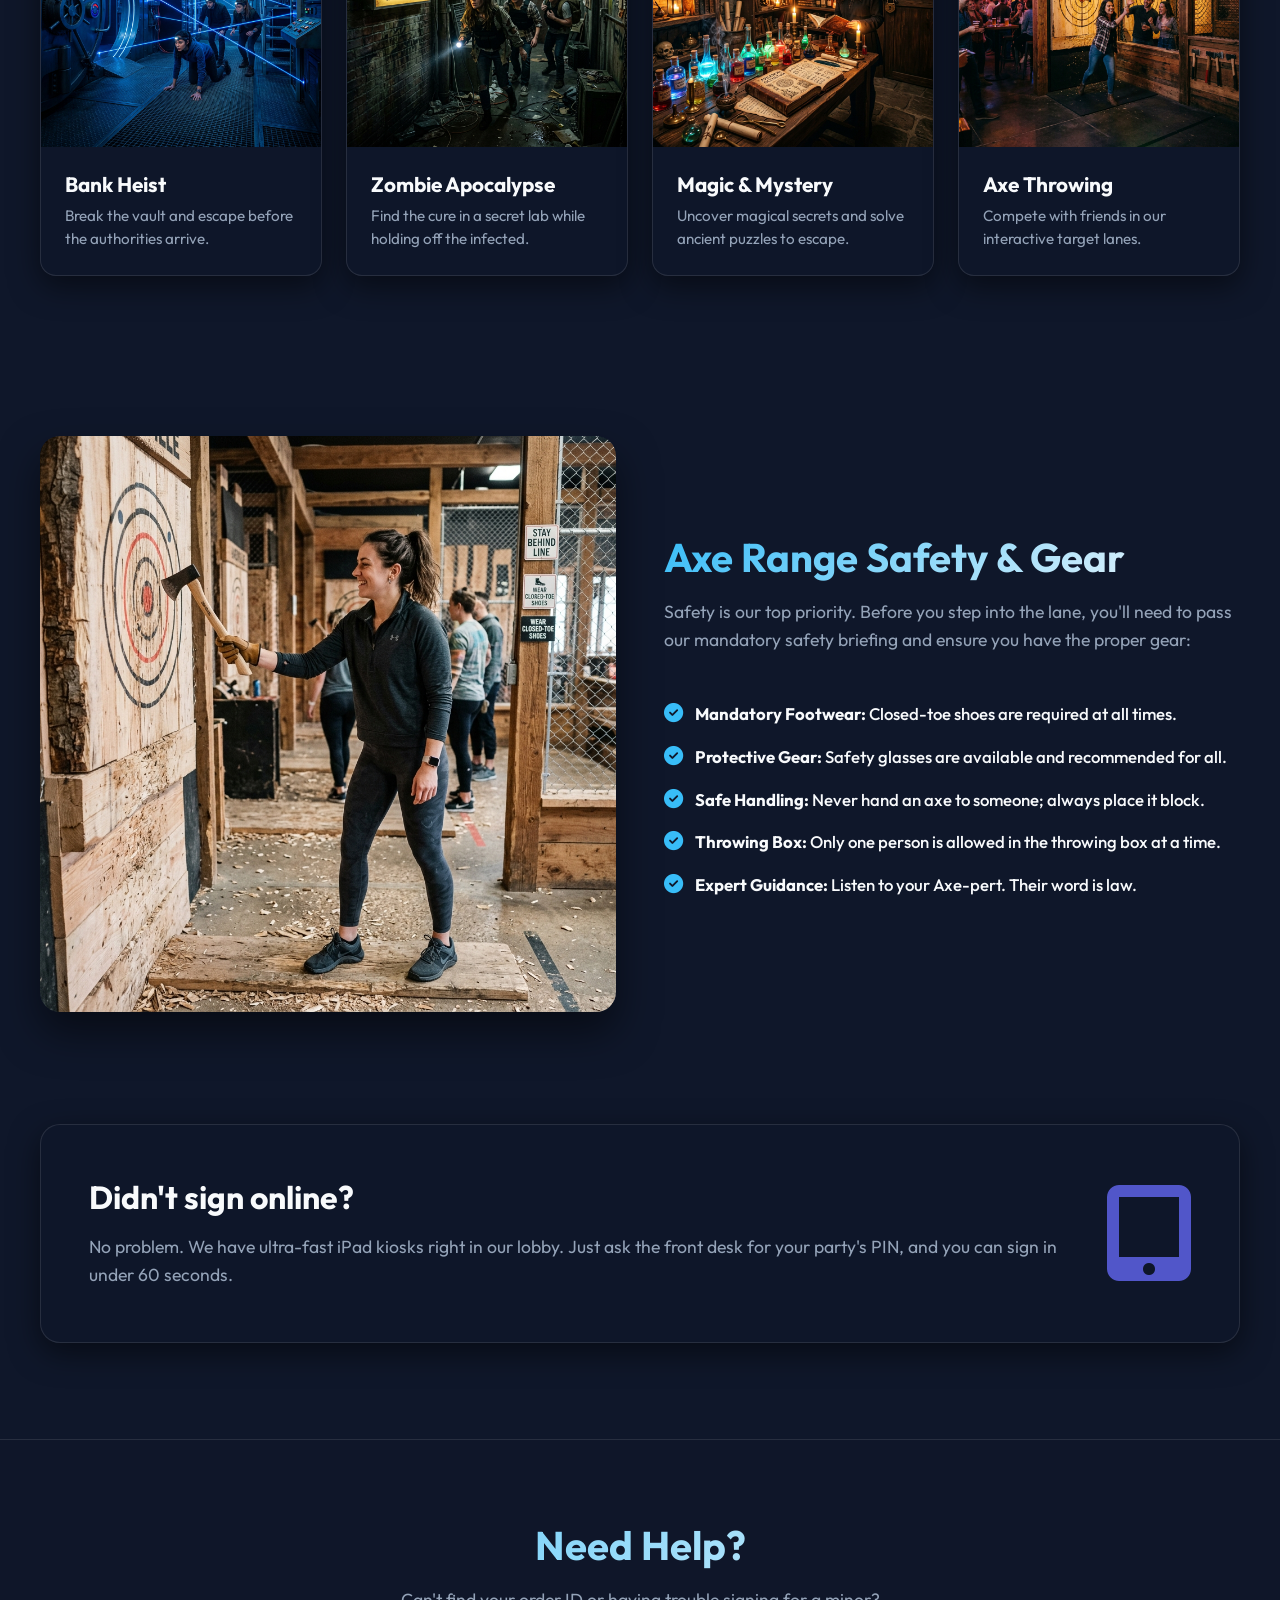
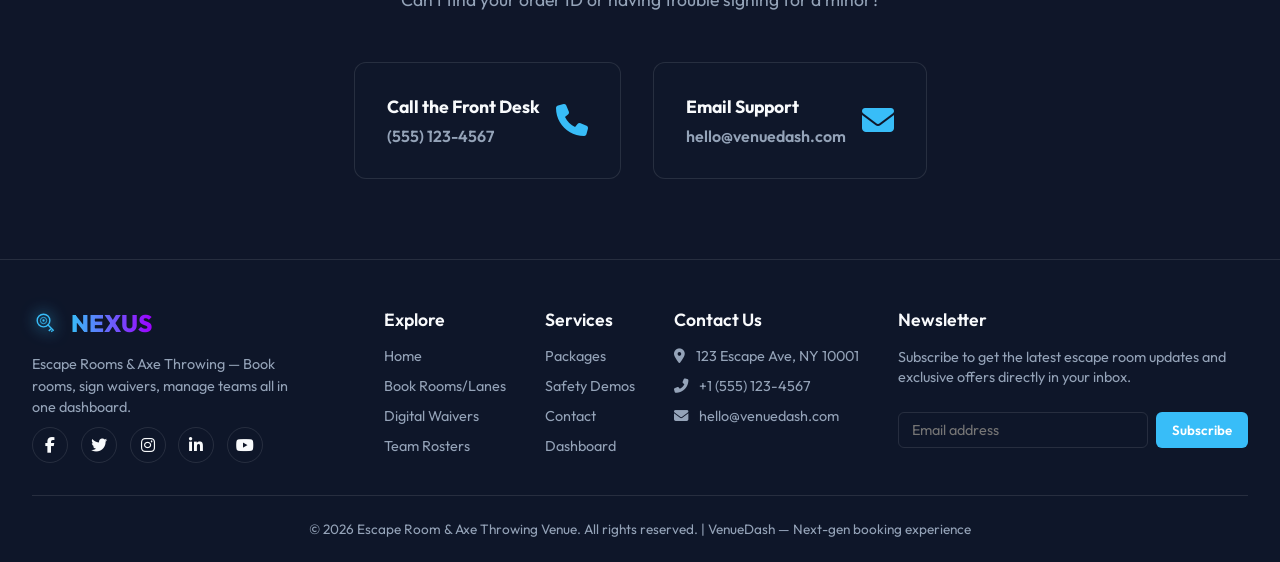
<file: digital_waivers.html>
﻿<!DOCTYPE html>
<html lang="en" data-theme="dark">
<head>
  <meta charset="UTF-8">
  <meta name="viewport" content="width=device-width, initial-scale=1.0, viewport-fit=cover">
  <title>Escape Room & Axe Throwing | VenueDash</title>
  <meta name="description" content="Dashboard for booking rooms, digital waivers, team rosters & safety demos.">
  <link href="https://fonts.googleapis.com/css2?family=Outfit:wght@300;400;500;600;700;800&display=swap" rel="stylesheet">
  <link rel="stylesheet" href="https://cdnjs.cloudflare.com/ajax/libs/font-awesome/6.4.0/css/all.min.css">
  <style>
    /* ----- GLOBAL VARIABLES (Light / Dark) ----- */
    :root {
      --bg-color: #f8fafc;
      --nav-bg: rgba(255, 255, 255, 0.85);
      --text-primary: #0f172a;
      --text-secondary: #475569;
      --accent-color: #6366f1;
      --accent-hover: #4f46e5;
      --border-color: rgba(0, 0, 0, 0.1);
      --dropdown-bg: rgba(255, 255, 255, 0.95);
      --shadow-color: rgba(0, 0, 0, 0.1);
      --transition: all 0.3s ease;
    }

    [data-theme="dark"] {
      --bg-color: #0f172a;
      --nav-bg: rgba(15, 23, 42, 0.85);
      --text-primary: #f8fafc;
      --text-secondary: #94a3b8;
      --accent-color: #38bdf8;
      --accent-hover: #0ea5e9;
      --border-color: rgba(255, 255, 255, 0.1);
      --dropdown-bg: rgba(15, 23, 42, 0.95);
      --shadow-color: rgba(0, 0, 0, 0.5);
    }

    * {
      margin: 0;
      padding: 0;
      box-sizing: border-box;
    }

    body {
      font-family: 'Outfit', sans-serif;
      background-color: var(--bg-color);
      color: var(--text-primary);
      min-height: 100vh;
      display: flex;
      flex-direction: column;
      overflow-x: hidden;
    }

    /* Navbar */
    .navbar {
      position: fixed;
      top: 0;
      left: 0;
      width: 100%;
      background: var(--nav-bg);
      backdrop-filter: blur(12px);
      border-bottom: 1px solid var(--border-color);
      z-index: 1000;
      padding: 0 1.5rem;
      transition: var(--transition);
    }

    .nav-container {
      max-width: 1600px;
      margin: 0 auto;
      display: flex;
      justify-content: space-between;
      align-items: center;
      height: 80px;
      gap: 1rem;
    }

    .logo-container {
      display: flex;
      align-items: center;
      gap: 10px;
      text-decoration: none;
      color: var(--text-primary);
      font-weight: 700;
      font-size: 1.4rem;
      white-space: nowrap;
    }

    .logo-icon {
      width: 36px;
      height: 36px;
      color: var(--accent-color);
      filter: drop-shadow(0 0 8px var(--accent-color));
    }

    /* Desktop navigation */
    .nav-menu {
      display: flex;
      align-items: center;
      gap: 0.5rem;
      list-style: none;
      flex: 1;
      justify-content: center;
    }

    .nav-item {
      position: relative;
      white-space: nowrap;
    }

    .nav-link {
      color: var(--text-primary);
      text-decoration: none;
      font-size: 0.9rem;
      font-weight: 500;
      padding: 0.5rem 0.7rem;
      border-radius: 8px;
      transition: var(--transition);
      display: flex;
      align-items: center;
      gap: 4px;
    }

    .nav-link:hover {
      color: var(--accent-color);
      background: rgba(99, 102, 241, 0.05);
    }

    /* Desktop action buttons */
    .nav-actions {
      display: flex;
      align-items: center;
      gap: 0.75rem;
      white-space: nowrap;
    }

    .icon-btn {
      background: transparent;
      border: 1px solid var(--border-color);
      color: var(--text-primary);
      width: 38px;
      height: 38px;
      border-radius: 50%;
      cursor: pointer;
      transition: var(--transition);
      font-size: 1rem;
    }

    .icon-btn:hover {
      background: rgba(99, 102, 241, 0.1);
      color: var(--accent-color);
      border-color: var(--accent-color);
    }

    .login-btn {
      background: var(--accent-color);
      color: #fff !important;
      text-decoration: none;
      padding: 0.5rem 1.25rem;
      border-radius: 20px;
      font-weight: 600;
      transition: var(--transition);
      display: flex;
      align-items: center;
      gap: 6px;
    }

    /* Dropdowns */
    .dropdown-menu {
      position: absolute;
      top: 120%;
      left: 0;
      background: var(--dropdown-bg);
      backdrop-filter: blur(16px);
      border: 1px solid var(--border-color);
      border-radius: 12px;
      min-width: 200px;
      opacity: 0;
      visibility: hidden;
      transform: translateY(10px);
      transition: all 0.3s cubic-bezier(0.68, -0.55, 0.265, 1.55);
      box-shadow: 0 10px 25px var(--shadow-color);
      padding: 0.5rem 0;
    }

    .nav-item.dropdown:hover .dropdown-menu {
      opacity: 1;
      visibility: visible;
      transform: translateY(0);
    }

    .nav-item.dropdown:hover .nav-link i {
      transform: rotate(180deg);
    }

    .dropdown-link {
      display: block;
      padding: 0.75rem 1.5rem;
      color: var(--text-secondary);
      text-decoration: none;
      transition: var(--transition);
    }

    .dropdown-link:hover {
      color: var(--text-primary);
      background: rgba(99, 102, 241, 0.05);
      padding-left: 2rem;
    }

    .nav-item:nth-last-child(2) .dropdown-menu {
      right: 0;
      left: auto;
    }

    /* Mobile elements */
    .hamburger {
      display: none;
      background: transparent;
      border: none;
      color: var(--text-primary);
      font-size: 1.5rem;
      cursor: pointer;
    }

    .mobile-nav-action {
      display: none;
    }

    /* Main content */
    .main-content {
      flex: 1;
      margin-top: 80px;
      padding: 6rem 2rem;
      text-align: center;
      background: radial-gradient(circle at center, rgba(99, 102, 241, 0.05) 0%, transparent 60%);
    }

    .main-title {
      font-size: 3.5rem;
      font-weight: 700;
      background: linear-gradient(135deg, var(--accent-color), var(--text-primary));
      -webkit-background-clip: text;
      -webkit-text-fill-color: transparent;
    }

    .main-subtitle {
      color: var(--text-secondary);
      font-size: 1.2rem;
      max-width: 650px;
      margin: 1rem auto 0;
    }

    /* ========== FOOTER STYLES ========== */
    .footer {
      background: var(--dropdown-bg);
      backdrop-filter: blur(12px);
      border-top: 1px solid var(--border-color);
      padding: 3rem 2rem 1.5rem;
      margin-top: auto;
    }

    .footer-container {
      max-width: 1400px;
      margin: 0 auto;
    }

    .footer-grid {
      display: flex;
      flex-wrap: wrap;
      justify-content: space-between;
      gap: 2rem;
      margin-bottom: 2rem;
    }

    .footer-brand {
      flex: 1;
      min-width: 250px;
      max-width: 320px;
    }

    .footer-logo {
      display: flex;
      align-items: center;
      gap: 10px;
      text-decoration: none;
      color: var(--text-primary);
      font-weight: 700;
      font-size: 1.4rem;
      white-space: nowrap;
      margin-bottom: 1rem;
    }

    .footer-description {
      color: var(--text-secondary);
      font-size: 0.9rem;
      line-height: 1.5;
      max-width: 260px;
    }

    .footer-links {
      display: flex;
      flex-wrap: wrap;
      gap: 2rem;
      flex: 2;
      justify-content: space-between;
    }

    .footer-column {
      display: flex;
      flex-direction: column;
      gap: 0.75rem;
    }

    .footer-column h4 {
      color: var(--text-primary);
      font-weight: 600;
      font-size: 1.1rem;
      margin-bottom: 0.25rem;
    }

    .footer-link {
      color: var(--text-secondary);
      text-decoration: none;
      font-size: 0.9rem;
      transition: var(--transition);
    }

    .footer-link:hover {
      color: var(--accent-color);
      transform: translateX(4px);
    }

    .footer-actions {
      display: flex;
      gap: 0.8rem;
      margin-top: 0.5rem;
    }

    .footer-icon-btn {
      background: transparent;
      border: 1px solid var(--border-color);
      color: var(--text-primary);
      width: 36px;
      height: 36px;
      border-radius: 50%;
      cursor: pointer;
      transition: var(--transition);
      font-size: 1rem;
    }

    .footer-icon-btn:hover {
      background: rgba(99, 102, 241, 0.1);
      color: var(--accent-color);
      border-color: var(--accent-color);
    }

    .footer-bottom {
      text-align: center;
      padding-top: 1.5rem;
      border-top: 1px solid var(--border-color);
      color: var(--text-secondary);
      font-size: 0.85rem;
    }

    /* Responsive footer */
    @media (max-width: 991px) {
      .footer-grid {
        flex-direction: column;
        gap: 2rem;
      }
      .footer-links {
        gap: 2.5rem;
        width: 100%;
        justify-content: flex-start;
      }
      .footer-column {
        flex: 1 1 200px;
      }
    }

    @media (max-width: 800px) {
      .main-title {
        font-size: 2.5rem;
      }
      .footer-column {
        flex: 1 1 45%;
      }
    }

    @media (max-width: 680px) {
      .main-title {
        font-size: 2rem;
      }
      .main-subtitle {
        font-size: 1rem;
      }
      .main-content {
        padding: 4rem 1.5rem;
      }
      .footer {
        padding: 2rem 1.5rem 1rem;
      }
      .footer-links {
        flex-direction: column;
        gap: 1.5rem;
      }
      .footer-column, .newsletter-col {
        max-width: 100% !important;
        flex: 1 1 auto;
      }
    }

    /* RESPONSIVE (tablet & mobile) for navbar */
    @media (max-width: 1200px) {
      .nav-link {
        font-size: 0.85rem;
        padding: 0.4rem 0.4rem;
      }
      .nav-menu {
        gap: 0.1rem;
      }
      .nav-actions {
        gap: 0.4rem;
      }
      .login-btn {
        padding: 0.4rem 0.8rem;
        font-size: 0.85rem;
      }
    }

    @media (max-width: 991px) {
      .nav-actions {
        display: none;
      }
      .hamburger {
        display: block;
        z-index: 1001;
      }

      .nav-menu {
        position: fixed;
        top: 0;
        right: -100%;
        width: 280px;
        height: 100vh;
        height: 100dvh;
        background: var(--dropdown-bg);
        backdrop-filter: blur(20px);
        border-left: 1px solid var(--border-color);
        flex-direction: column;
        align-items: flex-start;
        justify-content: flex-start;
        padding: 90px 1.2rem 1.5rem;
        transition: 0.35s cubic-bezier(0.77, 0, 0.175, 1);
        box-shadow: -10px 0 30px var(--shadow-color);
        overflow-y: auto;
        gap: 0;
        flex-wrap: nowrap;
      }

      html[dir="rtl"] .nav-menu {
        right: auto;
        left: -100%;
        border-left: none;
        border-right: 1px solid var(--border-color);
      }

      .nav-menu.active {
        right: 0;
      }
      html[dir="rtl"] .nav-menu.active {
        left: 0;
        right: auto;
      }

      .nav-item {
        width: 100%;
        white-space: normal;
      }

      .nav-link {
        width: 100%;
        padding: 0.7rem 0;
        font-size: 1rem;
        border-bottom: 1px solid var(--border-color);
        border-radius: 0;
      }

      .dropdown-menu {
        position: static;
        opacity: 1;
        visibility: visible;
        transform: none;
        max-height: 0;
        overflow: hidden;
        padding: 0;
        transition: max-height 0.3s ease;
        background: transparent;
        border: none;
        box-shadow: none;
      }

      .nav-item.dropdown.active .dropdown-menu {
        max-height: 200px;
        padding: 0.3rem 0 0.3rem 1rem;
      }

      .dropdown-link {
        padding: 0.5rem 1rem;
        font-size: 0.9rem;
      }

      .mobile-nav-action {
        display: flex;
        width: 100%;
        margin-top: 0.5rem;
        border-top: 1px solid var(--border-color);
        flex-direction: column;
        gap: 0.4rem;
        padding-top: 0.8rem;
      }

      .mobile-action-btn {
        background: transparent;
        border: 1px solid var(--border-color);
        color: var(--text-primary);
        padding: 0.5rem 0.8rem;
        border-radius: 40px;
        width: 100%;
        justify-content: center;
        gap: 10px;
        font-size: 0.9rem;
        font-weight: 500;
        cursor: pointer;
        transition: var(--transition);
        display: flex;
        align-items: center;
      }

      .mobile-action-btn:hover {
        background: rgba(99, 102, 241, 0.1);
        border-color: var(--accent-color);
        color: var(--accent-color);
      }

      .mobile-login-link {
        background: var(--accent-color);
        color: white !important;
        text-decoration: none;
        border: none;
      }

      .mobile-login-link:hover {
        background: var(--accent-hover);
        transform: translateY(-2px);
      }
    }

    /* Waiver Page Specific Styles */
    .main-content-waiver {
      width: 100%;
      padding-top: 80px;
    }
    
    section {
      padding: 5rem 2rem;
      position: relative;
    }
    
    .section-container {
      max-width: 1200px;
      margin: 0 auto;
    }
    
    .text-center { text-align: center; }
    .mx-auto { margin-left: auto; margin-right: auto; }
    .mb-4 { margin-bottom: 1.5rem; }
    .mt-2 { margin-top: 0.5rem; }
    .mt-3 { margin-top: 1rem; }
    .w-100 { width: 100%; }
    .text-secondary { color: var(--text-secondary); }
    
    .section-title {
      font-size: 2.5rem;
      font-weight: 700;
      margin-bottom: 1rem;
      background: linear-gradient(135deg, var(--accent-color), var(--text-primary));
      -webkit-background-clip: text;
      -webkit-text-fill-color: transparent;
    }
    
    .section-desc {
      color: var(--text-secondary);
      font-size: 1.1rem;
      max-width: 700px;
      margin-bottom: 3rem;
      line-height: 1.6;
    }
    
    .text-center .section-desc {
      margin-left: auto;
      margin-right: auto;
    }
    
    /* Buttons */
    .btn-primary, .btn-outline {
      display: inline-block;
      padding: 0.8rem 1.8rem;
      border-radius: 30px;
      font-weight: 600;
      text-decoration: none;
      transition: var(--transition);
      cursor: pointer;
      border: none;
      font-family: inherit;
      font-size: 1rem;
    }
    
    .btn-large {
      padding: 1rem 2.5rem;
      font-size: 1.2rem;
    }
    
    .btn-primary {
      background: var(--accent-color);
      color: #fff;
      box-shadow: 0 4px 15px rgba(99, 102, 241, 0.3);
    }
    
    .btn-primary:hover {
      background: var(--accent-hover);
      transform: translateY(-3px);
      box-shadow: 0 6px 20px rgba(99, 102, 241, 0.4);
    }
    
    .btn-outline {
      background: transparent;
      color: var(--text-primary);
      border: 2px solid var(--accent-color);
    }
    
    .btn-outline:hover {
      background: var(--accent-color);
      color: #fff;
    }

    /* Split Layouts General */
    .split-layout {
      display: flex;
      align-items: stretch;
      gap: 3rem;
    }
    
    .split-layout.reverse {
      flex-direction: row-reverse;
      align-items: center;
    }
    
    .split-text { flex: 1; text-align: left; }
    .split-image {
      flex: 1;
      border-radius: 20px;
      overflow: hidden;
      box-shadow: 0 20px 40px var(--shadow-color);
    }

    /* 1. Waiver Hero */
    .waiver-hero {
      background: linear-gradient(rgba(15, 23, 42, 0.7), rgba(15, 23, 42, 0.9)), url('images/waiver_hero.jpg') center/cover;
      padding: 8rem 2rem 5rem;
      border-bottom: 1px solid var(--border-color);
    }
    
    .waiver-hero .section-container {
      display: flex;
      flex-direction: column;
      align-items: center;
      justify-content: center;
    }
    
    .icon-pulse {
      width: 80px;
      height: 80px;
      background: rgba(99, 102, 241, 0.2);
      border-radius: 50%;
      display: flex;
      align-items: center;
      justify-content: center;
      margin: 0 auto 2rem;
      font-size: 2.5rem;
      color: var(--accent-color);
      animation: pulse 2s infinite;
    }
    
    @keyframes pulse {
      0% { box-shadow: 0 0 0 0 rgba(99, 102, 241, 0.4); }
      70% { box-shadow: 0 0 0 20px rgba(99, 102, 241, 0); }
      100% { box-shadow: 0 0 0 0 rgba(99, 102, 241, 0); }
    }
    
    .hero-main-title { color: #fff;
      font-size: 3.5rem;
      font-weight: 800;
      margin-bottom: 1rem;
    }
    
    .hero-main-desc {
      font-size: 1.2rem;
      color: #e2e8f0;
      max-width: 600px;
      margin: 0 auto 2.5rem;
      line-height: 1.6;
    }

    /* 2. Lookup Section */
    .lookup-section {
      background: var(--bg-color);
    }
    
    .lookup-box {
      background: var(--dropdown-bg);
      border: 1px solid var(--border-color);
      border-radius: 20px;
      padding: 3rem;
      max-width: 600px;
      box-shadow: 0 15px 40px var(--shadow-color);
    }
    
    .form-group {
      margin-bottom: 1.5rem;
      text-align: left;
    }
    
    .form-group label {
      display: block;
      margin-bottom: 0.5rem;
      font-weight: 600;
      color: var(--text-primary);
    }
    
    .form-group input {
      width: 100%;
      padding: 1rem 1.2rem;
      background: var(--bg-color);
      border: 1px solid var(--border-color);
      border-radius: 10px;
      color: var(--text-primary);
      font-size: 1rem;
      font-family: inherit;
      outline: none;
      transition: var(--transition);
    }
    
    .form-group input:focus {
      border-color: var(--accent-color);
      box-shadow: 0 0 0 3px rgba(99, 102, 241, 0.2);
    }
    
    .walk-in-text {
      margin-top: 1.5rem;
      font-size: 0.95rem;
      color: var(--text-secondary);
      text-align: center;
    }
    
    .walk-in-text a {
      color: var(--accent-color);
      text-decoration: none;
      font-weight: 600;
    }

    /* 3. Risk Section */
    .risk-section {
      background: linear-gradient(to bottom, transparent, rgba(99, 102, 241, 0.05));
    }
    
    .risk-card {
      flex: 1;
      background: var(--dropdown-bg);
      border-radius: 16px;
      padding: 3rem 2rem;
      border: 1px solid var(--border-color);
      position: relative;
      overflow: hidden;
      transition: var(--transition);
    }
    
    .risk-card:hover {
      transform: translateY(-5px);
    }
    
    .escape-risk { border-top: 4px solid #8b5cf6; }
    .axe-risk { border-top: 4px solid #ef4444; }
    
    .risk-icon {
      font-size: 3rem;
      margin-bottom: 1.5rem;
    }
    
    .escape-risk .risk-icon { color: #8b5cf6; }
    .axe-risk .risk-icon { color: #ef4444; }
    
    .risk-card h4 {
      font-size: 1.5rem;
      margin-bottom: 1rem;
    }
    
    .risk-card p {
      color: var(--text-secondary);
      line-height: 1.6;
    }

    /* 4. Guardian Section */
    .guardian-section { background: var(--bg-color); }
    
    .guardian-alert {
      background: rgba(245, 158, 11, 0.1);
      border: 1px solid #f59e0b;
      border-radius: 16px;
      padding: 2.5rem;
      display: flex;
      gap: 2rem;
      align-items: flex-start;
    }
    
    .g-icon {
      font-size: 3rem;
      color: #f59e0b;
      flex-shrink: 0;
    }
    
    .g-content h3 {
      font-size: 1.4rem;
      margin-bottom: 0.8rem;
      color: #f59e0b;
    }
    
    .g-content p {
      color: var(--text-primary);
      line-height: 1.6;
    }

    /* 5. Eco Section */
    .eco-section {
      background: radial-gradient(circle at center, rgba(16, 185, 129, 0.05) 0%, transparent 60%);
    }
    
    .eco-icon {
      font-size: 4rem;
      color: #10b981;
      margin-bottom: 1.5rem;
    }

    /* 6. Rules Section */
    .rules-section { background: var(--bg-color); }
    
    .check-list {
      list-style: none;
      margin-top: 1.5rem;
      text-align: left;
    }
    
    .check-list li {
      margin-bottom: 1.2rem;
      display: flex;
      align-items: flex-start;
      gap: 12px;
      font-size: 1.05rem;
      line-height: 1.4;
      font-weight: 500;
    }
    
    .check-list i { 
      color: var(--accent-color); 
      font-size: 1.2rem; 
      margin-top: 2px;
    }
    
    .rules-graphic {
      background: linear-gradient(135deg, rgba(99, 102, 241, 0.2), rgba(56, 189, 248, 0.2));
      border: 1px solid rgba(99, 102, 241, 0.3);
      display: flex;
      flex-direction: column;
      align-items: center;
      justify-content: center;
      min-height: 350px;
      text-align: center;
      padding: 2rem;
    }
    
    .graphic-icon {
      font-size: 4rem;
      color: var(--accent-color);
      margin-bottom: 1rem;
    }
    
    .rules-graphic h3 {
      font-size: 1.8rem;
      margin-bottom: 0.5rem;
    }
    
    .rules-graphic p {
      color: var(--text-secondary);
      font-weight: 600;
      text-transform: uppercase;
      letter-spacing: 1px;
    }

    /* 7. Kiosk Section */
    .kiosk-section { padding: 2rem 2rem 6rem; }
    
    .kiosk-banner {
      background: var(--dropdown-bg);
      border: 1px solid var(--border-color);
      border-radius: 20px;
      padding: 3rem;
      display: flex;
      align-items: center;
      justify-content: space-between;
      gap: 3rem;
      box-shadow: 0 10px 30px var(--shadow-color);
    }
    
    .kiosk-text h2 {
      font-size: 2rem;
      margin-bottom: 1rem;
      color: var(--text-primary);
    }
    
    .kiosk-text p {
      font-size: 1.1rem;
      color: var(--text-secondary);
      line-height: 1.6;
    }
    
    .kiosk-icon {
      font-size: 6rem;
      color: rgba(99, 102, 241, 0.8);
    }

    /* 8. Support Section */
    .support-section {
      background: var(--dropdown-bg);
      border-top: 1px solid var(--border-color);
    }
    
    .support-cards {
      display: flex;
      justify-content: center;
      gap: 2rem;
      margin-top: 2rem;
    }
    
    .s-card {
      background: var(--bg-color);
      border: 1px solid var(--border-color);
      padding: 2rem;
      border-radius: 12px;
      min-width: 250px;
      position: relative;
      text-align: left;
      padding-right: 5rem;
    }
    
    .s-card i {
      font-size: 2rem;
      color: var(--accent-color);
      position: absolute;
      right: 2rem;
      top: 50%;
      transform: translateY(-50%);
      margin-bottom: 0;
    }
    
    .s-card h4 {
      font-size: 1.1rem;
      margin-bottom: 0.5rem;
    }
    
    .s-card p {
      color: var(--text-secondary);
      font-weight: 600;
    }

    /* Room Gallery Section */
    .gallery-section {
      background: var(--bg-color);
      border-top: 1px solid var(--border-color);
    }
    
    .gallery-grid {
      display: grid;
      grid-template-columns: repeat(auto-fit, minmax(250px, 1fr));
      gap: 1.5rem;
      margin-top: 3rem;
    }
    
    .gallery-card {
      background: var(--dropdown-bg);
      border: 1px solid var(--border-color);
      border-radius: 16px;
      overflow: hidden;
      transition: var(--transition);
      box-shadow: 0 10px 30px var(--shadow-color);
    }
    
    .gallery-card:hover {
      transform: translateY(-5px);
      border-color: var(--accent-color);
    }
    
    .gallery-image {
      width: 100%;
      height: 200px;
      object-fit: cover;
      display: block;
      transition: transform 0.5s ease;
    }
    
    .gallery-card:hover .gallery-image {
      transform: scale(1.05);
    }
    
    .gallery-content {
      padding: 1.5rem;
      text-align: left;
    }
    
    .gallery-content h4 {
      font-size: 1.3rem;
      margin-bottom: 0.5rem;
      color: var(--text-primary);
    }
    
    .gallery-content p {
      color: var(--text-secondary);
      font-size: 0.95rem;
      line-height: 1.5;
    }

    /* Responsive */
    @media (max-width: 991px) {
      .split-layout, .split-layout.reverse { flex-direction: column; gap: 2.5rem; }
      .hero-main-title { color: #fff; font-size: 2.8rem; }
      .guardian-alert { flex-direction: column; gap: 1rem; text-align: center; }
      .g-icon { margin: 0 auto; }
      .kiosk-banner { flex-direction: column-reverse; text-align: center; }
      .support-cards { flex-direction: column; }
    }
    
    @media (max-width: 680px) {
      section { padding: 4rem 1.5rem; }
      .hero-main-title { color: #fff; font-size: 2.2rem; }
      .lookup-box { padding: 2rem 1.5rem; }
    }
  </style>
  <link rel="stylesheet" href="mobile.css">
  <link rel="icon" href="favicon.svg" type="image/svg+xml">
  <script>
    (function() {
      const isDark = localStorage.getItem('venue_theme_dark');
      const htmlEl = document.documentElement;
      let currentTheme = htmlEl.getAttribute('data-theme');
      const isAdmin = currentTheme && currentTheme.includes('admin');
      
      if (isDark === 'true') {
        htmlEl.setAttribute('data-theme', isAdmin ? 'admin-dark' : 'dark');
      } else if (isDark === 'false') {
        if (isAdmin) {
          htmlEl.setAttribute('data-theme', 'admin-light');
        } else if (currentTheme === 'dark' || currentTheme === 'light') {
          htmlEl.setAttribute('data-theme', 'light');
        } else {
          htmlEl.removeAttribute('data-theme');
        }
      }

      document.addEventListener('DOMContentLoaded', () => {
        document.body.addEventListener('click', (e) => {
          const toggleBtn = e.target.closest('#theme-toggle, #mobile-theme-toggle');
          if (toggleBtn) {
            setTimeout(() => {
              const theme = document.documentElement.getAttribute('data-theme');
              const darkActive = theme === 'dark' || theme === 'admin-dark';
              localStorage.setItem('venue_theme_dark', darkActive);
            }, 50);
          }
        });

        setTimeout(() => {
          const theme = document.documentElement.getAttribute('data-theme');
          const darkActive = theme === 'dark' || theme === 'admin-dark';
          
          const themeIcons = document.querySelectorAll('#theme-icon, #theme-toggle i, #mobile-theme-icon');
          themeIcons.forEach(icon => {
            if (darkActive) {
              icon.classList.remove('fa-moon');
              icon.classList.add('fa-sun');
            } else {
              icon.classList.remove('fa-sun');
              icon.classList.add('fa-moon');
            }
          });
        }, 100);
      });
    })();
  </script>
</head>
<body>

  <nav class="navbar">
    <div class="nav-container">
      <a href="index.html" class="logo-container">
        <svg xmlns="http://www.w3.org/2000/svg" viewBox="0 0 100 100" class="brand-logo-svg" style="width: 1.8rem; height: 1.8rem; fill: currentColor; color: var(--accent-color); filter: drop-shadow(0 0 8px var(--accent-color)); vertical-align: middle; display: inline-block;">
  <circle cx="40" cy="40" r="22" fill="none" stroke="currentColor" stroke-width="5" />
  <circle cx="40" cy="40" r="11" fill="none" stroke="currentColor" stroke-width="3" />
  <circle cx="40" cy="40" r="4" fill="currentColor" />
  <rect x="60" y="37.5" width="30" height="5" fill="currentColor" transform="rotate(45 40 40)" />
  <rect x="76" y="42.5" width="5" height="10" fill="currentColor" transform="rotate(45 40 40)" />
  <rect x="84" y="42.5" width="5" height="6" fill="currentColor" transform="rotate(45 40 40)" />
</svg>
        <span style="font-weight: 800; font-size: 1.5rem; background: linear-gradient(90deg, var(--accent-color), #9d00ff); -webkit-background-clip: text; -webkit-text-fill-color: transparent; text-transform: uppercase;">NEXUS</span>
      </a>

      <ul class="nav-menu" id="nav-menu">
        <li class="nav-item dropdown">
          <a href="index.html" class="nav-link" id="home-link">Home <i class="fas fa-chevron-down"></i></a>
          <div class="dropdown-menu">
            <a href="index.html" class="dropdown-link">Home 1</a>
            <a href="./home2.html" class="dropdown-link">Home 2</a>
          </div>
        </li>
        <li class="nav-item"><a href="./book_rooms.html" class="nav-link">Book Rooms/Lanes</a></li>
        <li class="nav-item"><a href="./digital_waivers.html" class="nav-link">Digital Waivers</a></li>
        <li class="nav-item"><a href="./team_rosters.html" class="nav-link">Team Rosters</a></li>
        <li class="nav-item"><a href="./packages.html" class="nav-link">Packages</a></li>
        <li class="nav-item"><a href="./safety demos.html" class="nav-link">Safety Demos</a></li>
        <li class="nav-item"><a href="./Contact.html" class="nav-link">Contact</a></li>
        <li class="nav-item dropdown">
          <a href="javascript:void(0)" class="nav-link" id="dashboard-link">Dashboard <i class="fas fa-chevron-down"></i></a>
          <div class="dropdown-menu">
            <a href="./user_dashboard.html" class="dropdown-link">Users</a>
            <a href="./admin_dashboard.html" class="dropdown-link">Admin</a>
          </div>
        </li>
        <li class="mobile-nav-action">
          <button id="mobile-theme-toggle" class="mobile-action-btn">
            <i class="fas fa-sun" id="mobile-theme-icon"></i> Theme
          </button>
          <button id="mobile-rtl-toggle" class="mobile-action-btn">
            <i class="fas fa-arrows-left-right"></i> RTL Layout
          </button>
          <a href="login.html" class="mobile-action-btn mobile-login-link" id="mobile-login-btn">
            <i class="fas fa-user-circle"></i> Login
          </a>
        </li>
      </ul>

      <div class="nav-actions">
        <button id="theme-toggle" class="icon-btn" title="Dark/Light Mode">
          <i class="fas fa-sun" id="theme-icon"></i>
        </button>
        <button id="rtl-toggle" class="icon-btn" title="Toggle RTL Layout">
          <i class="fas fa-arrows-left-right"></i>
        </button>
        <a href="login.html" class="login-btn"><i class="fas fa-user-circle"></i> Login</a>
      </div>

      <button class="hamburger" id="hamburger" aria-label="Menu">
        <i class="fas fa-bars"></i>
      </button>
    </div>
    <style>
      .nav-link.active, .dropdown-link.active {
        color: var(--accent-color) !important;
        font-weight: 700;
        background: rgba(99, 102, 241, 0.08);
        border-radius: 4px;
      }
    </style>
    <script>
      (function() {
        let currentPath = window.location.pathname.split('/').pop() || 'index.html';
        currentPath = decodeURIComponent(currentPath);
        const navLinks = document.querySelectorAll('.navbar .nav-link, .navbar .dropdown-link');
        navLinks.forEach(link => {
          let linkHref = link.getAttribute('href');
          if (!linkHref || linkHref.startsWith('javascript:')) return;
          let linkPath = linkHref.split('/').pop();
          linkPath = decodeURIComponent(linkPath);
          if (linkPath && currentPath.toLowerCase() === linkPath.toLowerCase()) {
            link.classList.add('active');
            const dropdown = link.closest('.dropdown-menu');
            if (dropdown) {
               const parentLink = dropdown.previousElementSibling;
               if (parentLink && parentLink.classList.contains('nav-link')) {
                 parentLink.classList.add('active');
               }
            }
          }
        });
      })();
    </script>
  </nav>

  <main class="main-content-waiver">
    <!-- 1. Waiver Hero Section -->
    <section class="waiver-hero">
      <div class="section-container text-center">
        <h1 class="hero-main-title">Sign Your Waiver</h1>
        <div class="icon-pulse"><i class="fas fa-signature"></i></div>
        <p class="hero-main-desc">Skip the lobby line. Complete your digital safety waiver now so you can get straight to the action when you arrive.</p>
        <div class="hero-actions">
          <a href="#lookup" class="btn-primary btn-large">Find My Order</a>
        </div>
      </div>
    </section>

    <!-- 2. Lookup Your Reservation -->
    <section id="lookup" class="lookup-section">
      <div class="section-container">
        <div class="lookup-box mx-auto">
          <h2 class="section-title text-center">Attach Waiver to Order</h2>
          <p class="text-center mb-4 text-secondary">Enter the Order ID provided by your group organizer or check your email.</p>
          <div class="form-group">
            <label>Order ID</label>
            <input type="text" placeholder="e.g. VD-847291">
          </div>
          <div class="form-group">
            <label>Email Address</label>
            <input type="email" placeholder="name@example.com">
          </div>
          <button class="btn-primary w-100 mt-2">Search Order</button>
          <p class="walk-in-text">No order ID? <a href="#">Sign a walk-in waiver</a></p>
        </div>
      </div>
    </section>

    <!-- 3. The Two-Fold Risk -->
    <section class="risk-section">
      <div class="section-container">
        <div class="text-center">
          <h2 class="section-title">The Fine Print, Simplified</h2>
          <p class="section-desc mx-auto">Our venue hosts two distinct high-adrenaline activities. Here's a quick summary of what you are agreeing to.</p>
        </div>
        
        <div class="split-layout">
          <div class="risk-card escape-risk">
            <div class="risk-icon"><i class="fas fa-door-closed"></i></div>
            <h4>Escape Rooms</h4>
            <p>You agree to follow the Game Master's instructions, not to use excessive force on props, and acknowledge that loud noises and flashing lights may occur. You will not climb on furniture or break.</p>
          </div>
          <div class="risk-card axe-risk">
            <div class="risk-icon"><i class="fas fa-bullseye"></i></div>
            <h4>Axe Throwing</h4>
            <p>You acknowledge the inherent risks of throwing sharp objects. You agree to wear closed-toe shoes at all times, only retrieve axes when instructed, and follow the strict zero-tolerance alcohol.</p>
          </div>
        </div>
      </div>
    </section>

    <!-- 4. Guardian Consent Protocol -->
    <section class="guardian-section">
      <div class="section-container">
        <div class="guardian-alert">
          <div class="g-icon"><i class="fas fa-exclamation-triangle"></i></div>
          <div class="g-content">
            <h3>Under 18? Guardian Consent Required</h3>
            <p>All participants under the age of 18 MUST have their waiver signed by a legal parent or guardian. <strong>No exceptions.</strong> If a minor arrives without a completed guardian waiver, they will not be allowed to participate.</p>
            <a href="#" class="btn-outline mt-3">Send Link to Guardian</a>
          </div>
        </div>
      </div>
    </section>

    <!-- 5. The Paperless Promise -->
    <section class="eco-section text-center">
      <div class="section-container">
        <div class="eco-icon"><i class="fas fa-leaf"></i></div>
        <h2 class="section-title">The Paperless Promise</h2>
        <p class="section-desc mx-auto">We process over 50,000 guests a year. By moving to 100% digital waivers, we save over 100 trees annually. Sign on your phone on the ride over (if you aren't driving!) and help us stay green.</p>
      </div>
    </section>

    <!-- Room Gallery Section -->
    <section class="gallery-section">
      <div class="section-container text-center">
        <h2 class="section-title">The Action Awaits</h2>
        <p class="section-desc mx-auto">Sign your waivers now and get ready to experience our immersive adventures.</p>
        <div class="gallery-grid">
          <div class="gallery-card">
            <div style="overflow: hidden;">
              <img src="images/gen_heist.png" alt="Bank Heist" class="gallery-image" loading="lazy">
            </div>
            <div class="gallery-content">
              <h4>Bank Heist</h4>
              <p>Break the vault and escape before the authorities arrive.</p>
            </div>
          </div>
          <div class="gallery-card">
            <div style="overflow: hidden;">
              <img src="images/gen_zombie.png" alt="Zombie Apocalypse" class="gallery-image" loading="lazy">
            </div>
            <div class="gallery-content">
              <h4>Zombie Apocalypse</h4>
              <p>Find the cure in a secret lab while holding off the infected.</p>
            </div>
          </div>
          <div class="gallery-card">
            <div style="overflow: hidden;">
              <img src="images/gen_alchemist.png" alt="Magic & Mystery" class="gallery-image" loading="lazy">
            </div>
            <div class="gallery-content">
              <h4>Magic & Mystery</h4>
              <p>Uncover magical secrets and solve ancient puzzles to escape.</p>
            </div>
          </div>
          <div class="gallery-card">
            <div style="overflow: hidden;">
              <img src="images/gen_axe.png" alt="Axe Throwing" class="gallery-image" loading="lazy">
            </div>
            <div class="gallery-content">
              <h4>Axe Throwing</h4>
              <p>Compete with friends in our interactive target lanes.</p>
            </div>
          </div>
        </div>
      </div>
    </section>

    <!-- 6. Axe Range Rules Preview -->
    <section class="rules-section">
      <div class="section-container split-layout reverse">
        <div class="split-text">
          <h2 class="section-title">Axe Range Safety & Gear</h2>
          <p class="section-desc">Safety is our top priority. Before you step into the lane, you'll need to pass our mandatory safety briefing and ensure you have the proper gear:</p>
          <ul class="check-list">
            <li><i class="fas fa-check-circle"></i> <span><strong>Mandatory Footwear:</strong> Closed-toe shoes are required at all times.</span></li>
            <li><i class="fas fa-check-circle"></i> <span><strong>Protective Gear:</strong> Safety glasses are available and recommended for all.</span></li>
            <li><i class="fas fa-check-circle"></i> <span><strong>Safe Handling:</strong> Never hand an axe to someone; always place it block.</span></li>
            <li><i class="fas fa-check-circle"></i> <span><strong>Throwing Box:</strong> Only one person is allowed in the throwing box at a time.</span></li>
            <li><i class="fas fa-check-circle"></i> <span><strong>Expert Guidance:</strong> Listen to your Axe-pert. Their word is law.</span></li>
          </ul>
        </div>
        <div class="split-image">
          <img src="images/safety_gear.jpg" alt="Axe Range Safety" style="width: 100%; height: 100%; object-fit: cover; display: block;">
        </div>
      </div>
    </section>

    <!-- 7. On-Site Kiosks -->
    <section class="kiosk-section">
      <div class="section-container">
        <div class="kiosk-banner">
          <div class="kiosk-text">
            <h2>Didn't sign online?</h2>
            <p>No problem. We have ultra-fast iPad kiosks right in our lobby. Just ask the front desk for your party's PIN, and you can sign in under 60 seconds.</p>
          </div>
          <div class="kiosk-icon"><i class="fas fa-tablet-alt"></i></div>
        </div>
      </div>
    </section>

    <!-- 8. Waiver Support -->
    <section class="support-section text-center">
      <div class="section-container">
        <h2 class="section-title">Need Help?</h2>
        <p class="section-desc mx-auto">Can't find your order ID or having trouble signing for a minor?</p>
        <div class="support-cards">
          <div class="s-card">
            <i class="fa-solid fa-phone"></i>
            <h4>Call the Front Desk</h4>
            <p>(555) 123-4567</p>
          </div>
          <div class="s-card">
            <i class="fas fa-envelope"></i>
            <h4>Email Support</h4>
            <p>hello@venuedash.com</p>
          </div>
        </div>
      </div>
    </section>
  </main>

  <!-- ========== NEW FOOTER SECTION ========== -->
  <footer id="contact" class="footer">
    <div class="footer-container">
      <div class="footer-grid">
        <div class="footer-brand">
          <a href="index.html" class="footer-logo">
        <svg xmlns="http://www.w3.org/2000/svg" viewBox="0 0 100 100" class="brand-logo-svg" style="width: 1.8rem; height: 1.8rem; fill: currentColor; color: var(--accent-color); filter: drop-shadow(0 0 8px var(--accent-color)); vertical-align: middle; display: inline-block;">
  <circle cx="40" cy="40" r="22" fill="none" stroke="currentColor" stroke-width="5" />
  <circle cx="40" cy="40" r="11" fill="none" stroke="currentColor" stroke-width="3" />
  <circle cx="40" cy="40" r="4" fill="currentColor" />
  <rect x="60" y="37.5" width="30" height="5" fill="currentColor" transform="rotate(45 40 40)" />
  <rect x="76" y="42.5" width="5" height="10" fill="currentColor" transform="rotate(45 40 40)" />
  <rect x="84" y="42.5" width="5" height="6" fill="currentColor" transform="rotate(45 40 40)" />
</svg>
        <span style="font-weight: 800; font-size: 1.5rem; background: linear-gradient(90deg, var(--accent-color), #9d00ff); -webkit-background-clip: text; -webkit-text-fill-color: transparent; text-transform: uppercase;">NEXUS</span>
          </a>
          <p class="footer-description">Escape Rooms & Axe Throwing — Book rooms, sign waivers, manage teams all in one dashboard.</p>
          <div class="footer-actions">
            <a href="javascript:void(0)" class="footer-icon-btn" title="Facebook" style="display: inline-flex; align-items: center; justify-content: center; text-decoration: none;">
              <i class="fab fa-facebook-f"></i>
            </a>
            <a href="javascript:void(0)" class="footer-icon-btn" title="Twitter" style="display: inline-flex; align-items: center; justify-content: center; text-decoration: none;">
              <i class="fab fa-twitter"></i>
            </a>
            <a href="javascript:void(0)" class="footer-icon-btn" title="Instagram" style="display: inline-flex; align-items: center; justify-content: center; text-decoration: none;">
              <i class="fab fa-instagram"></i>
            </a>
            <a href="javascript:void(0)" class="footer-icon-btn" title="LinkedIn" style="display: inline-flex; align-items: center; justify-content: center; text-decoration: none;">
              <i class="fab fa-linkedin-in"></i>
            </a>
            <a href="javascript:void(0)" class="footer-icon-btn" title="YouTube" style="display: inline-flex; align-items: center; justify-content: center; text-decoration: none;">
              <i class="fab fa-youtube"></i>
            </a>
          </div>
        </div>
        <div class="footer-links">
          <div class="footer-column">
            <h4>Explore</h4>
            <a href="index.html" class="footer-link">Home</a>
            <a href="#rooms" class="footer-link">Book Rooms/Lanes</a>
            <a href="user_dashboard.html" class="footer-link">Digital Waivers</a>
            <a href="user_dashboard.html" class="footer-link">Team Rosters</a>
          </div>
          <div class="footer-column">
            <h4>Services</h4>
            <a href="#packages" class="footer-link">Packages</a>
            <a href="#safety-demos" class="footer-link">Safety Demos</a>
            <a href="#contact" class="footer-link">Contact</a>
            <a href="user_dashboard.html" class="footer-link">Dashboard</a>
          </div>
          <div class="footer-column">
            <h4>Contact Us</h4>
            <a href="javascript:void(0)" class="footer-link" style="cursor: default;"><i class="fas fa-map-marker-alt" style="margin-right: 8px;"></i> 123 Escape Ave, NY 10001</a>
            <a href="javascript:void(0)" class="footer-link" style="cursor: default;"><i class="fas fa-phone-alt" style="margin-right: 8px;"></i> +1 (555) 123-4567</a>
            <a href="javascript:void(0)" class="footer-link" style="cursor: default;"><i class="fas fa-envelope" style="margin-right: 8px;"></i> hello@venuedash.com</a>
          </div>
          <div class="footer-column newsletter-col" style="flex: 1.5; min-width: 260px; max-width: 350px;">
            <h4>Newsletter</h4>
            <p style="color: var(--text-secondary); font-size: 0.9rem; margin-bottom: 0.8rem; line-height: 1.4;">Subscribe to get the latest escape room updates and exclusive offers directly in your inbox.</p>
            <div style="display: flex; gap: 0.5rem;">
              <input type="email" placeholder="Email address" style="padding: 0.5rem 0.8rem; border-radius: 6px; border: 1px solid var(--border-color); background: transparent; color: var(--text-primary); outline: none; width: 100%; font-family: inherit; font-size: 0.9rem;">
              <button style="background: var(--accent-color); color: white; border: none; padding: 0.5rem 1rem; border-radius: 6px; cursor: pointer; transition: var(--transition); font-weight: 600; font-family: inherit;">Subscribe</button>
            </div>
          </div>
        </div>
      </div>
      <div class="footer-bottom">
        <p>&copy; 2026 Escape Room & Axe Throwing Venue. All rights reserved. | VenueDash — Next-gen booking experience</p>
      </div>
    </div>
  </footer>

  <script>
    const htmlEl = document.documentElement;
    const hamburger = document.getElementById('hamburger');
    const navMenu = document.getElementById('nav-menu');
    const dropdowns = document.querySelectorAll('.nav-item.dropdown');

    // Desktop controls
    const themeToggleDesktop = document.getElementById('theme-toggle');
    const themeIconDesktop = document.getElementById('theme-icon');
    const rtlToggleDesktop = document.getElementById('rtl-toggle');
    // Mobile controls
    const mobileThemeBtn = document.getElementById('mobile-theme-toggle');
    const mobileThemeIcon = document.getElementById('mobile-theme-icon');
    const mobileRtlBtn = document.getElementById('mobile-rtl-toggle');
    // Footer controls
    // Removed

    function updateThemeIcons(isDark) {
      const iconClass = isDark ? 'fas fa-sun' : 'fas fa-moon';
      if (themeIconDesktop) themeIconDesktop.className = iconClass;
      if (mobileThemeIcon) mobileThemeIcon.className = iconClass;
    }

    const initialDark = htmlEl.getAttribute('data-theme') === 'dark';
    updateThemeIcons(initialDark);

    function toggleTheme() {
      if (htmlEl.getAttribute('data-theme') === 'dark') {
        htmlEl.removeAttribute('data-theme');
        updateThemeIcons(false);
      } else {
        htmlEl.setAttribute('data-theme', 'dark');
        updateThemeIcons(true);
      }
    }

    function toggleRTL() {
      if (htmlEl.getAttribute('dir') === 'rtl') {
        htmlEl.removeAttribute('dir');
      } else {
        htmlEl.setAttribute('dir', 'rtl');
      }
    }

    if (themeToggleDesktop) themeToggleDesktop.addEventListener('click', toggleTheme);
    if (mobileThemeBtn) mobileThemeBtn.addEventListener('click', toggleTheme);
    if (rtlToggleDesktop) rtlToggleDesktop.addEventListener('click', toggleRTL);
    if (mobileRtlBtn) mobileRtlBtn.addEventListener('click', toggleRTL);

    // Stable Home/Dashboard clicks (no movement)
    const homeLink = document.getElementById('home-link');
    const dashboardLink = document.getElementById('dashboard-link');
    if (homeLink) {
      homeLink.addEventListener('click', (e) => {
        e.preventDefault();
      });
    }
    if (dashboardLink) {
      dashboardLink.addEventListener('click', (e) => {
        e.preventDefault();
      });
    }

    // Prevent all placeholder links from causing any scroll or navigation
    document.querySelectorAll('a[href="javascript:void(0)"]').forEach(link => {
      link.addEventListener('click', (e) => {
        e.preventDefault();
        e.stopPropagation();
      });
    });

    // Mobile menu toggle
    if (hamburger) {
      hamburger.addEventListener('click', (e) => {
        e.stopPropagation();
        navMenu.classList.toggle('active');
        hamburger.innerHTML = navMenu.classList.contains('active') ? '<i class="fas fa-times"></i>' : '<i class="fas fa-bars"></i>';
        document.body.style.overflow = navMenu.classList.contains('active') ? 'hidden' : '';
      });
    }

    // Mobile dropdown toggles
    dropdowns.forEach(drop => {
      const link = drop.querySelector('.nav-link');
      if (link) {
        link.addEventListener('click', (e) => {
          if (window.innerWidth <= 991) {
            e.preventDefault();
            dropdowns.forEach(other => {
              if (other !== drop && other.classList.contains('active')) other.classList.remove('active');
            });
            drop.classList.toggle('active');
          }
        });
      }
    });

    // Close mobile menu after clicking any normal item
    const closeTriggers = document.querySelectorAll('.nav-link:not(#home-link):not(#dashboard-link), .dropdown-link, #mobile-login-btn');
    closeTriggers.forEach(link => {
      link.addEventListener('click', (e) => {
        if (e.target.closest('#mobile-theme-toggle') || e.target.closest('#mobile-rtl-toggle')) return;
        if (window.innerWidth <= 991 && navMenu.classList.contains('active')) {
          navMenu.classList.remove('active');
          if (hamburger) hamburger.innerHTML = '<i class="fas fa-bars"></i>';
          document.body.style.overflow = '';
        }
      });
    });

    window.addEventListener('resize', () => {
      if (window.innerWidth > 991 && navMenu.classList.contains('active')) {
        navMenu.classList.remove('active');
        if (hamburger) hamburger.innerHTML = '<i class="fas fa-bars"></i>';
        document.body.style.overflow = '';
        dropdowns.forEach(d => d.classList.remove('active'));
      }
    });
  </script>
</body>
</html>
</file>
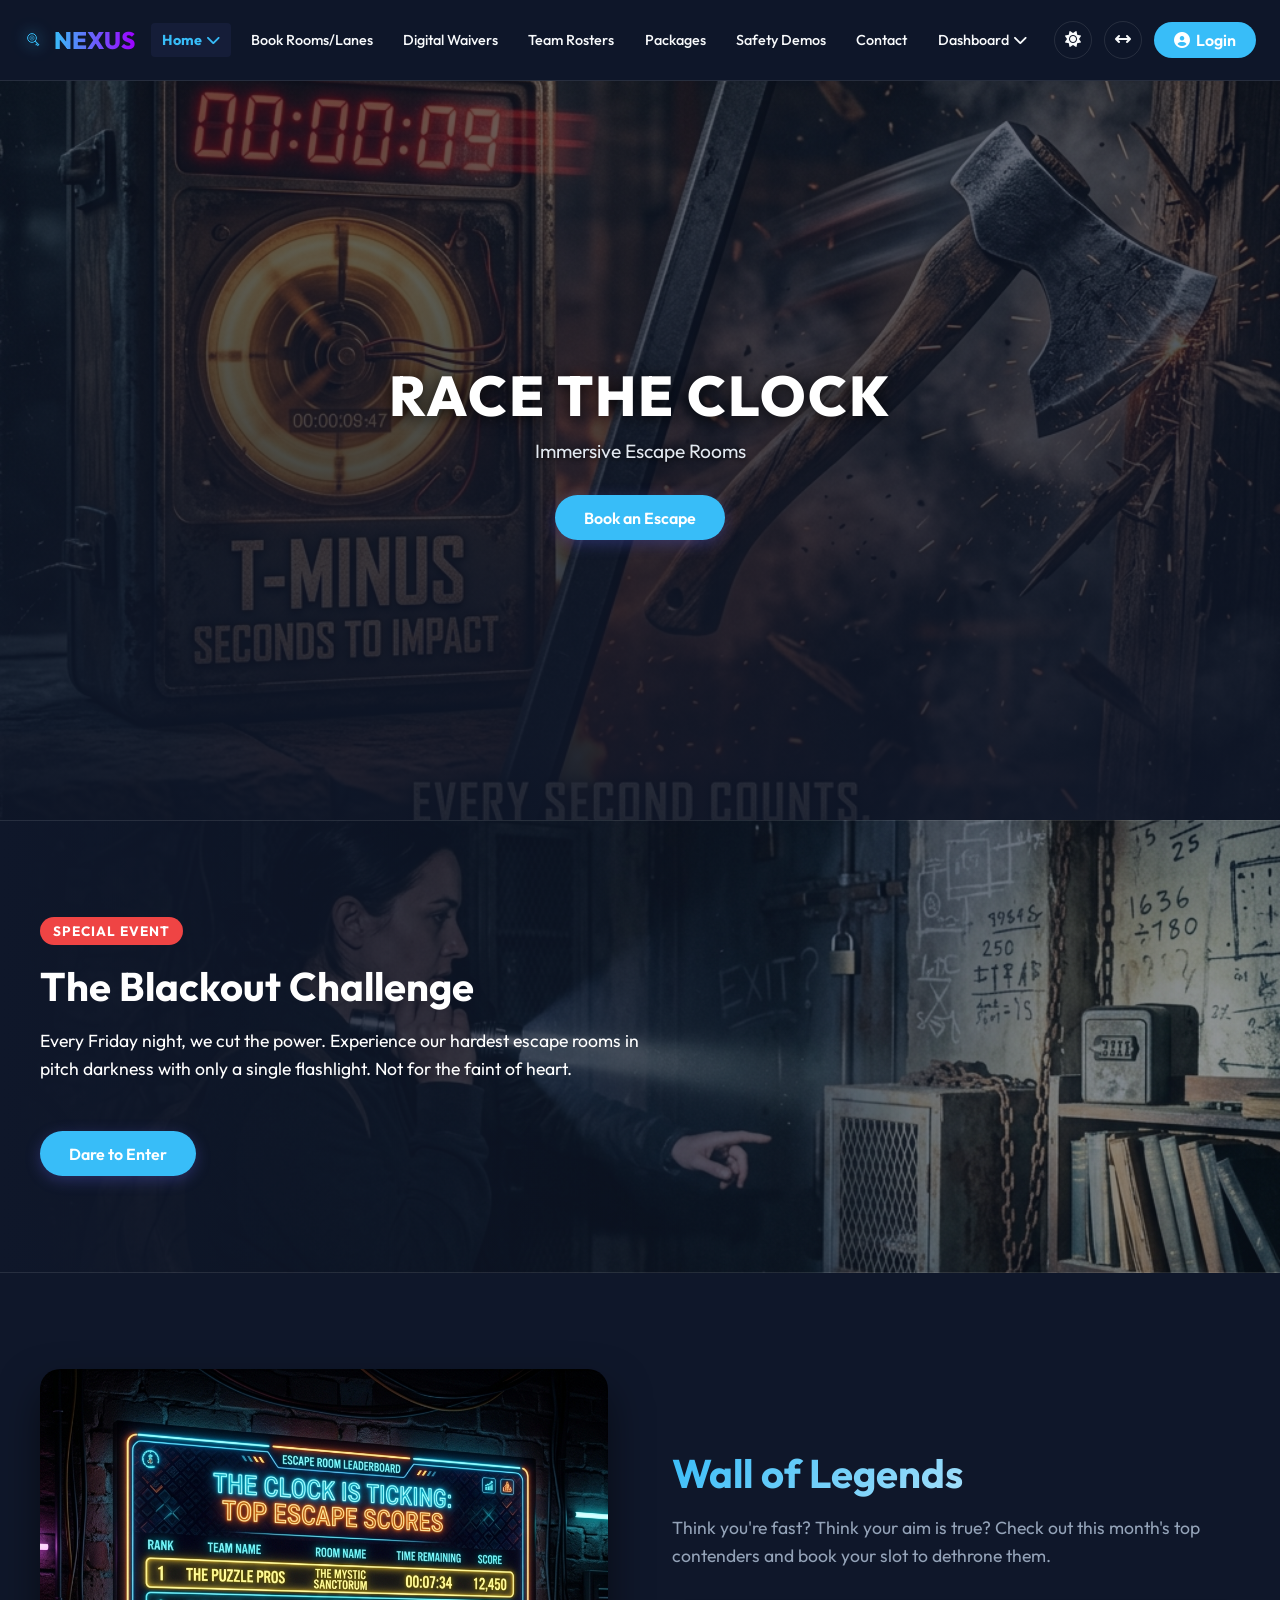
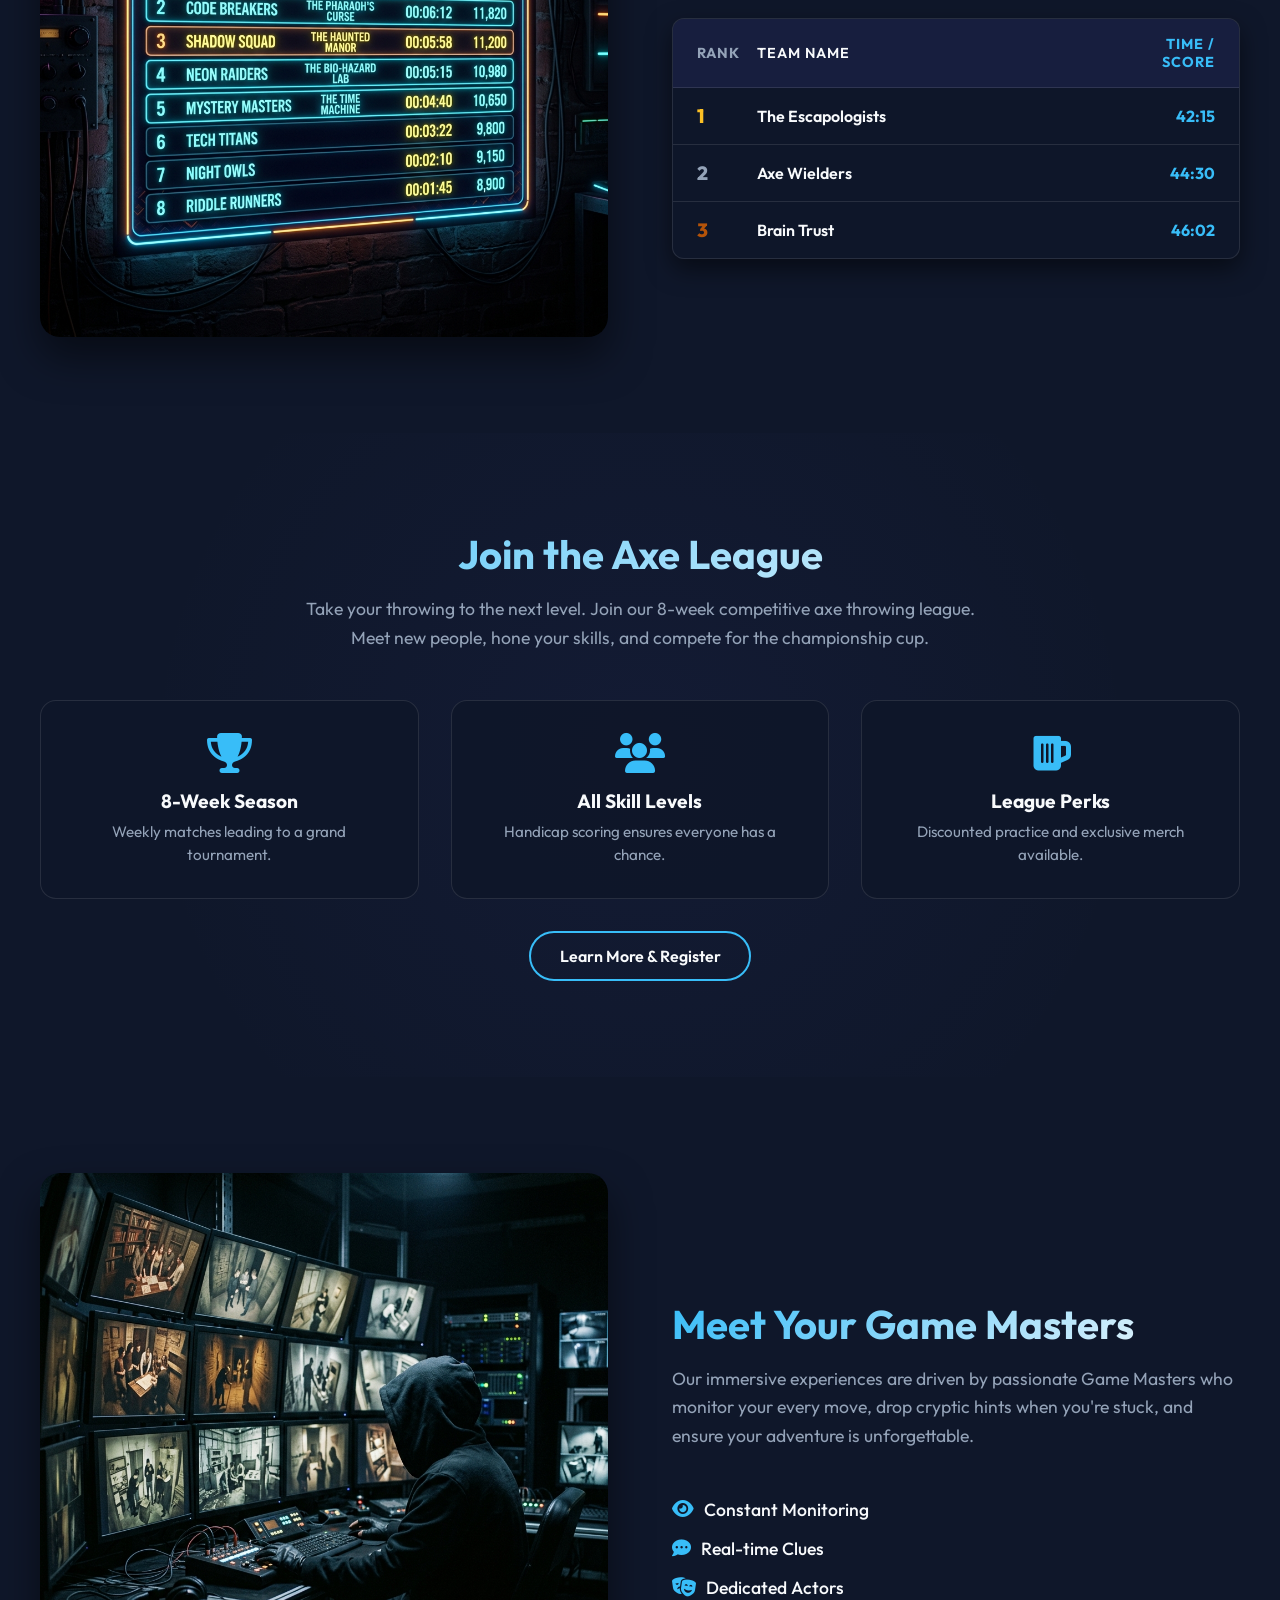
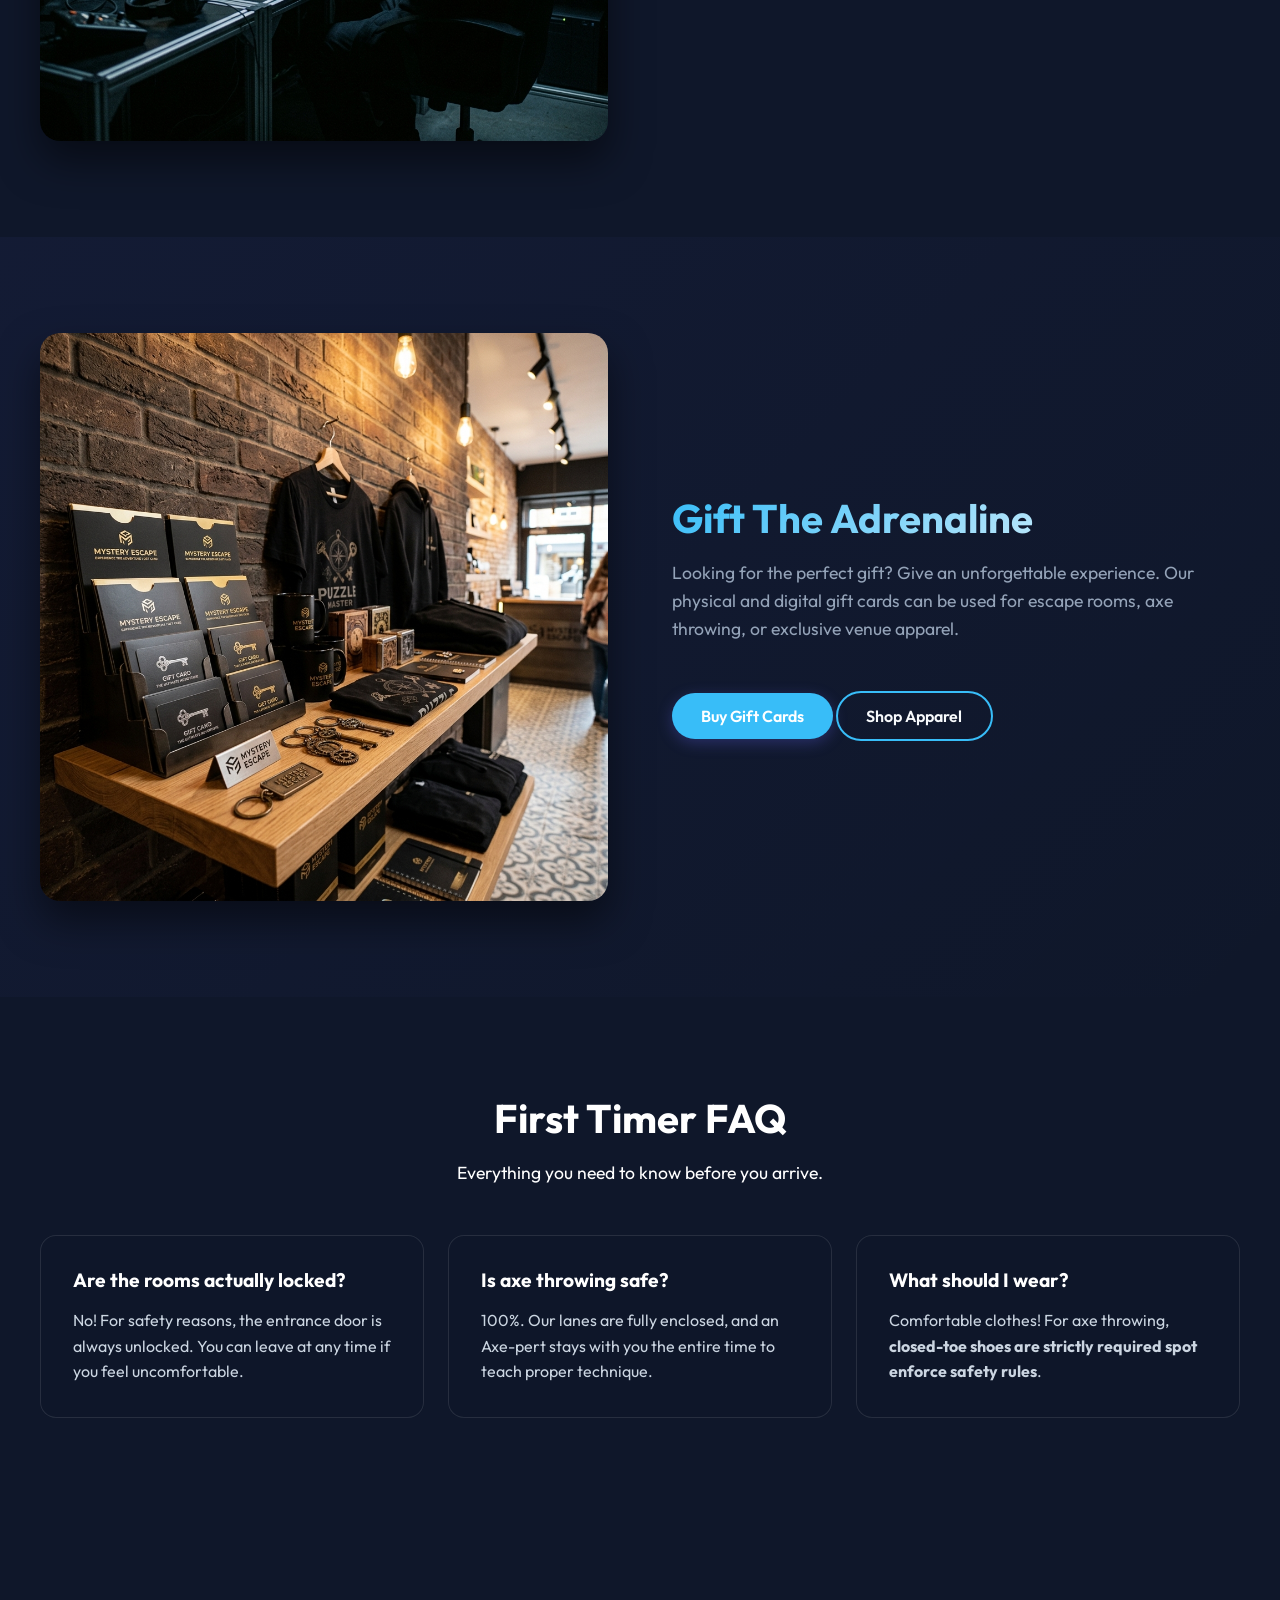
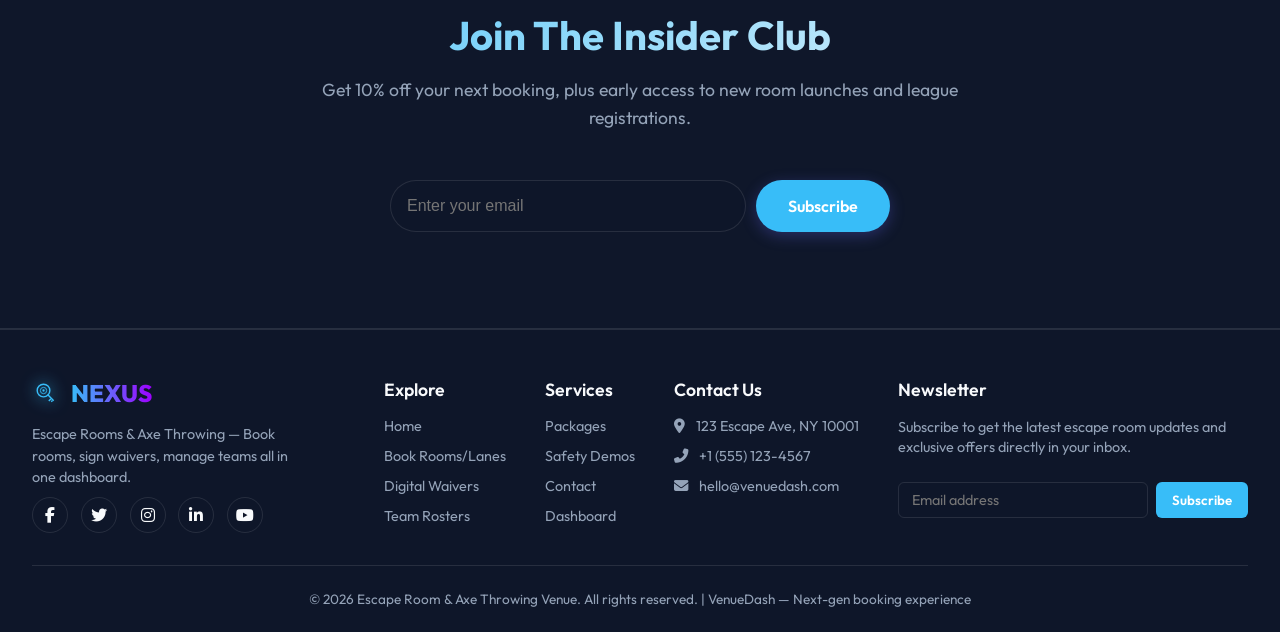
<file: home2.html>
﻿<!DOCTYPE html>
<html lang="en" data-theme="dark">
<head>
  <meta charset="UTF-8">
  <meta name="viewport" content="width=device-width, initial-scale=1.0, viewport-fit=cover">
  <title>Escape Room & Axe Throwing | VenueDash</title>
  <meta name="description" content="Dashboard for booking rooms, digital waivers, team rosters & safety demos.">
  <link href="https://fonts.googleapis.com/css2?family=Outfit:wght@300;400;500;600;700;800&display=swap" rel="stylesheet">
  <link rel="stylesheet" href="https://cdnjs.cloudflare.com/ajax/libs/font-awesome/6.4.0/css/all.min.css">
  <style>
    /* ----- GLOBAL VARIABLES (Light / Dark) ----- */
    :root {
      --bg-color: #f8fafc;
      --nav-bg: rgba(255, 255, 255, 0.85);
      --text-primary: #0f172a;
      --text-secondary: #475569;
      --accent-color: #6366f1;
      --accent-hover: #4f46e5;
      --border-color: rgba(0, 0, 0, 0.1);
      --dropdown-bg: rgba(255, 255, 255, 0.95);
      --shadow-color: rgba(0, 0, 0, 0.1);
      --transition: all 0.3s ease;
    }

    [data-theme="dark"] {
      --bg-color: #0f172a;
      --nav-bg: rgba(15, 23, 42, 0.85);
      --text-primary: #f8fafc;
      --text-secondary: #94a3b8;
      --accent-color: #38bdf8;
      --accent-hover: #0ea5e9;
      --border-color: rgba(255, 255, 255, 0.1);
      --dropdown-bg: rgba(15, 23, 42, 0.95);
      --shadow-color: rgba(0, 0, 0, 0.5);
    }

    * {
      margin: 0;
      padding: 0;
      box-sizing: border-box;
    }

    body {
      font-family: 'Outfit', sans-serif;
      background-color: var(--bg-color);
      color: var(--text-primary);
      min-height: 100vh;
      display: flex;
      flex-direction: column;
      overflow-x: hidden;
    }

    /* Navbar */
    .navbar {
      position: fixed;
      top: 0;
      left: 0;
      width: 100%;
      background: var(--nav-bg);
      backdrop-filter: blur(12px);
      border-bottom: 1px solid var(--border-color);
      z-index: 1000;
      padding: 0 1.5rem;
      transition: var(--transition);
    }

    .nav-container {
      max-width: 1600px;
      margin: 0 auto;
      display: flex;
      justify-content: space-between;
      align-items: center;
      height: 80px;
      gap: 1rem;
    }

    .logo-container {
      display: flex;
      align-items: center;
      gap: 10px;
      text-decoration: none;
      color: var(--text-primary);
      font-weight: 700;
      font-size: 1.4rem;
      white-space: nowrap;
    }

    .logo-icon {
      width: 36px;
      height: 36px;
      color: var(--accent-color);
      filter: drop-shadow(0 0 8px var(--accent-color));
    }

    /* Desktop navigation */
    .nav-menu {
      display: flex;
      align-items: center;
      gap: 0.5rem;
      list-style: none;
      flex: 1;
      justify-content: center;
    }

    .nav-item {
      position: relative;
      white-space: nowrap;
    }

    .nav-link {
      color: var(--text-primary);
      text-decoration: none;
      font-size: 0.9rem;
      font-weight: 500;
      padding: 0.5rem 0.7rem;
      border-radius: 8px;
      transition: var(--transition);
      display: flex;
      align-items: center;
      gap: 4px;
    }

    .nav-link:hover {
      color: var(--accent-color);
      background: rgba(99, 102, 241, 0.05);
    }

    /* Desktop action buttons */
    .nav-actions {
      display: flex;
      align-items: center;
      gap: 0.75rem;
      white-space: nowrap;
    }

    .icon-btn {
      background: transparent;
      border: 1px solid var(--border-color);
      color: var(--text-primary);
      width: 38px;
      height: 38px;
      border-radius: 50%;
      cursor: pointer;
      transition: var(--transition);
      font-size: 1rem;
    }

    .icon-btn:hover {
      background: rgba(99, 102, 241, 0.1);
      color: var(--accent-color);
      border-color: var(--accent-color);
    }

    .login-btn {
      background: var(--accent-color);
      color: #fff !important;
      text-decoration: none;
      padding: 0.5rem 1.25rem;
      border-radius: 20px;
      font-weight: 600;
      transition: var(--transition);
      display: flex;
      align-items: center;
      gap: 6px;
    }

    /* Dropdowns */
    .dropdown-menu {
      position: absolute;
      top: 120%;
      left: 0;
      background: var(--dropdown-bg);
      backdrop-filter: blur(16px);
      border: 1px solid var(--border-color);
      border-radius: 12px;
      min-width: 200px;
      opacity: 0;
      visibility: hidden;
      transform: translateY(10px);
      transition: all 0.3s cubic-bezier(0.68, -0.55, 0.265, 1.55);
      box-shadow: 0 10px 25px var(--shadow-color);
      padding: 0.5rem 0;
    }

    .nav-item.dropdown:hover .dropdown-menu {
      opacity: 1;
      visibility: visible;
      transform: translateY(0);
    }

    .nav-item.dropdown:hover .nav-link i {
      transform: rotate(180deg);
    }

    .dropdown-link {
      display: block;
      padding: 0.75rem 1.5rem;
      color: var(--text-secondary);
      text-decoration: none;
      transition: var(--transition);
    }

    .dropdown-link:hover {
      color: var(--text-primary);
      background: rgba(99, 102, 241, 0.05);
      padding-left: 2rem;
    }

    .nav-item:nth-last-child(2) .dropdown-menu {
      right: 0;
      left: auto;
    }

    /* Mobile elements */
    .hamburger {
      display: none;
      background: transparent;
      border: none;
      color: var(--text-primary);
      font-size: 1.5rem;
      cursor: pointer;
    }

    .mobile-nav-action {
      display: none;
    }

    /* Main content */
    .main-content {
      flex: 1;
      margin-top: 80px;
      padding: 6rem 2rem;
      text-align: center;
      background: radial-gradient(circle at center, rgba(99, 102, 241, 0.05) 0%, transparent 60%);
    }

    .main-title {
      font-size: 3.5rem;
      font-weight: 700;
      background: linear-gradient(135deg, var(--accent-color), var(--text-primary));
      -webkit-background-clip: text;
      -webkit-text-fill-color: transparent;
    }

    .main-subtitle {
      color: var(--text-secondary);
      font-size: 1.2rem;
      max-width: 650px;
      margin: 1rem auto 0;
    }

    /* ========== FOOTER STYLES ========== */
    .footer {
      background: var(--dropdown-bg);
      backdrop-filter: blur(12px);
      border-top: 1px solid var(--border-color);
      padding: 3rem 2rem 1.5rem;
      margin-top: auto;
    }

    .footer-container {
      max-width: 1400px;
      margin: 0 auto;
    }

    .footer-grid {
      display: flex;
      flex-wrap: wrap;
      justify-content: space-between;
      gap: 2rem;
      margin-bottom: 2rem;
    }

    .footer-brand {
      flex: 1;
      min-width: 250px;
      max-width: 320px;
    }

    .footer-logo {
      display: flex;
      align-items: center;
      gap: 10px;
      text-decoration: none;
      color: var(--text-primary);
      font-weight: 700;
      font-size: 1.4rem;
      white-space: nowrap;
      margin-bottom: 1rem;
    }

    .footer-description {
      color: var(--text-secondary);
      font-size: 0.9rem;
      line-height: 1.5;
      max-width: 260px;
    }

    .footer-links {
      display: flex;
      flex-wrap: wrap;
      gap: 2rem;
      flex: 2;
      justify-content: space-between;
    }

    .footer-column {
      display: flex;
      flex-direction: column;
      gap: 0.75rem;
    }

    .footer-column h4 {
      color: var(--text-primary);
      font-weight: 600;
      font-size: 1.1rem;
      margin-bottom: 0.25rem;
    }

    .footer-link {
      color: var(--text-secondary);
      text-decoration: none;
      font-size: 0.9rem;
      transition: var(--transition);
    }

    .footer-link:hover {
      color: var(--accent-color);
      transform: translateX(4px);
    }

    .footer-actions {
      display: flex;
      gap: 0.8rem;
      margin-top: 0.5rem;
    }

    .footer-icon-btn {
      background: transparent;
      border: 1px solid var(--border-color);
      color: var(--text-primary);
      width: 36px;
      height: 36px;
      border-radius: 50%;
      cursor: pointer;
      transition: var(--transition);
      font-size: 1rem;
    }

    .footer-icon-btn:hover {
      background: rgba(99, 102, 241, 0.1);
      color: var(--accent-color);
      border-color: var(--accent-color);
    }

    .footer-bottom {
      text-align: center;
      padding-top: 1.5rem;
      border-top: 1px solid var(--border-color);
      color: var(--text-secondary);
      font-size: 0.85rem;
    }

    /* Responsive footer */
    @media (max-width: 991px) {
      .footer-grid {
        flex-direction: column;
        gap: 2rem;
      }
      .footer-links {
        gap: 2.5rem;
        width: 100%;
        justify-content: flex-start;
      }
      .footer-column {
        flex: 1 1 200px;
      }
    }

    @media (max-width: 800px) {
      .main-title {
        font-size: 2.5rem;
      }
      .footer-column {
        flex: 1 1 45%;
      }
    }

    @media (max-width: 680px) {
      .main-title {
        font-size: 2rem;
      }
      .main-subtitle {
        font-size: 1rem;
      }
      .main-content {
        padding: 4rem 1.5rem;
      }
      .footer {
        padding: 2rem 1.5rem 1rem;
      }
      .footer-links {
        flex-direction: column;
        gap: 1.5rem;
      }
      .footer-column, .newsletter-col {
        max-width: 100% !important;
        flex: 1 1 auto;
      }
    }

    /* RESPONSIVE (tablet & mobile) for navbar */
    @media (max-width: 1200px) {
      .nav-link {
        font-size: 0.85rem;
        padding: 0.4rem 0.4rem;
      }
      .nav-menu {
        gap: 0.1rem;
      }
      .nav-actions {
        gap: 0.4rem;
      }
      .login-btn {
        padding: 0.4rem 0.8rem;
        font-size: 0.85rem;
      }
    }

    @media (max-width: 991px) {
      .nav-actions {
        display: none;
      }
      .hamburger {
        display: block;
        z-index: 1001;
      }

      .nav-menu {
        position: fixed;
        top: 0;
        right: -100%;
        width: 280px;
        height: 100vh;
        height: 100dvh;
        background: var(--dropdown-bg);
        backdrop-filter: blur(20px);
        border-left: 1px solid var(--border-color);
        flex-direction: column;
        align-items: flex-start;
        justify-content: flex-start;
        padding: 90px 1.2rem 1.5rem;
        transition: 0.35s cubic-bezier(0.77, 0, 0.175, 1);
        box-shadow: -10px 0 30px var(--shadow-color);
        overflow-y: auto;
        gap: 0;
        flex-wrap: nowrap;
      }

      html[dir="rtl"] .nav-menu {
        right: auto;
        left: -100%;
        border-left: none;
        border-right: 1px solid var(--border-color);
      }

      .nav-menu.active {
        right: 0;
      }
      html[dir="rtl"] .nav-menu.active {
        left: 0;
        right: auto;
      }

      .nav-item {
        width: 100%;
        white-space: normal;
      }

      .nav-link {
        width: 100%;
        padding: 0.7rem 0;
        font-size: 1rem;
        border-bottom: 1px solid var(--border-color);
        border-radius: 0;
      }

      .dropdown-menu {
        position: static;
        opacity: 1;
        visibility: visible;
        transform: none;
        max-height: 0;
        overflow: hidden;
        padding: 0;
        transition: max-height 0.3s ease;
        background: transparent;
        border: none;
        box-shadow: none;
      }

      .nav-item.dropdown.active .dropdown-menu {
        max-height: 200px;
        padding: 0.3rem 0 0.3rem 1rem;
      }

      .dropdown-link {
        padding: 0.5rem 1rem;
        font-size: 0.9rem;
      }

      .mobile-nav-action {
        display: flex;
        width: 100%;
        margin-top: 0.5rem;
        border-top: 1px solid var(--border-color);
        flex-direction: column;
        gap: 0.4rem;
        padding-top: 0.8rem;
      }

      .mobile-action-btn {
        background: transparent;
        border: 1px solid var(--border-color);
        color: var(--text-primary);
        padding: 0.5rem 0.8rem;
        border-radius: 40px;
        width: 100%;
        justify-content: center;
        gap: 10px;
        font-size: 0.9rem;
        font-weight: 500;
        cursor: pointer;
        transition: var(--transition);
        display: flex;
        align-items: center;
      }

      .mobile-action-btn:hover {
        background: rgba(99, 102, 241, 0.1);
        border-color: var(--accent-color);
        color: var(--accent-color);
      }

      .mobile-login-link {
        background: var(--accent-color);
        color: white !important;
        text-decoration: none;
        border: none;
      }

      .mobile-login-link:hover {
        background: var(--accent-hover);
        transform: translateY(-2px);
      }
    }

    /* Home 2 Specific Styles */
    .main-content-home2 {
      width: 100%;
      padding-top: 80px;
    }
    
    section {
      padding: 6rem 2rem;
      position: relative;
    }
    
    .section-container {
      max-width: 1200px;
      margin: 0 auto;
    }
    
    .text-center { text-align: center; }
    .text-white { 
      color: #fff !important; 
      -webkit-text-fill-color: #fff !important;
      background: none !important;
    }
    .mx-auto { margin-left: auto; margin-right: auto; }
    .mt-4 { margin-top: 2rem; }
    
    .section-title {
      font-size: 2.5rem;
      font-weight: 700;
      margin-bottom: 1rem;
      background: linear-gradient(135deg, var(--accent-color), var(--text-primary));
      -webkit-background-clip: text;
      -webkit-text-fill-color: transparent;
    }
    
    .section-desc {
      color: var(--text-secondary);
      font-size: 1.1rem;
      max-width: 700px;
      margin-bottom: 3rem;
      line-height: 1.6;
    }
    
    .text-center .section-desc {
      margin-left: auto;
      margin-right: auto;
    }
    
    /* Buttons */
    .btn-primary, .btn-secondary, .btn-outline {
      display: inline-block;
      padding: 0.8rem 1.8rem;
      border-radius: 30px;
      font-weight: 600;
      text-decoration: none;
      transition: var(--transition);
      cursor: pointer;
      border: none;
      font-family: inherit;
      font-size: 1rem;
    }
    
    .btn-primary {
      background: var(--accent-color);
      color: #fff;
      box-shadow: 0 4px 15px rgba(99, 102, 241, 0.3);
    }
    
    .btn-primary:hover {
      background: var(--accent-hover);
      transform: translateY(-3px);
      box-shadow: 0 6px 20px rgba(99, 102, 241, 0.4);
    }
    
    .btn-secondary {
      background: rgba(255, 255, 255, 0.1);
      color: #fff;
      backdrop-filter: blur(10px);
      border: 1px solid rgba(255, 255, 255, 0.2);
    }
    
    .btn-secondary:hover {
      background: rgba(255, 255, 255, 0.2);
      transform: translateY(-3px);
    }
    
    .btn-outline {
      background: transparent;
      color: var(--text-primary);
      border: 2px solid var(--accent-color);
    }
    
    .btn-outline:hover {
      background: var(--accent-color);
      color: #fff;
    }

    /* 1. Split Hero Section */
    .split-hero {
      display: flex;
      height: calc(100vh - 80px);
      min-height: 600px;
      padding: 0;
      margin-top: -80px;
      padding-top: 80px;
    }
    
    .split-side {
      flex: 1;
      background-color: #0f172a;
      background-size: cover;
      background-position: center;
      display: flex;
      align-items: center;
      justify-content: center;
      text-align: center;
      position: relative;
      transition: flex 0.5s ease;
      cursor: pointer;
      border-right: 1px solid rgba(255,255,255,0.1);
    }
    
    .split-side:last-child {
      border-right: none;
    }
    
    .split-side:hover {
      flex: 1.2;
    }
    
    .split-hero-content {
      z-index: 2;
      padding: 2rem;
    }
    
    .split-hero-title {
      font-size: 3.5rem;
      font-weight: 800;
      color: #fff;
      margin-bottom: 0.5rem;
      text-transform: uppercase;
      letter-spacing: 2px;
      text-shadow: 0 2px 15px rgba(0,0,0,0.8);
    }
    
    .split-side p {
      color: #e2e8f0;
      font-size: 1.2rem;
      margin-bottom: 2rem;
      text-shadow: 0 1px 5px rgba(0,0,0,0.8);
    }

    /* Split Layouts General */
    .split-layout {
      display: flex;
      align-items: center;
      gap: 4rem;
    }
    
    .split-layout.reverse {
      flex-direction: row-reverse;
    }
    
    .split-text { flex: 1; }
    .split-image {
      flex: 1;
      border-radius: 20px;
      overflow: hidden;
      box-shadow: 0 20px 40px var(--shadow-color);
    }
    
    .split-image img {
      width: 100%;
      height: auto;
      display: block;
      transition: transform 0.5s ease;
    }
    
    .split-image:hover img {
      transform: scale(1.05);
    }
    
    .feature-list {
      list-style: none;
      margin-top: 1.5rem;
    }
    
    .feature-list li {
      margin-bottom: 1rem;
      display: flex;
      align-items: center;
      gap: 10px;
      font-size: 1.1rem;
      font-weight: 500;
    }
    
    .feature-list i {
      color: var(--accent-color);
      font-size: 1.2rem;
    }

    /* 2. Blackout Section */
    .blackout-section {
      background-color: #0f172a;
      background-size: cover;
      background-position: right center;
      border-top: 1px solid var(--border-color);
      border-bottom: 1px solid var(--border-color);
    }
    
    .blackout-content {
      max-width: 600px;
    }
    
    .badge-danger {
      display: inline-block;
      background: #ef4444;
      color: #fff;
      padding: 0.3rem 0.8rem;
      border-radius: 20px;
      font-size: 0.85rem;
      font-weight: 700;
      margin-bottom: 1rem;
      text-transform: uppercase;
      letter-spacing: 1px;
    }

    /* 3. Leaderboards */
    .leaderboard-section { background: var(--bg-color); }
    
    .leaderboard-table {
      background: var(--dropdown-bg);
      border-radius: 12px;
      border: 1px solid var(--border-color);
      overflow: hidden;
      box-shadow: 0 10px 25px var(--shadow-color);
    }
    
    .lb-row {
      display: grid;
      grid-template-columns: 60px 1fr 100px;
      padding: 1rem 1.5rem;
      border-bottom: 1px solid var(--border-color);
      align-items: center;
    }
    
    .lb-row:last-child { border-bottom: none; }
    
    .lb-header {
      background: rgba(99, 102, 241, 0.1);
      font-weight: 700;
      color: var(--text-secondary);
      font-size: 0.9rem;
      text-transform: uppercase;
      letter-spacing: 1px;
    }
    
    .lb-row span:nth-child(2) { font-weight: 600; color: var(--text-primary); }
    .lb-row span:last-child { font-weight: 700; color: var(--accent-color); text-align: right; }
    
    .lb-gold span:first-child { color: #fbbf24; font-weight: 800; font-size: 1.2rem; }
    .lb-silver span:first-child { color: #94a3b8; font-weight: 800; font-size: 1.2rem; }
    .lb-bronze span:first-child { color: #b45309; font-weight: 800; font-size: 1.2rem; }

    /* 4. League Section */
    .league-section {
      background: radial-gradient(circle at center, rgba(99, 102, 241, 0.05) 0%, transparent 70%);
    }
    
    .league-features {
      display: grid;
      grid-template-columns: repeat(auto-fit, minmax(250px, 1fr));
      gap: 2rem;
      margin-top: 3rem;
    }
    
    .l-feat {
      background: var(--dropdown-bg);
      padding: 2rem;
      border-radius: 16px;
      border: 1px solid var(--border-color);
      transition: var(--transition);
    }
    
    .l-feat:hover {
      transform: translateY(-5px);
      border-color: var(--accent-color);
    }
    
    .l-feat i {
      font-size: 2.5rem;
      color: var(--accent-color);
      margin-bottom: 1rem;
    }
    
    .l-feat h4 {
      font-size: 1.2rem;
      margin-bottom: 0.5rem;
    }
    
    .l-feat p {
      color: var(--text-secondary);
      font-size: 0.95rem;
      line-height: 1.5;
    }

    /* 5. Game Master Section */
    .gm-section { background: var(--bg-color); }

    /* 6. Merch Section */
    .merch-section {
      background: linear-gradient(135deg, rgba(99, 102, 241, 0.05), transparent);
    }

    /* 7. FAQ Section */
    .faq-section {
      background-color: #0f172a;
      background-size: cover;
      background-position: center;
      background-attachment: fixed;
    }
    
    .faq-grid {
      display: grid;
      grid-template-columns: repeat(auto-fit, minmax(350px, 1fr));
      gap: 1.5rem;
    }
    
    .faq-card {
      background: rgba(15, 23, 42, 0.7);
      backdrop-filter: blur(10px);
      border: 1px solid rgba(255, 255, 255, 0.1);
      padding: 2rem;
      border-radius: 16px;
    }
    
    .faq-card h4 {
      color: #fff;
      font-size: 1.2rem;
      margin-bottom: 1rem;
    }
    
    .faq-card p {
      color: #cbd5e1;
      line-height: 1.6;
    }

    /* 8. Newsletter Section */
    .newsletter-section {
      background: var(--bg-color);
      border-bottom: 1px solid var(--border-color);
    }

    /* Responsive adjustments */
    @media (max-width: 991px) {
      .split-hero { flex-direction: column; height: auto; }
      .split-side { padding: 4rem 2rem; border-right: none; border-bottom: 1px solid rgba(255,255,255,0.1); }
      .split-layout, .split-layout.reverse { flex-direction: column; gap: 2.5rem; }
      .split-hero-title { color: #fff; font-size: 2.5rem; }
    }
    
    @media (max-width: 680px) {
      section { padding: 4rem 1.5rem; }
      .section-title { font-size: 2rem; }
      .newsletter-form { flex-direction: column; }
    }
  </style>
  <link rel="stylesheet" href="mobile.css">
  <link rel="icon" href="favicon.svg" type="image/svg+xml">
  <script>
    (function() {
      const isDark = localStorage.getItem('venue_theme_dark');
      const htmlEl = document.documentElement;
      let currentTheme = htmlEl.getAttribute('data-theme');
      const isAdmin = currentTheme && currentTheme.includes('admin');
      
      if (isDark === 'true') {
        htmlEl.setAttribute('data-theme', isAdmin ? 'admin-dark' : 'dark');
      } else if (isDark === 'false') {
        if (isAdmin) {
          htmlEl.setAttribute('data-theme', 'admin-light');
        } else if (currentTheme === 'dark' || currentTheme === 'light') {
          htmlEl.setAttribute('data-theme', 'light');
        } else {
          htmlEl.removeAttribute('data-theme');
        }
      }

      document.addEventListener('DOMContentLoaded', () => {
        document.body.addEventListener('click', (e) => {
          const toggleBtn = e.target.closest('#theme-toggle, #mobile-theme-toggle');
          if (toggleBtn) {
            setTimeout(() => {
              const theme = document.documentElement.getAttribute('data-theme');
              const darkActive = theme === 'dark' || theme === 'admin-dark';
              localStorage.setItem('venue_theme_dark', darkActive);
            }, 50);
          }
        });

        setTimeout(() => {
          const theme = document.documentElement.getAttribute('data-theme');
          const darkActive = theme === 'dark' || theme === 'admin-dark';
          
          const themeIcons = document.querySelectorAll('#theme-icon, #theme-toggle i, #mobile-theme-icon');
          themeIcons.forEach(icon => {
            if (darkActive) {
              icon.classList.remove('fa-moon');
              icon.classList.add('fa-sun');
            } else {
              icon.classList.remove('fa-sun');
              icon.classList.add('fa-moon');
            }
          });
        }, 100);
      });
    })();
  </script>
</head>
<body>

  <nav class="navbar">
    <div class="nav-container">
      <a href="index.html" class="logo-container">
        <svg xmlns="http://www.w3.org/2000/svg" viewBox="0 0 100 100" class="brand-logo-svg" style="width: 1.8rem; height: 1.8rem; fill: currentColor; color: var(--accent-color); filter: drop-shadow(0 0 8px var(--accent-color)); vertical-align: middle; display: inline-block;">
  <circle cx="40" cy="40" r="22" fill="none" stroke="currentColor" stroke-width="5" />
  <circle cx="40" cy="40" r="11" fill="none" stroke="currentColor" stroke-width="3" />
  <circle cx="40" cy="40" r="4" fill="currentColor" />
  <rect x="60" y="37.5" width="30" height="5" fill="currentColor" transform="rotate(45 40 40)" />
  <rect x="76" y="42.5" width="5" height="10" fill="currentColor" transform="rotate(45 40 40)" />
  <rect x="84" y="42.5" width="5" height="6" fill="currentColor" transform="rotate(45 40 40)" />
</svg>
        <span style="font-weight: 800; font-size: 1.5rem; background: linear-gradient(90deg, var(--accent-color), #9d00ff); -webkit-background-clip: text; -webkit-text-fill-color: transparent; text-transform: uppercase;">NEXUS</span>
      </a>

      <ul class="nav-menu" id="nav-menu">
        <li class="nav-item dropdown">
          <a href="index.html" class="nav-link" id="home-link">Home <i class="fas fa-chevron-down"></i></a>
          <div class="dropdown-menu">
            <a href="index.html" class="dropdown-link">Home 1</a>
            <a href="./home2.html" class="dropdown-link">Home 2</a>
          </div>
        </li>
        <li class="nav-item"><a href="./book_rooms.html" class="nav-link">Book Rooms/Lanes</a></li>
        <li class="nav-item"><a href="./digital_waivers.html" class="nav-link">Digital Waivers</a></li>
        <li class="nav-item"><a href="./team_rosters.html" class="nav-link">Team Rosters</a></li>
        <li class="nav-item"><a href="./packages.html" class="nav-link">Packages</a></li>
        <li class="nav-item"><a href="./safety demos.html" class="nav-link">Safety Demos</a></li>
        <li class="nav-item"><a href="./Contact.html" class="nav-link">Contact</a></li>
        <li class="nav-item dropdown">
          <a href="javascript:void(0)" class="nav-link" id="dashboard-link">Dashboard <i class="fas fa-chevron-down"></i></a>
          <div class="dropdown-menu">
            <a href="./user_dashboard.html" class="dropdown-link">Users</a>
            <a href="./admin_dashboard.html" class="dropdown-link">Admin</a>
          </div>
        </li>
        <li class="mobile-nav-action">
          <button id="mobile-theme-toggle" class="mobile-action-btn">
            <i class="fas fa-sun" id="mobile-theme-icon"></i> Theme
          </button>
          <button id="mobile-rtl-toggle" class="mobile-action-btn">
            <i class="fas fa-arrows-left-right"></i> RTL Layout
          </button>
          <a href="login.html" class="mobile-action-btn mobile-login-link" id="mobile-login-btn">
            <i class="fas fa-user-circle"></i> Login
          </a>
        </li>
      </ul>

      <div class="nav-actions">
        <button id="theme-toggle" class="icon-btn" title="Dark/Light Mode">
          <i class="fas fa-sun" id="theme-icon"></i>
        </button>
        <button id="rtl-toggle" class="icon-btn" title="Toggle RTL Layout">
          <i class="fas fa-arrows-left-right"></i>
        </button>
        <a href="login.html" class="login-btn"><i class="fas fa-user-circle"></i> Login</a>
      </div>

      <button class="hamburger" id="hamburger" aria-label="Menu">
        <i class="fas fa-bars"></i>
      </button>
    </div>
    <style>
      .nav-link.active, .dropdown-link.active {
        color: var(--accent-color) !important;
        font-weight: 700;
        background: rgba(99, 102, 241, 0.08);
        border-radius: 4px;
      }
    </style>
    <script>
      (function() {
        let currentPath = window.location.pathname.split('/').pop() || 'index.html';
        currentPath = decodeURIComponent(currentPath);
        const navLinks = document.querySelectorAll('.navbar .nav-link, .navbar .dropdown-link');
        navLinks.forEach(link => {
          let linkHref = link.getAttribute('href');
          if (!linkHref || linkHref.startsWith('javascript:')) return;
          let linkPath = linkHref.split('/').pop();
          linkPath = decodeURIComponent(linkPath);
          if (linkPath && currentPath.toLowerCase() === linkPath.toLowerCase()) {
            link.classList.add('active');
            const dropdown = link.closest('.dropdown-menu');
            if (dropdown) {
               const parentLink = dropdown.previousElementSibling;
               if (parentLink && parentLink.classList.contains('nav-link')) {
                 parentLink.classList.add('active');
               }
            }
          }
        });
      })();
    </script>
  </nav>

  <main class="main-content-home2">
    <!-- 1. Split Hero Section -->
    <section class="split-hero">
      <div class="split-side escape-side" style="background-image: linear-gradient(rgba(15, 23, 42, 0.6), rgba(15, 23, 42, 0.9)), url('images/home2_hero.png');">
        <div class="split-hero-content">
          <h1 class="split-hero-title">Race The Clock</h1>
          <p>Immersive Escape Rooms</p>
          <a href="#" class="btn-primary">Book an Escape</a>
        </div>
      </div>

    </section>

    <!-- 2. The Blackout Challenge -->
    <section class="blackout-section" style="background-image: linear-gradient(to right, rgba(15, 23, 42, 1) 0%, rgba(15, 23, 42, 0.4) 100%), url('images/home2_blackout.png');">
      <div class="section-container">
        <div class="blackout-content">
          <div class="badge-danger">Special Event</div>
          <h2 class="section-title text-white">The Blackout Challenge</h2>
          <p class="section-desc text-white">Every Friday night, we cut the power. Experience our hardest escape rooms in pitch darkness with only a single flashlight. Not for the faint of heart.</p>
          <a href="#" class="btn-primary">Dare to Enter</a>
        </div>
      </div>
    </section>

    <!-- 3. Monthly Leaderboards -->
    <section class="leaderboard-section">
      <div class="section-container split-layout">
        <div class="split-image">
          <img src="images/gen2_leaderboard.png" alt="Leaderboards">
        </div>
        <div class="split-text">
          <h2 class="section-title">Wall of Legends</h2>
          <p class="section-desc">Think you're fast? Think your aim is true? Check out this month's top contenders and book your slot to dethrone them.</p>
          <div class="leaderboard-table">
            <div class="lb-row lb-header">
              <span>Rank</span>
              <span>Team Name</span>
              <span>Time / Score</span>
            </div>
            <div class="lb-row lb-gold">
              <span>1</span>
              <span>The Escapologists</span>
              <span>42:15</span>
            </div>
            <div class="lb-row lb-silver">
              <span>2</span>
              <span>Axe Wielders</span>
              <span>44:30</span>
            </div>
            <div class="lb-row lb-bronze">
              <span>3</span>
              <span>Brain Trust</span>
              <span>46:02</span>
            </div>
          </div>
        </div>
      </div>
    </section>

    <!-- 4. Join the Axe League -->
    <section class="league-section">
      <div class="section-container text-center">
        <h2 class="section-title">Join the Axe League</h2>
        <p class="section-desc mx-auto">Take your throwing to the next level. Join our 8-week competitive axe throwing league. Meet new people, hone your skills, and compete for the championship cup.</p>
        <div class="league-features">
          <div class="l-feat">
            <i class="fas fa-trophy"></i>
            <h4>8-Week Season</h4>
            <p>Weekly matches leading to a grand tournament.</p>
          </div>
          <div class="l-feat">
            <i class="fas fa-users"></i>
            <h4>All Skill Levels</h4>
            <p>Handicap scoring ensures everyone has a chance.</p>
          </div>
          <div class="l-feat">
            <i class="fas fa-beer"></i>
            <h4>League Perks</h4>
            <p>Discounted practice and exclusive merch available.</p>
          </div>
        </div>
        <a href="#" class="btn-outline mt-4">Learn More & Register</a>
      </div>
    </section>

    <!-- 5. Meet the Game Masters -->
    <section class="gm-section">
      <div class="section-container split-layout reverse">
        <div class="split-text">
          <h2 class="section-title">Meet Your Game Masters</h2>
          <p class="section-desc">Our immersive experiences are driven by passionate Game Masters who monitor your every move, drop cryptic hints when you're stuck, and ensure your adventure is unforgettable.</p>
          <ul class="feature-list">
            <li><i class="fas fa-eye"></i> Constant Monitoring</li>
            <li><i class="fas fa-comment-dots"></i> Real-time Clues</li>
            <li><i class="fas fa-theater-masks"></i> Dedicated Actors</li>
          </ul>
        </div>
        <div class="split-image">
          <img src="images/gen2_gamemaster.png" alt="Game Master">
        </div>
      </div>
    </section>

    <!-- 6. Give the Gift of Adrenaline -->
    <section class="merch-section">
      <div class="section-container split-layout">
        <div class="split-image">
          <img src="images/gen2_merch.png" alt="Gift Cards and Merch">
        </div>
        <div class="split-text">
          <h2 class="section-title">Gift The Adrenaline</h2>
          <p class="section-desc">Looking for the perfect gift? Give an unforgettable experience. Our physical and digital gift cards can be used for escape rooms, axe throwing, or exclusive venue apparel.</p>
          <div class="hero-cta" style="justify-content: flex-start;">
            <a href="#" class="btn-primary">Buy Gift Cards</a>
            <a href="#" class="btn-outline">Shop Apparel</a>
          </div>
        </div>
      </div>
    </section>

    <!-- 7. First Timer's FAQ -->
    <section class="faq-section" style="background-image: linear-gradient(rgba(15, 23, 42, 0.8), rgba(15, 23, 42, 0.95)), url('images/home2_faq.png');">
      <div class="section-container">
        <div class="text-center">
          <h2 class="section-title text-white">First Timer FAQ</h2>
          <p class="section-desc mx-auto text-white">Everything you need to know before you arrive.</p>
        </div>
        <div class="faq-grid">
          <div class="faq-card">
            <h4>Are the rooms actually locked?</h4>
            <p>No! For safety reasons, the entrance door is always unlocked. You can leave at any time if you feel uncomfortable.</p>
          </div>
          <div class="faq-card">
            <h4>Is axe throwing safe?</h4>
            <p>100%. Our lanes are fully enclosed, and an Axe-pert stays with you the entire time to teach proper technique.</p>
          </div>
          <div class="faq-card">
            <h4>What should I wear?</h4>
            <p>Comfortable clothes! For axe throwing, <strong>closed-toe shoes are strictly required spot enforce safety rules</strong>.</p>
          </div>

        </div>
      </div>
    </section>

    <!-- 8. Join the Insider Club -->
    <section class="newsletter-section text-center">
      <div class="section-container">
        <h2 class="section-title">Join The Insider Club</h2>
        <p class="section-desc mx-auto">Get 10% off your next booking, plus early access to new room launches and league registrations.</p>
        <div class="newsletter-form mx-auto" style="max-width: 500px; display: flex; gap: 10px;">
          <input type="email" placeholder="Enter your email" style="flex: 1; padding: 1rem; border-radius: 30px; border: 1px solid var(--border-color); background: var(--dropdown-bg); color: var(--text-primary); font-size: 1rem; outline: none;">
          <button class="btn-primary" style="padding: 1rem 2rem;">Subscribe</button>
        </div>
      </div>
    </section>
  </main>

  <!-- ========== NEW FOOTER SECTION ========== -->
  <footer id="contact" class="footer">
    <div class="footer-container">
      <div class="footer-grid">
        <div class="footer-brand">
          <a href="index.html" class="footer-logo">
        <svg xmlns="http://www.w3.org/2000/svg" viewBox="0 0 100 100" class="brand-logo-svg" style="width: 1.8rem; height: 1.8rem; fill: currentColor; color: var(--accent-color); filter: drop-shadow(0 0 8px var(--accent-color)); vertical-align: middle; display: inline-block;">
  <circle cx="40" cy="40" r="22" fill="none" stroke="currentColor" stroke-width="5" />
  <circle cx="40" cy="40" r="11" fill="none" stroke="currentColor" stroke-width="3" />
  <circle cx="40" cy="40" r="4" fill="currentColor" />
  <rect x="60" y="37.5" width="30" height="5" fill="currentColor" transform="rotate(45 40 40)" />
  <rect x="76" y="42.5" width="5" height="10" fill="currentColor" transform="rotate(45 40 40)" />
  <rect x="84" y="42.5" width="5" height="6" fill="currentColor" transform="rotate(45 40 40)" />
</svg>
        <span style="font-weight: 800; font-size: 1.5rem; background: linear-gradient(90deg, var(--accent-color), #9d00ff); -webkit-background-clip: text; -webkit-text-fill-color: transparent; text-transform: uppercase;">NEXUS</span>
          </a>
          <p class="footer-description">Escape Rooms & Axe Throwing — Book rooms, sign waivers, manage teams all in one dashboard.</p>
          <div class="footer-actions">
            <a href="javascript:void(0)" class="footer-icon-btn" title="Facebook" style="display: inline-flex; align-items: center; justify-content: center; text-decoration: none;">
              <i class="fab fa-facebook-f"></i>
            </a>
            <a href="javascript:void(0)" class="footer-icon-btn" title="Twitter" style="display: inline-flex; align-items: center; justify-content: center; text-decoration: none;">
              <i class="fab fa-twitter"></i>
            </a>
            <a href="javascript:void(0)" class="footer-icon-btn" title="Instagram" style="display: inline-flex; align-items: center; justify-content: center; text-decoration: none;">
              <i class="fab fa-instagram"></i>
            </a>
            <a href="javascript:void(0)" class="footer-icon-btn" title="LinkedIn" style="display: inline-flex; align-items: center; justify-content: center; text-decoration: none;">
              <i class="fab fa-linkedin-in"></i>
            </a>
            <a href="javascript:void(0)" class="footer-icon-btn" title="YouTube" style="display: inline-flex; align-items: center; justify-content: center; text-decoration: none;">
              <i class="fab fa-youtube"></i>
            </a>
          </div>
        </div>
        <div class="footer-links">
          <div class="footer-column">
            <h4>Explore</h4>
            <a href="index.html" class="footer-link">Home</a>
            <a href="#rooms" class="footer-link">Book Rooms/Lanes</a>
            <a href="user_dashboard.html" class="footer-link">Digital Waivers</a>
            <a href="user_dashboard.html" class="footer-link">Team Rosters</a>
          </div>
          <div class="footer-column">
            <h4>Services</h4>
            <a href="#packages" class="footer-link">Packages</a>
            <a href="#safety-demos" class="footer-link">Safety Demos</a>
            <a href="#contact" class="footer-link">Contact</a>
            <a href="user_dashboard.html" class="footer-link">Dashboard</a>
          </div>
          <div class="footer-column">
            <h4>Contact Us</h4>
            <a href="javascript:void(0)" class="footer-link" style="cursor: default;"><i class="fas fa-map-marker-alt" style="margin-right: 8px;"></i> 123 Escape Ave, NY 10001</a>
            <a href="javascript:void(0)" class="footer-link" style="cursor: default;"><i class="fas fa-phone-alt" style="margin-right: 8px;"></i> +1 (555) 123-4567</a>
            <a href="javascript:void(0)" class="footer-link" style="cursor: default;"><i class="fas fa-envelope" style="margin-right: 8px;"></i> hello@venuedash.com</a>
          </div>
          <div class="footer-column newsletter-col" style="flex: 1.5; min-width: 260px; max-width: 350px;">
            <h4>Newsletter</h4>
            <p style="color: var(--text-secondary); font-size: 0.9rem; margin-bottom: 0.8rem; line-height: 1.4;">Subscribe to get the latest escape room updates and exclusive offers directly in your inbox.</p>
            <div style="display: flex; gap: 0.5rem;">
              <input type="email" placeholder="Email address" style="padding: 0.5rem 0.8rem; border-radius: 6px; border: 1px solid var(--border-color); background: transparent; color: var(--text-primary); outline: none; width: 100%; font-family: inherit; font-size: 0.9rem;">
              <button style="background: var(--accent-color); color: white; border: none; padding: 0.5rem 1rem; border-radius: 6px; cursor: pointer; transition: var(--transition); font-weight: 600; font-family: inherit;">Subscribe</button>
            </div>
          </div>
        </div>
      </div>
      <div class="footer-bottom">
        <p>&copy; 2026 Escape Room & Axe Throwing Venue. All rights reserved. | VenueDash — Next-gen booking experience</p>
      </div>
    </div>
  </footer>

  <script>
    const htmlEl = document.documentElement;
    const hamburger = document.getElementById('hamburger');
    const navMenu = document.getElementById('nav-menu');
    const dropdowns = document.querySelectorAll('.nav-item.dropdown');

    // Desktop controls
    const themeToggleDesktop = document.getElementById('theme-toggle');
    const themeIconDesktop = document.getElementById('theme-icon');
    const rtlToggleDesktop = document.getElementById('rtl-toggle');
    // Mobile controls
    const mobileThemeBtn = document.getElementById('mobile-theme-toggle');
    const mobileThemeIcon = document.getElementById('mobile-theme-icon');
    const mobileRtlBtn = document.getElementById('mobile-rtl-toggle');
    // Footer controls
    // Removed

    function updateThemeIcons(isDark) {
      const iconClass = isDark ? 'fas fa-sun' : 'fas fa-moon';
      if (themeIconDesktop) themeIconDesktop.className = iconClass;
      if (mobileThemeIcon) mobileThemeIcon.className = iconClass;
    }

    const initialDark = htmlEl.getAttribute('data-theme') === 'dark';
    updateThemeIcons(initialDark);

    function toggleTheme() {
      if (htmlEl.getAttribute('data-theme') === 'dark') {
        htmlEl.removeAttribute('data-theme');
        updateThemeIcons(false);
      } else {
        htmlEl.setAttribute('data-theme', 'dark');
        updateThemeIcons(true);
      }
    }

    function toggleRTL() {
      if (htmlEl.getAttribute('dir') === 'rtl') {
        htmlEl.removeAttribute('dir');
      } else {
        htmlEl.setAttribute('dir', 'rtl');
      }
    }

    if (themeToggleDesktop) themeToggleDesktop.addEventListener('click', toggleTheme);
    if (mobileThemeBtn) mobileThemeBtn.addEventListener('click', toggleTheme);
    if (rtlToggleDesktop) rtlToggleDesktop.addEventListener('click', toggleRTL);
    if (mobileRtlBtn) mobileRtlBtn.addEventListener('click', toggleRTL);

    // Stable Home/Dashboard clicks (no movement)
    const homeLink = document.getElementById('home-link');
    const dashboardLink = document.getElementById('dashboard-link');
    if (homeLink) {
      homeLink.addEventListener('click', (e) => {
        e.preventDefault();
      });
    }
    if (dashboardLink) {
      dashboardLink.addEventListener('click', (e) => {
        e.preventDefault();
      });
    }

    // Prevent all placeholder links from causing any scroll or navigation
    document.querySelectorAll('a[href="javascript:void(0)"]').forEach(link => {
      link.addEventListener('click', (e) => {
        e.preventDefault();
        e.stopPropagation();
      });
    });

    // Mobile menu toggle
    if (hamburger) {
      hamburger.addEventListener('click', (e) => {
        e.stopPropagation();
        navMenu.classList.toggle('active');
        hamburger.innerHTML = navMenu.classList.contains('active') ? '<i class="fas fa-times"></i>' : '<i class="fas fa-bars"></i>';
        document.body.style.overflow = navMenu.classList.contains('active') ? 'hidden' : '';
      });
    }

    // Mobile dropdown toggles
    dropdowns.forEach(drop => {
      const link = drop.querySelector('.nav-link');
      if (link) {
        link.addEventListener('click', (e) => {
          if (window.innerWidth <= 991) {
            e.preventDefault();
            dropdowns.forEach(other => {
              if (other !== drop && other.classList.contains('active')) other.classList.remove('active');
            });
            drop.classList.toggle('active');
          }
        });
      }
    });

    // Close mobile menu after clicking any normal item
    const closeTriggers = document.querySelectorAll('.nav-link:not(#home-link):not(#dashboard-link), .dropdown-link, #mobile-login-btn');
    closeTriggers.forEach(link => {
      link.addEventListener('click', (e) => {
        if (e.target.closest('#mobile-theme-toggle') || e.target.closest('#mobile-rtl-toggle')) return;
        if (window.innerWidth <= 991 && navMenu.classList.contains('active')) {
          navMenu.classList.remove('active');
          if (hamburger) hamburger.innerHTML = '<i class="fas fa-bars"></i>';
          document.body.style.overflow = '';
        }
      });
    });

    window.addEventListener('resize', () => {
      if (window.innerWidth > 991 && navMenu.classList.contains('active')) {
        navMenu.classList.remove('active');
        if (hamburger) hamburger.innerHTML = '<i class="fas fa-bars"></i>';
        document.body.style.overflow = '';
        dropdowns.forEach(d => d.classList.remove('active'));
      }
    });
  </script>
</body>
</html>
</file>
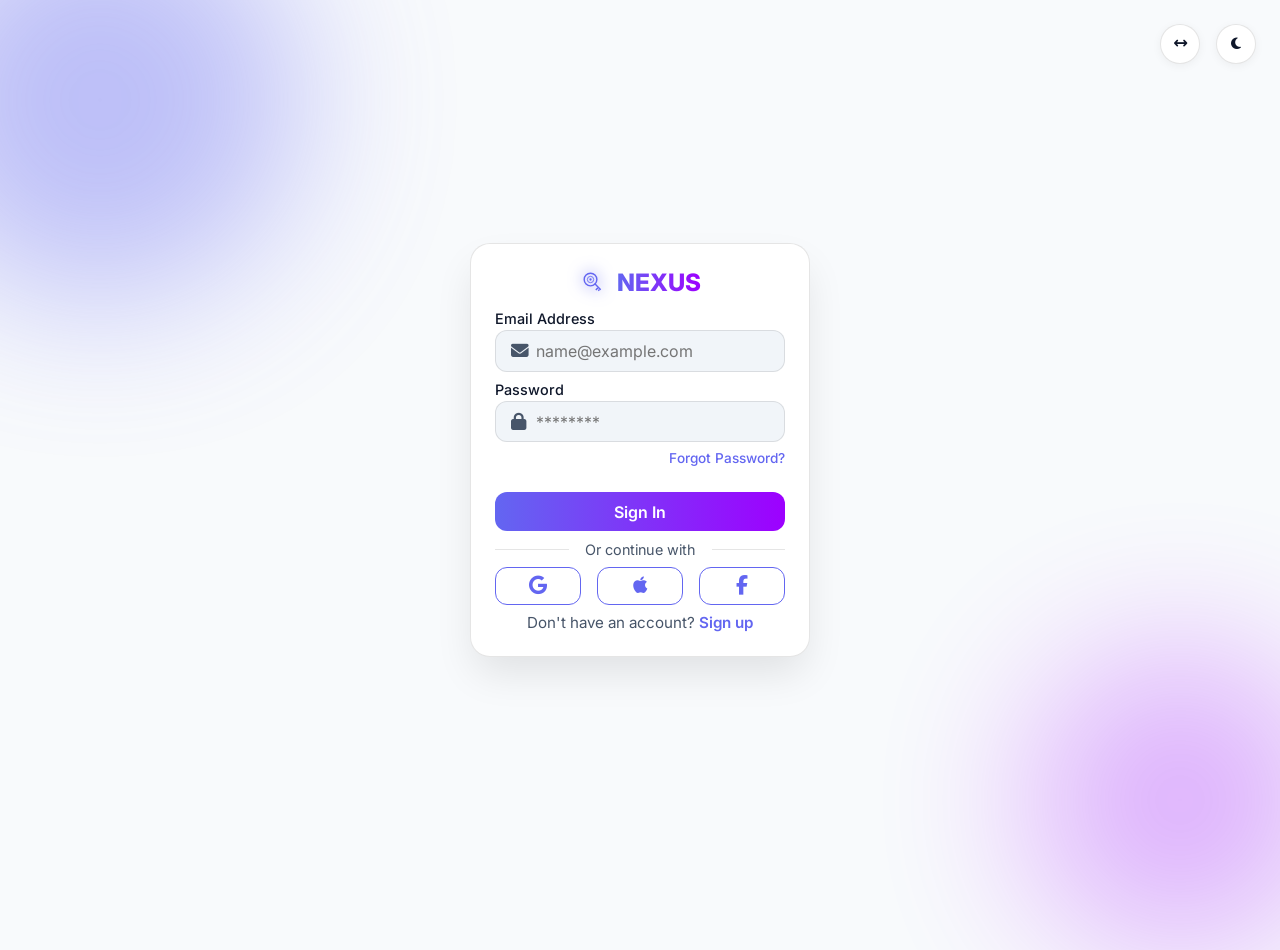
<file: login.html>
﻿<!DOCTYPE html>
<html lang="en" dir="ltr" data-theme="light">
<head>
    <meta charset="UTF-8">
    <meta name="viewport" content="width=device-width, initial-scale=1.0">
    <title>Nexus - Login</title>
    <meta name="description" content="Login to your Nexus account">
    <link href="https://fonts.googleapis.com/css2?family=Inter:wght@300;400;500;600;700;800&display=swap" rel="stylesheet">
    <link rel="stylesheet" href="https://cdnjs.cloudflare.com/ajax/libs/font-awesome/6.4.0/css/all.min.css">
    <style>
        :root {
            --bg-color: #f8fafc;
            --text-primary: #0f172a;
            --text-secondary: #475569;
            --accent-color: #6366f1;
            --accent-hover: #4f46e5;
            --border-color: rgba(0, 0, 0, 0.1);
            --card-bg: #ffffff;
            --shadow: 0 20px 40px -5px rgba(0,0,0,0.1);
            --transition: all 0.3s cubic-bezier(0.4, 0, 0.2, 1);
            --input-bg: #f1f5f9;
        }

        [data-theme="dark"] {
            --bg-color: #0b0f13;
            --text-primary: #f8fafc;
            --text-secondary: #94a3b8;
            --accent-color: #38bdf8;
            --accent-hover: #0ea5e9;
            --border-color: rgba(255, 255, 255, 0.1);
            --card-bg: #1e2630;
            --shadow: 0 20px 40px -5px rgba(0,0,0,0.5);
            --input-bg: #13181f;
        }

        * {
            margin: 0;
            padding: 0;
            box-sizing: border-box;
            font-family: 'Inter', sans-serif;
        }

        body {
            background-color: var(--bg-color);
            color: var(--text-primary);
            min-height: 100vh;
            display: flex;
            flex-direction: column;
            transition: var(--transition);
            overflow-x: hidden;
            width: 100%;
        }

        /* Top Bar with Toggles */
        .top-bar {
            display: flex;
            justify-content: flex-end;
            align-items: center;
            padding: 1.5rem;
            width: 100%;
            position: absolute;
            top: 0;
            left: 0;
            z-index: 10;
        }

        .controls {
            display: flex;
            gap: 1rem;
        }

        .icon-btn {
            background: var(--card-bg);
            border: 1px solid var(--border-color);
            color: var(--text-primary);
            width: 40px;
            height: 40px;
            border-radius: 50%;
            display: flex;
            align-items: center;
            justify-content: center;
            cursor: pointer;
            transition: var(--transition);
            box-shadow: 0 2px 10px rgba(0,0,0,0.05);
        }

        .icon-btn:hover {
            transform: translateY(-2px);
            color: var(--accent-color);
            border-color: var(--accent-color);
        }

        /* Login Container */
        .main-content {
            flex: 1;
            display: flex;
            align-items: center;
            justify-content: center;
            padding: 2rem;
            position: relative;
            overflow: hidden;
        }

        /* Decorative Background Elements */
        .bg-shape-1, .bg-shape-2 {
            position: absolute;
            border-radius: 50%;
            filter: blur(80px);
            opacity: 0.4;
            z-index: 0;
        }
        
        .bg-shape-1 {
            width: 400px;
            height: 400px;
            background: var(--accent-color);
            top: -100px;
            left: -100px;
        }

        .bg-shape-2 {
            width: 300px;
            height: 300px;
            background: #9d00ff;
            bottom: -50px;
            right: -50px;
            opacity: 0.3;
        }

        .login-card {
            background: var(--card-bg);
            border-radius: 20px;
            padding: 1.5rem;
            width: 100%;
            max-width: 340px;
            margin: 0 auto;
            box-sizing: border-box;
            box-shadow: var(--shadow);
            border: 1px solid var(--border-color);
            z-index: 1;
            position: relative;
            backdrop-filter: blur(10px);
        }

        .login-header {
            text-align: center;
            margin-bottom: 0.8rem;
        }

        .login-header h1 {
            font-size: 2rem;
            font-weight: 700;
            margin-bottom: 0.5rem;
        }

        .login-header p {
            color: var(--text-secondary);
        }

        /* Form Elements */
        .form-group {
            margin-bottom: 0.6rem;
            position: relative;
        }

        .form-label {
            display: block;
            margin-bottom: 0.2rem;
            font-weight: 500;
            font-size: 0.9rem;
            color: var(--text-primary);
        }

        .input-wrapper {
            position: relative;
        }

        .input-icon {
            position: absolute;
            top: 50%;
            transform: translateY(-50%);
            left: 1rem;
            color: var(--text-secondary);
            font-size: 1.1rem;
            transition: var(--transition);
        }

        .form-control {
            width: 100%;
            padding: 0.6rem 1rem 0.6rem 2.5rem;
            border: 1px solid var(--border-color);
            border-radius: 12px;
            background: var(--input-bg);
            color: var(--text-primary);
            font-size: 1rem;
            transition: var(--transition);
            outline: none;
        }

        .form-control:focus {
            border-color: var(--accent-color);
            box-shadow: 0 0 0 4px rgba(99, 102, 241, 0.1);
        }

        .form-control:focus + .input-icon {
            color: var(--accent-color);
        }

        .forgot-pass {
            display: block;
            text-align: right;
            font-size: 0.85rem;
            color: var(--accent-color);
            text-decoration: none;
            margin-top: 0.5rem;
            font-weight: 500;
        }

        .btn-primary {
            width: 100%;
            padding: 0.6rem;
            background: linear-gradient(90deg, var(--accent-color), #9d00ff);
            color: white;
            border: none;
            border-radius: 12px;
            font-size: 1rem;
            font-weight: 600;
            cursor: pointer;
            transition: var(--transition);
            margin-top: 1rem;
            position: relative;
            overflow: hidden;
        }

        .btn-primary:hover {
            transform: translateY(-2px);
            box-shadow: 0 10px 20px -10px var(--accent-color);
        }

        /* Divider */
        .divider {
            display: flex;
            align-items: center;
            text-align: center;
            margin: 0.6rem 0;
            color: var(--text-secondary);
            font-size: 0.9rem;
        }

        .divider::before, .divider::after {
            content: '';
            flex: 1;
            border-bottom: 1px solid var(--border-color);
        }

        .divider span {
            padding: 0 1rem;
        }

        /* Social Login */
        .social-login {
            display: flex;
            gap: 1rem;
            justify-content: center;
        }

        .social-btn {
            flex: 1;
            display: flex;
            align-items: center;
            justify-content: center;
            padding: 0.5rem;
            border: 1px solid var(--accent-color);
            border-radius: 12px;
            background: var(--card-bg);
            color: var(--accent-color);
            font-size: 1.2rem;
            cursor: pointer;
            transition: var(--transition);
        }

        .social-btn:hover {
            background: var(--input-bg);
            transform: translateY(-2px);
            box-shadow: 0 0 10px var(--accent-color);
        }

        .signup-link {
            text-align: center;
            margin-top: 0.5rem;
            font-size: 0.95rem;
            color: var(--text-secondary);
        }

        .signup-link a {
            color: var(--accent-color);
            text-decoration: none;
            font-weight: 600;
        }

        /* RTL Styles */
        [dir="rtl"] .top-bar {
            flex-direction: row-reverse;
        }
        
        [dir="rtl"] .logo-container {
            flex-direction: row-reverse;
        }

        [dir="rtl"] .form-control {
            padding: 1rem 3rem 1rem 1rem;
        }

        [dir="rtl"] .input-icon {
            left: auto;
            right: 1rem;
        }

        [dir="rtl"] .forgot-pass {
            text-align: left;
        }

        [dir="rtl"] .controls {
            flex-direction: row-reverse;
        }

        /* Responsive Design */
        @media (max-width: 600px) {
            .main-content {
                padding: 1rem;
            }
            .login-card {
                padding: 1.5rem 1.25rem;
            }
            .login-header h1 {
                font-size: 1.6rem;
            }
            .top-bar {
                padding: 1rem;
            }
            .bg-shape-1 {
                width: 250px;
                height: 250px;
                top: -50px;
                left: -50px;
            }
            .bg-shape-2 {
                width: 200px;
                height: 200px;
                bottom: -20px;
                right: -20px;
            }
            .social-btn {
                font-size: 1rem;
                padding: 0.5rem;
            }
            .form-control {
                font-size: 0.95rem;
            }
        }
    </style>
  <link rel="stylesheet" href="mobile.css">
  <link rel="icon" href="favicon.svg" type="image/svg+xml">
  <script>
    (function() {
      const isDark = localStorage.getItem('venue_theme_dark');
      const htmlEl = document.documentElement;
      let currentTheme = htmlEl.getAttribute('data-theme');
      const isAdmin = currentTheme && currentTheme.includes('admin');
      
      if (isDark === 'true') {
        htmlEl.setAttribute('data-theme', isAdmin ? 'admin-dark' : 'dark');
      } else if (isDark === 'false') {
        if (isAdmin) {
          htmlEl.setAttribute('data-theme', 'admin-light');
        } else if (currentTheme === 'dark' || currentTheme === 'light') {
          htmlEl.setAttribute('data-theme', 'light');
        } else {
          htmlEl.removeAttribute('data-theme');
        }
      }

      document.addEventListener('DOMContentLoaded', () => {
        document.body.addEventListener('click', (e) => {
          const toggleBtn = e.target.closest('#theme-toggle, #mobile-theme-toggle');
          if (toggleBtn) {
            setTimeout(() => {
              const theme = document.documentElement.getAttribute('data-theme');
              const darkActive = theme === 'dark' || theme === 'admin-dark';
              localStorage.setItem('venue_theme_dark', darkActive);
            }, 50);
          }
        });

        setTimeout(() => {
          const theme = document.documentElement.getAttribute('data-theme');
          const darkActive = theme === 'dark' || theme === 'admin-dark';
          
          const themeIcons = document.querySelectorAll('#theme-icon, #theme-toggle i, #mobile-theme-icon');
          themeIcons.forEach(icon => {
            if (darkActive) {
              icon.classList.remove('fa-moon');
              icon.classList.add('fa-sun');
            } else {
              icon.classList.remove('fa-sun');
              icon.classList.add('fa-moon');
            }
          });
        }, 100);
      });
    })();
  </script>
</head>
<body>

    <!-- Background Elements -->
    <div class="bg-shape-1"></div>
    <div class="bg-shape-2"></div>

    <!-- Top Bar with Logo and Controls -->
    <div class="top-bar">
        <div class="controls">
            <button class="icon-btn" id="mobile-rtl-toggle" title="Toggle RTL">
                <i class="fas fa-arrows-left-right"></i>
            </button>
            <button class="icon-btn" id="theme-toggle" title="Toggle Dark Mode">
                <i class="fas fa-moon"></i>
            </button>
        </div>
    </div>

    <!-- Main Login Area -->
    <div class="main-content">
        <div class="login-card">
            <div class="login-header">
                <a href="index.html" class="logo-container" style="display: flex; align-items: center; gap: 10px; justify-content: center; text-decoration: none; margin-bottom: 0.5rem;">
                    <svg xmlns="http://www.w3.org/2000/svg" viewBox="0 0 100 100" class="brand-logo-svg" style="width: 1.8rem; height: 1.8rem; fill: currentColor; color: var(--accent-color); filter: drop-shadow(0 0 8px var(--accent-color)); vertical-align: middle; display: inline-block;">
  <circle cx="40" cy="40" r="22" fill="none" stroke="currentColor" stroke-width="5" />
  <circle cx="40" cy="40" r="11" fill="none" stroke="currentColor" stroke-width="3" />
  <circle cx="40" cy="40" r="4" fill="currentColor" />
  <rect x="60" y="37.5" width="30" height="5" fill="currentColor" transform="rotate(45 40 40)" />
  <rect x="76" y="42.5" width="5" height="10" fill="currentColor" transform="rotate(45 40 40)" />
  <rect x="84" y="42.5" width="5" height="6" fill="currentColor" transform="rotate(45 40 40)" />
</svg>
                    <span style="font-weight: 800; font-size: 1.5rem; background: linear-gradient(90deg, var(--accent-color), #9d00ff); -webkit-background-clip: text; -webkit-text-fill-color: transparent; text-transform: uppercase;">NEXUS</span>
                </a>
            </div>

            <form action="user_dashboard.html" method="GET">
                <div class="form-group">
                    <label class="form-label" data-i18n="email">Email Address</label>
                    <div class="input-wrapper">
                        <input type="email" class="form-control" placeholder="name@example.com" required>
                        <i class="fas fa-envelope input-icon"></i>
                    </div>
                </div>

                <div class="form-group">
                    <label class="form-label" data-i18n="password">Password</label>
                    <div class="input-wrapper">
                        <input type="password" class="form-control" placeholder="********" required>
                        <i class="fas fa-lock input-icon"></i>
                    </div>
                    <a href="#" class="forgot-pass" data-i18n="forgot">Forgot Password?</a>
                </div>

                <button type="submit" class="btn-primary" data-i18n="signin">Sign In</button>
            </form>

            <div class="divider">
                <span data-i18n="or">Or continue with</span>
            </div>

            <div class="social-login">
                <button class="social-btn google" title="Sign in with Google"><i class="fab fa-google"></i></button>
                <button class="social-btn apple" title="Sign in with Apple"><i class="fab fa-apple"></i></button>
                <button class="social-btn facebook" title="Sign in with Facebook"><i class="fab fa-facebook-f"></i></button>
            </div>

            <div class="signup-link">
                <span data-i18n="no_account">Don't have an account?</span> <a href="register.html">Sign up</a>
            </div>
        </div>
    </div>

    <script>
        // Theme Toggle Logic
        const themeToggle = document.getElementById('theme-toggle');
        const themeIcon = themeToggle.querySelector('i');
        const html = document.documentElement;

        themeToggle.addEventListener('click', () => {
            const currentTheme = html.getAttribute('data-theme');
            const newTheme = currentTheme === 'light' ? 'dark' : 'light';
            html.setAttribute('data-theme', newTheme);
            
            if (newTheme === 'dark') {
                themeIcon.classList.remove('fa-moon');
                themeIcon.classList.add('fa-sun');
            } else {
                themeIcon.classList.remove('fa-sun');
                themeIcon.classList.add('fa-moon');
            }
        });

        // RTL Toggle Logic
        const rtlToggle = document.getElementById('rtl-toggle') || document.getElementById('mobile-rtl-toggle');
        
        if (rtlToggle) {
            rtlToggle.addEventListener('click', () => {
                document.body.classList.add('no-transition-global');
                const currentDir = html.getAttribute('dir');
                const isRTL = currentDir === 'rtl';
                
                if (isRTL) {
                    html.removeAttribute('dir');
                    html.setAttribute('lang', 'en');
                } else {
                    html.setAttribute('dir', 'rtl');
                    html.setAttribute('lang', 'ar');
                }
                
                // Force reflow
                void document.body.offsetHeight;
                
                setTimeout(() => {
                    document.body.classList.remove('no-transition-global');
                }, 50);
            });
        }

    </script>
</body>
</html>
</file>
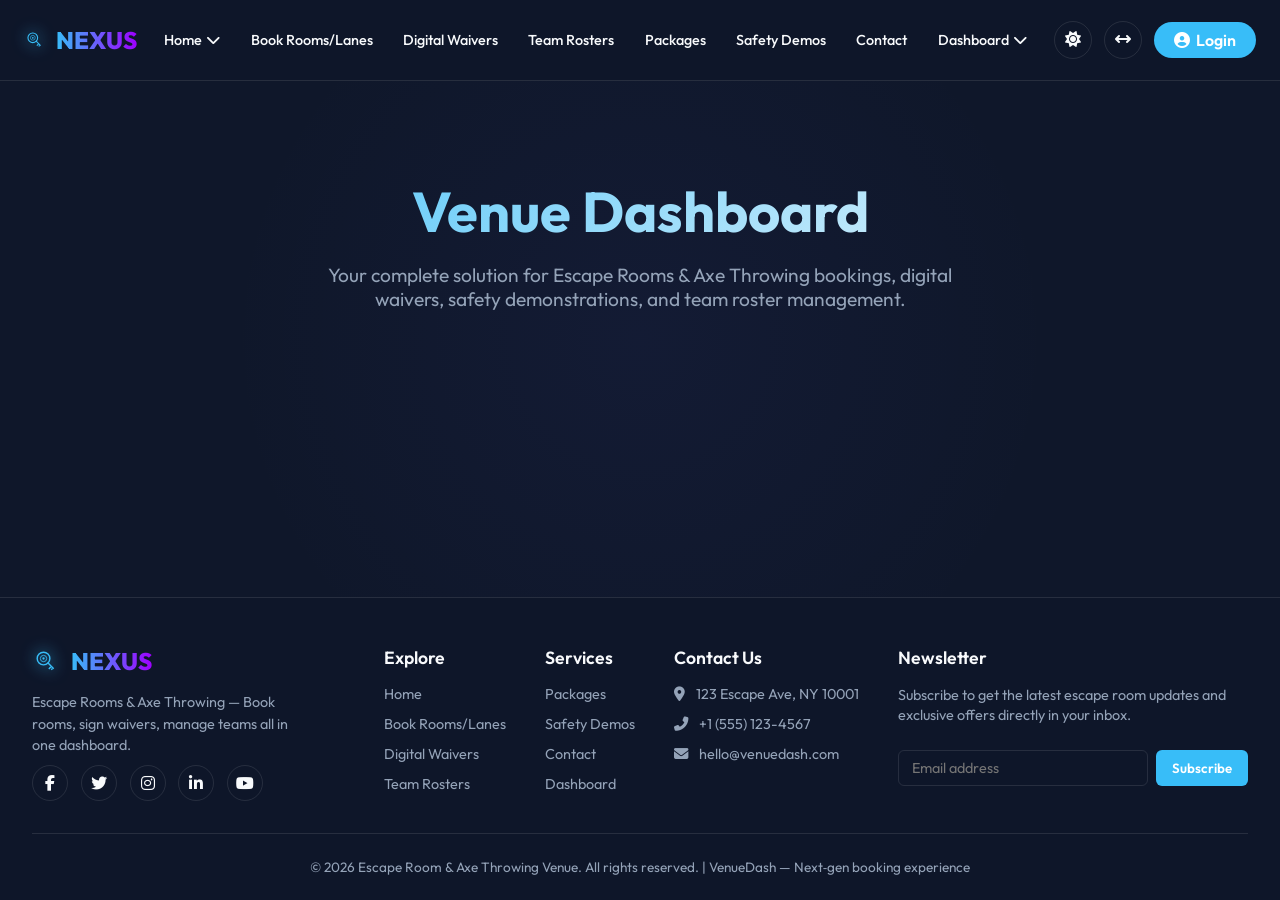
<file: navbar.html>
﻿<!DOCTYPE html>
<html lang="en" data-theme="dark">
<head>
  <meta charset="UTF-8">
  <meta name="viewport" content="width=device-width, initial-scale=1.0, viewport-fit=cover">
  <title>Escape Room & Axe Throwing | VenueDash</title>
  <meta name="description" content="Dashboard for booking rooms, digital waivers, team rosters & safety demos.">
  <link href="https://fonts.googleapis.com/css2?family=Outfit:wght@300;400;500;600;700;800&display=swap" rel="stylesheet">
  <link rel="stylesheet" href="https://cdnjs.cloudflare.com/ajax/libs/font-awesome/6.4.0/css/all.min.css">
  <style>
    /* ----- GLOBAL VARIABLES (Light / Dark) ----- */
    :root {
      --bg-color: #f8fafc;
      --nav-bg: rgba(255, 255, 255, 0.85);
      --text-primary: #0f172a;
      --text-secondary: #475569;
      --accent-color: #6366f1;
      --accent-hover: #4f46e5;
      --border-color: rgba(0, 0, 0, 0.1);
      --dropdown-bg: rgba(255, 255, 255, 0.95);
      --shadow-color: rgba(0, 0, 0, 0.1);
      --transition: all 0.3s ease;
    }

    [data-theme="dark"] {
      --bg-color: #0f172a;
      --nav-bg: rgba(15, 23, 42, 0.85);
      --text-primary: #f8fafc;
      --text-secondary: #94a3b8;
      --accent-color: #38bdf8;
      --accent-hover: #0ea5e9;
      --border-color: rgba(255, 255, 255, 0.1);
      --dropdown-bg: rgba(15, 23, 42, 0.95);
      --shadow-color: rgba(0, 0, 0, 0.5);
    }

    * {
      margin: 0;
      padding: 0;
      box-sizing: border-box;
    }

    body {
      font-family: 'Outfit', sans-serif;
      background-color: var(--bg-color);
      color: var(--text-primary);
      min-height: 100vh;
      display: flex;
      flex-direction: column;
      overflow-x: hidden;
    }

    /* Navbar */
    .navbar {
      position: fixed;
      top: 0;
      left: 0;
      width: 100%;
      background: var(--nav-bg);
      backdrop-filter: blur(12px);
      border-bottom: 1px solid var(--border-color);
      z-index: 1000;
      padding: 0 1.5rem;
      transition: var(--transition);
    }

    .nav-container {
      max-width: 1600px;
      margin: 0 auto;
      display: flex;
      justify-content: space-between;
      align-items: center;
      height: 80px;
      gap: 1rem;
    }

    .logo-container {
      display: flex;
      align-items: center;
      gap: 10px;
      text-decoration: none;
      color: var(--text-primary);
      font-weight: 700;
      font-size: 1.4rem;
      white-space: nowrap;
    }

    .logo-icon {
      width: 36px;
      height: 36px;
      color: var(--accent-color);
      filter: drop-shadow(0 0 8px var(--accent-color));
    }

    /* Desktop navigation */
    .nav-menu {
      display: flex;
      align-items: center;
      gap: 0.5rem;
      list-style: none;
      flex: 1;
      justify-content: center;
    }

    .nav-item {
      position: relative;
      white-space: nowrap;
    }

    .nav-link {
      color: var(--text-primary);
      text-decoration: none;
      font-size: 0.9rem;
      font-weight: 500;
      padding: 0.5rem 0.7rem;
      border-radius: 8px;
      transition: var(--transition);
      display: flex;
      align-items: center;
      gap: 4px;
    }

    .nav-link:hover {
      color: var(--accent-color);
      background: rgba(99, 102, 241, 0.05);
    }

    /* Desktop action buttons */
    .nav-actions {
      display: flex;
      align-items: center;
      gap: 0.75rem;
      white-space: nowrap;
    }

    .icon-btn {
      background: transparent;
      border: 1px solid var(--border-color);
      color: var(--text-primary);
      width: 38px;
      height: 38px;
      border-radius: 50%;
      cursor: pointer;
      transition: var(--transition);
      font-size: 1rem;
    }

    .icon-btn:hover {
      background: rgba(99, 102, 241, 0.1);
      color: var(--accent-color);
      border-color: var(--accent-color);
    }

    .login-btn {
      background: var(--accent-color);
      color: #fff !important;
      text-decoration: none;
      padding: 0.5rem 1.25rem;
      border-radius: 20px;
      font-weight: 600;
      transition: var(--transition);
      display: flex;
      align-items: center;
      gap: 6px;
    }

    /* Dropdowns */
    .dropdown-menu {
      position: absolute;
      top: 120%;
      left: 0;
      background: var(--dropdown-bg);
      backdrop-filter: blur(16px);
      border: 1px solid var(--border-color);
      border-radius: 12px;
      min-width: 200px;
      opacity: 0;
      visibility: hidden;
      transform: translateY(10px);
      transition: all 0.3s cubic-bezier(0.68, -0.55, 0.265, 1.55);
      box-shadow: 0 10px 25px var(--shadow-color);
      padding: 0.5rem 0;
    }

    .nav-item.dropdown:hover .dropdown-menu {
      opacity: 1;
      visibility: visible;
      transform: translateY(0);
    }

    .nav-item.dropdown:hover .nav-link i {
      transform: rotate(180deg);
    }

    .dropdown-link {
      display: block;
      padding: 0.75rem 1.5rem;
      color: var(--text-secondary);
      text-decoration: none;
      transition: var(--transition);
    }

    .dropdown-link:hover {
      color: var(--text-primary);
      background: rgba(99, 102, 241, 0.05);
      padding-left: 2rem;
    }

    .nav-item:nth-last-child(2) .dropdown-menu {
      right: 0;
      left: auto;
    }

    /* Mobile elements */
    .hamburger {
      display: none;
      background: transparent;
      border: none;
      color: var(--text-primary);
      font-size: 1.5rem;
      cursor: pointer;
    }

    .mobile-nav-action {
      display: none;
    }

    /* Main content */
    .main-content {
      flex: 1;
      margin-top: 80px;
      padding: 6rem 2rem;
      text-align: center;
      background: radial-gradient(circle at center, rgba(99, 102, 241, 0.05) 0%, transparent 60%);
    }

    .main-title {
      font-size: 3.5rem;
      font-weight: 700;
      background: linear-gradient(135deg, var(--accent-color), var(--text-primary));
      -webkit-background-clip: text;
      -webkit-text-fill-color: transparent;
    }

    .main-subtitle {
      color: var(--text-secondary);
      font-size: 1.2rem;
      max-width: 650px;
      margin: 1rem auto 0;
    }

    /* ========== FOOTER STYLES ========== */
    .footer {
      background: var(--dropdown-bg);
      backdrop-filter: blur(12px);
      border-top: 1px solid var(--border-color);
      padding: 3rem 2rem 1.5rem;
      margin-top: auto;
    }

    .footer-container {
      max-width: 1400px;
      margin: 0 auto;
    }

    .footer-grid {
      display: flex;
      flex-wrap: wrap;
      justify-content: space-between;
      gap: 2rem;
      margin-bottom: 2rem;
    }

    .footer-brand {
      flex: 1;
      min-width: 250px;
      max-width: 320px;
    }

    .footer-logo {
      display: flex;
      align-items: center;
      gap: 10px;
      text-decoration: none;
      color: var(--text-primary);
      font-weight: 700;
      font-size: 1.4rem;
      white-space: nowrap;
      margin-bottom: 1rem;
    }

    .footer-description {
      color: var(--text-secondary);
      font-size: 0.9rem;
      line-height: 1.5;
      max-width: 260px;
    }

    .footer-links {
      display: flex;
      flex-wrap: wrap;
      gap: 2rem;
      flex: 2;
      justify-content: space-between;
    }

    .footer-column {
      display: flex;
      flex-direction: column;
      gap: 0.75rem;
    }

    .footer-column h4 {
      color: var(--text-primary);
      font-weight: 600;
      font-size: 1.1rem;
      margin-bottom: 0.25rem;
    }

    .footer-link {
      color: var(--text-secondary);
      text-decoration: none;
      font-size: 0.9rem;
      transition: var(--transition);
    }

    .footer-link:hover {
      color: var(--accent-color);
      transform: translateX(4px);
    }

    .footer-actions {
      display: flex;
      gap: 0.8rem;
      margin-top: 0.5rem;
    }

    .footer-icon-btn {
      background: transparent;
      border: 1px solid var(--border-color);
      color: var(--text-primary);
      width: 36px;
      height: 36px;
      border-radius: 50%;
      cursor: pointer;
      transition: var(--transition);
      font-size: 1rem;
    }

    .footer-icon-btn:hover {
      background: rgba(99, 102, 241, 0.1);
      color: var(--accent-color);
      border-color: var(--accent-color);
    }

    .footer-bottom {
      text-align: center;
      padding-top: 1.5rem;
      border-top: 1px solid var(--border-color);
      color: var(--text-secondary);
      font-size: 0.85rem;
    }

    /* Responsive footer */
    @media (max-width: 991px) {
      .footer-grid {
        flex-direction: column;
        gap: 2rem;
      }
      .footer-links {
        gap: 2.5rem;
        width: 100%;
        justify-content: flex-start;
      }
      .footer-column {
        flex: 1 1 200px;
      }
    }

    @media (max-width: 800px) {
      .main-title {
        font-size: 2.5rem;
      }
      .footer-column {
        flex: 1 1 45%;
      }
    }

    @media (max-width: 680px) {
      .main-title {
        font-size: 2rem;
      }
      .main-subtitle {
        font-size: 1rem;
      }
      .main-content {
        padding: 4rem 1.5rem;
      }
      .footer {
        padding: 2rem 1.5rem 1rem;
      }
      .footer-links {
        flex-direction: column;
        gap: 1.5rem;
      }
      .footer-column, .newsletter-col {
        max-width: 100% !important;
        flex: 1 1 auto;
      }
    }

    /* RESPONSIVE (tablet & mobile) for navbar */
    @media (max-width: 1200px) {
      .nav-link {
        font-size: 0.85rem;
        padding: 0.4rem 0.4rem;
      }
      .nav-menu {
        gap: 0.1rem;
      }
      .nav-actions {
        gap: 0.4rem;
      }
      .login-btn {
        padding: 0.4rem 0.8rem;
        font-size: 0.85rem;
      }
    }

    @media (max-width: 991px) {
      .nav-actions {
        display: none;
      }
      .hamburger {
        display: block;
        z-index: 1001;
      }

      .nav-menu {
        position: fixed;
        top: 0;
        right: -100%;
        width: 280px;
        height: 100vh;
        height: 100dvh;
        background: var(--dropdown-bg);
        backdrop-filter: blur(20px);
        border-left: 1px solid var(--border-color);
        flex-direction: column;
        align-items: flex-start;
        justify-content: flex-start;
        padding: 90px 1.2rem 1.5rem;
        transition: 0.35s cubic-bezier(0.77, 0, 0.175, 1);
        box-shadow: -10px 0 30px var(--shadow-color);
        overflow-y: auto;
        gap: 0;
        flex-wrap: nowrap;
      }

      html[dir="rtl"] .nav-menu {
        right: auto;
        left: -100%;
        border-left: none;
        border-right: 1px solid var(--border-color);
      }

      .nav-menu.active {
        right: 0;
      }
      html[dir="rtl"] .nav-menu.active {
        left: 0;
        right: auto;
      }

      .nav-item {
        width: 100%;
        white-space: normal;
      }

      .nav-link {
        width: 100%;
        padding: 0.7rem 0;
        font-size: 1rem;
        border-bottom: 1px solid var(--border-color);
        border-radius: 0;
      }

      .dropdown-menu {
        position: static;
        opacity: 1;
        visibility: visible;
        transform: none;
        max-height: 0;
        overflow: hidden;
        padding: 0;
        transition: max-height 0.3s ease;
        background: transparent;
        border: none;
        box-shadow: none;
      }

      .nav-item.dropdown.active .dropdown-menu {
        max-height: 200px;
        padding: 0.3rem 0 0.3rem 1rem;
      }

      .dropdown-link {
        padding: 0.5rem 1rem;
        font-size: 0.9rem;
      }

      .mobile-nav-action {
        display: flex;
        width: 100%;
        margin-top: 0.5rem;
        border-top: 1px solid var(--border-color);
        flex-direction: column;
        gap: 0.4rem;
        padding-top: 0.8rem;
      }

      .mobile-action-btn {
        background: transparent;
        border: 1px solid var(--border-color);
        color: var(--text-primary);
        padding: 0.5rem 0.8rem;
        border-radius: 40px;
        width: 100%;
        justify-content: center;
        gap: 10px;
        font-size: 0.9rem;
        font-weight: 500;
        cursor: pointer;
        transition: var(--transition);
        display: flex;
        align-items: center;
      }

      .mobile-action-btn:hover {
        background: rgba(99, 102, 241, 0.1);
        border-color: var(--accent-color);
        color: var(--accent-color);
      }

      .mobile-login-link {
        background: var(--accent-color);
        color: white !important;
        text-decoration: none;
        border: none;
      }

      .mobile-login-link:hover {
        background: var(--accent-hover);
        transform: translateY(-2px);
      }
    }
  </style>
  <link rel="stylesheet" href="mobile.css">
  <link rel="icon" href="favicon.svg" type="image/svg+xml">
  <script>
    (function() {
      const isDark = localStorage.getItem('venue_theme_dark');
      const htmlEl = document.documentElement;
      let currentTheme = htmlEl.getAttribute('data-theme');
      const isAdmin = currentTheme && currentTheme.includes('admin');
      
      if (isDark === 'true') {
        htmlEl.setAttribute('data-theme', isAdmin ? 'admin-dark' : 'dark');
      } else if (isDark === 'false') {
        if (isAdmin) {
          htmlEl.setAttribute('data-theme', 'admin-light');
        } else if (currentTheme === 'dark' || currentTheme === 'light') {
          htmlEl.setAttribute('data-theme', 'light');
        } else {
          htmlEl.removeAttribute('data-theme');
        }
      }

      document.addEventListener('DOMContentLoaded', () => {
        document.body.addEventListener('click', (e) => {
          const toggleBtn = e.target.closest('#theme-toggle, #mobile-theme-toggle');
          if (toggleBtn) {
            setTimeout(() => {
              const theme = document.documentElement.getAttribute('data-theme');
              const darkActive = theme === 'dark' || theme === 'admin-dark';
              localStorage.setItem('venue_theme_dark', darkActive);
            }, 50);
          }
        });

        setTimeout(() => {
          const theme = document.documentElement.getAttribute('data-theme');
          const darkActive = theme === 'dark' || theme === 'admin-dark';
          
          const themeIcons = document.querySelectorAll('#theme-icon, #theme-toggle i, #mobile-theme-icon');
          themeIcons.forEach(icon => {
            if (darkActive) {
              icon.classList.remove('fa-moon');
              icon.classList.add('fa-sun');
            } else {
              icon.classList.remove('fa-sun');
              icon.classList.add('fa-moon');
            }
          });
        }, 100);
      });
    })();
  </script>
</head>
<body>

  <nav class="navbar">
    <div class="nav-container">
      <a href="index.html" class="logo-container">
        <svg xmlns="http://www.w3.org/2000/svg" viewBox="0 0 100 100" class="brand-logo-svg" style="width: 1.8rem; height: 1.8rem; fill: currentColor; color: var(--accent-color); filter: drop-shadow(0 0 8px var(--accent-color)); vertical-align: middle; display: inline-block;">
  <circle cx="40" cy="40" r="22" fill="none" stroke="currentColor" stroke-width="5" />
  <circle cx="40" cy="40" r="11" fill="none" stroke="currentColor" stroke-width="3" />
  <circle cx="40" cy="40" r="4" fill="currentColor" />
  <rect x="60" y="37.5" width="30" height="5" fill="currentColor" transform="rotate(45 40 40)" />
  <rect x="76" y="42.5" width="5" height="10" fill="currentColor" transform="rotate(45 40 40)" />
  <rect x="84" y="42.5" width="5" height="6" fill="currentColor" transform="rotate(45 40 40)" />
</svg>
        <span style="font-weight: 800; font-size: 1.5rem; background: linear-gradient(90deg, var(--accent-color), #9d00ff); -webkit-background-clip: text; -webkit-text-fill-color: transparent; text-transform: uppercase;">NEXUS</span>
      </a>

      <ul class="nav-menu" id="nav-menu">
        <li class="nav-item dropdown">
          <a href="index.html" class="nav-link" id="home-link">Home <i class="fas fa-chevron-down"></i></a>
          <div class="dropdown-menu">
            <a href="index.html" class="dropdown-link">Home 1</a>
            <a href="./home2.html" class="dropdown-link">Home 2</a>
          </div>
        </li>
        <li class="nav-item"><a href="./book_rooms.html" class="nav-link">Book Rooms/Lanes</a></li>
        <li class="nav-item"><a href="./digital_waivers.html" class="nav-link">Digital Waivers</a></li>
        <li class="nav-item"><a href="./team_rosters.html" class="nav-link">Team Rosters</a></li>
        <li class="nav-item"><a href="./packages.html" class="nav-link">Packages</a></li>
        <li class="nav-item"><a href="./safety demos.html" class="nav-link">Safety Demos</a></li>
        <li class="nav-item"><a href="./Contact.html" class="nav-link">Contact</a></li>
        <li class="nav-item dropdown">
          <a href="javascript:void(0)" class="nav-link" id="dashboard-link">Dashboard <i class="fas fa-chevron-down"></i></a>
          <div class="dropdown-menu">
            <a href="./user_dashboard.html" class="dropdown-link">Users</a>
            <a href="./admin_dashboard.html" class="dropdown-link">Admin</a>
          </div>
        </li>
        <li class="mobile-nav-action">
          <button id="mobile-theme-toggle" class="mobile-action-btn">
            <i class="fas fa-sun" id="mobile-theme-icon"></i> Theme
          </button>
          <button id="mobile-rtl-toggle" class="mobile-action-btn">
            <i class="fas fa-arrows-left-right"></i> RTL Layout
          </button>
          <a href="login.html" class="mobile-action-btn mobile-login-link" id="mobile-login-btn">
            <i class="fas fa-user-circle"></i> Login
          </a>
        </li>
      </ul>

      <div class="nav-actions">
        <button id="theme-toggle" class="icon-btn" title="Dark/Light Mode">
          <i class="fas fa-sun" id="theme-icon"></i>
        </button>
        <button id="rtl-toggle" class="icon-btn" title="Toggle RTL Layout">
          <i class="fas fa-arrows-left-right"></i>
        </button>
        <a href="login.html" class="login-btn"><i class="fas fa-user-circle"></i> Login</a>
      </div>

      <button class="hamburger" id="hamburger" aria-label="Menu">
        <i class="fas fa-bars"></i>
      </button>
    </div>
    <style>
      .nav-link.active, .dropdown-link.active {
        color: var(--accent-color) !important;
        font-weight: 700;
        background: rgba(99, 102, 241, 0.08);
        border-radius: 4px;
      }
    </style>
    <script>
      (function() {
        let currentPath = window.location.pathname.split('/').pop() || 'index.html';
        currentPath = decodeURIComponent(currentPath);
        const navLinks = document.querySelectorAll('.navbar .nav-link, .navbar .dropdown-link');
        navLinks.forEach(link => {
          let linkHref = link.getAttribute('href');
          if (!linkHref || linkHref.startsWith('javascript:')) return;
          let linkPath = linkHref.split('/').pop();
          linkPath = decodeURIComponent(linkPath);
          if (linkPath && currentPath.toLowerCase() === linkPath.toLowerCase()) {
            link.classList.add('active');
            const dropdown = link.closest('.dropdown-menu');
            if (dropdown) {
               const parentLink = dropdown.previousElementSibling;
               if (parentLink && parentLink.classList.contains('nav-link')) {
                 parentLink.classList.add('active');
               }
            }
          }
        });
      })();
    </script>
  </nav>

  <main class="main-content">
    <h1 class="main-title">Venue Dashboard</h1>
    <p class="main-subtitle">Your complete solution for Escape Rooms & Axe Throwing bookings, digital waivers, safety demonstrations, and team roster management.</p>
  </main>

  <!-- ========== NEW FOOTER SECTION ========== -->
  <footer id="contact" class="footer">
    <div class="footer-container">
      <div class="footer-grid">
        <div class="footer-brand">
          <a href="index.html" class="footer-logo">
        <svg xmlns="http://www.w3.org/2000/svg" viewBox="0 0 100 100" class="brand-logo-svg" style="width: 1.8rem; height: 1.8rem; fill: currentColor; color: var(--accent-color); filter: drop-shadow(0 0 8px var(--accent-color)); vertical-align: middle; display: inline-block;">
  <circle cx="40" cy="40" r="22" fill="none" stroke="currentColor" stroke-width="5" />
  <circle cx="40" cy="40" r="11" fill="none" stroke="currentColor" stroke-width="3" />
  <circle cx="40" cy="40" r="4" fill="currentColor" />
  <rect x="60" y="37.5" width="30" height="5" fill="currentColor" transform="rotate(45 40 40)" />
  <rect x="76" y="42.5" width="5" height="10" fill="currentColor" transform="rotate(45 40 40)" />
  <rect x="84" y="42.5" width="5" height="6" fill="currentColor" transform="rotate(45 40 40)" />
</svg>
        <span style="font-weight: 800; font-size: 1.5rem; background: linear-gradient(90deg, var(--accent-color), #9d00ff); -webkit-background-clip: text; -webkit-text-fill-color: transparent; text-transform: uppercase;">NEXUS</span>
          </a>
          <p class="footer-description">Escape Rooms & Axe Throwing — Book rooms, sign waivers, manage teams all in one dashboard.</p>
          <div class="footer-actions">
            <a href="javascript:void(0)" class="footer-icon-btn" title="Facebook" style="display: inline-flex; align-items: center; justify-content: center; text-decoration: none;">
              <i class="fab fa-facebook-f"></i>
            </a>
            <a href="javascript:void(0)" class="footer-icon-btn" title="Twitter" style="display: inline-flex; align-items: center; justify-content: center; text-decoration: none;">
              <i class="fab fa-twitter"></i>
            </a>
            <a href="javascript:void(0)" class="footer-icon-btn" title="Instagram" style="display: inline-flex; align-items: center; justify-content: center; text-decoration: none;">
              <i class="fab fa-instagram"></i>
            </a>
            <a href="javascript:void(0)" class="footer-icon-btn" title="LinkedIn" style="display: inline-flex; align-items: center; justify-content: center; text-decoration: none;">
              <i class="fab fa-linkedin-in"></i>
            </a>
            <a href="javascript:void(0)" class="footer-icon-btn" title="YouTube" style="display: inline-flex; align-items: center; justify-content: center; text-decoration: none;">
              <i class="fab fa-youtube"></i>
            </a>
          </div>
        </div>
        <div class="footer-links">
          <div class="footer-column">
            <h4>Explore</h4>
            <a href="index.html" class="footer-link">Home</a>
            <a href="#rooms" class="footer-link">Book Rooms/Lanes</a>
            <a href="user_dashboard.html" class="footer-link">Digital Waivers</a>
            <a href="user_dashboard.html" class="footer-link">Team Rosters</a>
          </div>
          <div class="footer-column">
            <h4>Services</h4>
            <a href="#packages" class="footer-link">Packages</a>
            <a href="#safety-demos" class="footer-link">Safety Demos</a>
            <a href="#contact" class="footer-link">Contact</a>
            <a href="user_dashboard.html" class="footer-link">Dashboard</a>
          </div>
          <div class="footer-column">
            <h4>Contact Us</h4>
            <a href="javascript:void(0)" class="footer-link" style="cursor: default;"><i class="fas fa-map-marker-alt" style="margin-right: 8px;"></i> 123 Escape Ave, NY 10001</a>
            <a href="javascript:void(0)" class="footer-link" style="cursor: default;"><i class="fas fa-phone-alt" style="margin-right: 8px;"></i> +1 (555) 123-4567</a>
            <a href="javascript:void(0)" class="footer-link" style="cursor: default;"><i class="fas fa-envelope" style="margin-right: 8px;"></i> hello@venuedash.com</a>
          </div>
          <div class="footer-column newsletter-col" style="flex: 1.5; min-width: 260px; max-width: 350px;">
            <h4>Newsletter</h4>
            <p style="color: var(--text-secondary); font-size: 0.9rem; margin-bottom: 0.8rem; line-height: 1.4;">Subscribe to get the latest escape room updates and exclusive offers directly in your inbox.</p>
            <div style="display: flex; gap: 0.5rem;">
              <input type="email" placeholder="Email address" style="padding: 0.5rem 0.8rem; border-radius: 6px; border: 1px solid var(--border-color); background: transparent; color: var(--text-primary); outline: none; width: 100%; font-family: inherit; font-size: 0.9rem;">
              <button style="background: var(--accent-color); color: white; border: none; padding: 0.5rem 1rem; border-radius: 6px; cursor: pointer; transition: var(--transition); font-weight: 600; font-family: inherit;">Subscribe</button>
            </div>
          </div>
        </div>
      </div>
      <div class="footer-bottom">
        <p>&copy; 2026 Escape Room & Axe Throwing Venue. All rights reserved. | VenueDash — Next‑gen booking experience</p>
      </div>
    </div>
  </footer>

  <script>
    const htmlEl = document.documentElement;
    const hamburger = document.getElementById('hamburger');
    const navMenu = document.getElementById('nav-menu');
    const dropdowns = document.querySelectorAll('.nav-item.dropdown');

    // Desktop controls
    const themeToggleDesktop = document.getElementById('theme-toggle');
    const themeIconDesktop = document.getElementById('theme-icon');
    const rtlToggleDesktop = document.getElementById('rtl-toggle');
    // Mobile controls
    const mobileThemeBtn = document.getElementById('mobile-theme-toggle');
    const mobileThemeIcon = document.getElementById('mobile-theme-icon');
    const mobileRtlBtn = document.getElementById('mobile-rtl-toggle');
    // Footer controls
    // Removed

    function updateThemeIcons(isDark) {
      const iconClass = isDark ? 'fas fa-sun' : 'fas fa-moon';
      if (themeIconDesktop) themeIconDesktop.className = iconClass;
      if (mobileThemeIcon) mobileThemeIcon.className = iconClass;
    }

    const initialDark = htmlEl.getAttribute('data-theme') === 'dark';
    updateThemeIcons(initialDark);

    function toggleTheme() {
      if (htmlEl.getAttribute('data-theme') === 'dark') {
        htmlEl.removeAttribute('data-theme');
        updateThemeIcons(false);
      } else {
        htmlEl.setAttribute('data-theme', 'dark');
        updateThemeIcons(true);
      }
    }

    function toggleRTL() {
      if (htmlEl.getAttribute('dir') === 'rtl') {
        htmlEl.removeAttribute('dir');
      } else {
        htmlEl.setAttribute('dir', 'rtl');
      }
    }

    if (themeToggleDesktop) themeToggleDesktop.addEventListener('click', toggleTheme);
    if (mobileThemeBtn) mobileThemeBtn.addEventListener('click', toggleTheme);
    if (rtlToggleDesktop) rtlToggleDesktop.addEventListener('click', toggleRTL);
    if (mobileRtlBtn) mobileRtlBtn.addEventListener('click', toggleRTL);

    // Stable Home/Dashboard clicks (no movement)
    const homeLink = document.getElementById('home-link');
    const dashboardLink = document.getElementById('dashboard-link');
    if (homeLink) {
      homeLink.addEventListener('click', (e) => {
        e.preventDefault();
      });
    }
    if (dashboardLink) {
      dashboardLink.addEventListener('click', (e) => {
        e.preventDefault();
      });
    }

    // Prevent all placeholder links from causing any scroll or navigation
    document.querySelectorAll('a[href="javascript:void(0)"]').forEach(link => {
      link.addEventListener('click', (e) => {
        e.preventDefault();
        e.stopPropagation();
      });
    });

    // Mobile menu toggle
    if (hamburger) {
      hamburger.addEventListener('click', (e) => {
        e.stopPropagation();
        navMenu.classList.toggle('active');
        hamburger.innerHTML = navMenu.classList.contains('active') ? '<i class="fas fa-times"></i>' : '<i class="fas fa-bars"></i>';
        document.body.style.overflow = navMenu.classList.contains('active') ? 'hidden' : '';
      });
    }

    // Mobile dropdown toggles
    dropdowns.forEach(drop => {
      const link = drop.querySelector('.nav-link');
      if (link) {
        link.addEventListener('click', (e) => {
          if (window.innerWidth <= 991) {
            e.preventDefault();
            dropdowns.forEach(other => {
              if (other !== drop && other.classList.contains('active')) other.classList.remove('active');
            });
            drop.classList.toggle('active');
          }
        });
      }
    });

    // Close mobile menu after clicking any normal item
    const closeTriggers = document.querySelectorAll('.nav-link:not(#home-link):not(#dashboard-link), .dropdown-link, #mobile-login-btn');
    closeTriggers.forEach(link => {
      link.addEventListener('click', (e) => {
        if (e.target.closest('#mobile-theme-toggle') || e.target.closest('#mobile-rtl-toggle')) return;
        if (window.innerWidth <= 991 && navMenu.classList.contains('active')) {
          navMenu.classList.remove('active');
          if (hamburger) hamburger.innerHTML = '<i class="fas fa-bars"></i>';
          document.body.style.overflow = '';
        }
      });
    });

    window.addEventListener('resize', () => {
      if (window.innerWidth > 991 && navMenu.classList.contains('active')) {
        navMenu.classList.remove('active');
        if (hamburger) hamburger.innerHTML = '<i class="fas fa-bars"></i>';
        document.body.style.overflow = '';
        dropdowns.forEach(d => d.classList.remove('active'));
      }
    });
  </script>
</body>
</html>
</file>
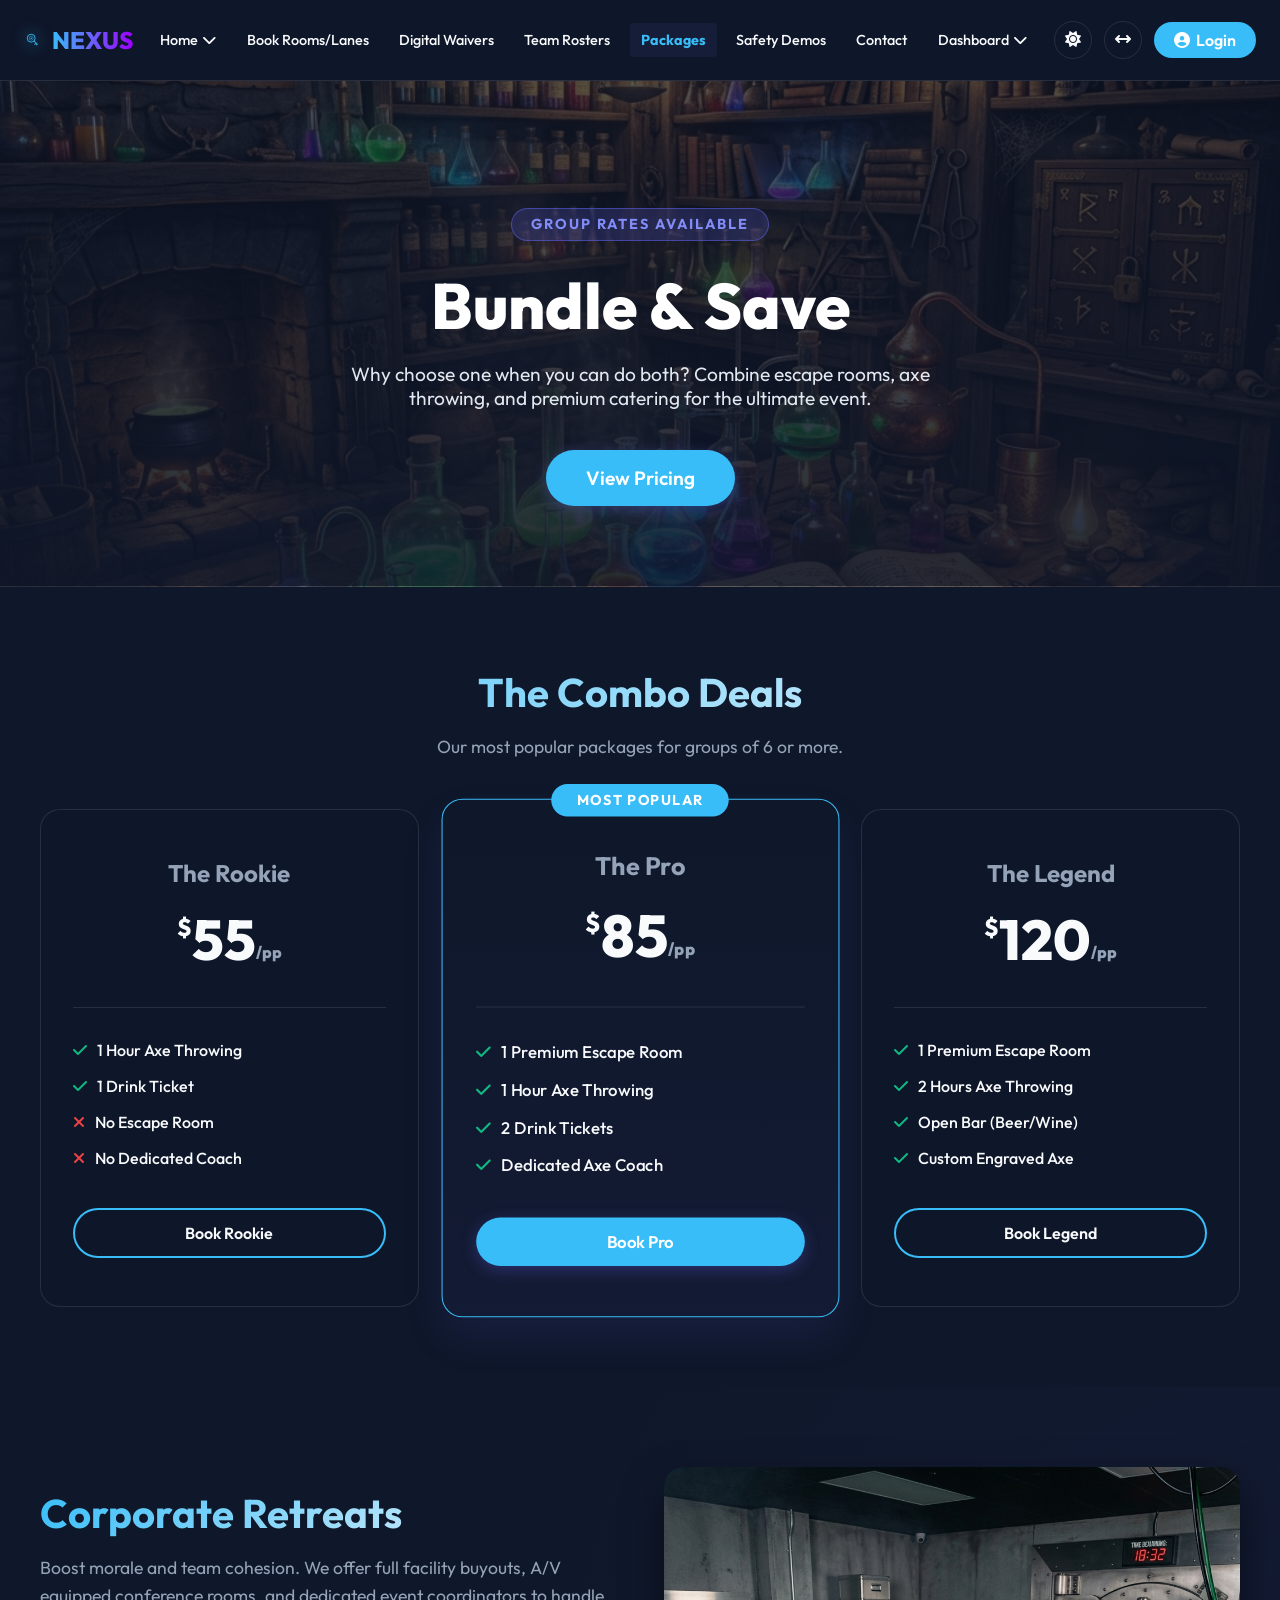
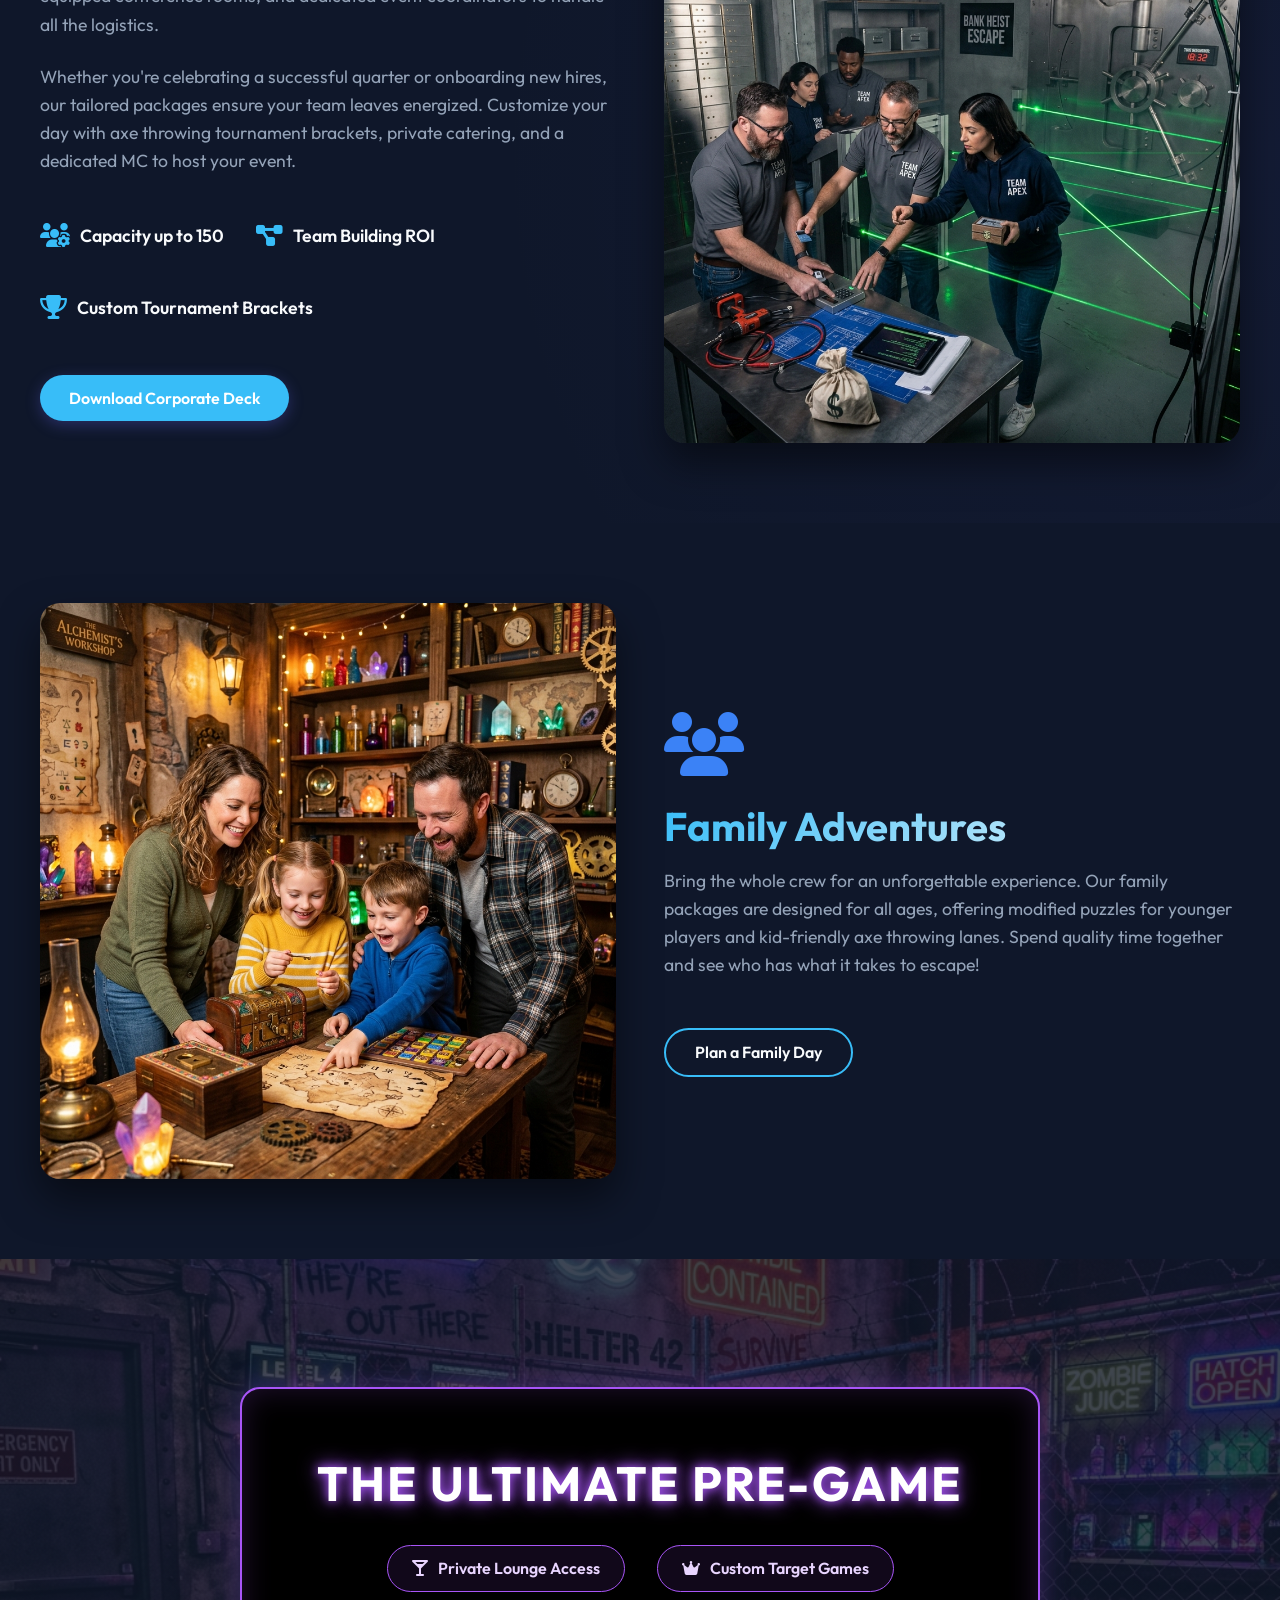
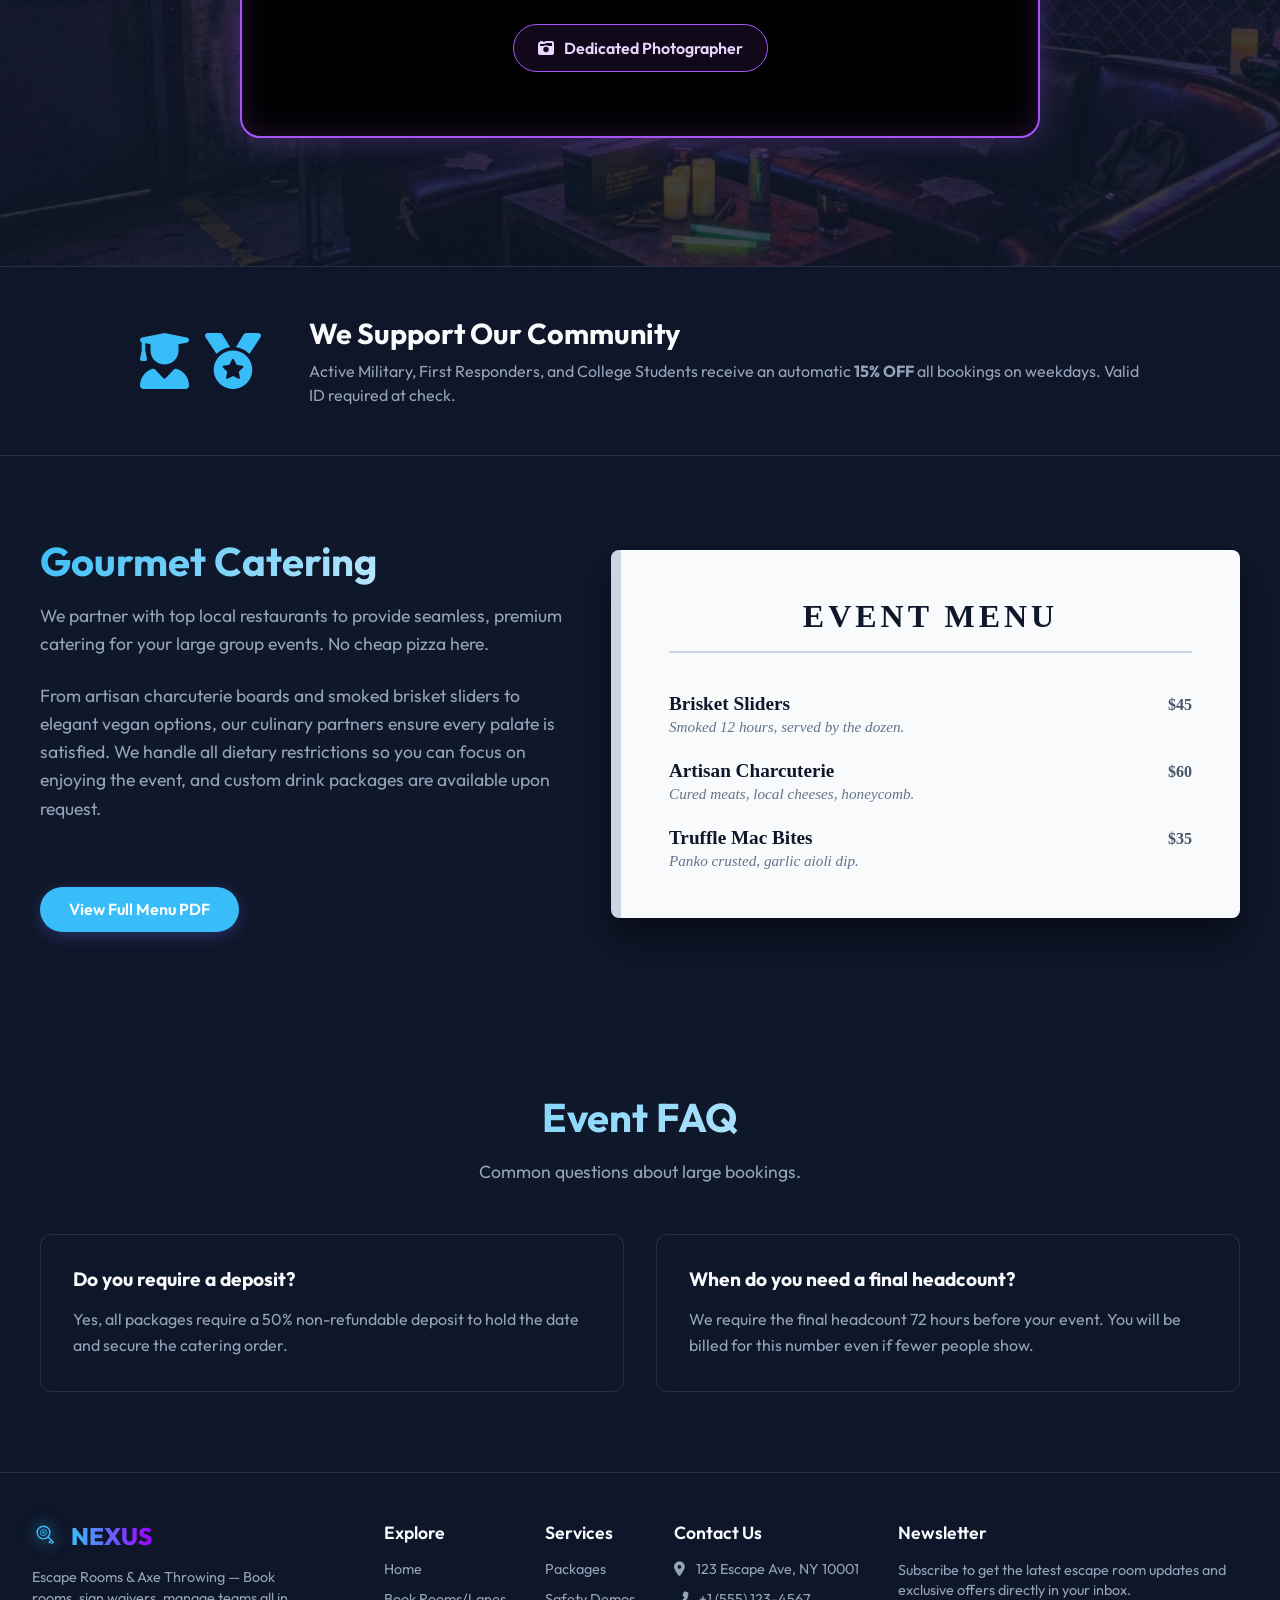
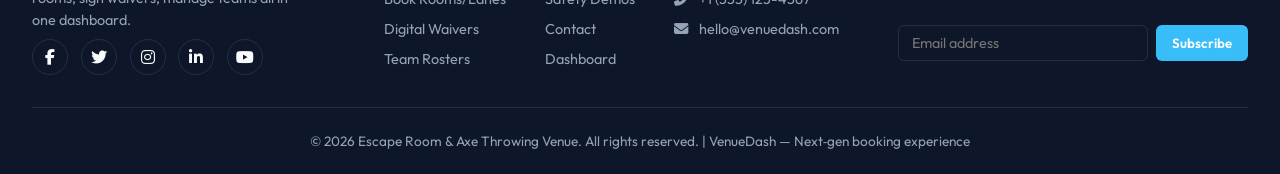
<file: packages.html>
﻿<!DOCTYPE html>
<html lang="en" data-theme="dark">
<head>
  <meta charset="UTF-8">
  <meta name="viewport" content="width=device-width, initial-scale=1.0, viewport-fit=cover">
  <title>Escape Room & Axe Throwing | VenueDash</title>
  <meta name="description" content="Dashboard for booking rooms, digital waivers, team rosters & safety demos.">
  <link href="https://fonts.googleapis.com/css2?family=Outfit:wght@300;400;500;600;700;800&display=swap" rel="stylesheet">
  <link rel="stylesheet" href="https://cdnjs.cloudflare.com/ajax/libs/font-awesome/6.4.0/css/all.min.css">
  <style>
    /* ----- GLOBAL VARIABLES (Light / Dark) ----- */
    :root {
      --bg-color: #f8fafc;
      --nav-bg: rgba(255, 255, 255, 0.85);
      --text-primary: #0f172a;
      --text-secondary: #475569;
      --accent-color: #6366f1;
      --accent-hover: #4f46e5;
      --border-color: rgba(0, 0, 0, 0.1);
      --dropdown-bg: rgba(255, 255, 255, 0.95);
      --shadow-color: rgba(0, 0, 0, 0.1);
      --transition: all 0.3s ease;
    }

    [data-theme="dark"] {
      --bg-color: #0f172a;
      --nav-bg: rgba(15, 23, 42, 0.85);
      --text-primary: #f8fafc;
      --text-secondary: #94a3b8;
      --accent-color: #38bdf8;
      --accent-hover: #0ea5e9;
      --border-color: rgba(255, 255, 255, 0.1);
      --dropdown-bg: rgba(15, 23, 42, 0.95);
      --shadow-color: rgba(0, 0, 0, 0.5);
    }

    * {
      margin: 0;
      padding: 0;
      box-sizing: border-box;
    }

    body {
      font-family: 'Outfit', sans-serif;
      background-color: var(--bg-color);
      color: var(--text-primary);
      min-height: 100vh;
      display: flex;
      flex-direction: column;
      overflow-x: hidden;
    }

    /* Navbar */
    .navbar {
      position: fixed;
      top: 0;
      left: 0;
      width: 100%;
      background: var(--nav-bg);
      backdrop-filter: blur(12px);
      border-bottom: 1px solid var(--border-color);
      z-index: 1000;
      padding: 0 1.5rem;
      transition: var(--transition);
    }

    .nav-container {
      max-width: 1600px;
      margin: 0 auto;
      display: flex;
      justify-content: space-between;
      align-items: center;
      height: 80px;
      gap: 1rem;
    }

    .logo-container {
      display: flex;
      align-items: center;
      gap: 10px;
      text-decoration: none;
      color: var(--text-primary);
      font-weight: 700;
      font-size: 1.4rem;
      white-space: nowrap;
    }

    .logo-icon {
      width: 36px;
      height: 36px;
      color: var(--accent-color);
      filter: drop-shadow(0 0 8px var(--accent-color));
    }

    /* Desktop navigation */
    .nav-menu {
      display: flex;
      align-items: center;
      gap: 0.5rem;
      list-style: none;
      flex: 1;
      justify-content: center;
    }

    .nav-item {
      position: relative;
      white-space: nowrap;
    }

    .nav-link {
      color: var(--text-primary);
      text-decoration: none;
      font-size: 0.9rem;
      font-weight: 500;
      padding: 0.5rem 0.7rem;
      border-radius: 8px;
      transition: var(--transition);
      display: flex;
      align-items: center;
      gap: 4px;
    }

    .nav-link:hover {
      color: var(--accent-color);
      background: rgba(99, 102, 241, 0.05);
    }

    /* Desktop action buttons */
    .nav-actions {
      display: flex;
      align-items: center;
      gap: 0.75rem;
      white-space: nowrap;
    }

    .icon-btn {
      background: transparent;
      border: 1px solid var(--border-color);
      color: var(--text-primary);
      width: 38px;
      height: 38px;
      border-radius: 50%;
      cursor: pointer;
      transition: var(--transition);
      font-size: 1rem;
    }

    .icon-btn:hover {
      background: rgba(99, 102, 241, 0.1);
      color: var(--accent-color);
      border-color: var(--accent-color);
    }

    .login-btn {
      background: var(--accent-color);
      color: #fff !important;
      text-decoration: none;
      padding: 0.5rem 1.25rem;
      border-radius: 20px;
      font-weight: 600;
      transition: var(--transition);
      display: flex;
      align-items: center;
      gap: 6px;
    }

    /* Dropdowns */
    .dropdown-menu {
      position: absolute;
      top: 120%;
      left: 0;
      background: var(--dropdown-bg);
      backdrop-filter: blur(16px);
      border: 1px solid var(--border-color);
      border-radius: 12px;
      min-width: 200px;
      opacity: 0;
      visibility: hidden;
      transform: translateY(10px);
      transition: all 0.3s cubic-bezier(0.68, -0.55, 0.265, 1.55);
      box-shadow: 0 10px 25px var(--shadow-color);
      padding: 0.5rem 0;
    }

    .nav-item.dropdown:hover .dropdown-menu {
      opacity: 1;
      visibility: visible;
      transform: translateY(0);
    }

    .nav-item.dropdown:hover .nav-link i {
      transform: rotate(180deg);
    }

    .dropdown-link {
      display: block;
      padding: 0.75rem 1.5rem;
      color: var(--text-secondary);
      text-decoration: none;
      transition: var(--transition);
    }

    .dropdown-link:hover {
      color: var(--text-primary);
      background: rgba(99, 102, 241, 0.05);
      padding-left: 2rem;
    }

    .nav-item:nth-last-child(2) .dropdown-menu {
      right: 0;
      left: auto;
    }

    /* Mobile elements */
    .hamburger {
      display: none;
      background: transparent;
      border: none;
      color: var(--text-primary);
      font-size: 1.5rem;
      cursor: pointer;
    }

    .mobile-nav-action {
      display: none;
    }

    /* Main content */
    .main-content {
      flex: 1;
      margin-top: 80px;
      padding: 6rem 2rem;
      text-align: center;
      background: radial-gradient(circle at center, rgba(99, 102, 241, 0.05) 0%, transparent 60%);
    }

    .main-title {
      font-size: 3.5rem;
      font-weight: 700;
      background: linear-gradient(135deg, var(--accent-color), var(--text-primary));
      -webkit-background-clip: text;
      -webkit-text-fill-color: transparent;
    }

    .main-subtitle {
      color: var(--text-secondary);
      font-size: 1.2rem;
      max-width: 650px;
      margin: 1rem auto 0;
    }

    /* ========== FOOTER STYLES ========== */
    .footer {
      background: var(--dropdown-bg);
      backdrop-filter: blur(12px);
      border-top: 1px solid var(--border-color);
      padding: 3rem 2rem 1.5rem;
      margin-top: auto;
    }

    .footer-container {
      max-width: 1400px;
      margin: 0 auto;
    }

    .footer-grid {
      display: flex;
      flex-wrap: wrap;
      justify-content: space-between;
      gap: 2rem;
      margin-bottom: 2rem;
    }

    .footer-brand {
      flex: 1;
      min-width: 250px;
      max-width: 320px;
    }

    .footer-logo {
      display: flex;
      align-items: center;
      gap: 10px;
      text-decoration: none;
      color: var(--text-primary);
      font-weight: 700;
      font-size: 1.4rem;
      white-space: nowrap;
      margin-bottom: 1rem;
    }

    .footer-description {
      color: var(--text-secondary);
      font-size: 0.9rem;
      line-height: 1.5;
      max-width: 260px;
    }

    .footer-links {
      display: flex;
      flex-wrap: wrap;
      gap: 2rem;
      flex: 2;
      justify-content: space-between;
    }

    .footer-column {
      display: flex;
      flex-direction: column;
      gap: 0.75rem;
    }

    .footer-column h4 {
      color: var(--text-primary);
      font-weight: 600;
      font-size: 1.1rem;
      margin-bottom: 0.25rem;
    }

    .footer-link {
      color: var(--text-secondary);
      text-decoration: none;
      font-size: 0.9rem;
      transition: var(--transition);
    }

    .footer-link:hover {
      color: var(--accent-color);
      transform: translateX(4px);
    }

    .footer-actions {
      display: flex;
      gap: 0.8rem;
      margin-top: 0.5rem;
    }

    .footer-icon-btn {
      background: transparent;
      border: 1px solid var(--border-color);
      color: var(--text-primary);
      width: 36px;
      height: 36px;
      border-radius: 50%;
      cursor: pointer;
      transition: var(--transition);
      font-size: 1rem;
    }

    .footer-icon-btn:hover {
      background: rgba(99, 102, 241, 0.1);
      color: var(--accent-color);
      border-color: var(--accent-color);
    }

    .footer-bottom {
      text-align: center;
      padding-top: 1.5rem;
      border-top: 1px solid var(--border-color);
      color: var(--text-secondary);
      font-size: 0.85rem;
    }

    /* Responsive footer */
    @media (max-width: 991px) {
      .footer-grid {
        flex-direction: column;
        gap: 2rem;
      }
      .footer-links {
        gap: 2.5rem;
        width: 100%;
        justify-content: flex-start;
      }
      .footer-column {
        flex: 1 1 200px;
      }
    }

    @media (max-width: 800px) {
      .main-title {
        font-size: 2.5rem;
      }
      .footer-column {
        flex: 1 1 45%;
      }
    }

    @media (max-width: 680px) {
      .main-title {
        font-size: 2rem;
      }
      .main-subtitle {
        font-size: 1rem;
      }
      .main-content {
        padding: 4rem 1.5rem;
      }
      .footer {
        padding: 2rem 1.5rem 1rem;
      }
      .footer-links {
        flex-direction: column;
        gap: 1.5rem;
      }
      .footer-column, .newsletter-col {
        max-width: 100% !important;
        flex: 1 1 auto;
      }
    }

    /* RESPONSIVE (tablet & mobile) for navbar */
    @media (max-width: 1200px) {
      .nav-link {
        font-size: 0.85rem;
        padding: 0.4rem 0.4rem;
      }
      .nav-menu {
        gap: 0.1rem;
      }
      .nav-actions {
        gap: 0.4rem;
      }
      .login-btn {
        padding: 0.4rem 0.8rem;
        font-size: 0.85rem;
      }
    }

    @media (max-width: 991px) {
      .nav-actions {
        display: none;
      }
      .hamburger {
        display: block;
        z-index: 1001;
      }

      .nav-menu {
        position: fixed;
        top: 0;
        right: -100%;
        width: 280px;
        height: 100vh;
        height: 100dvh;
        background: var(--dropdown-bg);
        backdrop-filter: blur(20px);
        border-left: 1px solid var(--border-color);
        flex-direction: column;
        align-items: flex-start;
        justify-content: flex-start;
        padding: 90px 1.2rem 1.5rem;
        transition: 0.35s cubic-bezier(0.77, 0, 0.175, 1);
        box-shadow: -10px 0 30px var(--shadow-color);
        overflow-y: auto;
        gap: 0;
        flex-wrap: nowrap;
      }

      html[dir="rtl"] .nav-menu {
        right: auto;
        left: -100%;
        border-left: none;
        border-right: 1px solid var(--border-color);
      }

      .nav-menu.active {
        right: 0;
      }
      html[dir="rtl"] .nav-menu.active {
        left: 0;
        right: auto;
      }

      .nav-item {
        width: 100%;
        white-space: normal;
      }

      .nav-link {
        width: 100%;
        padding: 0.7rem 0;
        font-size: 1rem;
        border-bottom: 1px solid var(--border-color);
        border-radius: 0;
      }

      .dropdown-menu {
        position: static;
        opacity: 1;
        visibility: visible;
        transform: none;
        max-height: 0;
        overflow: hidden;
        padding: 0;
        transition: max-height 0.3s ease;
        background: transparent;
        border: none;
        box-shadow: none;
      }

      .nav-item.dropdown.active .dropdown-menu {
        max-height: 200px;
        padding: 0.3rem 0 0.3rem 1rem;
      }

      .dropdown-link {
        padding: 0.5rem 1rem;
        font-size: 0.9rem;
      }

      .mobile-nav-action {
        display: flex;
        width: 100%;
        margin-top: 0.5rem;
        border-top: 1px solid var(--border-color);
        flex-direction: column;
        gap: 0.4rem;
        padding-top: 0.8rem;
      }

      .mobile-action-btn {
        background: transparent;
        border: 1px solid var(--border-color);
        color: var(--text-primary);
        padding: 0.5rem 0.8rem;
        border-radius: 40px;
        width: 100%;
        justify-content: center;
        gap: 10px;
        font-size: 0.9rem;
        font-weight: 500;
        cursor: pointer;
        transition: var(--transition);
        display: flex;
        align-items: center;
      }

      .mobile-action-btn:hover {
        background: rgba(99, 102, 241, 0.1);
        border-color: var(--accent-color);
        color: var(--accent-color);
      }

      .mobile-login-link {
        background: var(--accent-color);
        color: white !important;
        text-decoration: none;
        border: none;
      }

      .mobile-login-link:hover {
        background: var(--accent-hover);
        transform: translateY(-2px);
      }
    }

    /* Packages Page Specific Styles */
    .main-content-packages {
      width: 100%;
      padding-top: 80px;
    }
    
    section {
      padding: 5rem 2rem;
      position: relative;
    }
    
    .section-container {
      max-width: 1200px;
      margin: 0 auto;
    }
    
    .text-center { text-align: center; }
    .mx-auto { margin-left: auto; margin-right: auto; }
    .w-100 { width: 100%; }
    .mt-3 { margin-top: 1.5rem; }
    .mt-2 { margin-top: 1rem; }
    
    .section-title {
      font-size: 2.5rem;
      font-weight: 700;
      margin-bottom: 1rem;
      background: linear-gradient(135deg, var(--accent-color), var(--text-primary));
      -webkit-background-clip: text;
      -webkit-text-fill-color: transparent;
    }
    
    .section-desc {
      color: var(--text-secondary);
      font-size: 1.1rem;
      max-width: 700px;
      margin-bottom: 3rem;
      line-height: 1.6;
    }
    
    /* Buttons */
    .btn-primary, .btn-outline {
      display: inline-block;
      padding: 0.8rem 1.8rem;
      border-radius: 30px;
      font-weight: 600;
      text-decoration: none;
      transition: var(--transition);
      cursor: pointer;
      border: none;
      font-family: inherit;
      font-size: 1rem;
    }
    
    .btn-large {
      padding: 1rem 2.5rem;
      font-size: 1.2rem;
    }
    
    .btn-primary {
      background: var(--accent-color);
      color: #fff;
      box-shadow: 0 4px 15px rgba(99, 102, 241, 0.3);
    }
    
    .btn-primary:hover {
      background: var(--accent-hover);
      transform: translateY(-3px);
      box-shadow: 0 6px 20px rgba(99, 102, 241, 0.4);
    }
    
    .btn-outline {
      background: transparent;
      color: var(--text-primary);
      border: 2px solid var(--accent-color);
    }
    
    .btn-outline:hover {
      background: var(--accent-color);
      color: #fff;
    }

    /* Split Layouts */
    .split-layout {
      display: flex;
      align-items: center;
      gap: 3rem;
    }
    
    .split-layout.reverse {
      flex-direction: row-reverse;
      align-items: center;
    }
    
    .split-text { flex: 1; }
    .split-image {
      flex: 1;
      border-radius: 20px;
      overflow: hidden;
      box-shadow: 0 20px 40px var(--shadow-color);
    }
    .split-image img {
      width: 100%;
      height: 100%;
      object-fit: cover;
      display: block;
    }

    /* 1. Packages Hero */
    .packages-hero {
      background: linear-gradient(rgba(15, 23, 42, 0.7), rgba(15, 23, 42, 0.9)), url('images/room_alchemist.png') center/cover;
      padding: 8rem 2rem 5rem;
      border-bottom: 1px solid var(--border-color);
    }
    
    .badge-accent {
      display: inline-block;
      background: rgba(99, 102, 241, 0.2);
      color: #818cf8;
      padding: 0.4rem 1.2rem;
      border-radius: 20px;
      font-weight: 700;
      font-size: 0.9rem;
      text-transform: uppercase;
      letter-spacing: 2px;
      margin-bottom: 1.5rem;
      border: 1px solid rgba(99, 102, 241, 0.5);
    }
    
    .hero-main-title {
      font-size: 4rem;
      font-weight: 800;
      margin-bottom: 1rem;
      color: #fff;
    }
    
    .hero-main-desc {
      font-size: 1.2rem;
      color: #e2e8f0;
      max-width: 600px;
      margin: 0 auto 2.5rem;
    }

    /* 2. Pricing Section */
    .pricing-section { background: var(--bg-color); }
    
    .pricing-grid {
      display: grid;
      grid-template-columns: repeat(auto-fit, minmax(300px, 1fr));
      gap: 2rem;
      align-items: center;
    }
    
    .price-card {
      background: var(--dropdown-bg);
      border: 1px solid var(--border-color);
      border-radius: 20px;
      padding: 3rem 2rem;
      position: relative;
      transition: var(--transition);
    }
    
    .price-card:hover {
      transform: translateY(-10px);
      box-shadow: 0 20px 40px var(--shadow-color);
    }
    
    .price-card.featured {
      border-color: var(--accent-color);
      transform: scale(1.05);
      background: linear-gradient(to bottom, var(--dropdown-bg), rgba(99,102,241,0.05));
      box-shadow: 0 20px 40px rgba(99,102,241,0.1);
    }
    
    .price-card.featured:hover { transform: scale(1.05) translateY(-5px); }
    
    .popular-badge {
      position: absolute;
      top: -15px;
      left: 50%;
      transform: translateX(-50%);
      background: var(--accent-color);
      color: #fff;
      padding: 0.4rem 1.5rem;
      border-radius: 20px;
      font-weight: 700;
      font-size: 0.85rem;
      text-transform: uppercase;
      letter-spacing: 1px;
    }
    
    .card-header {
      text-align: center;
      margin-bottom: 2rem;
      padding-bottom: 2rem;
      border-bottom: 1px solid var(--border-color);
    }
    
    .card-header h3 { font-size: 1.5rem; color: var(--text-secondary); margin-bottom: 1rem; }
    
    .price { font-size: 3.5rem; font-weight: 800; color: var(--text-primary); display: flex; justify-content: center; align-items: flex-start; }
    .price span:first-child { font-size: 1.5rem; margin-top: 0.5rem; }
    .price span:last-child { font-size: 1rem; color: var(--text-secondary); align-self: flex-end; margin-bottom: 0.8rem; }
    
    .features-list { list-style: none; margin-bottom: 2.5rem; }
    .features-list li { margin-bottom: 1rem; display: flex; align-items: center; gap: 10px; font-weight: 500; }
    .features-list i.fa-check { color: #10b981; }
    .features-list i.fa-times { color: #ef4444; }
    .text-dim { color: var(--text-secondary); }

    /* 3. Corporate Section */
    .corporate-event-section { background: radial-gradient(circle at right, rgba(99, 102, 241, 0.05) 0%, transparent 60%); }
    
    .corp-features { display: flex; gap: 2rem; margin-top: 2rem; }
    .cf-item { display: flex; align-items: center; gap: 10px; font-weight: 600; font-size: 1.1rem; }
    .cf-item i { color: var(--accent-color); font-size: 1.5rem; }
    
    .b2b-mockup {
      background: var(--dropdown-bg);
      border: 1px solid var(--border-color);
      padding: 3rem;
      display: flex;
      flex-direction: column;
      justify-content: center;
      text-align: center;
    }
    
    .b2b-chart {
      display: flex;
      align-items: flex-end;
      justify-content: center;
      gap: 15px;
      height: 150px;
      margin-bottom: 2rem;
    }
    
    .bar { width: 40px; background: rgba(99,102,241,0.3); border-radius: 4px 4px 0 0; }
    .h-60 { height: 60%; }
    .h-80 { height: 80%; }
    .h-100 { height: 100%; }
    .bar.highlight { background: var(--accent-color); box-shadow: 0 0 15px var(--accent-color); }
    
    .b2b-mockup h3 { font-size: 1.8rem; color: #fff; margin-bottom: 0.5rem; }
    .b2b-mockup p { color: var(--text-secondary); }

    /* 4. Birthday Section */
    .birthday-section { background: var(--bg-color); border-bottom: 1px solid var(--border-color); }
    
    .bday-icon {
      font-size: 5rem;
      color: #f472b6;
      margin-bottom: 1.5rem;
      animation: bounce 2s infinite;
    }
    
    @keyframes bounce {
      0%, 100% { transform: translateY(0); }
      50% { transform: translateY(-15px); }
    }

    /* 5. VIP Party Section */
    .vip-party-section { padding: 8rem 2rem; }
    
    .neon-box {
      background: #000;
      border: 2px solid #a855f7;
      border-radius: 20px;
      padding: 4rem;
      max-width: 800px;
      margin: 0 auto;
      box-shadow: 0 0 30px rgba(168, 85, 247, 0.3), inset 0 0 30px rgba(168, 85, 247, 0.2);
    }
    
    .neon-box h2 {
      font-size: 3rem;
      color: #fff;
      text-transform: uppercase;
      letter-spacing: 2px;
      text-shadow: 0 0 10px #a855f7, 0 0 20px #a855f7;
      margin-bottom: 1rem;
    }
    
    .vip-perks {
      display: flex;
      justify-content: center;
      gap: 2rem;
      flex-wrap: wrap;
      margin-top: 2rem;
    }
    
    .vip-perks span {
      background: rgba(168, 85, 247, 0.1);
      border: 1px solid #a855f7;
      padding: 0.8rem 1.5rem;
      border-radius: 30px;
      color: #e9d5ff;
      font-weight: 600;
      display: flex;
      align-items: center;
      gap: 10px;
    }

    /* 6. Discount Banner */
    .discount-banner { background: var(--dropdown-bg); border-top: 1px solid var(--border-color); border-bottom: 1px solid var(--border-color); padding: 3rem 2rem; }
    
    .discount-content { display: flex; align-items: center; gap: 3rem; max-width: 1000px; margin: 0 auto; }
    .d-icons { font-size: 3.5rem; color: var(--accent-color); display: flex; gap: 1rem; }
    .d-text h3 { font-size: 1.8rem; margin-bottom: 0.5rem; }
    .d-text p { color: var(--text-secondary); line-height: 1.5; margin: 0; }

    /* 7. Catering Menu Section */
    .catering-section { background: var(--bg-color); }
    
    .menu-mockup {
      background: #f8fafc;
      padding: 3rem;
      color: #0f172a;
      border-radius: 8px;
      border-left: 10px solid #cbd5e1;
      font-family: 'Times New Roman', serif;
      text-align: left;
    }
    
    .menu-title { text-align: center; font-size: 2rem; text-transform: uppercase; letter-spacing: 4px; margin-bottom: 2.5rem; border-bottom: 2px solid #cbd5e1; padding-bottom: 1rem; }
    
    .menu-item { display: flex; justify-content: space-between; align-items: baseline; margin-top: 1.5rem; }
    .m-name { font-weight: bold; font-size: 1.2rem; }
    .m-price { font-weight: bold; color: #475569; }
    .m-desc { color: #64748b; font-style: italic; font-size: 0.95rem; margin-top: 0.2rem; }

    /* 8. FAQ Section */
    .faq-section { background: var(--bg-color); }
    
    .faq-grid {
      display: grid;
      grid-template-columns: repeat(auto-fit, minmax(350px, 1fr));
      gap: 2rem;
      text-align: left;
    }
    
    .faq-item {
      background: var(--dropdown-bg);
      padding: 2rem;
      border-radius: 12px;
      border: 1px solid var(--border-color);
    }
    
    .faq-item h4 { font-size: 1.2rem; margin-bottom: 1rem; }
    .faq-item p { color: var(--text-secondary); line-height: 1.6; }

    /* Responsive */
    @media (max-width: 991px) {
      .split-layout, .split-layout.reverse { flex-direction: column; gap: 2.5rem; }
      .hero-main-title { color: #fff; font-size: 3rem; }
      .price-card.featured { transform: none; }
      .price-card.featured:hover { transform: translateY(-5px); }
      .discount-content { flex-direction: column; text-align: center; gap: 1.5rem; }
      .vip-perks { flex-direction: column; }
    }
    
    @media (max-width: 680px) {
      section { padding: 4rem 1.5rem; }
      .hero-main-title { color: #fff; font-size: 2.5rem; }
      .neon-box { padding: 2rem; }
      .neon-box h2 { font-size: 2rem; }
    }
  </style>
  <link rel="stylesheet" href="mobile.css">
  <link rel="icon" href="favicon.svg" type="image/svg+xml">
  <script>
    (function() {
      const isDark = localStorage.getItem('venue_theme_dark');
      const htmlEl = document.documentElement;
      let currentTheme = htmlEl.getAttribute('data-theme');
      const isAdmin = currentTheme && currentTheme.includes('admin');
      
      if (isDark === 'true') {
        htmlEl.setAttribute('data-theme', isAdmin ? 'admin-dark' : 'dark');
      } else if (isDark === 'false') {
        if (isAdmin) {
          htmlEl.setAttribute('data-theme', 'admin-light');
        } else if (currentTheme === 'dark' || currentTheme === 'light') {
          htmlEl.setAttribute('data-theme', 'light');
        } else {
          htmlEl.removeAttribute('data-theme');
        }
      }

      document.addEventListener('DOMContentLoaded', () => {
        document.body.addEventListener('click', (e) => {
          const toggleBtn = e.target.closest('#theme-toggle, #mobile-theme-toggle');
          if (toggleBtn) {
            setTimeout(() => {
              const theme = document.documentElement.getAttribute('data-theme');
              const darkActive = theme === 'dark' || theme === 'admin-dark';
              localStorage.setItem('venue_theme_dark', darkActive);
            }, 50);
          }
        });

        setTimeout(() => {
          const theme = document.documentElement.getAttribute('data-theme');
          const darkActive = theme === 'dark' || theme === 'admin-dark';
          
          const themeIcons = document.querySelectorAll('#theme-icon, #theme-toggle i, #mobile-theme-icon');
          themeIcons.forEach(icon => {
            if (darkActive) {
              icon.classList.remove('fa-moon');
              icon.classList.add('fa-sun');
            } else {
              icon.classList.remove('fa-sun');
              icon.classList.add('fa-moon');
            }
          });
        }, 100);
      });
    })();
  </script>
</head>
<body>

  <nav class="navbar">
    <div class="nav-container">
      <a href="index.html" class="logo-container">
        <svg xmlns="http://www.w3.org/2000/svg" viewBox="0 0 100 100" class="brand-logo-svg" style="width: 1.8rem; height: 1.8rem; fill: currentColor; color: var(--accent-color); filter: drop-shadow(0 0 8px var(--accent-color)); vertical-align: middle; display: inline-block;">
  <circle cx="40" cy="40" r="22" fill="none" stroke="currentColor" stroke-width="5" />
  <circle cx="40" cy="40" r="11" fill="none" stroke="currentColor" stroke-width="3" />
  <circle cx="40" cy="40" r="4" fill="currentColor" />
  <rect x="60" y="37.5" width="30" height="5" fill="currentColor" transform="rotate(45 40 40)" />
  <rect x="76" y="42.5" width="5" height="10" fill="currentColor" transform="rotate(45 40 40)" />
  <rect x="84" y="42.5" width="5" height="6" fill="currentColor" transform="rotate(45 40 40)" />
</svg>
        <span style="font-weight: 800; font-size: 1.5rem; background: linear-gradient(90deg, var(--accent-color), #9d00ff); -webkit-background-clip: text; -webkit-text-fill-color: transparent; text-transform: uppercase;">NEXUS</span>
      </a>

      <ul class="nav-menu" id="nav-menu">
        <li class="nav-item dropdown">
          <a href="index.html" class="nav-link" id="home-link">Home <i class="fas fa-chevron-down"></i></a>
          <div class="dropdown-menu">
            <a href="index.html" class="dropdown-link">Home 1</a>
            <a href="./home2.html" class="dropdown-link">Home 2</a>
          </div>
        </li>
        <li class="nav-item"><a href="./book_rooms.html" class="nav-link">Book Rooms/Lanes</a></li>
        <li class="nav-item"><a href="./digital_waivers.html" class="nav-link">Digital Waivers</a></li>
        <li class="nav-item"><a href="./team_rosters.html" class="nav-link">Team Rosters</a></li>
        <li class="nav-item"><a href="./packages.html" class="nav-link">Packages</a></li>
        <li class="nav-item"><a href="./safety demos.html" class="nav-link">Safety Demos</a></li>
        <li class="nav-item"><a href="./Contact.html" class="nav-link">Contact</a></li>
        <li class="nav-item dropdown">
          <a href="javascript:void(0)" class="nav-link" id="dashboard-link">Dashboard <i class="fas fa-chevron-down"></i></a>
          <div class="dropdown-menu">
            <a href="./user_dashboard.html" class="dropdown-link">Users</a>
            <a href="./admin_dashboard.html" class="dropdown-link">Admin</a>
          </div>
        </li>
        <li class="mobile-nav-action">
          <button id="mobile-theme-toggle" class="mobile-action-btn">
            <i class="fas fa-sun" id="mobile-theme-icon"></i> Theme
          </button>
          <button id="mobile-rtl-toggle" class="mobile-action-btn">
            <i class="fas fa-arrows-left-right"></i> RTL Layout
          </button>
          <a href="login.html" class="mobile-action-btn mobile-login-link" id="mobile-login-btn">
            <i class="fas fa-user-circle"></i> Login
          </a>
        </li>
      </ul>

      <div class="nav-actions">
        <button id="theme-toggle" class="icon-btn" title="Dark/Light Mode">
          <i class="fas fa-sun" id="theme-icon"></i>
        </button>
        <button id="rtl-toggle" class="icon-btn" title="Toggle RTL Layout">
          <i class="fas fa-arrows-left-right"></i>
        </button>
        <a href="login.html" class="login-btn"><i class="fas fa-user-circle"></i> Login</a>
      </div>

      <button class="hamburger" id="hamburger" aria-label="Menu">
        <i class="fas fa-bars"></i>
      </button>
    </div>
    <style>
      .nav-link.active, .dropdown-link.active {
        color: var(--accent-color) !important;
        font-weight: 700;
        background: rgba(99, 102, 241, 0.08);
        border-radius: 4px;
      }
    </style>
    <script>
      (function() {
        let currentPath = window.location.pathname.split('/').pop() || 'index.html';
        currentPath = decodeURIComponent(currentPath);
        const navLinks = document.querySelectorAll('.navbar .nav-link, .navbar .dropdown-link');
        navLinks.forEach(link => {
          let linkHref = link.getAttribute('href');
          if (!linkHref || linkHref.startsWith('javascript:')) return;
          let linkPath = linkHref.split('/').pop();
          linkPath = decodeURIComponent(linkPath);
          if (linkPath && currentPath.toLowerCase() === linkPath.toLowerCase()) {
            link.classList.add('active');
            const dropdown = link.closest('.dropdown-menu');
            if (dropdown) {
               const parentLink = dropdown.previousElementSibling;
               if (parentLink && parentLink.classList.contains('nav-link')) {
                 parentLink.classList.add('active');
               }
            }
          }
        });
      })();
    </script>
  </nav>

  <main class="main-content-packages">
    <!-- 1. Packages Hero -->
    <section class="packages-hero text-center">
      <div class="section-container">
        <div class="badge-accent">Group Rates Available</div>
        <h1 class="hero-main-title">Bundle & Save</h1>
        <p class="hero-main-desc">Why choose one when you can do both? Combine escape rooms, axe throwing, and premium catering for the ultimate event.</p>
        <div class="hero-actions">
          <a href="#pricing" class="btn-primary btn-large">View Pricing</a>
        </div>
      </div>
    </section>

    <!-- 2. The Combo Deals (Pricing Cards) -->
    <section id="pricing" class="pricing-section">
      <div class="section-container">
        <h2 class="section-title text-center">The Combo Deals</h2>
        <p class="section-desc mx-auto text-center">Our most popular packages for groups of 6 or more.</p>
        <div class="pricing-grid">
          <div class="price-card">
            <div class="card-header">
              <h3>The Rookie</h3>
              <div class="price"><span>$</span>55<span>/pp</span></div>
            </div>
            <ul class="features-list">
              <li><i class="fas fa-check"></i> 1 Hour Axe Throwing</li>
              <li><i class="fas fa-check"></i> 1 Drink Ticket</li>
              <li><i class="fas fa-times text-dim"></i> No Escape Room</li>
              <li><i class="fas fa-times text-dim"></i> No Dedicated Coach</li>
            </ul>
            <button class="btn-outline w-100">Book Rookie</button>
          </div>
          <div class="price-card featured">
            <div class="popular-badge">Most Popular</div>
            <div class="card-header">
              <h3>The Pro</h3>
              <div class="price"><span>$</span>85<span>/pp</span></div>
            </div>
            <ul class="features-list">
              <li><i class="fas fa-check"></i> 1 Premium Escape Room</li>
              <li><i class="fas fa-check"></i> 1 Hour Axe Throwing</li>
              <li><i class="fas fa-check"></i> 2 Drink Tickets</li>
              <li><i class="fas fa-check"></i> Dedicated Axe Coach</li>
            </ul>
            <button class="btn-primary w-100">Book Pro</button>
          </div>
          <div class="price-card">
            <div class="card-header">
              <h3>The Legend</h3>
              <div class="price"><span>$</span>120<span>/pp</span></div>
            </div>
            <ul class="features-list">
              <li><i class="fas fa-check"></i> 1 Premium Escape Room</li>
              <li><i class="fas fa-check"></i> 2 Hours Axe Throwing</li>
              <li><i class="fas fa-check"></i> Open Bar (Beer/Wine)</li>
              <li><i class="fas fa-check"></i> Custom Engraved Axe</li>
            </ul>
            <button class="btn-outline w-100">Book Legend</button>
          </div>
        </div>
      </div>
    </section>

    <!-- 3. Corporate Retreats -->
    <section class="corporate-event-section">
      <div class="section-container split-layout">
        <div class="split-text">
          <h2 class="section-title">Corporate Retreats</h2>
          <p class="section-desc" style="margin-bottom: 1.5rem;">Boost morale and team cohesion. We offer full facility buyouts, A/V equipped conference rooms, and dedicated event coordinators to handle all the logistics.</p>
          <p class="section-desc">Whether you're celebrating a successful quarter or onboarding new hires, our tailored packages ensure your team leaves energized. Customize your day with axe throwing tournament brackets, private catering, and a dedicated MC to host your event.</p>
          <div class="corp-features" style="flex-wrap: wrap; margin-bottom: 2rem;">
            <div class="cf-item">
              <i class="fas fa-users-cog"></i>
              <span>Capacity up to 150</span>
            </div>
            <div class="cf-item">
              <i class="fas fa-project-diagram"></i>
              <span>Team Building ROI</span>
            </div>
            <div class="cf-item mt-2" style="width: 100%;">
              <i class="fas fa-trophy"></i>
              <span>Custom Tournament Brackets</span>
            </div>
          </div>
          <button class="btn-primary mt-3">Download Corporate Deck</button>
        </div>
        <div class="split-image">
          <img src="images/room_heist.png" alt="Corporate Retreat Team Building Escape Room">
        </div>
      </div>
    </section>

    <!-- 4. Family Adventures -->
    <section class="family-section">
      <div class="section-container split-layout reverse">
        <div class="split-text">
          <div class="bday-icon" style="text-align: left; margin-bottom: 1rem; font-size: 4rem; color: #3b82f6;"><i class="fas fa-users"></i></div>
          <h2 class="section-title">Family Adventures</h2>
          <p class="section-desc">Bring the whole crew for an unforgettable experience. Our family packages are designed for all ages, offering modified puzzles for younger players and kid-friendly axe throwing lanes. Spend quality time together and see who has what it takes to escape!</p>
          <button class="btn-outline">Plan a Family Day</button>
        </div>
        <div class="split-image">
          <img src="images/family_adventure.png" alt="Family Escape Room Adventure">
        </div>
      </div>
    </section>

    <!-- 5. Bachelor/Bachelorette VIP -->
    <section class="vip-party-section" style="background: linear-gradient(rgba(15, 23, 42, 0.8), rgba(15, 23, 42, 0.8)), url('images/room_zombie.png') center/cover;">
      <div class="section-container">
        <div class="neon-box text-center">
          <h2>The Ultimate Pre-Game</h2>
          
          <div class="vip-perks">
            <span><i class="fas fa-glass-martini-alt"></i> Private Lounge Access</span>
            <span><i class="fas fa-crown"></i> Custom Target Games</span>
            <span><i class="fas fa-camera-retro"></i> Dedicated Photographer</span>
          </div>
        </div>
      </div>
    </section>

    <!-- 6. Student & Military Discounts -->
    <section class="discount-banner">
      <div class="section-container">
        <div class="discount-content">
          <div class="d-icons">
            <i class="fas fa-user-graduate"></i>
            <i class="fas fa-medal"></i>
          </div>
          <div class="d-text">
            <h3>We Support Our Community</h3>
            <p>Active Military, First Responders, and College Students receive an automatic <strong>15% OFF</strong> all bookings on weekdays. Valid ID required at check.</p>
          </div>
        </div>
      </div>
    </section>

    <!-- 7. Catering Menu Preview -->
    <section class="catering-section">
      <div class="section-container split-layout">
        <div class="split-text">
          <h2 class="section-title">Gourmet Catering</h2>
          <p class="section-desc" style="margin-bottom: 1.5rem;">We partner with top local restaurants to provide seamless, premium catering for your large group events. No cheap pizza here.</p>
          <p class="section-desc">From artisan charcuterie boards and smoked brisket sliders to elegant vegan options, our culinary partners ensure every palate is satisfied. We handle all dietary restrictions so you can focus on enjoying the event, and custom drink packages are available upon request.</p>
          <a href="#" class="btn-primary mt-2">View Full Menu PDF</a>
        </div>
        <div class="split-image menu-mockup">
          <div class="menu-inner">
            <h3 class="menu-title">Event Menu</h3>
            <div class="menu-item">
              <span class="m-name">Brisket Sliders</span>
              <span class="m-price">$45</span>
            </div>
            <p class="m-desc">Smoked 12 hours, served by the dozen.</p>
            
            <div class="menu-item">
              <span class="m-name">Artisan Charcuterie</span>
              <span class="m-price">$60</span>
            </div>
            <p class="m-desc">Cured meats, local cheeses, honeycomb.</p>
            
            <div class="menu-item">
              <span class="m-name">Truffle Mac Bites</span>
              <span class="m-price">$35</span>
            </div>
            <p class="m-desc">Panko crusted, garlic aioli dip.</p>
          </div>
        </div>
      </div>
    </section>

    <!-- 8. Package FAQ -->
    <section class="faq-section text-center">
      <div class="section-container">
        <h2 class="section-title">Event FAQ</h2>
        <p class="section-desc mx-auto">Common questions about large bookings.</p>
        <div class="faq-grid">
          <div class="faq-item">
            <h4>Do you require a deposit?</h4>
            <p>Yes, all packages require a 50% non-refundable deposit to hold the date and secure the catering order.</p>
          </div>
          <div class="faq-item">
            <h4>When do you need a final headcount?</h4>
            <p>We require the final headcount 72 hours before your event. You will be billed for this number even if fewer people show.</p>
          </div>
        </div>
      </div>
    </section>
  </main>

  <!-- ========== NEW FOOTER SECTION ========== -->
  <footer id="contact" class="footer">
    <div class="footer-container">
      <div class="footer-grid">
        <div class="footer-brand">
          <a href="index.html" class="footer-logo">
        <svg xmlns="http://www.w3.org/2000/svg" viewBox="0 0 100 100" class="brand-logo-svg" style="width: 1.8rem; height: 1.8rem; fill: currentColor; color: var(--accent-color); filter: drop-shadow(0 0 8px var(--accent-color)); vertical-align: middle; display: inline-block;">
  <circle cx="40" cy="40" r="22" fill="none" stroke="currentColor" stroke-width="5" />
  <circle cx="40" cy="40" r="11" fill="none" stroke="currentColor" stroke-width="3" />
  <circle cx="40" cy="40" r="4" fill="currentColor" />
  <rect x="60" y="37.5" width="30" height="5" fill="currentColor" transform="rotate(45 40 40)" />
  <rect x="76" y="42.5" width="5" height="10" fill="currentColor" transform="rotate(45 40 40)" />
  <rect x="84" y="42.5" width="5" height="6" fill="currentColor" transform="rotate(45 40 40)" />
</svg>
        <span style="font-weight: 800; font-size: 1.5rem; background: linear-gradient(90deg, var(--accent-color), #9d00ff); -webkit-background-clip: text; -webkit-text-fill-color: transparent; text-transform: uppercase;">NEXUS</span>
          </a>
          <p class="footer-description">Escape Rooms & Axe Throwing — Book rooms, sign waivers, manage teams all in one dashboard.</p>
          <div class="footer-actions">
            <a href="javascript:void(0)" class="footer-icon-btn" title="Facebook" style="display: inline-flex; align-items: center; justify-content: center; text-decoration: none;">
              <i class="fab fa-facebook-f"></i>
            </a>
            <a href="javascript:void(0)" class="footer-icon-btn" title="Twitter" style="display: inline-flex; align-items: center; justify-content: center; text-decoration: none;">
              <i class="fab fa-twitter"></i>
            </a>
            <a href="javascript:void(0)" class="footer-icon-btn" title="Instagram" style="display: inline-flex; align-items: center; justify-content: center; text-decoration: none;">
              <i class="fab fa-instagram"></i>
            </a>
            <a href="javascript:void(0)" class="footer-icon-btn" title="LinkedIn" style="display: inline-flex; align-items: center; justify-content: center; text-decoration: none;">
              <i class="fab fa-linkedin-in"></i>
            </a>
            <a href="javascript:void(0)" class="footer-icon-btn" title="YouTube" style="display: inline-flex; align-items: center; justify-content: center; text-decoration: none;">
              <i class="fab fa-youtube"></i>
            </a>
          </div>
        </div>
        <div class="footer-links">
          <div class="footer-column">
            <h4>Explore</h4>
            <a href="index.html" class="footer-link">Home</a>
            <a href="#rooms" class="footer-link">Book Rooms/Lanes</a>
            <a href="user_dashboard.html" class="footer-link">Digital Waivers</a>
            <a href="user_dashboard.html" class="footer-link">Team Rosters</a>
          </div>
          <div class="footer-column">
            <h4>Services</h4>
            <a href="#packages" class="footer-link">Packages</a>
            <a href="#safety-demos" class="footer-link">Safety Demos</a>
            <a href="#contact" class="footer-link">Contact</a>
            <a href="user_dashboard.html" class="footer-link">Dashboard</a>
          </div>
          <div class="footer-column">
            <h4>Contact Us</h4>
            <a href="javascript:void(0)" class="footer-link" style="cursor: default;"><i class="fas fa-map-marker-alt" style="margin-right: 8px;"></i> 123 Escape Ave, NY 10001</a>
            <a href="javascript:void(0)" class="footer-link" style="cursor: default;"><i class="fas fa-phone-alt" style="margin-right: 8px;"></i> +1 (555) 123-4567</a>
            <a href="javascript:void(0)" class="footer-link" style="cursor: default;"><i class="fas fa-envelope" style="margin-right: 8px;"></i> hello@venuedash.com</a>
          </div>
          <div class="footer-column newsletter-col" style="flex: 1.5; min-width: 260px; max-width: 350px;">
            <h4>Newsletter</h4>
            <p style="color: var(--text-secondary); font-size: 0.9rem; margin-bottom: 0.8rem; line-height: 1.4;">Subscribe to get the latest escape room updates and exclusive offers directly in your inbox.</p>
            <div style="display: flex; gap: 0.5rem;">
              <input type="email" placeholder="Email address" style="padding: 0.5rem 0.8rem; border-radius: 6px; border: 1px solid var(--border-color); background: transparent; color: var(--text-primary); outline: none; width: 100%; font-family: inherit; font-size: 0.9rem;">
              <button style="background: var(--accent-color); color: white; border: none; padding: 0.5rem 1rem; border-radius: 6px; cursor: pointer; transition: var(--transition); font-weight: 600; font-family: inherit;">Subscribe</button>
            </div>
          </div>
        </div>
      </div>
      <div class="footer-bottom">
        <p>&copy; 2026 Escape Room & Axe Throwing Venue. All rights reserved. | VenueDash — Next‑gen booking experience</p>
      </div>
    </div>
  </footer>

  <script>
    const htmlEl = document.documentElement;
    const hamburger = document.getElementById('hamburger');
    const navMenu = document.getElementById('nav-menu');
    const dropdowns = document.querySelectorAll('.nav-item.dropdown');

    // Desktop controls
    const themeToggleDesktop = document.getElementById('theme-toggle');
    const themeIconDesktop = document.getElementById('theme-icon');
    const rtlToggleDesktop = document.getElementById('rtl-toggle');
    // Mobile controls
    const mobileThemeBtn = document.getElementById('mobile-theme-toggle');
    const mobileThemeIcon = document.getElementById('mobile-theme-icon');
    const mobileRtlBtn = document.getElementById('mobile-rtl-toggle');
    // Footer controls
    // Removed

    function updateThemeIcons(isDark) {
      const iconClass = isDark ? 'fas fa-sun' : 'fas fa-moon';
      if (themeIconDesktop) themeIconDesktop.className = iconClass;
      if (mobileThemeIcon) mobileThemeIcon.className = iconClass;
    }

    const initialDark = htmlEl.getAttribute('data-theme') === 'dark';
    updateThemeIcons(initialDark);

    function toggleTheme() {
      if (htmlEl.getAttribute('data-theme') === 'dark') {
        htmlEl.removeAttribute('data-theme');
        updateThemeIcons(false);
      } else {
        htmlEl.setAttribute('data-theme', 'dark');
        updateThemeIcons(true);
      }
    }

    function toggleRTL() {
      if (htmlEl.getAttribute('dir') === 'rtl') {
        htmlEl.removeAttribute('dir');
      } else {
        htmlEl.setAttribute('dir', 'rtl');
      }
    }

    if (themeToggleDesktop) themeToggleDesktop.addEventListener('click', toggleTheme);
    if (mobileThemeBtn) mobileThemeBtn.addEventListener('click', toggleTheme);
    if (rtlToggleDesktop) rtlToggleDesktop.addEventListener('click', toggleRTL);
    if (mobileRtlBtn) mobileRtlBtn.addEventListener('click', toggleRTL);

    // Stable Home/Dashboard clicks (no movement)
    const homeLink = document.getElementById('home-link');
    const dashboardLink = document.getElementById('dashboard-link');
    if (homeLink) {
      homeLink.addEventListener('click', (e) => {
        e.preventDefault();
      });
    }
    if (dashboardLink) {
      dashboardLink.addEventListener('click', (e) => {
        e.preventDefault();
      });
    }

    // Prevent all placeholder links from causing any scroll or navigation
    document.querySelectorAll('a[href="javascript:void(0)"]').forEach(link => {
      link.addEventListener('click', (e) => {
        e.preventDefault();
        e.stopPropagation();
      });
    });

    // Mobile menu toggle
    if (hamburger) {
      hamburger.addEventListener('click', (e) => {
        e.stopPropagation();
        navMenu.classList.toggle('active');
        hamburger.innerHTML = navMenu.classList.contains('active') ? '<i class="fas fa-times"></i>' : '<i class="fas fa-bars"></i>';
        document.body.style.overflow = navMenu.classList.contains('active') ? 'hidden' : '';
      });
    }

    // Mobile dropdown toggles
    dropdowns.forEach(drop => {
      const link = drop.querySelector('.nav-link');
      if (link) {
        link.addEventListener('click', (e) => {
          if (window.innerWidth <= 991) {
            e.preventDefault();
            dropdowns.forEach(other => {
              if (other !== drop && other.classList.contains('active')) other.classList.remove('active');
            });
            drop.classList.toggle('active');
          }
        });
      }
    });

    // Close mobile menu after clicking any normal item
    const closeTriggers = document.querySelectorAll('.nav-link:not(#home-link):not(#dashboard-link), .dropdown-link, #mobile-login-btn');
    closeTriggers.forEach(link => {
      link.addEventListener('click', (e) => {
        if (e.target.closest('#mobile-theme-toggle') || e.target.closest('#mobile-rtl-toggle')) return;
        if (window.innerWidth <= 991 && navMenu.classList.contains('active')) {
          navMenu.classList.remove('active');
          if (hamburger) hamburger.innerHTML = '<i class="fas fa-bars"></i>';
          document.body.style.overflow = '';
        }
      });
    });

    window.addEventListener('resize', () => {
      if (window.innerWidth > 991 && navMenu.classList.contains('active')) {
        navMenu.classList.remove('active');
        if (hamburger) hamburger.innerHTML = '<i class="fas fa-bars"></i>';
        document.body.style.overflow = '';
        dropdowns.forEach(d => d.classList.remove('active'));
      }
    });
  </script>
</body>
</html>
</file>
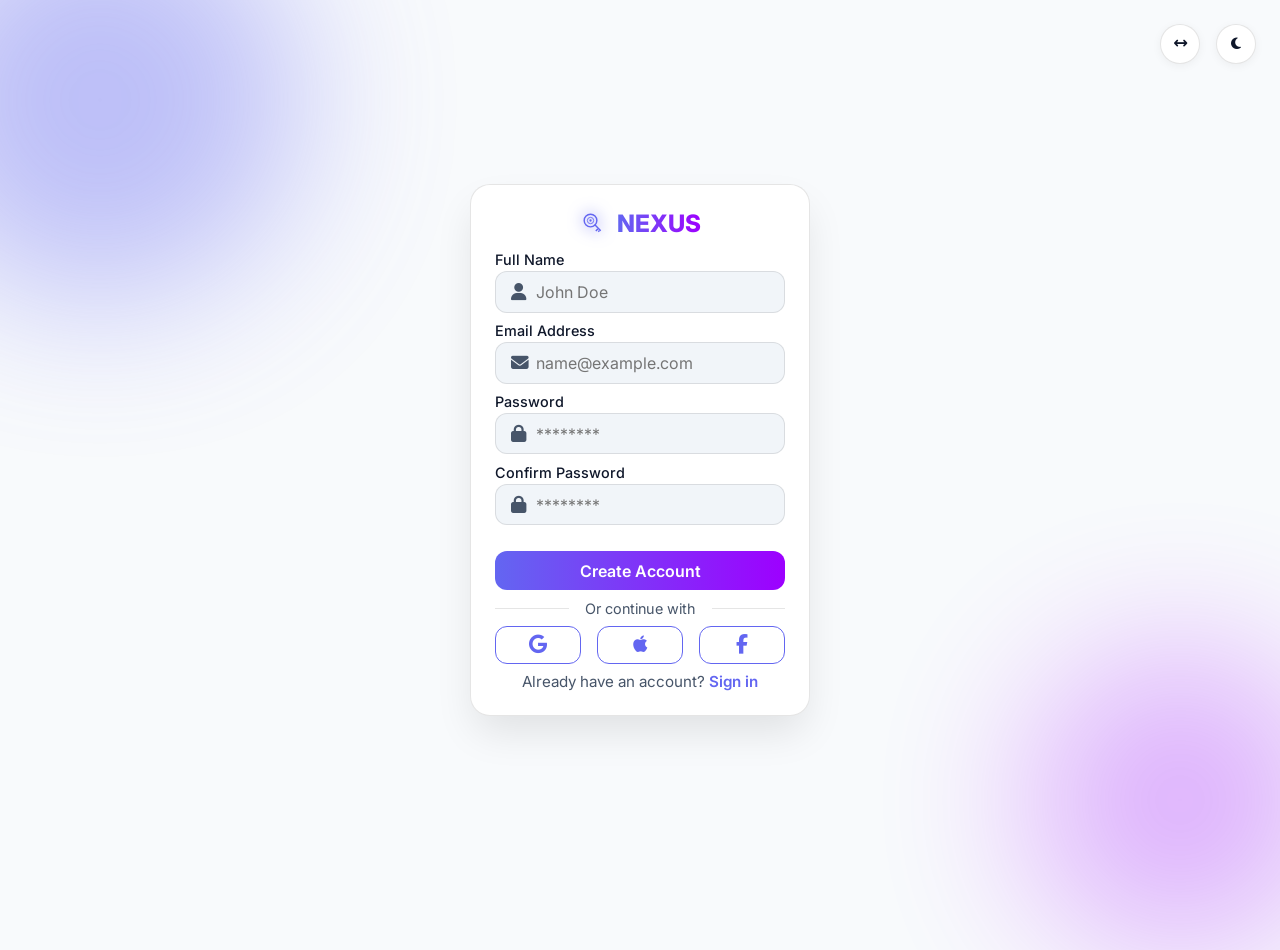
<file: register.html>
﻿<!DOCTYPE html>
<html lang="en" dir="ltr" data-theme="light">
<head>
    <meta charset="UTF-8">
    <meta name="viewport" content="width=device-width, initial-scale=1.0">
    <title>Nexus - Register</title>
    <meta name="description" content="Create a new Nexus account">
    <link href="https://fonts.googleapis.com/css2?family=Inter:wght@300;400;500;600;700;800&display=swap" rel="stylesheet">
    <link rel="stylesheet" href="https://cdnjs.cloudflare.com/ajax/libs/font-awesome/6.4.0/css/all.min.css">
    <style>
        :root {
            --bg-color: #f8fafc;
            --text-primary: #0f172a;
            --text-secondary: #475569;
            --accent-color: #6366f1;
            --accent-hover: #4f46e5;
            --border-color: rgba(0, 0, 0, 0.1);
            --card-bg: #ffffff;
            --shadow: 0 20px 40px -5px rgba(0,0,0,0.1);
            --transition: all 0.3s cubic-bezier(0.4, 0, 0.2, 1);
            --input-bg: #f1f5f9;
        }

        [data-theme="dark"] {
            --bg-color: #0b0f13;
            --text-primary: #f8fafc;
            --text-secondary: #94a3b8;
            --accent-color: #38bdf8;
            --accent-hover: #0ea5e9;
            --border-color: rgba(255, 255, 255, 0.1);
            --card-bg: #1e2630;
            --shadow: 0 20px 40px -5px rgba(0,0,0,0.5);
            --input-bg: #13181f;
        }

        * {
            margin: 0;
            padding: 0;
            box-sizing: border-box;
            font-family: 'Inter', sans-serif;
        }

        body {
            background-color: var(--bg-color);
            color: var(--text-primary);
            min-height: 100vh;
            display: flex;
            flex-direction: column;
            transition: var(--transition);
            overflow-x: hidden;
            width: 100%;
        }

        /* Top Bar with Toggles */
        .top-bar {
            display: flex;
            justify-content: flex-end;
            align-items: center;
            padding: 1.5rem;
            width: 100%;
            position: absolute;
            top: 0;
            left: 0;
            z-index: 10;
        }

        .controls {
            display: flex;
            gap: 1rem;
        }

        .icon-btn {
            background: var(--card-bg);
            border: 1px solid var(--border-color);
            color: var(--text-primary);
            width: 40px;
            height: 40px;
            border-radius: 50%;
            display: flex;
            align-items: center;
            justify-content: center;
            cursor: pointer;
            transition: var(--transition);
            box-shadow: 0 2px 10px rgba(0,0,0,0.05);
        }

        .icon-btn:hover {
            transform: translateY(-2px);
            color: var(--accent-color);
            border-color: var(--accent-color);
        }

        /* Login Container */
        .main-content {
            flex: 1;
            display: flex;
            align-items: center;
            justify-content: center;
            padding: 2rem;
            position: relative;
            overflow: hidden;
        }

        /* Decorative Background Elements */
        .bg-shape-1, .bg-shape-2 {
            position: absolute;
            border-radius: 50%;
            filter: blur(80px);
            opacity: 0.4;
            z-index: 0;
        }
        
        .bg-shape-1 {
            width: 400px;
            height: 400px;
            background: var(--accent-color);
            top: -100px;
            left: -100px;
        }

        .bg-shape-2 {
            width: 300px;
            height: 300px;
            background: #9d00ff;
            bottom: -50px;
            right: -50px;
            opacity: 0.3;
        }

        .login-card {
            background: var(--card-bg);
            border-radius: 20px;
            padding: 1.5rem;
            width: 100%;
            max-width: 340px;
            margin: 0 auto;
            box-sizing: border-box;
            box-shadow: var(--shadow);
            border: 1px solid var(--border-color);
            z-index: 1;
            position: relative;
            backdrop-filter: blur(10px);
        }

        .login-header {
            text-align: center;
            margin-bottom: 0.8rem;
        }

        .login-header h1 {
            font-size: 2rem;
            font-weight: 700;
            margin-bottom: 0.5rem;
        }

        .login-header p {
            color: var(--text-secondary);
        }

        /* Form Elements */
        .form-group {
            margin-bottom: 0.6rem;
            position: relative;
        }

        .form-label {
            display: block;
            margin-bottom: 0.2rem;
            font-weight: 500;
            font-size: 0.9rem;
            color: var(--text-primary);
        }

        .input-wrapper {
            position: relative;
        }

        .input-icon {
            position: absolute;
            top: 50%;
            transform: translateY(-50%);
            left: 1rem;
            color: var(--text-secondary);
            font-size: 1.1rem;
            transition: var(--transition);
        }

        .form-control {
            width: 100%;
            padding: 0.6rem 1rem 0.6rem 2.5rem;
            border: 1px solid var(--border-color);
            border-radius: 12px;
            background: var(--input-bg);
            color: var(--text-primary);
            font-size: 1rem;
            transition: var(--transition);
            outline: none;
        }

        .form-control:focus {
            border-color: var(--accent-color);
            box-shadow: 0 0 0 4px rgba(99, 102, 241, 0.1);
        }

        .form-control:focus + .input-icon {
            color: var(--accent-color);
        }

        .forgot-pass {
            display: block;
            text-align: right;
            font-size: 0.85rem;
            color: var(--accent-color);
            text-decoration: none;
            margin-top: 0.5rem;
            font-weight: 500;
        }

        .btn-primary {
            width: 100%;
            padding: 0.6rem;
            background: linear-gradient(90deg, var(--accent-color), #9d00ff);
            color: white;
            border: none;
            border-radius: 12px;
            font-size: 1rem;
            font-weight: 600;
            cursor: pointer;
            transition: var(--transition);
            margin-top: 1rem;
            position: relative;
            overflow: hidden;
        }

        .btn-primary:hover {
            transform: translateY(-2px);
            box-shadow: 0 10px 20px -10px var(--accent-color);
        }

        /* Divider */
        .divider {
            display: flex;
            align-items: center;
            text-align: center;
            margin: 0.6rem 0;
            color: var(--text-secondary);
            font-size: 0.9rem;
        }

        .divider::before, .divider::after {
            content: '';
            flex: 1;
            border-bottom: 1px solid var(--border-color);
        }

        .divider span {
            padding: 0 1rem;
        }

        /* Social Login */
        .social-login {
            display: flex;
            gap: 1rem;
            justify-content: center;
        }

        .social-btn {
            flex: 1;
            display: flex;
            align-items: center;
            justify-content: center;
            padding: 0.5rem;
            border: 1px solid var(--accent-color);
            border-radius: 12px;
            background: var(--card-bg);
            color: var(--accent-color);
            font-size: 1.2rem;
            cursor: pointer;
            transition: var(--transition);
        }

        .social-btn:hover {
            background: var(--input-bg);
            transform: translateY(-2px);
            box-shadow: 0 0 10px var(--accent-color);
        }

        .signup-link {
            text-align: center;
            margin-top: 0.5rem;
            font-size: 0.95rem;
            color: var(--text-secondary);
        }

        .signup-link a {
            color: var(--accent-color);
            text-decoration: none;
            font-weight: 600;
        }

        /* RTL Styles */
        [dir="rtl"] .top-bar {
            flex-direction: row-reverse;
        }
        
        [dir="rtl"] .logo-container {
            flex-direction: row-reverse;
        }

        [dir="rtl"] .form-control {
            padding: 1rem 3rem 1rem 1rem;
        }

        [dir="rtl"] .input-icon {
            left: auto;
            right: 1rem;
        }

        [dir="rtl"] .forgot-pass {
            text-align: left;
        }

        [dir="rtl"] .controls {
            flex-direction: row-reverse;
        }

        /* Responsive Design */
        @media (max-width: 600px) {
            .main-content {
                padding: 1rem;
            }
            .login-card {
                padding: 1.5rem 1.25rem;
            }
            .login-header h1 {
                font-size: 1.6rem;
            }
            .top-bar {
                padding: 1rem;
            }
            .bg-shape-1 {
                width: 250px;
                height: 250px;
                top: -50px;
                left: -50px;
            }
            .bg-shape-2 {
                width: 200px;
                height: 200px;
                bottom: -20px;
                right: -20px;
            }
            .social-btn {
                font-size: 1rem;
                padding: 0.5rem;
            }
            .form-control {
                font-size: 0.95rem;
            }
        }
    </style>
  <link rel="stylesheet" href="mobile.css">
  <link rel="icon" href="favicon.svg" type="image/svg+xml">
  <script>
    (function() {
      const isDark = localStorage.getItem('venue_theme_dark');
      const htmlEl = document.documentElement;
      let currentTheme = htmlEl.getAttribute('data-theme');
      const isAdmin = currentTheme && currentTheme.includes('admin');
      
      if (isDark === 'true') {
        htmlEl.setAttribute('data-theme', isAdmin ? 'admin-dark' : 'dark');
      } else if (isDark === 'false') {
        if (isAdmin) {
          htmlEl.setAttribute('data-theme', 'admin-light');
        } else if (currentTheme === 'dark' || currentTheme === 'light') {
          htmlEl.setAttribute('data-theme', 'light');
        } else {
          htmlEl.removeAttribute('data-theme');
        }
      }

      document.addEventListener('DOMContentLoaded', () => {
        document.body.addEventListener('click', (e) => {
          const toggleBtn = e.target.closest('#theme-toggle, #mobile-theme-toggle');
          if (toggleBtn) {
            setTimeout(() => {
              const theme = document.documentElement.getAttribute('data-theme');
              const darkActive = theme === 'dark' || theme === 'admin-dark';
              localStorage.setItem('venue_theme_dark', darkActive);
            }, 50);
          }
        });

        setTimeout(() => {
          const theme = document.documentElement.getAttribute('data-theme');
          const darkActive = theme === 'dark' || theme === 'admin-dark';
          
          const themeIcons = document.querySelectorAll('#theme-icon, #theme-toggle i, #mobile-theme-icon');
          themeIcons.forEach(icon => {
            if (darkActive) {
              icon.classList.remove('fa-moon');
              icon.classList.add('fa-sun');
            } else {
              icon.classList.remove('fa-sun');
              icon.classList.add('fa-moon');
            }
          });
        }, 100);
      });
    })();
  </script>
</head>
<body>

    <!-- Background Elements -->
    <div class="bg-shape-1"></div>
    <div class="bg-shape-2"></div>

    <!-- Top Bar with Logo and Controls -->
    <div class="top-bar">
        <div class="controls">
            <button class="icon-btn" id="mobile-rtl-toggle" title="Toggle RTL">
                <i class="fas fa-arrows-left-right"></i>
            </button>
            <button class="icon-btn" id="theme-toggle" title="Toggle Dark Mode">
                <i class="fas fa-moon"></i>
            </button>
        </div>
    </div>

    <!-- Main Login Area -->
    <div class="main-content">
        <div class="login-card">
            <div class="login-header">
                <a href="index.html" class="logo-container" style="display: flex; align-items: center; gap: 10px; justify-content: center; text-decoration: none; margin-bottom: 0.5rem;">
                    <svg xmlns="http://www.w3.org/2000/svg" viewBox="0 0 100 100" class="brand-logo-svg" style="width: 1.8rem; height: 1.8rem; fill: currentColor; color: var(--accent-color); filter: drop-shadow(0 0 8px var(--accent-color)); vertical-align: middle; display: inline-block;">
  <circle cx="40" cy="40" r="22" fill="none" stroke="currentColor" stroke-width="5" />
  <circle cx="40" cy="40" r="11" fill="none" stroke="currentColor" stroke-width="3" />
  <circle cx="40" cy="40" r="4" fill="currentColor" />
  <rect x="60" y="37.5" width="30" height="5" fill="currentColor" transform="rotate(45 40 40)" />
  <rect x="76" y="42.5" width="5" height="10" fill="currentColor" transform="rotate(45 40 40)" />
  <rect x="84" y="42.5" width="5" height="6" fill="currentColor" transform="rotate(45 40 40)" />
</svg>
                    <span style="font-weight: 800; font-size: 1.5rem; background: linear-gradient(90deg, var(--accent-color), #9d00ff); -webkit-background-clip: text; -webkit-text-fill-color: transparent; text-transform: uppercase;">NEXUS</span>
                </a>
            </div>

            <form action="user_dashboard.html" method="GET">
                <div class="form-group">
                    <label class="form-label">Full Name</label>
                    <div class="input-wrapper">
                        <input type="text" class="form-control" placeholder="John Doe" required>
                        <i class="fas fa-user input-icon"></i>
                    </div>
                </div>

                <div class="form-group">
                    <label class="form-label">Email Address</label>
                    <div class="input-wrapper">
                        <input type="email" class="form-control" placeholder="name@example.com" required>
                        <i class="fas fa-envelope input-icon"></i>
                    </div>
                </div>

                <div class="form-group">
                    <label class="form-label">Password</label>
                    <div class="input-wrapper">
                        <input type="password" class="form-control" placeholder="********" required>
                        <i class="fas fa-lock input-icon"></i>
                    </div>
                </div>

                <div class="form-group">
                    <label class="form-label">Confirm Password</label>
                    <div class="input-wrapper">
                        <input type="password" class="form-control" placeholder="********" required>
                        <i class="fas fa-lock input-icon"></i>
                    </div>
                </div>

                <button type="submit" class="btn-primary">Create Account</button>
            </form>

            <div class="divider">
                <span data-i18n="or">Or continue with</span>
            </div>

            <div class="social-login">
                <button class="social-btn google" title="Sign in with Google"><i class="fab fa-google"></i></button>
                <button class="social-btn apple" title="Sign in with Apple"><i class="fab fa-apple"></i></button>
                <button class="social-btn facebook" title="Sign in with Facebook"><i class="fab fa-facebook-f"></i></button>
            </div>

            <div class="signup-link">
                <span>Already have an account?</span> <a href="login.html">Sign in</a>
            </div>
        </div>
    </div>

    <script>
        // Theme Toggle Logic
        const themeToggle = document.getElementById('theme-toggle');
        const themeIcon = themeToggle.querySelector('i');
        const html = document.documentElement;

        themeToggle.addEventListener('click', () => {
            const currentTheme = html.getAttribute('data-theme');
            const newTheme = currentTheme === 'light' ? 'dark' : 'light';
            html.setAttribute('data-theme', newTheme);
            
            if (newTheme === 'dark') {
                themeIcon.classList.remove('fa-moon');
                themeIcon.classList.add('fa-sun');
            } else {
                themeIcon.classList.remove('fa-sun');
                themeIcon.classList.add('fa-moon');
            }
        });

        // RTL Toggle Logic
        const rtlToggle = document.getElementById('rtl-toggle') || document.getElementById('mobile-rtl-toggle');
        
        if (rtlToggle) {
            rtlToggle.addEventListener('click', () => {
                document.body.classList.add('no-transition-global');
                const currentDir = html.getAttribute('dir');
                const isRTL = currentDir === 'rtl';
                
                if (isRTL) {
                    html.removeAttribute('dir');
                    html.setAttribute('lang', 'en');
                } else {
                    html.setAttribute('dir', 'rtl');
                    html.setAttribute('lang', 'ar');
                }
                
                // Force reflow
                void document.body.offsetHeight;
                
                setTimeout(() => {
                    document.body.classList.remove('no-transition-global');
                }, 50);
            });
        }
    </script>
</body>
</html>
</file>
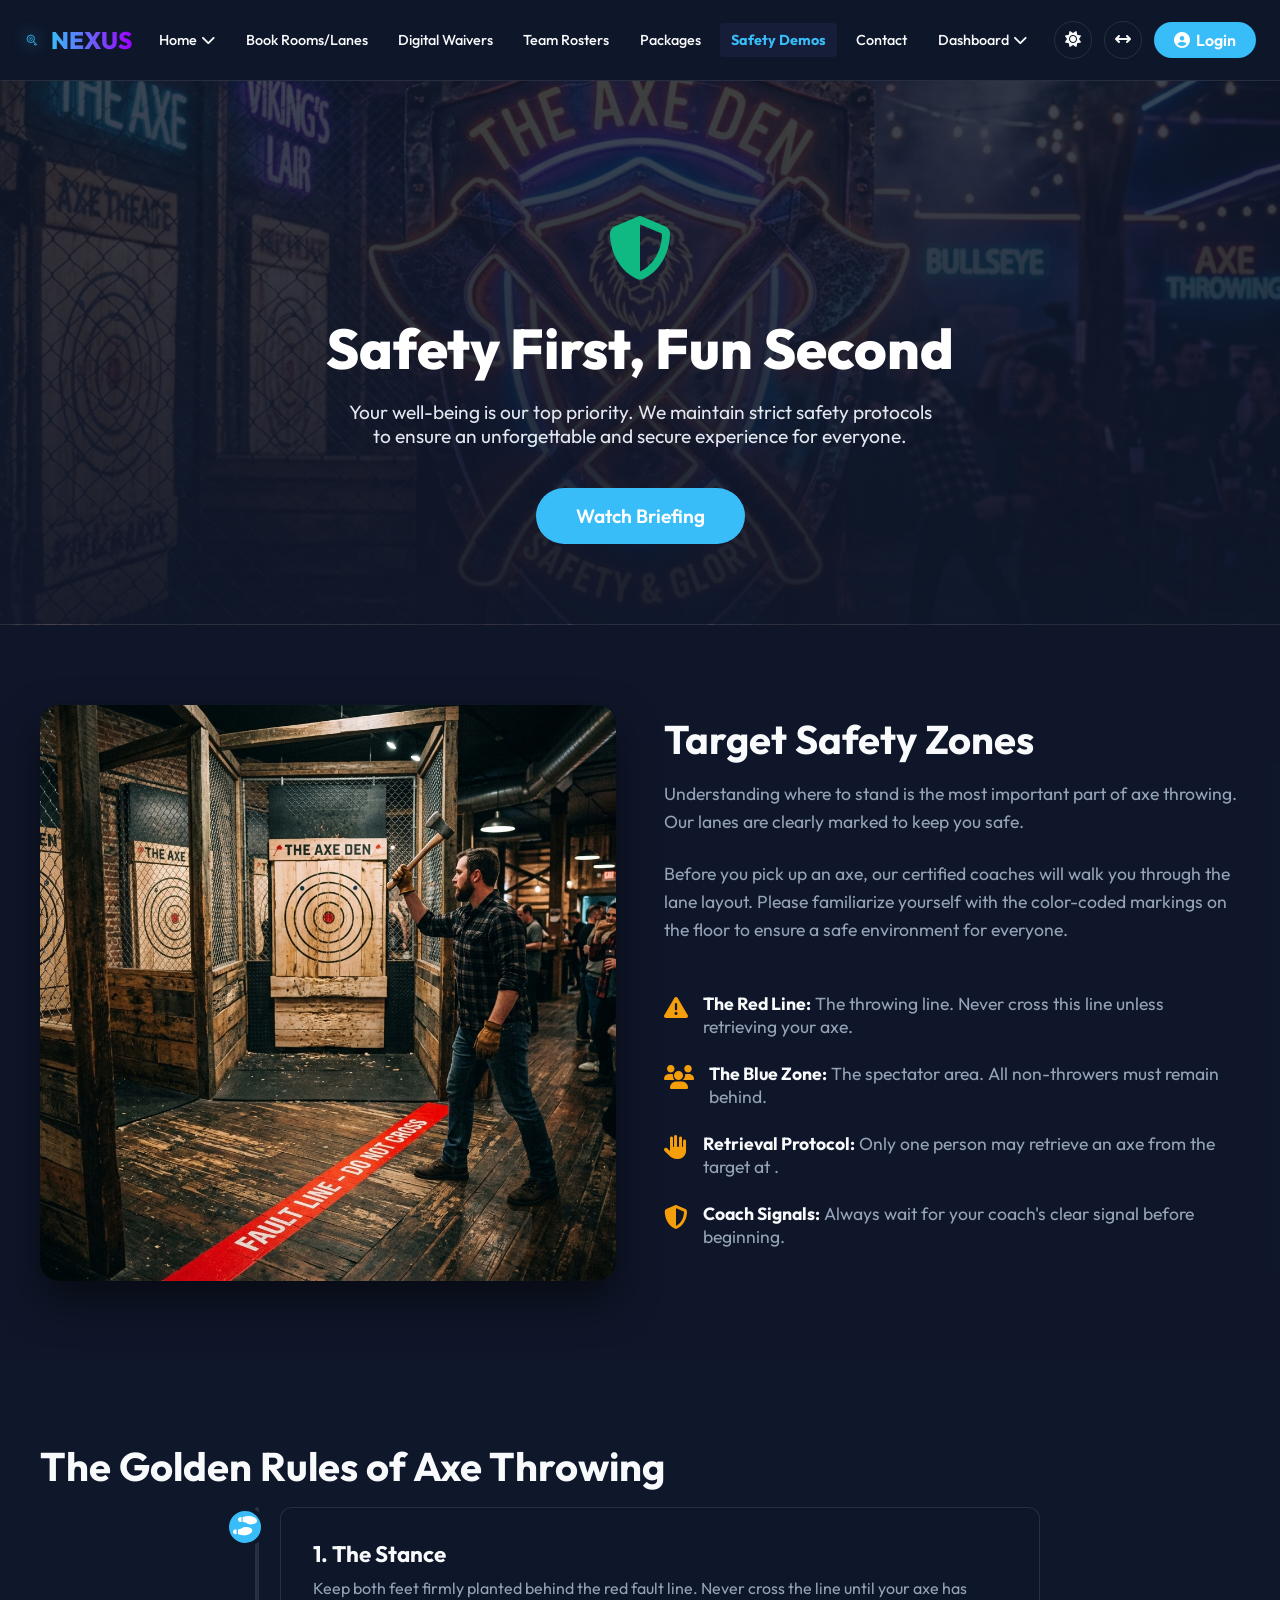
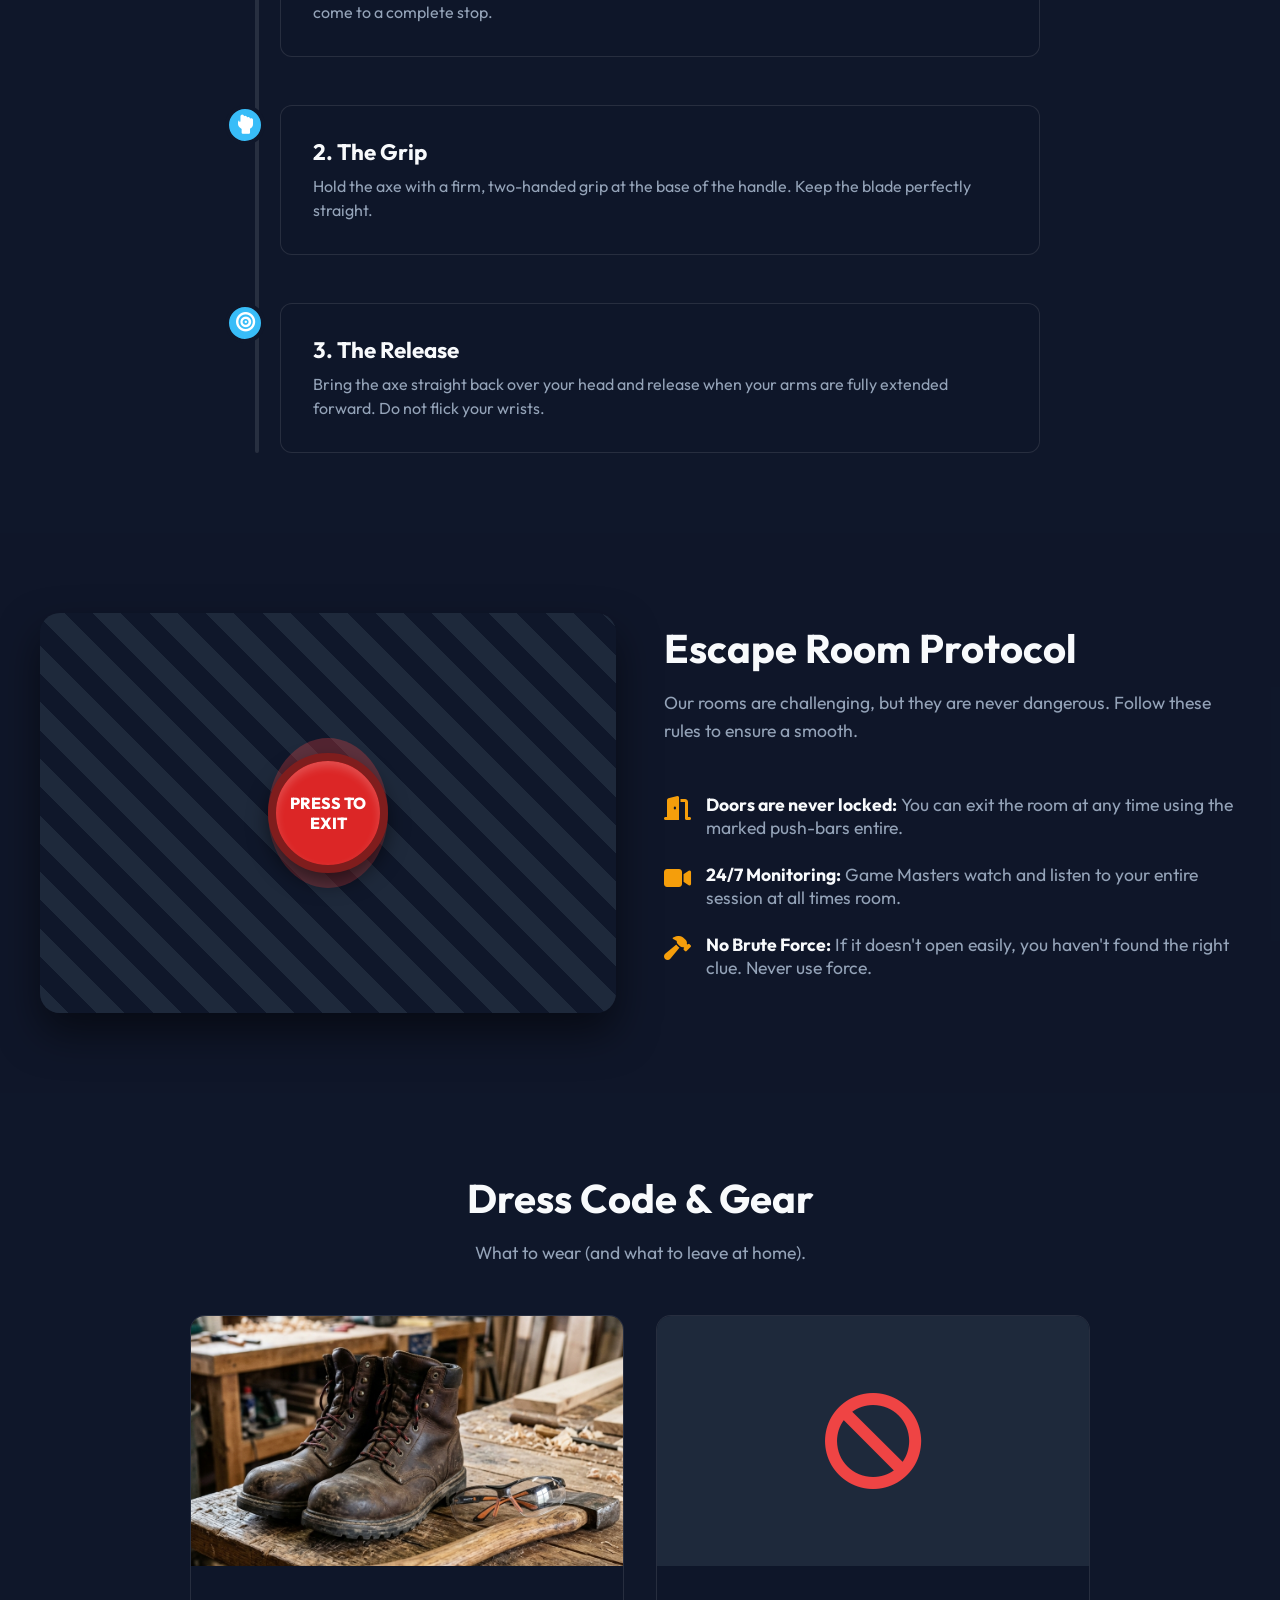
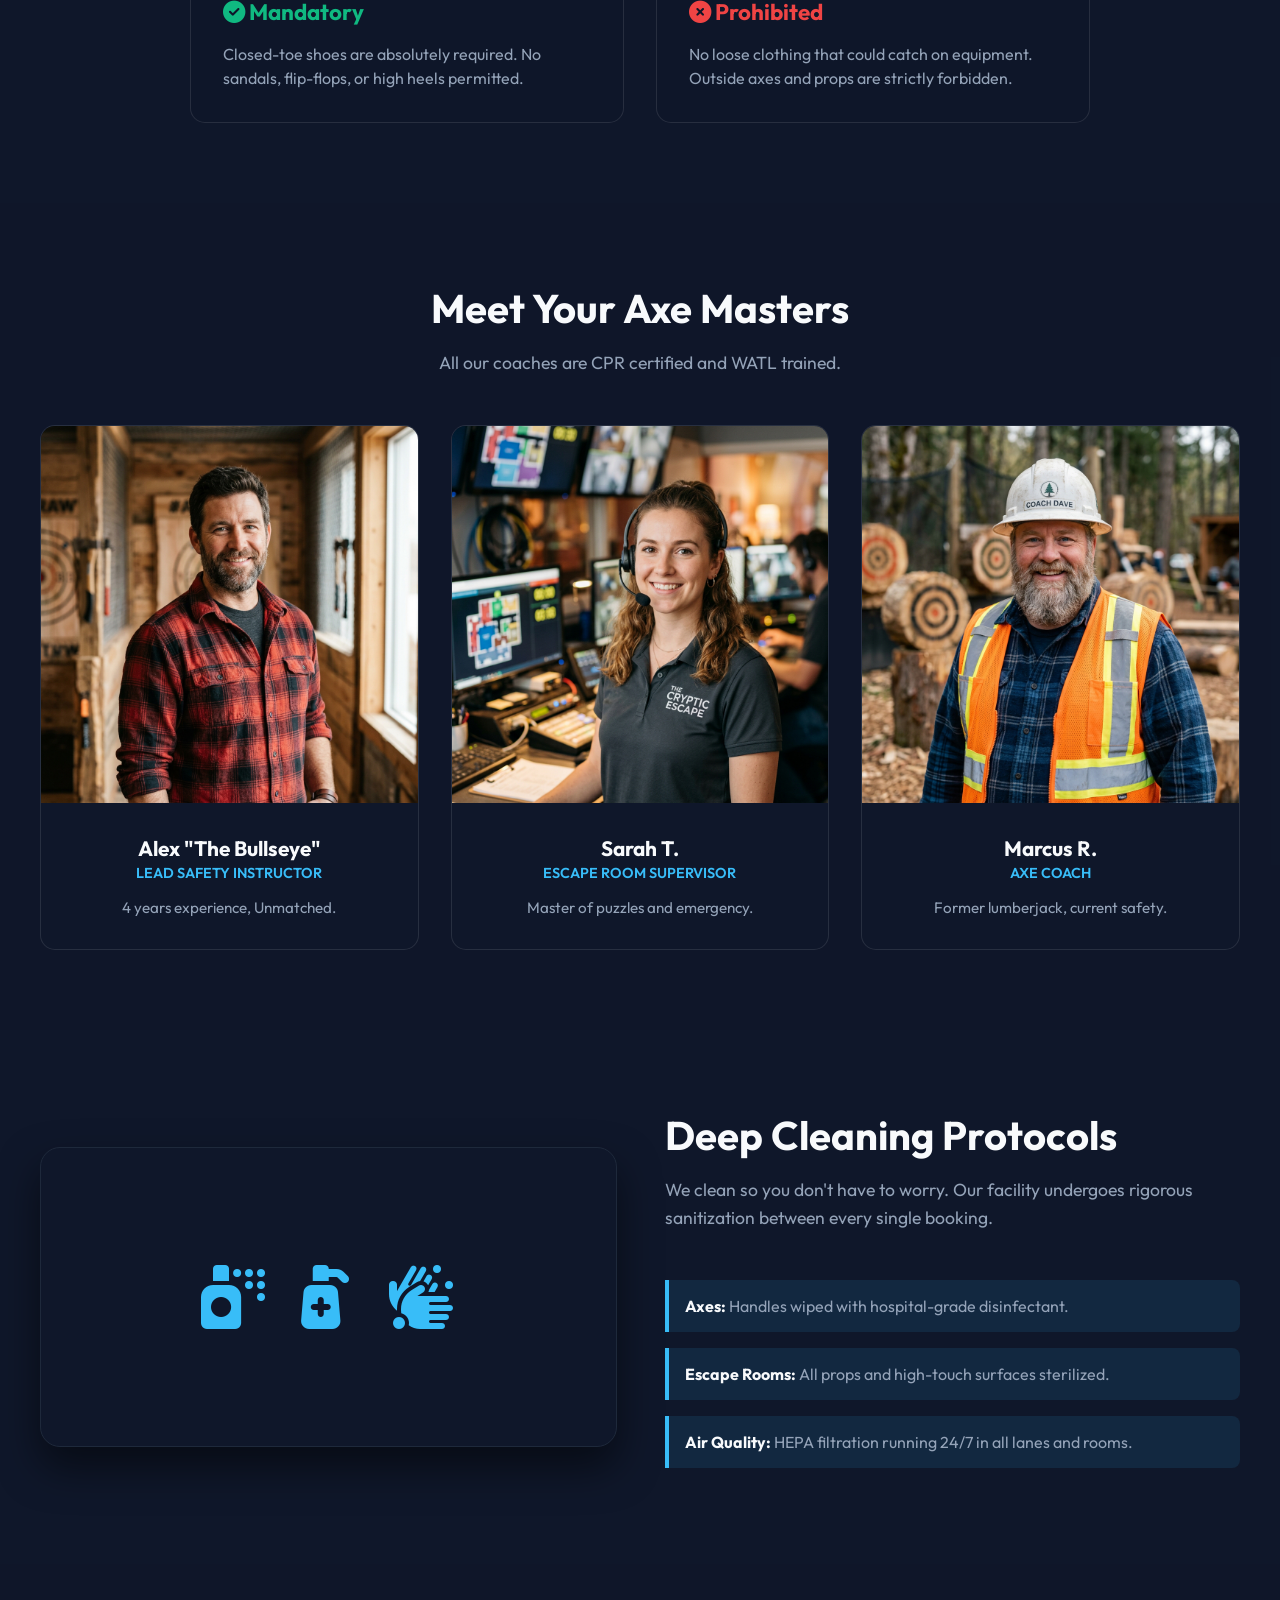
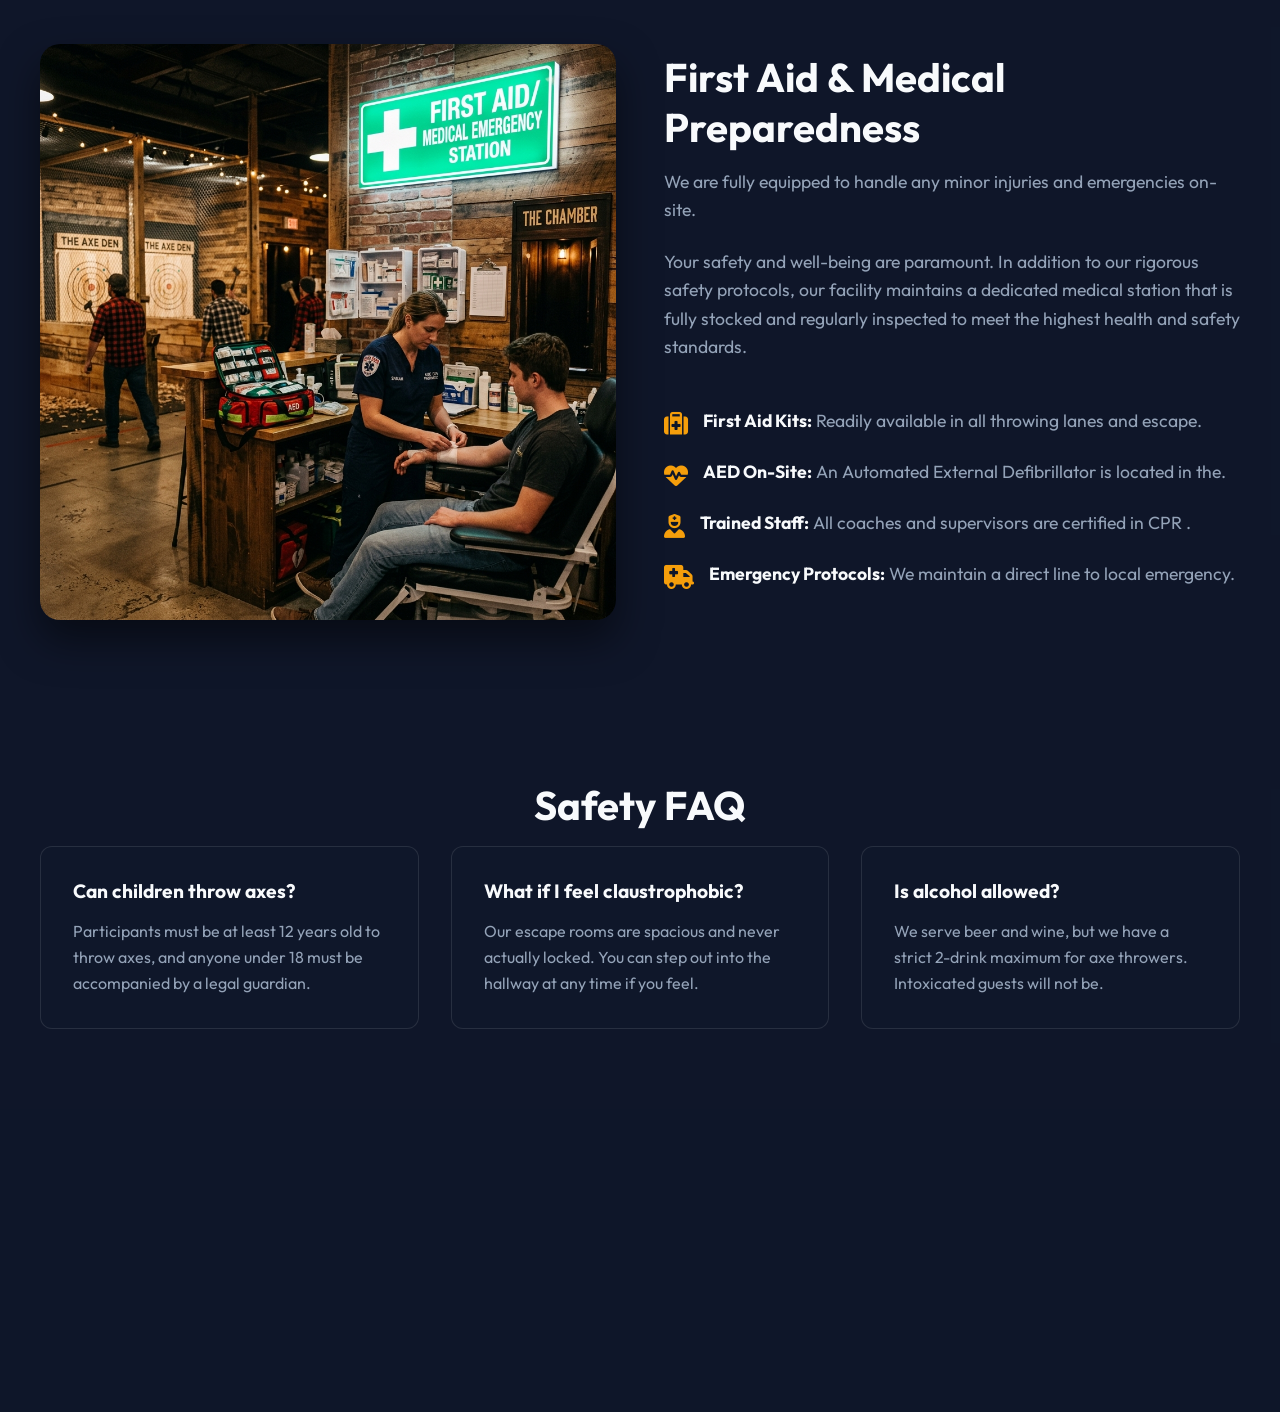
<file: safety demos.html>
﻿<!DOCTYPE html>
<html lang="en" data-theme="dark">
<head>
  <meta charset="UTF-8">
  <meta name="viewport" content="width=device-width, initial-scale=1.0, viewport-fit=cover">
  <title>Escape Room & Axe Throwing | VenueDash</title>
  <meta name="description" content="Dashboard for booking rooms, digital waivers, team rosters & safety demos.">
  <link href="https://fonts.googleapis.com/css2?family=Outfit:wght@300;400;500;600;700;800&display=swap" rel="stylesheet">
  <link rel="stylesheet" href="https://cdnjs.cloudflare.com/ajax/libs/font-awesome/6.4.0/css/all.min.css">
  <style>
    /* ----- GLOBAL VARIABLES (Light / Dark) ----- */
    :root {
      --bg-color: #f8fafc;
      --nav-bg: rgba(255, 255, 255, 0.85);
      --text-primary: #0f172a;
      --text-secondary: #475569;
      --accent-color: #6366f1;
      --accent-hover: #4f46e5;
      --border-color: rgba(0, 0, 0, 0.1);
      --dropdown-bg: rgba(255, 255, 255, 0.95);
      --shadow-color: rgba(0, 0, 0, 0.1);
      --transition: all 0.3s ease;
    }

    [data-theme="dark"] {
      --bg-color: #0f172a;
      --nav-bg: rgba(15, 23, 42, 0.85);
      --text-primary: #f8fafc;
      --text-secondary: #94a3b8;
      --accent-color: #38bdf8;
      --accent-hover: #0ea5e9;
      --border-color: rgba(255, 255, 255, 0.1);
      --dropdown-bg: rgba(15, 23, 42, 0.95);
      --shadow-color: rgba(0, 0, 0, 0.5);
    }

    * {
      margin: 0;
      padding: 0;
      box-sizing: border-box;
    }

    body {
      font-family: 'Outfit', sans-serif;
      background-color: var(--bg-color);
      color: var(--text-primary);
      min-height: 100vh;
      display: flex;
      flex-direction: column;
      overflow-x: hidden;
    }

    /* Navbar */
    .navbar {
      position: fixed;
      top: 0;
      left: 0;
      width: 100%;
      background: var(--nav-bg);
      backdrop-filter: blur(12px);
      border-bottom: 1px solid var(--border-color);
      z-index: 1000;
      padding: 0 1.5rem;
      transition: var(--transition);
    }

    .nav-container {
      max-width: 1600px;
      margin: 0 auto;
      display: flex;
      justify-content: space-between;
      align-items: center;
      height: 80px;
      gap: 1rem;
    }

    .logo-container {
      display: flex;
      align-items: center;
      gap: 10px;
      text-decoration: none;
      color: var(--text-primary);
      font-weight: 700;
      font-size: 1.4rem;
      white-space: nowrap;
    }

    .logo-icon {
      width: 36px;
      height: 36px;
      color: var(--accent-color);
      filter: drop-shadow(0 0 8px var(--accent-color));
    }

    /* Desktop navigation */
    .nav-menu {
      display: flex;
      align-items: center;
      gap: 0.5rem;
      list-style: none;
      flex: 1;
      justify-content: center;
    }

    .nav-item {
      position: relative;
      white-space: nowrap;
    }

    .nav-link {
      color: var(--text-primary);
      text-decoration: none;
      font-size: 0.9rem;
      font-weight: 500;
      padding: 0.5rem 0.7rem;
      border-radius: 8px;
      transition: var(--transition);
      display: flex;
      align-items: center;
      gap: 4px;
    }

    .nav-link:hover {
      color: var(--accent-color);
      background: rgba(99, 102, 241, 0.05);
    }

    /* Desktop action buttons */
    .nav-actions {
      display: flex;
      align-items: center;
      gap: 0.75rem;
      white-space: nowrap;
    }

    .icon-btn {
      background: transparent;
      border: 1px solid var(--border-color);
      color: var(--text-primary);
      width: 38px;
      height: 38px;
      border-radius: 50%;
      cursor: pointer;
      transition: var(--transition);
      font-size: 1rem;
    }

    .icon-btn:hover {
      background: rgba(99, 102, 241, 0.1);
      color: var(--accent-color);
      border-color: var(--accent-color);
    }

    .login-btn {
      background: var(--accent-color);
      color: #fff !important;
      text-decoration: none;
      padding: 0.5rem 1.25rem;
      border-radius: 20px;
      font-weight: 600;
      transition: var(--transition);
      display: flex;
      align-items: center;
      gap: 6px;
    }

    /* Dropdowns */
    .dropdown-menu {
      position: absolute;
      top: 120%;
      left: 0;
      background: var(--dropdown-bg);
      backdrop-filter: blur(16px);
      border: 1px solid var(--border-color);
      border-radius: 12px;
      min-width: 200px;
      opacity: 0;
      visibility: hidden;
      transform: translateY(10px);
      transition: all 0.3s cubic-bezier(0.68, -0.55, 0.265, 1.55);
      box-shadow: 0 10px 25px var(--shadow-color);
      padding: 0.5rem 0;
    }

    .nav-item.dropdown:hover .dropdown-menu {
      opacity: 1;
      visibility: visible;
      transform: translateY(0);
    }

    .nav-item.dropdown:hover .nav-link i {
      transform: rotate(180deg);
    }

    .dropdown-link {
      display: block;
      padding: 0.75rem 1.5rem;
      color: var(--text-secondary);
      text-decoration: none;
      transition: var(--transition);
    }

    .dropdown-link:hover {
      color: var(--text-primary);
      background: rgba(99, 102, 241, 0.05);
      padding-left: 2rem;
    }

    .nav-item:nth-last-child(2) .dropdown-menu {
      right: 0;
      left: auto;
    }

    /* Mobile elements */
    .hamburger {
      display: none;
      background: transparent;
      border: none;
      color: var(--text-primary);
      font-size: 1.5rem;
      cursor: pointer;
    }

    .mobile-nav-action {
      display: none;
    }

    /* Main content */
    .main-content {
      flex: 1;
      margin-top: 80px;
      padding: 6rem 2rem;
      text-align: center;
      background: radial-gradient(circle at center, rgba(99, 102, 241, 0.05) 0%, transparent 60%);
    }

    .main-title {
      font-size: 3.5rem;
      font-weight: 700;
      background: linear-gradient(135deg, var(--accent-color), var(--text-primary));
      -webkit-background-clip: text;
      -webkit-text-fill-color: transparent;
    }

    .main-subtitle {
      color: var(--text-secondary);
      font-size: 1.2rem;
      max-width: 650px;
      margin: 1rem auto 0;
    }

    /* ========== FOOTER STYLES ========== */
    .footer {
      background: var(--dropdown-bg);
      backdrop-filter: blur(12px);
      border-top: 1px solid var(--border-color);
      padding: 3rem 2rem 1.5rem;
      margin-top: auto;
    }

    .footer-container {
      max-width: 1400px;
      margin: 0 auto;
    }

    .footer-grid {
      display: flex;
      flex-wrap: wrap;
      justify-content: space-between;
      gap: 2rem;
      margin-bottom: 2rem;
    }

    .footer-brand {
      flex: 1;
      min-width: 250px;
      max-width: 320px;
    }

    .footer-logo {
      display: flex;
      align-items: center;
      gap: 10px;
      text-decoration: none;
      color: var(--text-primary);
      font-weight: 700;
      font-size: 1.4rem;
      white-space: nowrap;
      margin-bottom: 1rem;
    }

    .footer-description {
      color: var(--text-secondary);
      font-size: 0.9rem;
      line-height: 1.5;
      max-width: 260px;
    }

    .footer-links {
      display: flex;
      flex-wrap: wrap;
      gap: 2rem;
      flex: 2;
      justify-content: space-between;
    }

    .footer-column {
      display: flex;
      flex-direction: column;
      gap: 0.75rem;
    }

    .footer-column h4 {
      color: var(--text-primary);
      font-weight: 600;
      font-size: 1.1rem;
      margin-bottom: 0.25rem;
    }

    .footer-link {
      color: var(--text-secondary);
      text-decoration: none;
      font-size: 0.9rem;
      transition: var(--transition);
    }

    .footer-link:hover {
      color: var(--accent-color);
      transform: translateX(4px);
    }

    .footer-actions {
      display: flex;
      gap: 0.8rem;
      margin-top: 0.5rem;
    }

    .footer-icon-btn {
      background: transparent;
      border: 1px solid var(--border-color);
      color: var(--text-primary);
      width: 36px;
      height: 36px;
      border-radius: 50%;
      cursor: pointer;
      transition: var(--transition);
      font-size: 1rem;
    }

    .footer-icon-btn:hover {
      background: rgba(99, 102, 241, 0.1);
      color: var(--accent-color);
      border-color: var(--accent-color);
    }

    .footer-bottom {
      text-align: center;
      padding-top: 1.5rem;
      border-top: 1px solid var(--border-color);
      color: var(--text-secondary);
      font-size: 0.85rem;
    }

    /* Responsive footer */
    @media (max-width: 991px) {
      .footer-grid {
        flex-direction: column;
        gap: 2rem;
      }
      .footer-links {
        gap: 2.5rem;
        width: 100%;
        justify-content: flex-start;
      }
      .footer-column {
        flex: 1 1 200px;
      }
    }

    @media (max-width: 800px) {
      .main-title {
        font-size: 2.5rem;
      }
      .footer-column {
        flex: 1 1 45%;
      }
    }

    @media (max-width: 680px) {
      .main-title {
        font-size: 2rem;
      }
      .main-subtitle {
        font-size: 1rem;
      }
      .main-content {
        padding: 4rem 1.5rem;
      }
      .footer {
        padding: 2rem 1.5rem 1rem;
      }
      .footer-links {
        flex-direction: column;
        gap: 1.5rem;
      }
      .footer-column, .newsletter-col {
        max-width: 100% !important;
        flex: 1 1 auto;
      }
    }

    /* RESPONSIVE (tablet & mobile) for navbar */
    @media (max-width: 1200px) {
      .nav-link {
        font-size: 0.85rem;
        padding: 0.4rem 0.4rem;
      }
      .nav-menu {
        gap: 0.1rem;
      }
      .nav-actions {
        gap: 0.4rem;
      }
      .login-btn {
        padding: 0.4rem 0.8rem;
        font-size: 0.85rem;
      }
    }

    @media (max-width: 991px) {
      .nav-actions {
        display: none;
      }
      .hamburger {
        display: block;
        z-index: 1001;
      }

      .nav-menu {
        position: fixed;
        top: 0;
        right: -100%;
        width: 280px;
        height: 100vh;
        height: 100dvh;
        background: var(--dropdown-bg);
        backdrop-filter: blur(20px);
        border-left: 1px solid var(--border-color);
        flex-direction: column;
        align-items: flex-start;
        justify-content: flex-start;
        padding: 90px 1.2rem 1.5rem;
        transition: 0.35s cubic-bezier(0.77, 0, 0.175, 1);
        box-shadow: -10px 0 30px var(--shadow-color);
        overflow-y: auto;
        gap: 0;
        flex-wrap: nowrap;
      }

      html[dir="rtl"] .nav-menu {
        right: auto;
        left: -100%;
        border-left: none;
        border-right: 1px solid var(--border-color);
      }

      .nav-menu.active {
        right: 0;
      }
      html[dir="rtl"] .nav-menu.active {
        left: 0;
        right: auto;
      }

      .nav-item {
        width: 100%;
        white-space: normal;
      }

      .nav-link {
        width: 100%;
        padding: 0.7rem 0;
        font-size: 1rem;
        border-bottom: 1px solid var(--border-color);
        border-radius: 0;
      }

      .dropdown-menu {
        position: static;
        opacity: 1;
        visibility: visible;
        transform: none;
        max-height: 0;
        overflow: hidden;
        padding: 0;
        transition: max-height 0.3s ease;
        background: transparent;
        border: none;
        box-shadow: none;
      }

      .nav-item.dropdown.active .dropdown-menu {
        max-height: 200px;
        padding: 0.3rem 0 0.3rem 1rem;
      }

      .dropdown-link {
        padding: 0.5rem 1rem;
        font-size: 0.9rem;
      }

      .mobile-nav-action {
        display: flex;
        width: 100%;
        margin-top: 0.5rem;
        border-top: 1px solid var(--border-color);
        flex-direction: column;
        gap: 0.4rem;
        padding-top: 0.8rem;
      }

      .mobile-action-btn {
        background: transparent;
        border: 1px solid var(--border-color);
        color: var(--text-primary);
        padding: 0.5rem 0.8rem;
        border-radius: 40px;
        width: 100%;
        justify-content: center;
        gap: 10px;
        font-size: 0.9rem;
        font-weight: 500;
        cursor: pointer;
        transition: var(--transition);
        display: flex;
        align-items: center;
      }

      .mobile-action-btn:hover {
        background: rgba(99, 102, 241, 0.1);
        border-color: var(--accent-color);
        color: var(--accent-color);
      }

      .mobile-login-link {
        background: var(--accent-color);
        color: white !important;
        text-decoration: none;
        border: none;
      }

      .mobile-login-link:hover {
        background: var(--accent-hover);
        transform: translateY(-2px);
      }
    }

    /* Safety Demos Page Specific Styles */
    .main-content-safety {
      width: 100%;
      padding-top: 80px;
      background: var(--bg-color);
    }
    
    section {
      padding: 5rem 2rem;
      position: relative;
    }
    
    .section-container {
      max-width: 1200px;
      margin: 0 auto;
    }
    
    .text-center { text-align: center; }
    .mx-auto { margin-left: auto; margin-right: auto; }
    
    .section-title {
      font-size: 2.5rem;
      font-weight: 700;
      margin-bottom: 1rem;
      color: var(--text-primary);
    }
    
    .section-desc {
      color: var(--text-secondary);
      font-size: 1.1rem;
      max-width: 700px;
      margin-bottom: 3rem;
      line-height: 1.6;
    }

    /* Buttons */
    .btn-primary, .btn-outline {
      display: inline-block;
      padding: 0.8rem 1.8rem;
      border-radius: 30px;
      font-weight: 600;
      text-decoration: none;
      transition: var(--transition);
      cursor: pointer;
      border: none;
      font-family: inherit;
    }
    .btn-large { padding: 1rem 2.5rem; font-size: 1.2rem; }
    .btn-primary { background: var(--accent-color); color: #fff; }
    .btn-primary:hover { background: var(--accent-hover); transform: translateY(-3px); }
    .btn-outline { background: transparent; color: var(--text-primary); border: 2px solid var(--accent-color); }
    .btn-outline:hover { background: var(--accent-color); color: #fff; }

    /* Split Layout */
    .split-layout { display: flex; align-items: center; gap: 3rem; }
    .split-layout.reverse { flex-direction: row-reverse; align-items: center; }
    .split-text { flex: 1; }
    .split-image { flex: 1; border-radius: 20px; overflow: hidden; box-shadow: 0 20px 40px var(--shadow-color); position: relative; }
    .split-image img { width: 100%; height: 100%; object-fit: cover; display: block; }

    /* 1. Safety Hero */
    .safety-hero {
      background: linear-gradient(rgba(15, 23, 42, 0.8), rgba(15, 23, 42, 0.95)), url('images/safety_hero.png') center/cover;
      padding: 8rem 2rem 5rem;
      border-bottom: 1px solid var(--border-color);
    }
    .shield-icon { font-size: 4rem; color: #10b981; margin-bottom: 1.5rem; }
    .hero-main-title { font-size: 3.5rem; font-weight: 800; margin-bottom: 1rem; color: #fff; }
    .hero-main-desc { font-size: 1.2rem; color: #e2e8f0; max-width: 600px; margin: 0 auto 2.5rem; }

    /* 2. Target Safety Zones */
    .safety-zones-section { background: var(--dropdown-bg); }

    /* 3. Golden Rules Timeline */
    .axe-rules-section { background: var(--bg-color); }
    .timeline-container { position: relative; max-width: 800px; margin: 0 auto; padding-left: 40px; }
    .timeline-container::before { content: ''; position: absolute; left: 15px; top: 0; bottom: 0; width: 4px; background: var(--border-color); border-radius: 2px; }
    .timeline-item { position: relative; margin-bottom: 3rem; }
    .timeline-item:last-child { margin-bottom: 0; }
    .t-icon { position: absolute; left: -55px; top: 0; width: 40px; height: 40px; border-radius: 50%; background: var(--accent-color); color: #fff; display: flex; align-items: center; justify-content: center; font-size: 1.2rem; border: 4px solid var(--bg-color); }
    .t-content { background: var(--dropdown-bg); padding: 2rem; border-radius: 12px; border: 1px solid var(--border-color); }
    .t-content h3 { font-size: 1.4rem; margin-bottom: 0.5rem; color: var(--text-primary); }
    .t-content p { color: var(--text-secondary); margin: 0; line-height: 1.5; }

    /* 4. Escape Protocol */
    .escape-protocol-section { background: var(--dropdown-bg); }
    .protocol-list { list-style: none; padding: 0; }
    .protocol-list li { margin-bottom: 1.5rem; display: flex; align-items: flex-start; gap: 15px; font-size: 1.1rem; color: var(--text-secondary); text-align: left; }
    .protocol-list i { color: #f59e0b; font-size: 1.5rem; margin-top: 3px; }
    .protocol-list strong { color: var(--text-primary); }
    .mockup-bg { background: repeating-linear-gradient(45deg, #1e293b, #1e293b 20px, #0f172a 20px, #0f172a 40px); display: flex; align-items: center; justify-content: center; min-height: 400px; }
    .emergency-button { position: relative; text-align: center; }
    .button-ring { width: 150px; height: 150px; border-radius: 50%; background: #ef4444; position: absolute; top: 50%; left: 50%; transform: translate(-50%, -50%); opacity: 0.3; animation: pulse 2s infinite; }
    .button-core { position: relative; background: #dc2626; color: #fff; width: 120px; height: 120px; border-radius: 50%; display: flex; align-items: center; justify-content: center; font-weight: 800; text-align: center; border: 8px solid #7f1d1d; box-shadow: 0 10px 20px rgba(0,0,0,0.5), inset 0 5px 10px rgba(255,255,255,0.2); }
    @keyframes pulse { 0% { transform: translate(-50%, -50%) scale(1); opacity: 0.5; } 100% { transform: translate(-50%, -50%) scale(1.5); opacity: 0; } }

    /* 5. Dress Code */
    .dress-code-section { background: var(--bg-color); }
    .gear-grid { display: grid; grid-template-columns: repeat(auto-fit, minmax(300px, 1fr)); gap: 2rem; max-width: 900px; margin: 0 auto; }
    .gear-card { border-radius: 15px; overflow: hidden; background: var(--dropdown-bg); border: 1px solid var(--border-color); text-align: left; display: flex; flex-direction: column; }
    .gear-card img { width: 100%; height: 250px !important; object-fit: cover; }
    .no-symbol { height: 250px; display: flex; align-items: center; justify-content: center; background: #1e293b; font-size: 6rem; color: #ef4444; }
    .g-content { padding: 2rem; flex: 1; display: flex; flex-direction: column; }
    .g-content h3 { font-size: 1.4rem; margin-bottom: 1rem; }
    .allowed h3 { color: #10b981; }
    .prohibited h3 { color: #ef4444; }
    .g-content p { color: var(--text-secondary); line-height: 1.5; margin: 0; }

    /* 6. Coaches */
    .coaches-section { background: var(--dropdown-bg); }
    .coach-grid { display: grid; grid-template-columns: repeat(auto-fit, minmax(280px, 1fr)); gap: 2rem; }
    .coach-card { background: var(--bg-color); border: 1px solid var(--border-color); border-radius: 15px; overflow: hidden; text-align: center; display: flex; flex-direction: column; height: 100%; }
    .coach-card img { width: 100%; height: 300px; object-fit: cover; display: block; }
    .avatar-placeholder { height: 300px; background: #1e293b; display: flex; align-items: center; justify-content: center; font-size: 5rem; color: #475569; }
    .coach-info { padding: 2rem; display: flex; flex-direction: column; flex: 1; justify-content: flex-start; }
    .coach-info h3 { font-size: 1.3rem; margin-bottom: 0.2rem; color: var(--text-primary); }
    .coach-info span { display: block; color: var(--accent-color); font-weight: 600; font-size: 0.9rem; margin-bottom: 1rem; text-transform: uppercase; }
    .coach-info p { color: var(--text-secondary); font-size: 0.95rem; }

    /* 7. Sanitization */
    .sanitization-section { background: var(--bg-color); }
    .sani-mockup { background: #0f172a; display: flex; align-items: center; justify-content: center; gap: 2rem; min-height: 300px; font-size: 4rem; color: var(--accent-color); border: 1px solid #1e293b; }
    .clean-steps { margin-top: 2rem; }
    .c-step { background: color-mix(in srgb, var(--accent-color) 10%, transparent); border-left: 4px solid var(--accent-color); padding: 1rem; margin-bottom: 1rem; border-radius: 0 8px 8px 0; color: var(--text-secondary); }
    .c-step strong { color: var(--text-primary); }

    /* 7.5 First Aid Station */
    .first-aid-section { background: var(--dropdown-bg); }
    
    /* 8. FAQ */
    .safety-faq-section { background: var(--dropdown-bg); }
    .faq-grid { display: grid; grid-template-columns: repeat(auto-fit, minmax(300px, 1fr)); gap: 2rem; text-align: left; }
    .faq-item { background: var(--bg-color); padding: 2rem; border-radius: 12px; border: 1px solid var(--border-color); }
    .faq-item h4 { font-size: 1.2rem; margin-bottom: 1rem; color: var(--text-primary); }
    .faq-item p { color: var(--text-secondary); line-height: 1.6; margin: 0; }

    /* Responsive */
    @media (max-width: 991px) {
      .split-layout { flex-direction: column; }
      .split-layout.reverse { flex-direction: column-reverse; }
      .hero-main-title { color: #fff; font-size: 2.8rem; }
    }
    @media (max-width: 680px) {
      section { padding: 4rem 1.5rem; }
      .video-player-mockup { height: 300px; }
      .timeline-container { padding-left: 30px; }
      .t-icon { left: -45px; width: 30px; height: 30px; font-size: 1rem; }
    }
  </style>
  <link rel="stylesheet" href="mobile.css">
  <link rel="icon" href="favicon.svg" type="image/svg+xml">
  <script>
    (function() {
      const isDark = localStorage.getItem('venue_theme_dark');
      const htmlEl = document.documentElement;
      let currentTheme = htmlEl.getAttribute('data-theme');
      const isAdmin = currentTheme && currentTheme.includes('admin');
      
      if (isDark === 'true') {
        htmlEl.setAttribute('data-theme', isAdmin ? 'admin-dark' : 'dark');
      } else if (isDark === 'false') {
        if (isAdmin) {
          htmlEl.setAttribute('data-theme', 'admin-light');
        } else if (currentTheme === 'dark' || currentTheme === 'light') {
          htmlEl.setAttribute('data-theme', 'light');
        } else {
          htmlEl.removeAttribute('data-theme');
        }
      }

      document.addEventListener('DOMContentLoaded', () => {
        document.body.addEventListener('click', (e) => {
          const toggleBtn = e.target.closest('#theme-toggle, #mobile-theme-toggle');
          if (toggleBtn) {
            setTimeout(() => {
              const theme = document.documentElement.getAttribute('data-theme');
              const darkActive = theme === 'dark' || theme === 'admin-dark';
              localStorage.setItem('venue_theme_dark', darkActive);
            }, 50);
          }
        });

        setTimeout(() => {
          const theme = document.documentElement.getAttribute('data-theme');
          const darkActive = theme === 'dark' || theme === 'admin-dark';
          
          const themeIcons = document.querySelectorAll('#theme-icon, #theme-toggle i, #mobile-theme-icon');
          themeIcons.forEach(icon => {
            if (darkActive) {
              icon.classList.remove('fa-moon');
              icon.classList.add('fa-sun');
            } else {
              icon.classList.remove('fa-sun');
              icon.classList.add('fa-moon');
            }
          });
        }, 100);
      });
    })();
  </script>
</head>
<body>

  <nav class="navbar">
    <div class="nav-container">
      <a href="index.html" class="logo-container">
        <svg xmlns="http://www.w3.org/2000/svg" viewBox="0 0 100 100" class="brand-logo-svg" style="width: 1.8rem; height: 1.8rem; fill: currentColor; color: var(--accent-color); filter: drop-shadow(0 0 8px var(--accent-color)); vertical-align: middle; display: inline-block;">
  <circle cx="40" cy="40" r="22" fill="none" stroke="currentColor" stroke-width="5" />
  <circle cx="40" cy="40" r="11" fill="none" stroke="currentColor" stroke-width="3" />
  <circle cx="40" cy="40" r="4" fill="currentColor" />
  <rect x="60" y="37.5" width="30" height="5" fill="currentColor" transform="rotate(45 40 40)" />
  <rect x="76" y="42.5" width="5" height="10" fill="currentColor" transform="rotate(45 40 40)" />
  <rect x="84" y="42.5" width="5" height="6" fill="currentColor" transform="rotate(45 40 40)" />
</svg>
        <span style="font-weight: 800; font-size: 1.5rem; background: linear-gradient(90deg, var(--accent-color), #9d00ff); -webkit-background-clip: text; -webkit-text-fill-color: transparent; text-transform: uppercase;">NEXUS</span>
      </a>

      <ul class="nav-menu" id="nav-menu">
        <li class="nav-item dropdown">
          <a href="index.html" class="nav-link" id="home-link">Home <i class="fas fa-chevron-down"></i></a>
          <div class="dropdown-menu">
            <a href="index.html" class="dropdown-link">Home 1</a>
            <a href="./home2.html" class="dropdown-link">Home 2</a>
          </div>
        </li>
        <li class="nav-item"><a href="./book_rooms.html" class="nav-link">Book Rooms/Lanes</a></li>
        <li class="nav-item"><a href="./digital_waivers.html" class="nav-link">Digital Waivers</a></li>
        <li class="nav-item"><a href="./team_rosters.html" class="nav-link">Team Rosters</a></li>
        <li class="nav-item"><a href="./packages.html" class="nav-link">Packages</a></li>
        <li class="nav-item"><a href="./safety demos.html" class="nav-link">Safety Demos</a></li>
        <li class="nav-item"><a href="./Contact.html" class="nav-link">Contact</a></li>
        <li class="nav-item dropdown">
          <a href="javascript:void(0)" class="nav-link" id="dashboard-link">Dashboard <i class="fas fa-chevron-down"></i></a>
          <div class="dropdown-menu">
            <a href="./user_dashboard.html" class="dropdown-link">Users</a>
            <a href="./admin_dashboard.html" class="dropdown-link">Admin</a>
          </div>
        </li>
        <li class="mobile-nav-action">
          <button id="mobile-theme-toggle" class="mobile-action-btn">
            <i class="fas fa-sun" id="mobile-theme-icon"></i> Theme
          </button>
          <button id="mobile-rtl-toggle" class="mobile-action-btn">
            <i class="fas fa-arrows-left-right"></i> RTL Layout
          </button>
          <a href="login.html" class="mobile-action-btn mobile-login-link" id="mobile-login-btn">
            <i class="fas fa-user-circle"></i> Login
          </a>
        </li>
      </ul>

      <div class="nav-actions">
        <button id="theme-toggle" class="icon-btn" title="Dark/Light Mode">
          <i class="fas fa-sun" id="theme-icon"></i>
        </button>
        <button id="rtl-toggle" class="icon-btn" title="Toggle RTL Layout">
          <i class="fas fa-arrows-left-right"></i>
        </button>
        <a href="login.html" class="login-btn"><i class="fas fa-user-circle"></i> Login</a>
      </div>

      <button class="hamburger" id="hamburger" aria-label="Menu">
        <i class="fas fa-bars"></i>
      </button>
    </div>
    <style>
      .nav-link.active, .dropdown-link.active {
        color: var(--accent-color) !important;
        font-weight: 700;
        background: rgba(99, 102, 241, 0.08);
        border-radius: 4px;
      }
    </style>
    <script>
      (function() {
        let currentPath = window.location.pathname.split('/').pop() || 'index.html';
        currentPath = decodeURIComponent(currentPath);
        const navLinks = document.querySelectorAll('.navbar .nav-link, .navbar .dropdown-link');
        navLinks.forEach(link => {
          let linkHref = link.getAttribute('href');
          if (!linkHref || linkHref.startsWith('javascript:')) return;
          let linkPath = linkHref.split('/').pop();
          linkPath = decodeURIComponent(linkPath);
          if (linkPath && currentPath.toLowerCase() === linkPath.toLowerCase()) {
            link.classList.add('active');
            const dropdown = link.closest('.dropdown-menu');
            if (dropdown) {
               const parentLink = dropdown.previousElementSibling;
               if (parentLink && parentLink.classList.contains('nav-link')) {
                 parentLink.classList.add('active');
               }
            }
          }
        });
      })();
    </script>
  </nav>

  <main class="main-content-safety">
    <!-- 1. Safety Hero Section -->
    <section class="safety-hero text-center">
      <div class="section-container">
        <div class="shield-icon"><i class="fas fa-shield-alt"></i></div>
        <h1 class="hero-main-title">Safety First, Fun Second</h1>
        <p class="hero-main-desc">Your well-being is our top priority. We maintain strict safety protocols to ensure an unforgettable and secure experience for everyone.</p>
        <a href="#briefing" class="btn-primary btn-large">Watch Briefing</a>
      </div>
    </section>

    <!-- 2. Target Safety Zones -->
    <section id="safety-zones" class="safety-zones-section">
      <div class="section-container split-layout">
        <div class="split-image">
          <img src="images/safety_zone.png" alt="Axe Throwing Target Safety Zone">
        </div>
        <div class="split-text">
          <h2 class="section-title">Target Safety Zones</h2>
          <p class="section-desc" style="margin-bottom: 1.5rem;">Understanding where to stand is the most important part of axe throwing. Our lanes are clearly marked to keep you safe.</p>
          <p class="section-desc">Before you pick up an axe, our certified coaches will walk you through the lane layout. Please familiarize yourself with the color-coded markings on the floor to ensure a safe environment for everyone.</p>
          <ul class="protocol-list">
            <li><i class="fas fa-exclamation-triangle"></i> <span><strong>The Red Line:</strong> The throwing line. Never cross this line unless retrieving your axe.</span></li>
            <li><i class="fas fa-users"></i> <span><strong>The Blue Zone:</strong> The spectator area. All non-throwers must remain behind.</span></li>
            <li><i class="fas fa-hand-paper"></i> <span><strong>Retrieval Protocol:</strong> Only one person may retrieve an axe from the target at .</span></li>
            <li><i class="fas fa-shield-alt"></i> <span><strong>Coach Signals:</strong> Always wait for your coach's clear signal before beginning.</span></li>
          </ul>
        </div>
      </div>
    </section>

    <!-- 3. Axe Throwing Golden Rules -->
    <section class="axe-rules-section">
      <div class="section-container">
        <h2 class="section-title">The Golden Rules of Axe Throwing</h2>
        <div class="timeline-container">
          <div class="timeline-item">
            <div class="t-icon"><i class="fas fa-shoe-prints"></i></div>
            <div class="t-content">
              <h3>1. The Stance</h3>
              <p>Keep both feet firmly planted behind the red fault line. Never cross the line until your axe has come to a complete stop.</p>
            </div>
          </div>
          <div class="timeline-item">
            <div class="t-icon"><i class="fas fa-hand-rock"></i></div>
            <div class="t-content">
              <h3>2. The Grip</h3>
              <p>Hold the axe with a firm, two-handed grip at the base of the handle. Keep the blade perfectly straight.</p>
            </div>
          </div>
          <div class="timeline-item">
            <div class="t-icon"><i class="fas fa-bullseye"></i></div>
            <div class="t-content">
              <h3>3. The Release</h3>
              <p>Bring the axe straight back over your head and release when your arms are fully extended forward. Do not flick your wrists.</p>
            </div>
          </div>
        </div>
      </div>
    </section>

    <!-- 4. Escape Room Protocol -->
    <section class="escape-protocol-section">
      <div class="section-container split-layout reverse">
        <div class="split-text">
          <h2 class="section-title">Escape Room Protocol</h2>
          <p class="section-desc">Our rooms are challenging, but they are never dangerous. Follow these rules to ensure a smooth.</p>
          <ul class="protocol-list">
            <li><i class="fas fa-door-open"></i> <span><strong>Doors are never locked:</strong> You can exit the room at any time using the marked push-bars entire.</span></li>
            <li><i class="fas fa-video"></i> <span><strong>24/7 Monitoring:</strong> Game Masters watch and listen to your entire session at all times room.</span></li>
            <li><i class="fas fa-hammer"></i> <span><strong>No Brute Force:</strong> If it doesn't open easily, you haven't found the right clue. Never use force.</span></li>
          </ul>
        </div>
        <div class="split-image mockup-bg">
          <div class="emergency-button">
            <div class="button-ring"></div>
            <div class="button-core">PRESS TO EXIT</div>
          </div>
        </div>
      </div>
    </section>

    <!-- 5. Dress Code & Gear -->
    <section class="dress-code-section text-center">
      <div class="section-container">
        <h2 class="section-title">Dress Code & Gear</h2>
        <p class="section-desc mx-auto">What to wear (and what to leave at home).</p>
        <div class="gear-grid">
          <div class="gear-card allowed">
            <img src="images/safety_gear.png" alt="Safety Gear">
            <div class="g-content">
              <h3><i class="fas fa-check-circle"></i> Mandatory</h3>
              <p>Closed-toe shoes are absolutely required. No sandals, flip-flops, or high heels permitted.</p>
            </div>
          </div>
          <div class="gear-card prohibited">
            <div class="no-symbol"><i class="fas fa-ban"></i></div>
            <div class="g-content">
              <h3><i class="fas fa-times-circle"></i> Prohibited</h3>
              <p>No loose clothing that could catch on equipment. Outside axes and props are strictly forbidden.</p>
            </div>
          </div>
        </div>
      </div>
    </section>

    <!-- 6. Meet The Coaches -->
    <section class="coaches-section">
      <div class="section-container">
        <h2 class="section-title text-center">Meet Your Axe Masters</h2>
        <p class="section-desc mx-auto text-center">All our coaches are CPR certified and WATL trained.</p>
        <div class="coach-grid">
          <div class="coach-card">
            <img src="images/coach_profile.png" alt="Coach Profile">
            <div class="coach-info">
              <h3>Alex "The Bullseye"</h3>
              <span>Lead Safety Instructor</span>
              <p>4 years experience, Unmatched.</p>
            </div>
          </div>
          <div class="coach-card">
            <img src="images/coach2.png" alt="Coach Profile">
            <div class="coach-info">
              <h3>Sarah T.</h3>
              <span>Escape Room Supervisor</span>
              <p>Master of puzzles and emergency.</p>
            </div>
          </div>
          <div class="coach-card">
            <img src="images/coach3.png" alt="Coach Profile">
            <div class="coach-info">
              <h3>Marcus R.</h3>
              <span>Axe Coach</span>
              <p>Former lumberjack, current safety.</p>
            </div>
          </div>
        </div>
      </div>
    </section>

    <!-- 7. Facility Sanitization -->
    <section class="sanitization-section">
      <div class="section-container split-layout">
        <div class="split-image sani-mockup">
          <i class="fas fa-spray-can"></i>
          <i class="fas fa-pump-medical"></i>
          <i class="fas fa-hands-wash"></i>
        </div>
        <div class="split-text">
          <h2 class="section-title">Deep Cleaning Protocols</h2>
          <p class="section-desc">We clean so you don't have to worry. Our facility undergoes rigorous sanitization between every single booking.</p>
          <div class="clean-steps">
            <div class="c-step"><strong>Axes:</strong> Handles wiped with hospital-grade disinfectant.</div>
            <div class="c-step"><strong>Escape Rooms:</strong> All props and high-touch surfaces sterilized.</div>
            <div class="c-step"><strong>Air Quality:</strong> HEPA filtration running 24/7 in all lanes and rooms.</div>
          </div>
        </div>
      </div>
    </section>

    <!-- 7.5 First Aid Station -->
    <section class="first-aid-section">
      <div class="section-container split-layout reverse">
        <div class="split-text">
          <h2 class="section-title">First Aid & Medical Preparedness</h2>
          <p class="section-desc" style="margin-bottom: 1.5rem;">We are fully equipped to handle any minor injuries and emergencies on-site.</p>
          <p class="section-desc">Your safety and well-being are paramount. In addition to our rigorous safety protocols, our facility maintains a dedicated medical station that is fully stocked and regularly inspected to meet the highest health and safety standards.</p>
          <ul class="protocol-list">
            <li><i class="fas fa-medkit"></i> <span><strong>First Aid Kits:</strong> Readily available in all throwing lanes and escape.</span></li>
            <li><i class="fas fa-heartbeat"></i> <span><strong>AED On-Site:</strong> An Automated External Defibrillator is located in the.</span></li>
            <li><i class="fas fa-user-nurse"></i> <span><strong>Trained Staff:</strong> All coaches and supervisors are certified in CPR .</span></li>
            <li><i class="fas fa-ambulance"></i> <span><strong>Emergency Protocols:</strong> We maintain a direct line to local emergency.</span></li>
          </ul>
        </div>
        <div class="split-image">
          <img src="images/first_aid.png" alt="First Aid Station">
        </div>
      </div>
    </section>

    <!-- 8. Safety FAQ -->
    <section class="safety-faq-section text-center">
      <div class="section-container">
        <h2 class="section-title">Safety FAQ</h2>
        <div class="faq-grid">
          <div class="faq-item">
            <h4>Can children throw axes?</h4>
            <p>Participants must be at least 12 years old to throw axes, and anyone under 18 must be accompanied by a legal guardian.</p>
          </div>
          <div class="faq-item">
            <h4>What if I feel claustrophobic?</h4>
            <p>Our escape rooms are spacious and never actually locked. You can step out into the hallway at any time if you feel.</p>
          </div>
          <div class="faq-item">
            <h4>Is alcohol allowed?</h4>
            <p>We serve beer and wine, but we have a strict 2-drink maximum for axe throwers. Intoxicated guests will not be.</p>
          </div>
        </div>
      </div>
    </section>
  </main>

  <!-- ========== NEW FOOTER SECTION ========== -->
  <footer id="contact" class="footer">
    <div class="footer-container">
      <div class="footer-grid">
        <div class="footer-brand">
          <a href="index.html" class="footer-logo">
        <svg xmlns="http://www.w3.org/2000/svg" viewBox="0 0 100 100" class="brand-logo-svg" style="width: 1.8rem; height: 1.8rem; fill: currentColor; color: var(--accent-color); filter: drop-shadow(0 0 8px var(--accent-color)); vertical-align: middle; display: inline-block;">
  <circle cx="40" cy="40" r="22" fill="none" stroke="currentColor" stroke-width="5" />
  <circle cx="40" cy="40" r="11" fill="none" stroke="currentColor" stroke-width="3" />
  <circle cx="40" cy="40" r="4" fill="currentColor" />
  <rect x="60" y="37.5" width="30" height="5" fill="currentColor" transform="rotate(45 40 40)" />
  <rect x="76" y="42.5" width="5" height="10" fill="currentColor" transform="rotate(45 40 40)" />
  <rect x="84" y="42.5" width="5" height="6" fill="currentColor" transform="rotate(45 40 40)" />
</svg>
        <span style="font-weight: 800; font-size: 1.5rem; background: linear-gradient(90deg, var(--accent-color), #9d00ff); -webkit-background-clip: text; -webkit-text-fill-color: transparent; text-transform: uppercase;">NEXUS</span>
          </a>
          <p class="footer-description">Escape Rooms & Axe Throwing — Book rooms, sign waivers, manage teams all in one dashboard.</p>
          <div class="footer-actions">
            <a href="javascript:void(0)" class="footer-icon-btn" title="Facebook" style="display: inline-flex; align-items: center; justify-content: center; text-decoration: none;">
              <i class="fab fa-facebook-f"></i>
            </a>
            <a href="javascript:void(0)" class="footer-icon-btn" title="Twitter" style="display: inline-flex; align-items: center; justify-content: center; text-decoration: none;">
              <i class="fab fa-twitter"></i>
            </a>
            <a href="javascript:void(0)" class="footer-icon-btn" title="Instagram" style="display: inline-flex; align-items: center; justify-content: center; text-decoration: none;">
              <i class="fab fa-instagram"></i>
            </a>
            <a href="javascript:void(0)" class="footer-icon-btn" title="LinkedIn" style="display: inline-flex; align-items: center; justify-content: center; text-decoration: none;">
              <i class="fab fa-linkedin-in"></i>
            </a>
            <a href="javascript:void(0)" class="footer-icon-btn" title="YouTube" style="display: inline-flex; align-items: center; justify-content: center; text-decoration: none;">
              <i class="fab fa-youtube"></i>
            </a>
          </div>
        </div>
        <div class="footer-links">
          <div class="footer-column">
            <h4>Explore</h4>
            <a href="index.html" class="footer-link">Home</a>
            <a href="#rooms" class="footer-link">Book Rooms/Lanes</a>
            <a href="user_dashboard.html" class="footer-link">Digital Waivers</a>
            <a href="user_dashboard.html" class="footer-link">Team Rosters</a>
          </div>
          <div class="footer-column">
            <h4>Services</h4>
            <a href="#packages" class="footer-link">Packages</a>
            <a href="#safety-demos" class="footer-link">Safety Demos</a>
            <a href="#contact" class="footer-link">Contact</a>
            <a href="user_dashboard.html" class="footer-link">Dashboard</a>
          </div>
          <div class="footer-column">
            <h4>Contact Us</h4>
            <a href="javascript:void(0)" class="footer-link" style="cursor: default;"><i class="fas fa-map-marker-alt" style="margin-right: 8px;"></i> 123 Escape Ave, NY 10001</a>
            <a href="javascript:void(0)" class="footer-link" style="cursor: default;"><i class="fas fa-phone-alt" style="margin-right: 8px;"></i> +1 (555) 123-4567</a>
            <a href="javascript:void(0)" class="footer-link" style="cursor: default;"><i class="fas fa-envelope" style="margin-right: 8px;"></i> hello@venuedash.com</a>
          </div>
          <div class="footer-column newsletter-col" style="flex: 1.5; min-width: 260px; max-width: 350px;">
            <h4>Newsletter</h4>
            <p style="color: var(--text-secondary); font-size: 0.9rem; margin-bottom: 0.8rem; line-height: 1.4;">Subscribe to get the latest escape room updates and exclusive offers directly in your inbox.</p>
            <div style="display: flex; gap: 0.5rem;">
              <input type="email" placeholder="Email address" style="padding: 0.5rem 0.8rem; border-radius: 6px; border: 1px solid var(--border-color); background: transparent; color: var(--text-primary); outline: none; width: 100%; font-family: inherit; font-size: 0.9rem;">
              <button style="background: var(--accent-color); color: white; border: none; padding: 0.5rem 1rem; border-radius: 6px; cursor: pointer; transition: var(--transition); font-weight: 600; font-family: inherit;">Subscribe</button>
            </div>
          </div>
        </div>
      </div>
      <div class="footer-bottom">
        <p>&copy; 2026 Escape Room & Axe Throwing Venue. All rights reserved. | VenueDash — Next‑gen booking experience</p>
      </div>
    </div>
  </footer>

  <script>
    const htmlEl = document.documentElement;
    const hamburger = document.getElementById('hamburger');
    const navMenu = document.getElementById('nav-menu');
    const dropdowns = document.querySelectorAll('.nav-item.dropdown');

    // Desktop controls
    const themeToggleDesktop = document.getElementById('theme-toggle');
    const themeIconDesktop = document.getElementById('theme-icon');
    const rtlToggleDesktop = document.getElementById('rtl-toggle');
    // Mobile controls
    const mobileThemeBtn = document.getElementById('mobile-theme-toggle');
    const mobileThemeIcon = document.getElementById('mobile-theme-icon');
    const mobileRtlBtn = document.getElementById('mobile-rtl-toggle');
    // Footer controls
    // Removed

    function updateThemeIcons(isDark) {
      const iconClass = isDark ? 'fas fa-sun' : 'fas fa-moon';
      if (themeIconDesktop) themeIconDesktop.className = iconClass;
      if (mobileThemeIcon) mobileThemeIcon.className = iconClass;
    }

    const initialDark = htmlEl.getAttribute('data-theme') === 'dark';
    updateThemeIcons(initialDark);

    function toggleTheme() {
      if (htmlEl.getAttribute('data-theme') === 'dark') {
        htmlEl.removeAttribute('data-theme');
        updateThemeIcons(false);
      } else {
        htmlEl.setAttribute('data-theme', 'dark');
        updateThemeIcons(true);
      }
    }

    function toggleRTL() {
      if (htmlEl.getAttribute('dir') === 'rtl') {
        htmlEl.removeAttribute('dir');
      } else {
        htmlEl.setAttribute('dir', 'rtl');
      }
    }

    if (themeToggleDesktop) themeToggleDesktop.addEventListener('click', toggleTheme);
    if (mobileThemeBtn) mobileThemeBtn.addEventListener('click', toggleTheme);
    if (rtlToggleDesktop) rtlToggleDesktop.addEventListener('click', toggleRTL);
    if (mobileRtlBtn) mobileRtlBtn.addEventListener('click', toggleRTL);

    // Stable Home/Dashboard clicks (no movement)
    const homeLink = document.getElementById('home-link');
    const dashboardLink = document.getElementById('dashboard-link');
    if (homeLink) {
      homeLink.addEventListener('click', (e) => {
        e.preventDefault();
      });
    }
    if (dashboardLink) {
      dashboardLink.addEventListener('click', (e) => {
        e.preventDefault();
      });
    }

    // Prevent all placeholder links from causing any scroll or navigation
    document.querySelectorAll('a[href="javascript:void(0)"]').forEach(link => {
      link.addEventListener('click', (e) => {
        e.preventDefault();
        e.stopPropagation();
      });
    });

    // Mobile menu toggle
    if (hamburger) {
      hamburger.addEventListener('click', (e) => {
        e.stopPropagation();
        navMenu.classList.toggle('active');
        hamburger.innerHTML = navMenu.classList.contains('active') ? '<i class="fas fa-times"></i>' : '<i class="fas fa-bars"></i>';
        document.body.style.overflow = navMenu.classList.contains('active') ? 'hidden' : '';
      });
    }

    // Mobile dropdown toggles
    dropdowns.forEach(drop => {
      const link = drop.querySelector('.nav-link');
      if (link) {
        link.addEventListener('click', (e) => {
          if (window.innerWidth <= 991) {
            e.preventDefault();
            dropdowns.forEach(other => {
              if (other !== drop && other.classList.contains('active')) other.classList.remove('active');
            });
            drop.classList.toggle('active');
          }
        });
      }
    });

    // Close mobile menu after clicking any normal item
    const closeTriggers = document.querySelectorAll('.nav-link:not(#home-link):not(#dashboard-link), .dropdown-link, #mobile-login-btn');
    closeTriggers.forEach(link => {
      link.addEventListener('click', (e) => {
        if (e.target.closest('#mobile-theme-toggle') || e.target.closest('#mobile-rtl-toggle')) return;
        if (window.innerWidth <= 991 && navMenu.classList.contains('active')) {
          navMenu.classList.remove('active');
          if (hamburger) hamburger.innerHTML = '<i class="fas fa-bars"></i>';
          document.body.style.overflow = '';
        }
      });
    });

    window.addEventListener('resize', () => {
      if (window.innerWidth > 991 && navMenu.classList.contains('active')) {
        navMenu.classList.remove('active');
        if (hamburger) hamburger.innerHTML = '<i class="fas fa-bars"></i>';
        document.body.style.overflow = '';
        dropdowns.forEach(d => d.classList.remove('active'));
      }
    });
  </script>
</body>
</html>
</file>
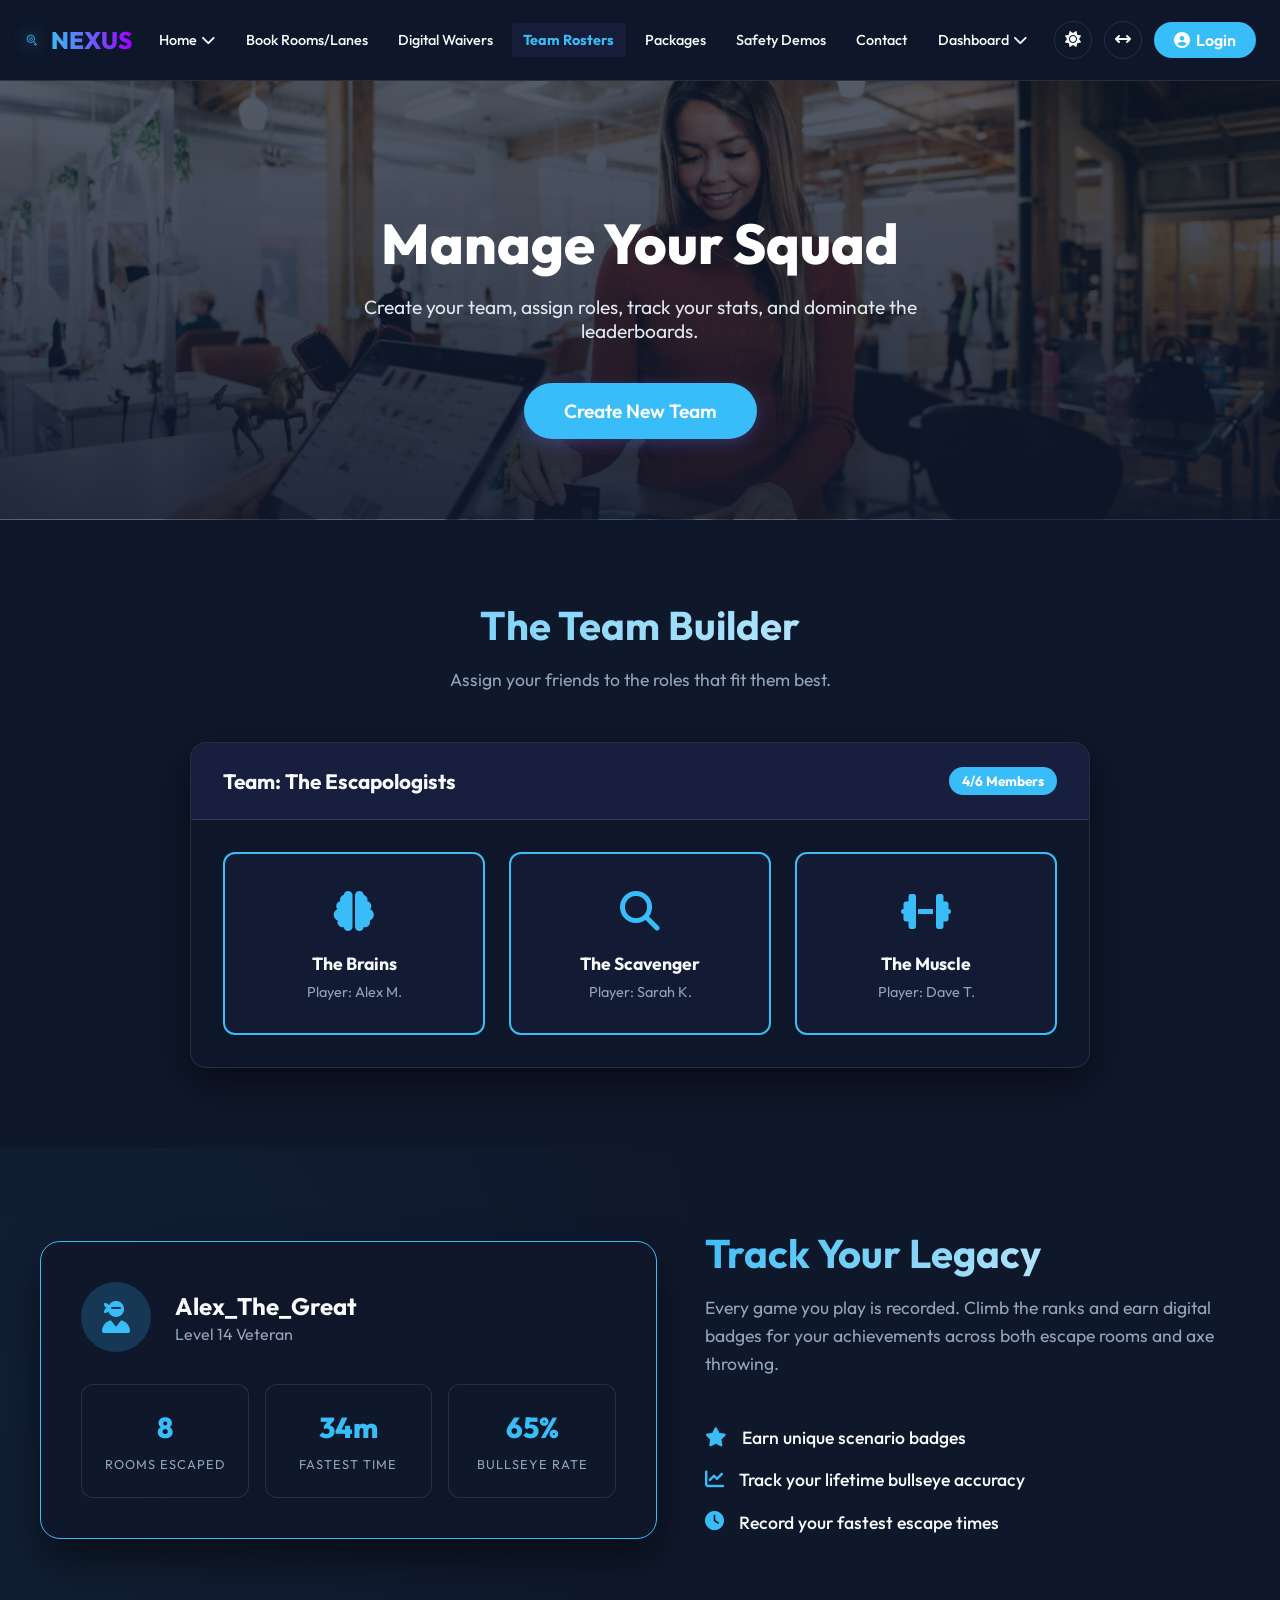
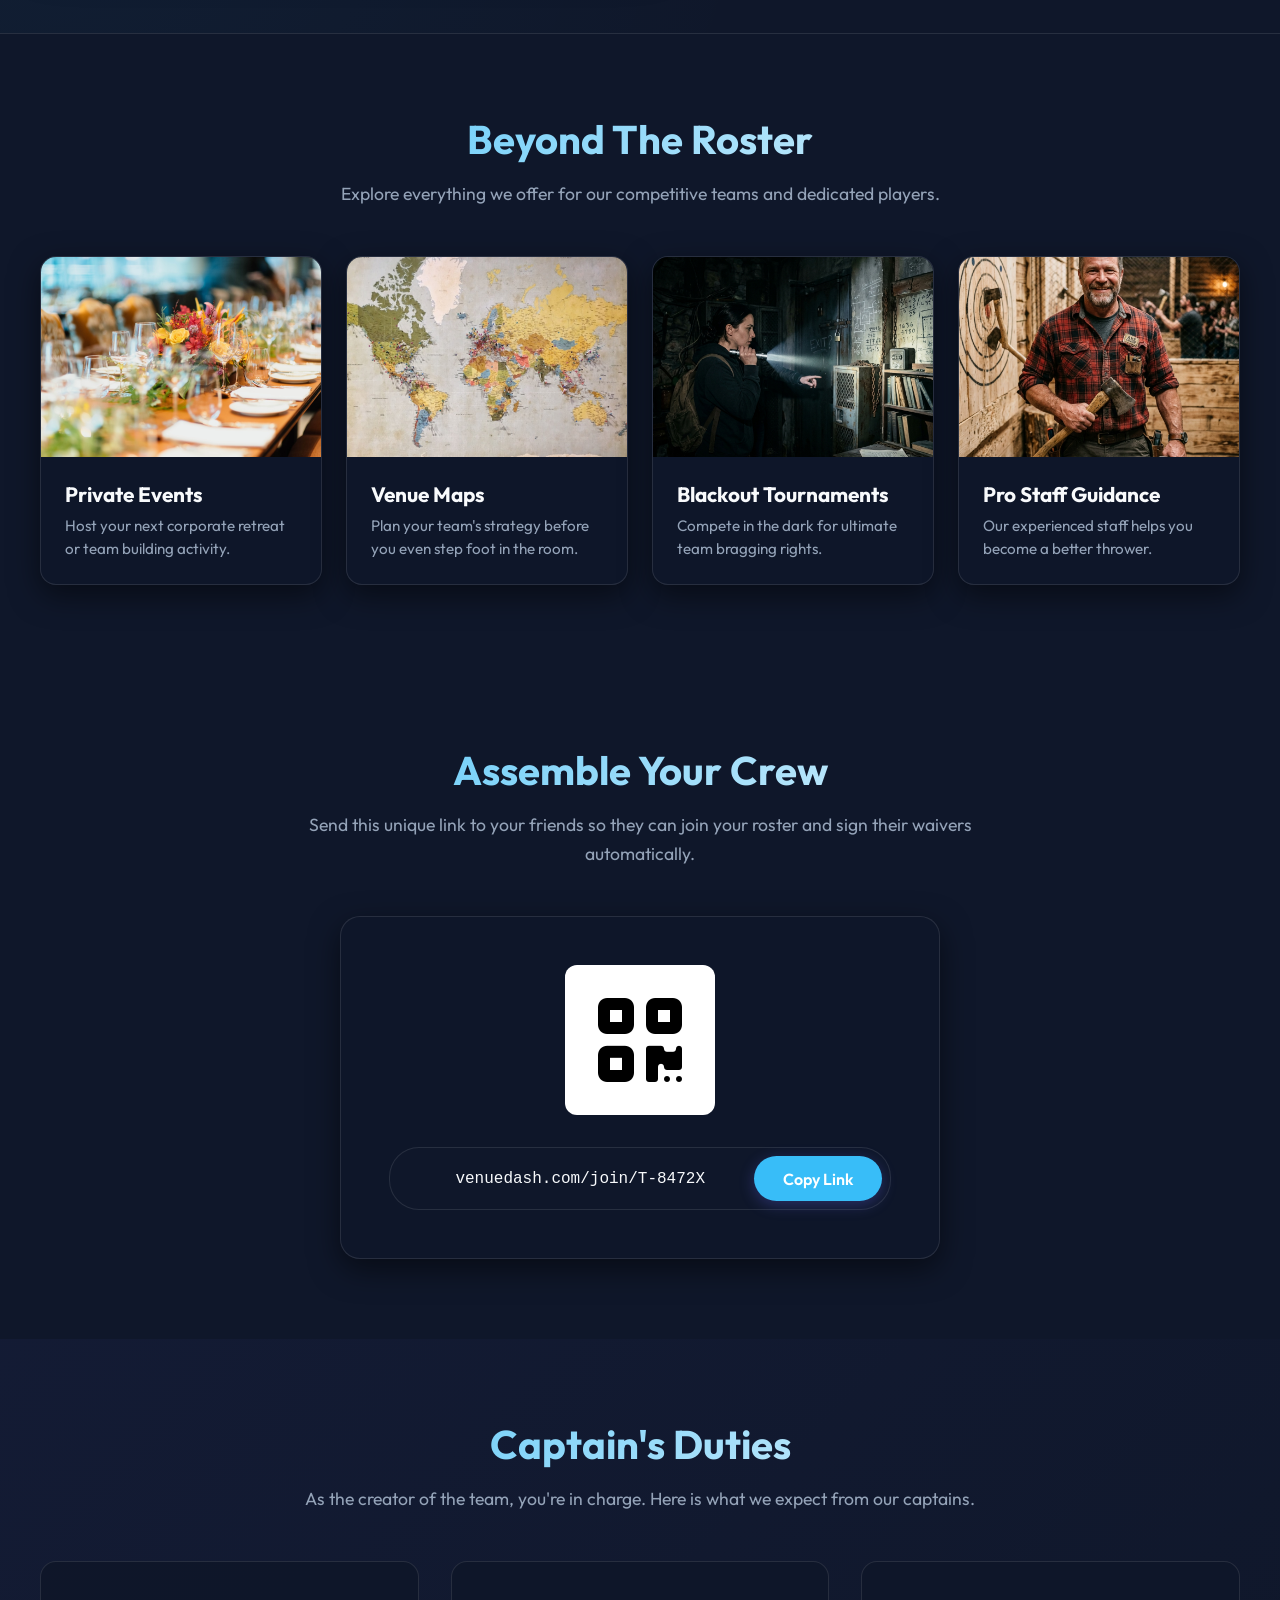
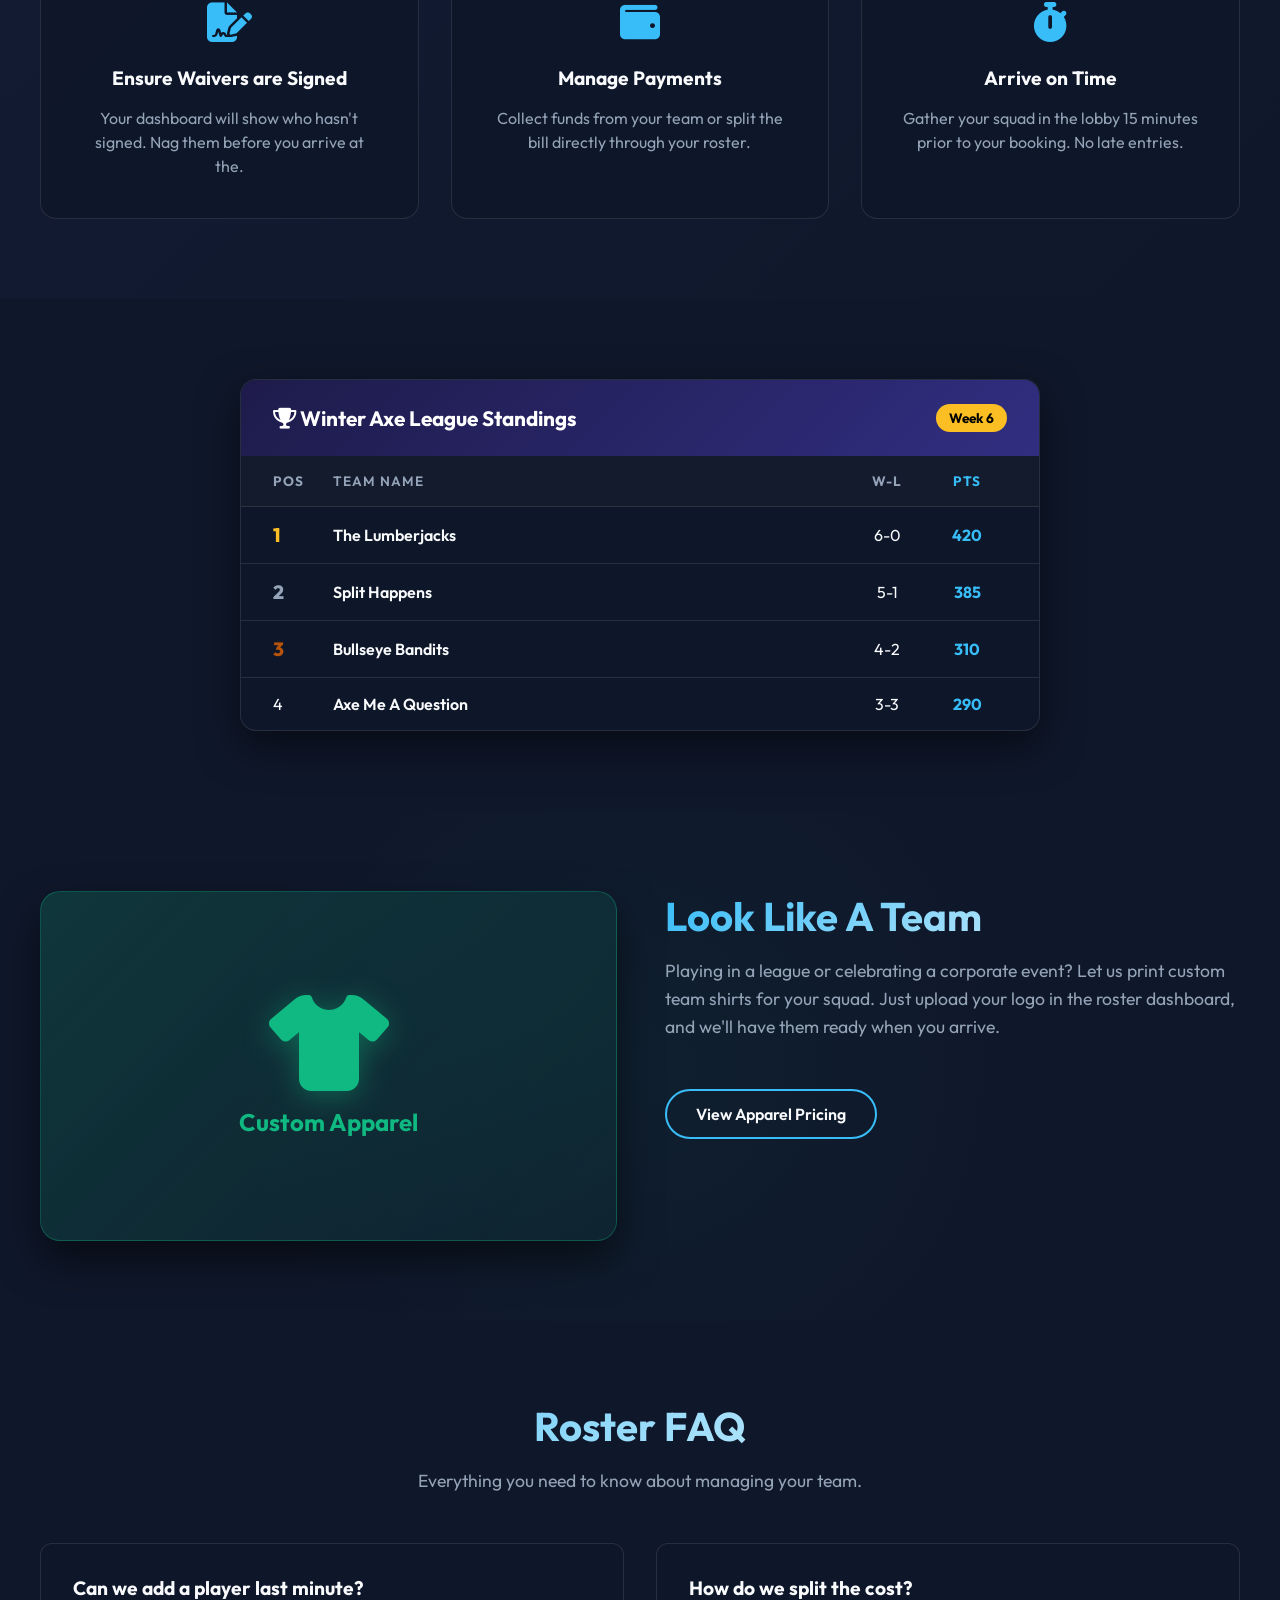
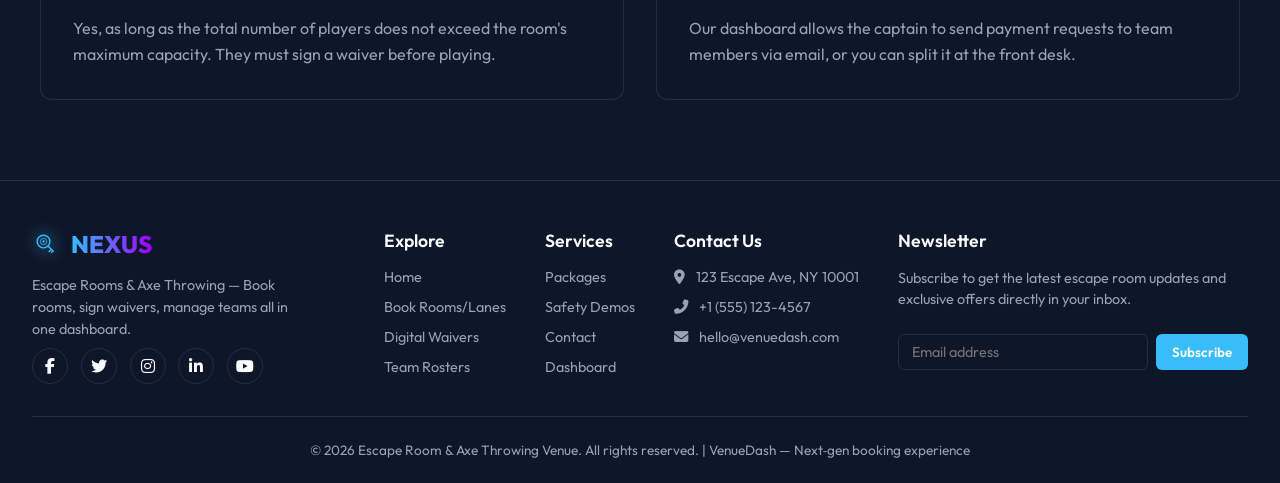
<file: team_rosters.html>
﻿<!DOCTYPE html>
<html lang="en" data-theme="dark">
<head>
  <meta charset="UTF-8">
  <meta name="viewport" content="width=device-width, initial-scale=1.0, viewport-fit=cover">
  <title>Escape Room & Axe Throwing | VenueDash</title>
  <meta name="description" content="Dashboard for booking rooms, digital waivers, team rosters & safety demos.">
  <link href="https://fonts.googleapis.com/css2?family=Outfit:wght@300;400;500;600;700;800&display=swap" rel="stylesheet">
  <link rel="stylesheet" href="https://cdnjs.cloudflare.com/ajax/libs/font-awesome/6.4.0/css/all.min.css">
  <style>
    /* ----- GLOBAL VARIABLES (Light / Dark) ----- */
    :root {
      --bg-color: #f8fafc;
      --nav-bg: rgba(255, 255, 255, 0.85);
      --text-primary: #0f172a;
      --text-secondary: #475569;
      --accent-color: #6366f1;
      --accent-hover: #4f46e5;
      --border-color: rgba(0, 0, 0, 0.1);
      --dropdown-bg: rgba(255, 255, 255, 0.95);
      --shadow-color: rgba(0, 0, 0, 0.1);
      --transition: all 0.3s ease;
    }

    [data-theme="dark"] {
      --bg-color: #0f172a;
      --nav-bg: rgba(15, 23, 42, 0.85);
      --text-primary: #f8fafc;
      --text-secondary: #94a3b8;
      --accent-color: #38bdf8;
      --accent-hover: #0ea5e9;
      --border-color: rgba(255, 255, 255, 0.1);
      --dropdown-bg: rgba(15, 23, 42, 0.95);
      --shadow-color: rgba(0, 0, 0, 0.5);
    }

    * {
      margin: 0;
      padding: 0;
      box-sizing: border-box;
    }

    body {
      font-family: 'Outfit', sans-serif;
      background-color: var(--bg-color);
      color: var(--text-primary);
      min-height: 100vh;
      display: flex;
      flex-direction: column;
      overflow-x: hidden;
    }

    /* Navbar */
    .navbar {
      position: fixed;
      top: 0;
      left: 0;
      width: 100%;
      background: var(--nav-bg);
      backdrop-filter: blur(12px);
      border-bottom: 1px solid var(--border-color);
      z-index: 1000;
      padding: 0 1.5rem;
      transition: var(--transition);
    }

    .nav-container {
      max-width: 1600px;
      margin: 0 auto;
      display: flex;
      justify-content: space-between;
      align-items: center;
      height: 80px;
      gap: 1rem;
    }

    .logo-container {
      display: flex;
      align-items: center;
      gap: 10px;
      text-decoration: none;
      color: var(--text-primary);
      font-weight: 700;
      font-size: 1.4rem;
      white-space: nowrap;
    }

    .logo-icon {
      width: 36px;
      height: 36px;
      color: var(--accent-color);
      filter: drop-shadow(0 0 8px var(--accent-color));
    }

    /* Desktop navigation */
    .nav-menu {
      display: flex;
      align-items: center;
      gap: 0.5rem;
      list-style: none;
      flex: 1;
      justify-content: center;
    }

    .nav-item {
      position: relative;
      white-space: nowrap;
    }

    .nav-link {
      color: var(--text-primary);
      text-decoration: none;
      font-size: 0.9rem;
      font-weight: 500;
      padding: 0.5rem 0.7rem;
      border-radius: 8px;
      transition: var(--transition);
      display: flex;
      align-items: center;
      gap: 4px;
    }

    .nav-link:hover {
      color: var(--accent-color);
      background: rgba(99, 102, 241, 0.05);
    }

    /* Desktop action buttons */
    .nav-actions {
      display: flex;
      align-items: center;
      gap: 0.75rem;
      white-space: nowrap;
    }

    .icon-btn {
      background: transparent;
      border: 1px solid var(--border-color);
      color: var(--text-primary);
      width: 38px;
      height: 38px;
      border-radius: 50%;
      cursor: pointer;
      transition: var(--transition);
      font-size: 1rem;
    }

    .icon-btn:hover {
      background: rgba(99, 102, 241, 0.1);
      color: var(--accent-color);
      border-color: var(--accent-color);
    }

    .login-btn {
      background: var(--accent-color);
      color: #fff !important;
      text-decoration: none;
      padding: 0.5rem 1.25rem;
      border-radius: 20px;
      font-weight: 600;
      transition: var(--transition);
      display: flex;
      align-items: center;
      gap: 6px;
    }

    /* Dropdowns */
    .dropdown-menu {
      position: absolute;
      top: 120%;
      left: 0;
      background: var(--dropdown-bg);
      backdrop-filter: blur(16px);
      border: 1px solid var(--border-color);
      border-radius: 12px;
      min-width: 200px;
      opacity: 0;
      visibility: hidden;
      transform: translateY(10px);
      transition: all 0.3s cubic-bezier(0.68, -0.55, 0.265, 1.55);
      box-shadow: 0 10px 25px var(--shadow-color);
      padding: 0.5rem 0;
    }

    .nav-item.dropdown:hover .dropdown-menu {
      opacity: 1;
      visibility: visible;
      transform: translateY(0);
    }

    .nav-item.dropdown:hover .nav-link i {
      transform: rotate(180deg);
    }

    .dropdown-link {
      display: block;
      padding: 0.75rem 1.5rem;
      color: var(--text-secondary);
      text-decoration: none;
      transition: var(--transition);
    }

    .dropdown-link:hover {
      color: var(--text-primary);
      background: rgba(99, 102, 241, 0.05);
      padding-left: 2rem;
    }

    .nav-item:nth-last-child(2) .dropdown-menu {
      right: 0;
      left: auto;
    }

    /* Mobile elements */
    .hamburger {
      display: none;
      background: transparent;
      border: none;
      color: var(--text-primary);
      font-size: 1.5rem;
      cursor: pointer;
    }

    .mobile-nav-action {
      display: none;
    }

    /* Main content */
    .main-content {
      flex: 1;
      margin-top: 80px;
      padding: 6rem 2rem;
      text-align: center;
      background: radial-gradient(circle at center, rgba(99, 102, 241, 0.05) 0%, transparent 60%);
    }

    .main-title {
      font-size: 3.5rem;
      font-weight: 700;
      background: linear-gradient(135deg, var(--accent-color), var(--text-primary));
      -webkit-background-clip: text;
      -webkit-text-fill-color: transparent;
    }

    .main-subtitle {
      color: var(--text-secondary);
      font-size: 1.2rem;
      max-width: 650px;
      margin: 1rem auto 0;
    }

    /* ========== FOOTER STYLES ========== */
    .footer {
      background: var(--dropdown-bg);
      backdrop-filter: blur(12px);
      border-top: 1px solid var(--border-color);
      padding: 3rem 2rem 1.5rem;
      margin-top: auto;
    }

    .footer-container {
      max-width: 1400px;
      margin: 0 auto;
    }

    .footer-grid {
      display: flex;
      flex-wrap: wrap;
      justify-content: space-between;
      gap: 2rem;
      margin-bottom: 2rem;
    }

    .footer-brand {
      flex: 1;
      min-width: 250px;
      max-width: 320px;
    }

    .footer-logo {
      display: flex;
      align-items: center;
      gap: 10px;
      text-decoration: none;
      color: var(--text-primary);
      font-weight: 700;
      font-size: 1.4rem;
      white-space: nowrap;
      margin-bottom: 1rem;
    }

    .footer-description {
      color: var(--text-secondary);
      font-size: 0.9rem;
      line-height: 1.5;
      max-width: 260px;
    }

    .footer-links {
      display: flex;
      flex-wrap: wrap;
      gap: 2rem;
      flex: 2;
      justify-content: space-between;
    }

    .footer-column {
      display: flex;
      flex-direction: column;
      gap: 0.75rem;
    }

    .footer-column h4 {
      color: var(--text-primary);
      font-weight: 600;
      font-size: 1.1rem;
      margin-bottom: 0.25rem;
    }

    .footer-link {
      color: var(--text-secondary);
      text-decoration: none;
      font-size: 0.9rem;
      transition: var(--transition);
    }

    .footer-link:hover {
      color: var(--accent-color);
      transform: translateX(4px);
    }

    .footer-actions {
      display: flex;
      gap: 0.8rem;
      margin-top: 0.5rem;
    }

    .footer-icon-btn {
      background: transparent;
      border: 1px solid var(--border-color);
      color: var(--text-primary);
      width: 36px;
      height: 36px;
      border-radius: 50%;
      cursor: pointer;
      transition: var(--transition);
      font-size: 1rem;
    }

    .footer-icon-btn:hover {
      background: rgba(99, 102, 241, 0.1);
      color: var(--accent-color);
      border-color: var(--accent-color);
    }

    .footer-bottom {
      text-align: center;
      padding-top: 1.5rem;
      border-top: 1px solid var(--border-color);
      color: var(--text-secondary);
      font-size: 0.85rem;
    }

    /* Responsive footer */
    @media (max-width: 991px) {
      .footer-grid {
        flex-direction: column;
        gap: 2rem;
      }
      .footer-links {
        gap: 2.5rem;
        width: 100%;
        justify-content: flex-start;
      }
      .footer-column {
        flex: 1 1 200px;
      }
    }

    @media (max-width: 800px) {
      .main-title {
        font-size: 2.5rem;
      }
      .footer-column {
        flex: 1 1 45%;
      }
    }

    @media (max-width: 680px) {
      .main-title {
        font-size: 2rem;
      }
      .main-subtitle {
        font-size: 1rem;
      }
      .main-content {
        padding: 4rem 1.5rem;
      }
      .footer {
        padding: 2rem 1.5rem 1rem;
      }
      .footer-links {
        flex-direction: column;
        gap: 1.5rem;
      }
      .footer-column, .newsletter-col {
        max-width: 100% !important;
        flex: 1 1 auto;
      }
    }

    /* RESPONSIVE (tablet & mobile) for navbar */
    @media (max-width: 1200px) {
      .nav-link {
        font-size: 0.85rem;
        padding: 0.4rem 0.4rem;
      }
      .nav-menu {
        gap: 0.1rem;
      }
      .nav-actions {
        gap: 0.4rem;
      }
      .login-btn {
        padding: 0.4rem 0.8rem;
        font-size: 0.85rem;
      }
    }

    @media (max-width: 991px) {
      .nav-actions {
        display: none;
      }
      .hamburger {
        display: block;
        z-index: 1001;
      }

      .nav-menu {
        position: fixed;
        top: 0;
        right: -100%;
        width: 280px;
        height: 100vh;
        height: 100dvh;
        background: var(--dropdown-bg);
        backdrop-filter: blur(20px);
        border-left: 1px solid var(--border-color);
        flex-direction: column;
        align-items: flex-start;
        justify-content: flex-start;
        padding: 90px 1.2rem 1.5rem;
        transition: 0.35s cubic-bezier(0.77, 0, 0.175, 1);
        box-shadow: -10px 0 30px var(--shadow-color);
        overflow-y: auto;
        gap: 0;
        flex-wrap: nowrap;
      }

      html[dir="rtl"] .nav-menu {
        right: auto;
        left: -100%;
        border-left: none;
        border-right: 1px solid var(--border-color);
      }

      .nav-menu.active {
        right: 0;
      }
      html[dir="rtl"] .nav-menu.active {
        left: 0;
        right: auto;
      }

      .nav-item {
        width: 100%;
        white-space: normal;
      }

      .nav-link {
        width: 100%;
        padding: 0.7rem 0;
        font-size: 1rem;
        border-bottom: 1px solid var(--border-color);
        border-radius: 0;
      }

      .dropdown-menu {
        position: static;
        opacity: 1;
        visibility: visible;
        transform: none;
        max-height: 0;
        overflow: hidden;
        padding: 0;
        transition: max-height 0.3s ease;
        background: transparent;
        border: none;
        box-shadow: none;
      }

      .nav-item.dropdown.active .dropdown-menu {
        max-height: 200px;
        padding: 0.3rem 0 0.3rem 1rem;
      }

      .dropdown-link {
        padding: 0.5rem 1rem;
        font-size: 0.9rem;
      }

      .mobile-nav-action {
        display: flex;
        width: 100%;
        margin-top: 0.5rem;
        border-top: 1px solid var(--border-color);
        flex-direction: column;
        gap: 0.4rem;
        padding-top: 0.8rem;
      }

      .mobile-action-btn {
        background: transparent;
        border: 1px solid var(--border-color);
        color: var(--text-primary);
        padding: 0.5rem 0.8rem;
        border-radius: 40px;
        width: 100%;
        justify-content: center;
        gap: 10px;
        font-size: 0.9rem;
        font-weight: 500;
        cursor: pointer;
        transition: var(--transition);
        display: flex;
        align-items: center;
      }

      .mobile-action-btn:hover {
        background: rgba(99, 102, 241, 0.1);
        border-color: var(--accent-color);
        color: var(--accent-color);
      }

      .mobile-login-link {
        background: var(--accent-color);
        color: white !important;
        text-decoration: none;
        border: none;
      }

      .mobile-login-link:hover {
        background: var(--accent-hover);
        transform: translateY(-2px);
      }
    }

    /* Rosters Page Specific Styles */
    .main-content-rosters {
      width: 100%;
      padding-top: 80px;
    }
    
    section {
      padding: 5rem 2rem;
      position: relative;
    }
    
    .section-container {
      max-width: 1200px;
      margin: 0 auto;
    }
    
    .text-center { text-align: center; }
    .mx-auto { margin-left: auto; margin-right: auto; }
    
    .section-title {
      font-size: 2.5rem;
      font-weight: 700;
      margin-bottom: 1rem;
      background: linear-gradient(135deg, var(--accent-color), var(--text-primary));
      -webkit-background-clip: text;
      -webkit-text-fill-color: transparent;
    }
    
    .section-desc {
      color: var(--text-secondary);
      font-size: 1.1rem;
      max-width: 700px;
      margin-bottom: 3rem;
      line-height: 1.6;
    }
    
    /* Buttons */
    .btn-primary, .btn-outline {
      display: inline-block;
      padding: 0.8rem 1.8rem;
      border-radius: 30px;
      font-weight: 600;
      text-decoration: none;
      transition: var(--transition);
      cursor: pointer;
      border: none;
      font-family: inherit;
      font-size: 1rem;
    }
    
    .btn-large {
      padding: 1rem 2.5rem;
      font-size: 1.2rem;
    }
    
    .btn-primary {
      background: var(--accent-color);
      color: #fff;
      box-shadow: 0 4px 15px rgba(99, 102, 241, 0.3);
    }
    
    .btn-primary:hover {
      background: var(--accent-hover);
      transform: translateY(-3px);
      box-shadow: 0 6px 20px rgba(99, 102, 241, 0.4);
    }
    
    .btn-outline {
      background: transparent;
      color: var(--text-primary);
      border: 2px solid var(--accent-color);
    }
    
    .btn-outline:hover {
      background: var(--accent-color);
      color: #fff;
    }

    /* Split Layouts */
    .split-layout {
      display: flex;
      align-items: stretch;
      gap: 3rem;
    }
    
    .split-layout.reverse {
      flex-direction: row-reverse;
      align-items: center;
    }
    
    .split-text { flex: 1; }
    .split-image {
      flex: 1;
      border-radius: 20px;
      overflow: hidden;
      box-shadow: 0 20px 40px var(--shadow-color);
    }

    /* 1. Roster Hero */
    .roster-hero {
      background: linear-gradient(rgba(15, 23, 42, 0.7), rgba(15, 23, 42, 0.9)), url('images/roster_hero.jpg') center/cover;
      padding: 8rem 2rem 5rem;
      border-bottom: 1px solid var(--border-color);
    }
    
    .hero-main-title {
      font-size: 3.5rem;
      font-weight: 800;
      margin-bottom: 1rem;
      color: #fff;
    }
    
    .hero-main-desc {
      font-size: 1.2rem;
      color: #e2e8f0;
      max-width: 600px;
      margin: 0 auto 2.5rem;
    }

    /* 2. Builder Section */
    .builder-section { background: var(--bg-color); }
    
    .builder-mockup {
      background: var(--dropdown-bg);
      border: 1px solid var(--border-color);
      border-radius: 16px;
      overflow: hidden;
      box-shadow: 0 15px 40px var(--shadow-color);
      max-width: 900px;
      margin: 0 auto;
    }
    
    .builder-header {
      background: rgba(99, 102, 241, 0.1);
      padding: 1.5rem 2rem;
      display: flex;
      justify-content: space-between;
      align-items: center;
      border-bottom: 1px solid var(--border-color);
    }
    
    .builder-header h3 { font-size: 1.3rem; margin: 0; }
    
    .badge {
      background: var(--accent-color);
      color: #fff;
      padding: 0.3rem 0.8rem;
      border-radius: 20px;
      font-size: 0.85rem;
      font-weight: 700;
    }
    
    .builder-grid {
      display: grid;
      grid-template-columns: repeat(auto-fit, minmax(200px, 1fr));
      gap: 1.5rem;
      padding: 2rem;
    }
    
    .role-card {
      background: var(--bg-color);
      border: 2px dashed var(--border-color);
      border-radius: 12px;
      padding: 2rem 1rem;
      text-align: center;
      transition: var(--transition);
      cursor: pointer;
    }
    
    .role-card.filled {
      border-style: solid;
      border-color: var(--accent-color);
      background: rgba(99, 102, 241, 0.05);
    }
    
    .role-card:hover {
      border-color: var(--accent-color);
      transform: translateY(-5px);
    }
    
    .role-icon {
      font-size: 2.5rem;
      color: var(--accent-color);
      margin-bottom: 1rem;
    }
    
    .role-card h4 { margin-bottom: 0.5rem; font-size: 1.1rem; }
    .role-card p { color: var(--text-secondary); font-size: 0.9rem; }

    /* 3. Stats Section */
    .stats-section {
      background: radial-gradient(circle at left, rgba(56, 189, 248, 0.05) 0%, transparent 60%);
    }
    
    .stats-list {
      list-style: none;
      margin-top: 1.5rem;
    }
    
    .stats-list li {
      margin-bottom: 1.2rem;
      display: flex;
      align-items: center;
      gap: 15px;
      font-size: 1.1rem;
      font-weight: 500;
    }
    
    .stats-list i { color: var(--accent-color); font-size: 1.2rem; }
    
    .stat-card-mockup {
      background: var(--dropdown-bg);
      border: 1px solid var(--accent-color);
      padding: 2.5rem;
      border-radius: 20px;
    }
    
    .stat-header {
      display: flex;
      align-items: center;
      gap: 1.5rem;
      margin-bottom: 2rem;
    }
    
    .avatar {
      width: 70px;
      height: 70px;
      background: color-mix(in srgb, var(--accent-color) 20%, transparent);
      border-radius: 50%;
      display: flex;
      align-items: center;
      justify-content: center;
      font-size: 2rem;
      color: var(--accent-color);
    }
    
    .player-info h3 { font-size: 1.5rem; margin-bottom: 0.2rem; }
    .player-info p { color: var(--text-secondary); }
    
    .stat-grid {
      display: grid;
      grid-template-columns: repeat(3, 1fr);
      gap: 1rem;
    }
    
    .stat-box {
      background: var(--bg-color);
      padding: 1.5rem 1rem;
      border-radius: 12px;
      text-align: center;
      border: 1px solid var(--border-color);
    }
    
    .stat-val {
      display: block;
      font-size: 1.8rem;
      font-weight: 800;
      color: var(--accent-color);
      margin-bottom: 0.5rem;
    }
    
    .stat-label {
      font-size: 0.8rem;
      text-transform: uppercase;
      letter-spacing: 1px;
      color: var(--text-secondary);
    }

    /* 4. Invite Section */
    .invite-section { background: var(--bg-color); }
    
    .invite-box {
      background: var(--dropdown-bg);
      border: 1px solid var(--border-color);
      border-radius: 20px;
      padding: 3rem;
      max-width: 600px;
      margin: 0 auto;
      box-shadow: 0 10px 30px var(--shadow-color);
    }
    
    .qr-mockup {
      width: 150px;
      height: 150px;
      background: #fff;
      margin: 0 auto 2rem;
      border-radius: 12px;
      display: flex;
      align-items: center;
      justify-content: center;
      font-size: 6rem;
      color: #000;
    }
    
    .invite-link-bar {
      display: flex;
      gap: 1rem;
      background: var(--bg-color);
      padding: 0.5rem;
      border-radius: 30px;
      border: 1px solid var(--border-color);
      align-items: center;
    }
    
    .invite-link-bar code {
      flex: 1;
      padding-left: 1.5rem;
      color: var(--text-primary);
      font-size: 1rem;
    }

    /* 5. Captain Section */
    .captain-section {
      background: linear-gradient(135deg, rgba(99, 102, 241, 0.05), transparent);
    }
    
    .duties-grid {
      display: grid;
      grid-template-columns: repeat(auto-fit, minmax(280px, 1fr));
      gap: 2rem;
      margin-top: 3rem;
    }
    
    .duty-card {
      background: var(--dropdown-bg);
      padding: 2.5rem;
      border-radius: 16px;
      border: 1px solid var(--border-color);
      text-align: center;
      transition: var(--transition);
    }
    
    .duty-card:hover {
      border-color: var(--accent-color);
      transform: translateY(-5px);
    }
    
    .duty-card i {
      font-size: 2.5rem;
      color: var(--accent-color);
      margin-bottom: 1.5rem;
    }
    
    .duty-card h4 { font-size: 1.2rem; margin-bottom: 1rem; }
    .duty-card p { color: var(--text-secondary); line-height: 1.5; }

    /* 6. Standings Section */
    .standings-section { background: var(--bg-color); }
    
    .standings-board {
      max-width: 800px;
      margin: 0 auto;
      background: var(--dropdown-bg);
      border: 1px solid var(--border-color);
      border-radius: 16px;
      overflow: hidden;
      box-shadow: 0 15px 40px var(--shadow-color);
    }
    
    .standings-header {
      background: linear-gradient(135deg, #1e1b4b, #312e81);
      padding: 1.5rem 2rem;
      display: flex;
      justify-content: space-between;
      align-items: center;
    }
    
    .standings-header h3 { color: #fff; margin: 0; font-size: 1.3rem; }
    .season-badge { background: #fbbf24; color: #000; padding: 0.3rem 0.8rem; border-radius: 20px; font-weight: 700; font-size: 0.85rem; }
    
    .s-row {
      display: grid;
      grid-template-columns: 60px 1fr 80px 80px;
      padding: 1rem 2rem;
      border-bottom: 1px solid var(--border-color);
      align-items: center;
    }
    
    .s-row:last-child { border-bottom: none; }
    
    .s-head {
      background: rgba(255,255,255,0.02);
      font-weight: 700;
      color: var(--text-secondary);
      text-transform: uppercase;
      font-size: 0.85rem;
      letter-spacing: 1px;
    }
    
    .s-row span:nth-child(2) { font-weight: 600; }
    .s-row span:nth-child(3), .s-row span:nth-child(4) { text-align: center; }
    .s-row span:last-child { font-weight: 700; color: var(--accent-color); }
    
    .rank-1 span:first-child { color: #fbbf24; font-weight: 800; font-size: 1.2rem; }
    .rank-2 span:first-child { color: #94a3b8; font-weight: 800; font-size: 1.2rem; }
    .rank-3 span:first-child { color: #b45309; font-weight: 800; font-size: 1.2rem; }

    /* 7. Gear Section */
    .gear-section {
      background: radial-gradient(circle at center, rgba(16, 185, 129, 0.05) 0%, transparent 60%);
    }
    
    .gear-mockup {
      background: linear-gradient(135deg, rgba(16, 185, 129, 0.2), rgba(16, 185, 129, 0.05));
      border: 1px solid rgba(16, 185, 129, 0.3);
      display: flex;
      flex-direction: column;
      align-items: center;
      justify-content: center;
      min-height: 350px;
    }
    
    .gear-icon {
      font-size: 6rem;
      color: #10b981;
      margin-bottom: 1rem;
      filter: drop-shadow(0 5px 15px rgba(16, 185, 129, 0.4));
    }
    
    .gear-mockup h3 { color: #10b981; font-size: 1.5rem; }

    /* 8. FAQ Section */
    .faq-section { background: var(--bg-color); }
    
    .faq-grid {
      display: grid;
      grid-template-columns: repeat(auto-fit, minmax(350px, 1fr));
      gap: 2rem;
      text-align: left;
    }
    
    .faq-item {
      background: var(--dropdown-bg);
      padding: 2rem;
      border-radius: 12px;
      border: 1px solid var(--border-color);
    }
    
    .faq-item h4 { font-size: 1.2rem; margin-bottom: 1rem; }
    .faq-item p { color: var(--text-secondary); line-height: 1.6; }

    /* Image Gallery Section */
    .gallery-section {
      background: var(--bg-color);
      border-top: 1px solid var(--border-color);
    }
    
    .gallery-grid {
      display: grid;
      grid-template-columns: repeat(auto-fit, minmax(250px, 1fr));
      gap: 1.5rem;
      margin-top: 3rem;
    }
    
    .gallery-card {
      background: var(--dropdown-bg);
      border: 1px solid var(--border-color);
      border-radius: 16px;
      overflow: hidden;
      transition: var(--transition);
      box-shadow: 0 10px 30px var(--shadow-color);
      display: flex;
      flex-direction: column;
    }
    
    .gallery-card:hover {
      transform: translateY(-5px);
      border-color: var(--accent-color);
    }
    
    .gallery-image {
      width: 100%;
      height: 200px !important;
      object-fit: cover;
      display: block;
      transition: transform 0.5s ease;
    }
    
    .gallery-card:hover .gallery-image {
      transform: scale(1.05);
    }
    
    .gallery-content {
      padding: 1.5rem;
      text-align: left;
      flex: 1;
      display: flex;
      flex-direction: column;
    }
    
    .gallery-content h4 {
      font-size: 1.3rem;
      margin-bottom: 0.5rem;
      color: var(--text-primary);
    }
    
    .gallery-content p {
      color: var(--text-secondary);
      font-size: 0.95rem;
      line-height: 1.5;
    }

    /* Responsive */
    @media (max-width: 991px) {
      .split-layout, .split-layout.reverse { flex-direction: column; gap: 2.5rem; }
      .hero-main-title { color: #fff; font-size: 2.8rem; }
      .invite-link-bar { flex-direction: column; border: none; background: transparent; }
      .invite-link-bar code { background: var(--bg-color); padding: 1rem; width: 100%; text-align: center; border-radius: 8px; border: 1px solid var(--border-color); }
      .invite-link-bar button { width: 100%; }
    }
    
    @media (max-width: 680px) {
      section { padding: 4rem 1.5rem; }
      .hero-main-title { color: #fff; font-size: 2.2rem; }
      .stat-grid { grid-template-columns: 1fr; }
      .s-row { grid-template-columns: 40px 1fr 50px 50px; padding: 1rem; font-size: 0.9rem; }
    }
  </style>
  <link rel="stylesheet" href="mobile.css">
  <link rel="icon" href="favicon.svg" type="image/svg+xml">
  <script>
    (function() {
      const isDark = localStorage.getItem('venue_theme_dark');
      const htmlEl = document.documentElement;
      let currentTheme = htmlEl.getAttribute('data-theme');
      const isAdmin = currentTheme && currentTheme.includes('admin');
      
      if (isDark === 'true') {
        htmlEl.setAttribute('data-theme', isAdmin ? 'admin-dark' : 'dark');
      } else if (isDark === 'false') {
        if (isAdmin) {
          htmlEl.setAttribute('data-theme', 'admin-light');
        } else if (currentTheme === 'dark' || currentTheme === 'light') {
          htmlEl.setAttribute('data-theme', 'light');
        } else {
          htmlEl.removeAttribute('data-theme');
        }
      }

      document.addEventListener('DOMContentLoaded', () => {
        document.body.addEventListener('click', (e) => {
          const toggleBtn = e.target.closest('#theme-toggle, #mobile-theme-toggle');
          if (toggleBtn) {
            setTimeout(() => {
              const theme = document.documentElement.getAttribute('data-theme');
              const darkActive = theme === 'dark' || theme === 'admin-dark';
              localStorage.setItem('venue_theme_dark', darkActive);
            }, 50);
          }
        });

        setTimeout(() => {
          const theme = document.documentElement.getAttribute('data-theme');
          const darkActive = theme === 'dark' || theme === 'admin-dark';
          
          const themeIcons = document.querySelectorAll('#theme-icon, #theme-toggle i, #mobile-theme-icon');
          themeIcons.forEach(icon => {
            if (darkActive) {
              icon.classList.remove('fa-moon');
              icon.classList.add('fa-sun');
            } else {
              icon.classList.remove('fa-sun');
              icon.classList.add('fa-moon');
            }
          });
        }, 100);
      });
    })();
  </script>
</head>
<body>

  <nav class="navbar">
    <div class="nav-container">
      <a href="index.html" class="logo-container">
        <svg xmlns="http://www.w3.org/2000/svg" viewBox="0 0 100 100" class="brand-logo-svg" style="width: 1.8rem; height: 1.8rem; fill: currentColor; color: var(--accent-color); filter: drop-shadow(0 0 8px var(--accent-color)); vertical-align: middle; display: inline-block;">
  <circle cx="40" cy="40" r="22" fill="none" stroke="currentColor" stroke-width="5" />
  <circle cx="40" cy="40" r="11" fill="none" stroke="currentColor" stroke-width="3" />
  <circle cx="40" cy="40" r="4" fill="currentColor" />
  <rect x="60" y="37.5" width="30" height="5" fill="currentColor" transform="rotate(45 40 40)" />
  <rect x="76" y="42.5" width="5" height="10" fill="currentColor" transform="rotate(45 40 40)" />
  <rect x="84" y="42.5" width="5" height="6" fill="currentColor" transform="rotate(45 40 40)" />
</svg>
        <span style="font-weight: 800; font-size: 1.5rem; background: linear-gradient(90deg, var(--accent-color), #9d00ff); -webkit-background-clip: text; -webkit-text-fill-color: transparent; text-transform: uppercase;">NEXUS</span>
      </a>

      <ul class="nav-menu" id="nav-menu">
        <li class="nav-item dropdown">
          <a href="index.html" class="nav-link" id="home-link">Home <i class="fas fa-chevron-down"></i></a>
          <div class="dropdown-menu">
            <a href="index.html" class="dropdown-link">Home 1</a>
            <a href="./home2.html" class="dropdown-link">Home 2</a>
          </div>
        </li>
        <li class="nav-item"><a href="./book_rooms.html" class="nav-link">Book Rooms/Lanes</a></li>
        <li class="nav-item"><a href="./digital_waivers.html" class="nav-link">Digital Waivers</a></li>
        <li class="nav-item"><a href="./team_rosters.html" class="nav-link">Team Rosters</a></li>
        <li class="nav-item"><a href="./packages.html" class="nav-link">Packages</a></li>
        <li class="nav-item"><a href="./safety demos.html" class="nav-link">Safety Demos</a></li>
        <li class="nav-item"><a href="./Contact.html" class="nav-link">Contact</a></li>
        <li class="nav-item dropdown">
          <a href="javascript:void(0)" class="nav-link" id="dashboard-link">Dashboard <i class="fas fa-chevron-down"></i></a>
          <div class="dropdown-menu">
            <a href="./user_dashboard.html" class="dropdown-link">Users</a>
            <a href="./admin_dashboard.html" class="dropdown-link">Admin</a>
          </div>
        </li>
        <li class="mobile-nav-action">
          <button id="mobile-theme-toggle" class="mobile-action-btn">
            <i class="fas fa-sun" id="mobile-theme-icon"></i> Theme
          </button>
          <button id="mobile-rtl-toggle" class="mobile-action-btn">
            <i class="fas fa-arrows-left-right"></i> RTL Layout
          </button>
          <a href="login.html" class="mobile-action-btn mobile-login-link" id="mobile-login-btn">
            <i class="fas fa-user-circle"></i> Login
          </a>
        </li>
      </ul>

      <div class="nav-actions">
        <button id="theme-toggle" class="icon-btn" title="Dark/Light Mode">
          <i class="fas fa-sun" id="theme-icon"></i>
        </button>
        <button id="rtl-toggle" class="icon-btn" title="Toggle RTL Layout">
          <i class="fas fa-arrows-left-right"></i>
        </button>
        <a href="login.html" class="login-btn"><i class="fas fa-user-circle"></i> Login</a>
      </div>

      <button class="hamburger" id="hamburger" aria-label="Menu">
        <i class="fas fa-bars"></i>
      </button>
    </div>
    <style>
      .nav-link.active, .dropdown-link.active {
        color: var(--accent-color) !important;
        font-weight: 700;
        background: rgba(99, 102, 241, 0.08);
        border-radius: 4px;
      }
    </style>
    <script>
      (function() {
        let currentPath = window.location.pathname.split('/').pop() || 'index.html';
        currentPath = decodeURIComponent(currentPath);
        const navLinks = document.querySelectorAll('.navbar .nav-link, .navbar .dropdown-link');
        navLinks.forEach(link => {
          let linkHref = link.getAttribute('href');
          if (!linkHref || linkHref.startsWith('javascript:')) return;
          let linkPath = linkHref.split('/').pop();
          linkPath = decodeURIComponent(linkPath);
          if (linkPath && currentPath.toLowerCase() === linkPath.toLowerCase()) {
            link.classList.add('active');
            const dropdown = link.closest('.dropdown-menu');
            if (dropdown) {
               const parentLink = dropdown.previousElementSibling;
               if (parentLink && parentLink.classList.contains('nav-link')) {
                 parentLink.classList.add('active');
               }
            }
          }
        });
      })();
    </script>
  </nav>

  <main class="main-content-rosters">
    <!-- 1. Roster Hero -->
    <section class="roster-hero text-center">
      <div class="section-container">
        <h1 class="hero-main-title">Manage Your Squad</h1>
        <p class="hero-main-desc">Create your team, assign roles, track your stats, and dominate the leaderboards.</p>
        <div class="hero-actions">
          <button class="btn-primary btn-large">Create New Team</button>
        </div>
      </div>
    </section>

    <!-- 2. Team Builder UI -->
    <section class="builder-section">
      <div class="section-container">
        <h2 class="section-title text-center">The Team Builder</h2>
        <p class="section-desc mx-auto text-center">Assign your friends to the roles that fit them best.</p>
        <div class="builder-mockup">
          <div class="builder-header">
            <h3>Team: The Escapologists</h3>
            <span class="badge">4/6 Members</span>
          </div>
          <div class="builder-grid">
            <div class="role-card filled">
              <div class="role-icon"><i class="fas fa-brain"></i></div>
              <h4>The Brains</h4>
              <p>Player: Alex M.</p>
            </div>
            <div class="role-card filled">
              <div class="role-icon"><i class="fas fa-search"></i></div>
              <h4>The Scavenger</h4>
              <p>Player: Sarah K.</p>
            </div>
            <div class="role-card filled">
              <div class="role-icon"><i class="fas fa-dumbbell"></i></div>
              <h4>The Muscle</h4>
              <p>Player: Dave T.</p>
            </div>
           
          </div>
        </div>
      </div>
    </section>

    <!-- 3. Player Stats Profile -->
    <section class="stats-section">
      <div class="section-container split-layout reverse">
        <div class="split-text">
          <h2 class="section-title">Track Your Legacy</h2>
          <p class="section-desc">Every game you play is recorded. Climb the ranks and earn digital badges for your achievements across both escape rooms and axe throwing.</p>
          <ul class="stats-list">
            <li><i class="fas fa-star"></i> Earn unique scenario badges</li>
            <li><i class="fas fa-chart-line"></i> Track your lifetime bullseye accuracy</li>
            <li><i class="fas fa-clock"></i> Record your fastest escape times</li>
          </ul>
        </div>
        <div class="split-image stat-card-mockup">
          <div class="stat-header">
            <div class="avatar"><i class="fas fa-user-ninja"></i></div>
            <div class="player-info">
              <h3>Alex_The_Great</h3>
              <p>Level 14 Veteran</p>
            </div>
          </div>
          <div class="stat-grid">
            <div class="stat-box">
              <span class="stat-val">8</span>
              <span class="stat-label">Rooms Escaped</span>
            </div>
            <div class="stat-box">
              <span class="stat-val">34m</span>
              <span class="stat-label">Fastest Time</span>
            </div>
            <div class="stat-box">
              <span class="stat-val">65%</span>
              <span class="stat-label">Bullseye Rate</span>
            </div>
          </div>
        </div>
      </div>
    </section>

    <!-- Image Gallery Section -->
    <section class="gallery-section">
      <div class="section-container text-center">
        <h2 class="section-title">Beyond The Roster</h2>
        <p class="section-desc mx-auto">Explore everything we offer for our competitive teams and dedicated players.</p>
        <div class="gallery-grid">
          <div class="gallery-card">
            <div style="overflow: hidden;">
              <img src="images/event_inquiry.jpg" alt="Private Events" class="gallery-image" loading="lazy">
            </div>
            <div class="gallery-content">
              <h4>Private Events</h4>
              <p>Host your next corporate retreat or team building activity.</p>
            </div>
          </div>
          <div class="gallery-card">
            <div style="overflow: hidden;">
              <img src="images/map_mockup.jpg" alt="Venue Maps" class="gallery-image" loading="lazy">
            </div>
            <div class="gallery-content">
              <h4>Venue Maps</h4>
              <p>Plan your team's strategy before you even step foot in the room.</p>
            </div>
          </div>
          <div class="gallery-card">
            <div style="overflow: hidden;">
              <img src="images/home2_blackout.png" alt="Blackout Tournaments" class="gallery-image" loading="lazy">
            </div>
            <div class="gallery-content">
              <h4>Blackout Tournaments</h4>
              <p>Compete in the dark for ultimate team bragging rights.</p>
            </div>
          </div>
          <div class="gallery-card">
            <div style="overflow: hidden;">
              <img src="images/coach3.jpg" alt="Pro Staff" class="gallery-image" loading="lazy">
            </div>
            <div class="gallery-content">
              <h4>Pro Staff Guidance</h4>
              <p>Our experienced staff helps you become a better thrower.</p>
            </div>
          </div>
        </div>
      </div>
    </section>

    <!-- 4. Invite Your Friends -->
    <section class="invite-section text-center">
      <div class="section-container">
        <h2 class="section-title">Assemble Your Crew</h2>
        <p class="section-desc mx-auto">Send this unique link to your friends so they can join your roster and sign their waivers automatically.</p>
        <div class="invite-box">
          <div class="qr-mockup"><i class="fas fa-qrcode"></i></div>
          <div class="invite-link-bar">
            <code>venuedash.com/join/T-8472X</code>
            <button class="btn-primary">Copy Link</button>
          </div>
        </div>
      </div>
    </section>

    <!-- 5. Captain's Responsibilities -->
    <section class="captain-section">
      <div class="section-container">
        <div class="text-center">
          <h2 class="section-title">Captain's Duties</h2>
          <p class="section-desc mx-auto">As the creator of the team, you're in charge. Here is what we expect from our captains.</p>
        </div>
        <div class="duties-grid">
          <div class="duty-card">
            <i class="fas fa-file-signature"></i>
            <h4>Ensure Waivers are Signed</h4>
            <p>Your dashboard will show who hasn't signed. Nag them before you arrive at the.</p>
          </div>
          <div class="duty-card">
            <i class="fas fa-wallet"></i>
            <h4>Manage Payments</h4>
            <p>Collect funds from your team or split the bill directly through your roster.</p>
          </div>
          <div class="duty-card">
            <i class="fas fa-stopwatch"></i>
            <h4>Arrive on Time</h4>
            <p>Gather your squad in the lobby 15 minutes prior to your booking. No late entries.</p>
          </div>
        </div>
      </div>
    </section>

    <!-- 6. League Standings -->
    <section class="standings-section">
      <div class="section-container">
        <div class="standings-board">
          <div class="standings-header">
            <h3><i class="fas fa-trophy"></i> Winter Axe League Standings</h3>
            <span class="season-badge">Week 6</span>
          </div>
          <div class="s-row s-head">
            <span>Pos</span>
            <span>Team Name</span>
            <span>W-L</span>
            <span>Pts</span>
          </div>
          <div class="s-row rank-1">
            <span>1</span>
            <span>The Lumberjacks</span>
            <span>6-0</span>
            <span>420</span>
          </div>
          <div class="s-row rank-2">
            <span>2</span>
            <span>Split Happens</span>
            <span>5-1</span>
            <span>385</span>
          </div>
          <div class="s-row rank-3">
            <span>3</span>
            <span>Bullseye Bandits</span>
            <span>4-2</span>
            <span>310</span>
          </div>
          <div class="s-row">
            <span>4</span>
            <span>Axe Me A Question</span>
            <span>3-3</span>
            <span>290</span>
          </div>
        </div>
      </div>
    </section>

    <!-- 7. Custom Team Gear -->
    <section class="gear-section">
      <div class="section-container split-layout">
        <div class="split-image gear-mockup">
          <i class="fas fa-tshirt gear-icon"></i>
          <h3>Custom Apparel</h3>
        </div>
        <div class="split-text">
          <h2 class="section-title">Look Like A Team</h2>
          <p class="section-desc">Playing in a league or celebrating a corporate event? Let us print custom team shirts for your squad. Just upload your logo in the roster dashboard, and we'll have them ready when you arrive.</p>
          <a href="#" class="btn-outline">View Apparel Pricing</a>
        </div>
      </div>
    </section>

    <!-- 8. Roster FAQ -->
    <section class="faq-section text-center">
      <div class="section-container">
        <h2 class="section-title">Roster FAQ</h2>
        <p class="section-desc mx-auto">Everything you need to know about managing your team.</p>
        <div class="faq-grid">
          <div class="faq-item">
            <h4>Can we add a player last minute?</h4>
            <p>Yes, as long as the total number of players does not exceed the room's maximum capacity. They must sign a waiver before playing.</p>
          </div>
          <div class="faq-item">
            <h4>How do we split the cost?</h4>
            <p>Our dashboard allows the captain to send payment requests to team members via email, or you can split it at the front desk.</p>
          </div>
        </div>
      </div>
    </section>
  </main>

  <!-- ========== NEW FOOTER SECTION ========== -->
  <footer id="contact" class="footer">
    <div class="footer-container">
      <div class="footer-grid">
        <div class="footer-brand">
          <a href="index.html" class="footer-logo">
        <svg xmlns="http://www.w3.org/2000/svg" viewBox="0 0 100 100" class="brand-logo-svg" style="width: 1.8rem; height: 1.8rem; fill: currentColor; color: var(--accent-color); filter: drop-shadow(0 0 8px var(--accent-color)); vertical-align: middle; display: inline-block;">
  <circle cx="40" cy="40" r="22" fill="none" stroke="currentColor" stroke-width="5" />
  <circle cx="40" cy="40" r="11" fill="none" stroke="currentColor" stroke-width="3" />
  <circle cx="40" cy="40" r="4" fill="currentColor" />
  <rect x="60" y="37.5" width="30" height="5" fill="currentColor" transform="rotate(45 40 40)" />
  <rect x="76" y="42.5" width="5" height="10" fill="currentColor" transform="rotate(45 40 40)" />
  <rect x="84" y="42.5" width="5" height="6" fill="currentColor" transform="rotate(45 40 40)" />
</svg>
        <span style="font-weight: 800; font-size: 1.5rem; background: linear-gradient(90deg, var(--accent-color), #9d00ff); -webkit-background-clip: text; -webkit-text-fill-color: transparent; text-transform: uppercase;">NEXUS</span>
          </a>
          <p class="footer-description">Escape Rooms & Axe Throwing — Book rooms, sign waivers, manage teams all in one dashboard.</p>
          <div class="footer-actions">
            <a href="javascript:void(0)" class="footer-icon-btn" title="Facebook" style="display: inline-flex; align-items: center; justify-content: center; text-decoration: none;">
              <i class="fab fa-facebook-f"></i>
            </a>
            <a href="javascript:void(0)" class="footer-icon-btn" title="Twitter" style="display: inline-flex; align-items: center; justify-content: center; text-decoration: none;">
              <i class="fab fa-twitter"></i>
            </a>
            <a href="javascript:void(0)" class="footer-icon-btn" title="Instagram" style="display: inline-flex; align-items: center; justify-content: center; text-decoration: none;">
              <i class="fab fa-instagram"></i>
            </a>
            <a href="javascript:void(0)" class="footer-icon-btn" title="LinkedIn" style="display: inline-flex; align-items: center; justify-content: center; text-decoration: none;">
              <i class="fab fa-linkedin-in"></i>
            </a>
            <a href="javascript:void(0)" class="footer-icon-btn" title="YouTube" style="display: inline-flex; align-items: center; justify-content: center; text-decoration: none;">
              <i class="fab fa-youtube"></i>
            </a>
          </div>
        </div>
        <div class="footer-links">
          <div class="footer-column">
            <h4>Explore</h4>
            <a href="index.html" class="footer-link">Home</a>
            <a href="#rooms" class="footer-link">Book Rooms/Lanes</a>
            <a href="user_dashboard.html" class="footer-link">Digital Waivers</a>
            <a href="user_dashboard.html" class="footer-link">Team Rosters</a>
          </div>
          <div class="footer-column">
            <h4>Services</h4>
            <a href="#packages" class="footer-link">Packages</a>
            <a href="#safety-demos" class="footer-link">Safety Demos</a>
            <a href="#contact" class="footer-link">Contact</a>
            <a href="user_dashboard.html" class="footer-link">Dashboard</a>
          </div>
          <div class="footer-column">
            <h4>Contact Us</h4>
            <a href="javascript:void(0)" class="footer-link" style="cursor: default;"><i class="fas fa-map-marker-alt" style="margin-right: 8px;"></i> 123 Escape Ave, NY 10001</a>
            <a href="javascript:void(0)" class="footer-link" style="cursor: default;"><i class="fas fa-phone-alt" style="margin-right: 8px;"></i> +1 (555) 123-4567</a>
            <a href="javascript:void(0)" class="footer-link" style="cursor: default;"><i class="fas fa-envelope" style="margin-right: 8px;"></i> hello@venuedash.com</a>
          </div>
          <div class="footer-column newsletter-col" style="flex: 1.5; min-width: 260px; max-width: 350px;">
            <h4>Newsletter</h4>
            <p style="color: var(--text-secondary); font-size: 0.9rem; margin-bottom: 0.8rem; line-height: 1.4;">Subscribe to get the latest escape room updates and exclusive offers directly in your inbox.</p>
            <div style="display: flex; gap: 0.5rem;">
              <input type="email" placeholder="Email address" style="padding: 0.5rem 0.8rem; border-radius: 6px; border: 1px solid var(--border-color); background: transparent; color: var(--text-primary); outline: none; width: 100%; font-family: inherit; font-size: 0.9rem;">
              <button style="background: var(--accent-color); color: white; border: none; padding: 0.5rem 1rem; border-radius: 6px; cursor: pointer; transition: var(--transition); font-weight: 600; font-family: inherit;">Subscribe</button>
            </div>
          </div>
        </div>
      </div>
      <div class="footer-bottom">
        <p>&copy; 2026 Escape Room & Axe Throwing Venue. All rights reserved. | VenueDash — Next‑gen booking experience</p>
      </div>
    </div>
  </footer>

  <script>
    const htmlEl = document.documentElement;
    const hamburger = document.getElementById('hamburger');
    const navMenu = document.getElementById('nav-menu');
    const dropdowns = document.querySelectorAll('.nav-item.dropdown');

    // Desktop controls
    const themeToggleDesktop = document.getElementById('theme-toggle');
    const themeIconDesktop = document.getElementById('theme-icon');
    const rtlToggleDesktop = document.getElementById('rtl-toggle');
    // Mobile controls
    const mobileThemeBtn = document.getElementById('mobile-theme-toggle');
    const mobileThemeIcon = document.getElementById('mobile-theme-icon');
    const mobileRtlBtn = document.getElementById('mobile-rtl-toggle');
    // Footer controls
    // Removed

    function updateThemeIcons(isDark) {
      const iconClass = isDark ? 'fas fa-sun' : 'fas fa-moon';
      if (themeIconDesktop) themeIconDesktop.className = iconClass;
      if (mobileThemeIcon) mobileThemeIcon.className = iconClass;
    }

    const initialDark = htmlEl.getAttribute('data-theme') === 'dark';
    updateThemeIcons(initialDark);

    function toggleTheme() {
      if (htmlEl.getAttribute('data-theme') === 'dark') {
        htmlEl.removeAttribute('data-theme');
        updateThemeIcons(false);
      } else {
        htmlEl.setAttribute('data-theme', 'dark');
        updateThemeIcons(true);
      }
    }

    function toggleRTL() {
      if (htmlEl.getAttribute('dir') === 'rtl') {
        htmlEl.removeAttribute('dir');
      } else {
        htmlEl.setAttribute('dir', 'rtl');
      }
    }

    if (themeToggleDesktop) themeToggleDesktop.addEventListener('click', toggleTheme);
    if (mobileThemeBtn) mobileThemeBtn.addEventListener('click', toggleTheme);
    if (rtlToggleDesktop) rtlToggleDesktop.addEventListener('click', toggleRTL);
    if (mobileRtlBtn) mobileRtlBtn.addEventListener('click', toggleRTL);

    // Stable Home/Dashboard clicks (no movement)
    const homeLink = document.getElementById('home-link');
    const dashboardLink = document.getElementById('dashboard-link');
    if (homeLink) {
      homeLink.addEventListener('click', (e) => {
        e.preventDefault();
      });
    }
    if (dashboardLink) {
      dashboardLink.addEventListener('click', (e) => {
        e.preventDefault();
      });
    }

    // Prevent all placeholder links from causing any scroll or navigation
    document.querySelectorAll('a[href="javascript:void(0)"]').forEach(link => {
      link.addEventListener('click', (e) => {
        e.preventDefault();
        e.stopPropagation();
      });
    });

    // Mobile menu toggle
    if (hamburger) {
      hamburger.addEventListener('click', (e) => {
        e.stopPropagation();
        navMenu.classList.toggle('active');
        hamburger.innerHTML = navMenu.classList.contains('active') ? '<i class="fas fa-times"></i>' : '<i class="fas fa-bars"></i>';
        document.body.style.overflow = navMenu.classList.contains('active') ? 'hidden' : '';
      });
    }

    // Mobile dropdown toggles
    dropdowns.forEach(drop => {
      const link = drop.querySelector('.nav-link');
      if (link) {
        link.addEventListener('click', (e) => {
          if (window.innerWidth <= 991) {
            e.preventDefault();
            dropdowns.forEach(other => {
              if (other !== drop && other.classList.contains('active')) other.classList.remove('active');
            });
            drop.classList.toggle('active');
          }
        });
      }
    });

    // Close mobile menu after clicking any normal item
    const closeTriggers = document.querySelectorAll('.nav-link:not(#home-link):not(#dashboard-link), .dropdown-link, #mobile-login-btn');
    closeTriggers.forEach(link => {
      link.addEventListener('click', (e) => {
        if (e.target.closest('#mobile-theme-toggle') || e.target.closest('#mobile-rtl-toggle')) return;
        if (window.innerWidth <= 991 && navMenu.classList.contains('active')) {
          navMenu.classList.remove('active');
          if (hamburger) hamburger.innerHTML = '<i class="fas fa-bars"></i>';
          document.body.style.overflow = '';
        }
      });
    });

    window.addEventListener('resize', () => {
      if (window.innerWidth > 991 && navMenu.classList.contains('active')) {
        navMenu.classList.remove('active');
        if (hamburger) hamburger.innerHTML = '<i class="fas fa-bars"></i>';
        document.body.style.overflow = '';
        dropdowns.forEach(d => d.classList.remove('active'));
      }
    });
  </script>
</body>
</html>
</file>
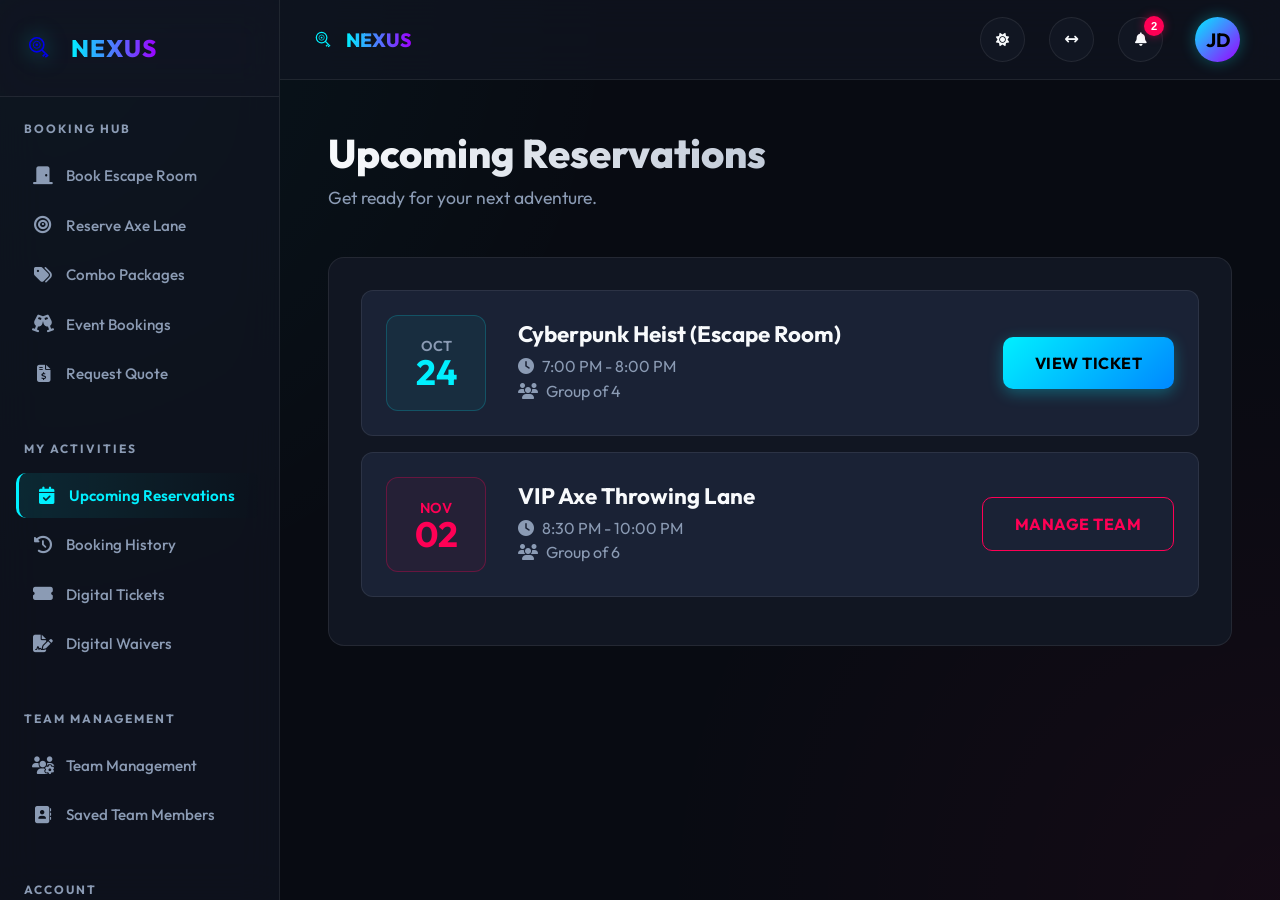
<file: user_dashboard.html>
﻿<!DOCTYPE html>
<html lang="en" data-theme="dark">
<head>
  <meta charset="UTF-8">
  <meta name="viewport" content="width=device-width, initial-scale=1.0, viewport-fit=cover">
  <title>Nexus Escape & Axe | User Dashboard</title>
  <meta name="description" content="Manage your escape room and axe throwing reservations.">
  <link href="https://fonts.googleapis.com/css2?family=Outfit:wght@300;400;500;600;700;800&display=swap" rel="stylesheet">
  <link rel="stylesheet" href="https://cdnjs.cloudflare.com/ajax/libs/font-awesome/6.4.0/css/all.min.css">
  <style>
    /* ----- GLOBAL VARIABLES (Neon / Dark Theme) ----- */
    :root {
      --bg-color: #080b12;
      --surface-1: #111622;
      --surface-2: #1a2235;
      
      --accent-cyan: #00f0ff;
      --accent-pink: #ff0055;
      --accent-purple: #9d00ff;
      --success: #00ff88;
      --warning: #ffaa00;
      
      --text-main: #f8fafc;
      --text-muted: #8b9bb4;
      
      --glass-bg: rgba(17, 22, 34, 0.65);
      --glass-border: rgba(255, 255, 255, 0.08);
      
      --font-main: 'Outfit', sans-serif;
      --transition: all 0.3s cubic-bezier(0.4, 0, 0.2, 1);
    }

    [data-theme="light"] {
      --bg-color: #f8fafc;
      --surface-1: #ffffff;
      --surface-2: #e2e8f0;
      --text-main: #0f172a;
      --text-muted: #475569;
      --glass-bg: rgba(255, 255, 255, 0.85);
      --glass-border: rgba(0, 0, 0, 0.1);
    }

    /* RTL Support */
    [dir="rtl"] .sidebar { left: auto; right: 0; border-right: none; border-left: 1px solid var(--glass-border); }
    [dir="rtl"] .main-wrapper { margin-left: 0; margin-right: 280px; }
    [dir="rtl"] .nav-link { padding: 0.8rem 1rem 0.8rem 0; }
    [dir="rtl"] .nav-link.active { border-left: none; border-right: 3px solid var(--accent-cyan); background: linear-gradient(-90deg, rgba(0, 240, 255, 0.1), transparent); }
    @media (max-width: 992px) {
      [dir="rtl"] .sidebar { left: 0; right: auto; transform: translateX(-100%); border-left: none; border-right: 1px solid var(--glass-border); }
      [dir="rtl"] .sidebar.open { transform: translateX(0); }
      [dir="rtl"] .main-wrapper { margin-right: 0; }
    }

    * { margin: 0; padding: 0; box-sizing: border-box; }

    body {
      font-family: var(--font-main);
      background-color: var(--bg-color);
      color: var(--text-main);
      min-height: 100vh;
      display: flex;
      overflow-x: hidden;
      background-image: 
        radial-gradient(circle at 0% 0%, rgba(0, 240, 255, 0.05) 0%, transparent 40%),
        radial-gradient(circle at 100% 100%, rgba(255, 0, 85, 0.05) 0%, transparent 40%);
    }

    /* Scrollbar */
    ::-webkit-scrollbar { width: 8px; }
    ::-webkit-scrollbar-track { background: var(--bg-color); }
    ::-webkit-scrollbar-thumb { background: var(--surface-2); border-radius: 4px; }
    ::-webkit-scrollbar-thumb:hover { background: var(--accent-purple); }

    /* ========== SIDEBAR ========== */
    .sidebar {
      width: 280px;
      background: var(--glass-bg);
      backdrop-filter: blur(20px);
      -webkit-backdrop-filter: blur(20px);
      height: 100vh;
      position: fixed;
      left: 0;
      top: 0;
      display: flex;
      flex-direction: column;
      border-right: 1px solid var(--glass-border);
      z-index: 100;
      transition: transform 0.3s cubic-bezier(0.4, 0, 0.2, 1), background-color 0.3s cubic-bezier(0.4, 0, 0.2, 1), border-color 0.3s cubic-bezier(0.4, 0, 0.2, 1);
      overflow-y: auto;
    }

    .brand {
      padding: 2rem 1.5rem;
      display: flex;
      align-items: center;
      gap: 15px;
      border-bottom: 1px solid var(--glass-border);
      position: sticky;
      top: 0;
      background: var(--glass-bg);
      backdrop-filter: blur(20px);
      z-index: 10;
    }

    .brand-icon {
      font-size: 2rem;
      color: var(--accent-cyan);
      filter: drop-shadow(0 0 10px rgba(0, 240, 255, 0.5));
    }

    .brand-name {
      font-size: 1.5rem;
      font-weight: 800;
      letter-spacing: 1px;
      background: linear-gradient(90deg, var(--accent-cyan), var(--accent-purple));
      -webkit-background-clip: text;
      -webkit-text-fill-color: transparent;
      text-transform: uppercase;
    }

    .nav-section { padding: 1.5rem 0 0; }
    
    .nav-title {
      color: var(--text-muted);
      font-size: 0.75rem;
      text-transform: uppercase;
      letter-spacing: 2px;
      padding: 0 1.5rem 0.8rem;
      font-weight: 700;
    }

    .nav-list { list-style: none; padding-bottom: 1rem; }
    
    .nav-item { margin: 0.3rem 1rem; }
    
    .nav-link {
      display: flex;
      align-items: center;
      gap: 12px;
      padding: 0.8rem 1rem;
      color: var(--text-muted);
      text-decoration: none;
      font-size: 0.95rem;
      font-weight: 500;
      border-radius: 10px;
      transition: var(--transition);
      position: relative;
      overflow: hidden;
    }

    .nav-link i { width: 22px; text-align: center; font-size: 1.1rem; }

    .nav-link:hover {
      color: var(--text-main);
      background: rgba(255, 255, 255, 0.05);
      transform: translateX(5px);
    }

    .nav-link.active {
      background: linear-gradient(90deg, rgba(0, 240, 255, 0.1), transparent);
      color: var(--accent-cyan);
      font-weight: 600;
      border-left: 3px solid var(--accent-cyan);
    }

    /* ========== MAIN CONTENT ========== */
    .main-wrapper {
      flex: 1;
      margin-left: 280px;
      display: flex;
      flex-direction: column;
      min-height: 100vh;
    }

    /* Top Bar */
    .topbar {
      height: 80px;
      background: var(--glass-bg);
      backdrop-filter: blur(20px);
      -webkit-backdrop-filter: blur(20px);
      border-bottom: 1px solid var(--glass-border);
      display: flex;
      justify-content: space-between;
      align-items: center;
      padding: 0 2rem;
      position: sticky;
      top: 0;
      z-index: 50;
    }

    .mobile-toggle {
      display: none;
      background: none;
      border: none;
      color: var(--text-main);
      font-size: 1.5rem;
      cursor: pointer;
    }

    .user-actions {
      display: flex;
      align-items: center;
      gap: 1.5rem;
    }

    .action-btn {
      background: var(--surface-1);
      border: 1px solid var(--glass-border);
      color: var(--text-main);
      width: 45px;
      height: 45px;
      border-radius: 50%;
      cursor: pointer;
      transition: var(--transition);
      display: flex;
      align-items: center;
      justify-content: center;
      position: relative;
    }

    .action-btn:hover {
      border-color: var(--accent-cyan);
      color: var(--accent-cyan);
      box-shadow: 0 0 15px rgba(0, 240, 255, 0.2);
    }

    .badge {
      position: absolute;
      top: -2px;
      right: -2px;
      background: var(--accent-pink);
      color: #fff;
      font-size: 0.7rem;
      font-weight: 700;
      width: 20px;
      height: 20px;
      border-radius: 50%;
      display: flex;
      align-items: center;
      justify-content: center;
      box-shadow: 0 0 10px rgba(255, 0, 85, 0.5);
    }

    .user-profile {
      display: flex;
      align-items: center;
      gap: 15px;
      cursor: pointer;
      padding: 0.5rem;
      border-radius: 12px;
      transition: var(--transition);
    }

    .user-profile:hover {
      background: rgba(255, 255, 255, 0.05);
    }

    .avatar {
      width: 45px;
      height: 45px;
      border-radius: 50%;
      background: linear-gradient(135deg, var(--accent-cyan), var(--accent-purple));
      display: flex;
      align-items: center;
      justify-content: center;
      font-weight: 700;
      font-size: 1.2rem;
      color: #000;
      box-shadow: 0 0 15px rgba(0, 240, 255, 0.3);
    }

    .user-info h4 { font-size: 1rem; margin-bottom: 2px; }
    .user-info p { font-size: 0.8rem; color: var(--accent-cyan); font-weight: 600; }

    /* Content Area */
    .content-area {
      padding: 3rem;
      flex: 1;
      max-width: 1400px;
      margin: 0 auto;
      width: 100%;
    }

    .section-panel {
      display: none;
      animation: fadeUp 0.5s cubic-bezier(0.4, 0, 0.2, 1) forwards;
    }

    .section-panel.active { display: block; }

    @keyframes fadeUp {
      from { opacity: 0; transform: translateY(20px); }
      to { opacity: 1; transform: translateY(0); }
    }

    .section-header { margin-bottom: 3rem; }
    
    .section-title {
      font-size: 2.5rem;
      font-weight: 800;
      margin-bottom: 0.5rem;
      background: linear-gradient(90deg, var(--text-main), var(--text-muted));
      -webkit-background-clip: text;
      -webkit-text-fill-color: transparent;
    }
    
    .section-subtitle {
      color: var(--text-muted);
      font-size: 1.1rem;
    }

    /* Common Components */
    .card {
      background: var(--surface-1);
      border-radius: 16px;
      border: 1px solid var(--glass-border);
      padding: 2rem;
      margin-bottom: 2rem;
      position: relative;
      overflow: hidden;
      transition: var(--transition);
    }
    
    .card:hover {
      border-color: rgba(255, 255, 255, 0.15);
      box-shadow: 0 10px 30px rgba(0,0,0,0.5);
    }

    .grid-2 { display: grid; grid-template-columns: 1fr 1fr; gap: 2rem; }
    .grid-3 { display: grid; grid-template-columns: repeat(auto-fit, minmax(300px, 1fr)); gap: 2rem; }

    /* Forms */
    .form-group { margin-bottom: 1.5rem; }
    .form-label {
      display: block;
      margin-bottom: 0.8rem;
      font-size: 0.95rem;
      font-weight: 600;
      color: var(--text-muted);
      letter-spacing: 0.5px;
    }
    .form-control {
      width: 100%;
      padding: 1rem 1.2rem;
      border-radius: 10px;
      border: 1px solid var(--glass-border);
      background: var(--surface-2);
      color: var(--text-main);
      font-family: inherit;
      font-size: 1rem;
      transition: var(--transition);
    }
    .form-control::placeholder {
      color: var(--text-muted);
      opacity: 0.8;
    }
    .form-control:focus {
      outline: none;
      border-color: var(--accent-cyan);
      box-shadow: 0 0 0 3px rgba(0, 240, 255, 0.15);
      background: var(--surface-1);
    }

    /* Buttons */
    .btn {
      display: inline-flex;
      align-items: center;
      justify-content: center;
      gap: 10px;
      padding: 1rem 2rem;
      border-radius: 10px;
      font-family: inherit;
      font-weight: 700;
      font-size: 1rem;
      cursor: pointer;
      transition: var(--transition);
      border: none;
      letter-spacing: 0.5px;
      text-transform: uppercase;
    }
    
    .btn-primary {
      background: linear-gradient(135deg, var(--accent-cyan), #0088ff);
      color: #000;
      box-shadow: 0 4px 15px rgba(0, 240, 255, 0.3);
    }
    .btn-primary:hover {
      transform: translateY(-3px);
      box-shadow: 0 8px 25px rgba(0, 240, 255, 0.5);
    }
    
    .btn-pink {
      background: linear-gradient(135deg, var(--accent-pink), #ff00aa);
      color: #fff;
      box-shadow: 0 4px 15px rgba(255, 0, 85, 0.3);
    }
    .btn-pink:hover {
      transform: translateY(-3px);
      box-shadow: 0 8px 25px rgba(255, 0, 85, 0.5);
    }
    
    .btn-outline {
      background: transparent;
      border: 1px solid var(--glass-border);
      color: var(--text-main);
    }
    .btn-outline:hover {
      border-color: var(--accent-cyan);
      color: var(--accent-cyan);
    }

    /* Custom Cards */
    .feature-card {
      height: 100%;
      display: flex;
      flex-direction: column;
      border-top: 3px solid transparent;
    }
    .feature-card:hover { border-top-color: var(--accent-cyan); }
    
    .feature-icon {
      width: 70px;
      height: 70px;
      border-radius: 16px;
      background: rgba(0, 240, 255, 0.1);
      color: var(--accent-cyan);
      display: flex;
      align-items: center;
      justify-content: center;
      font-size: 2rem;
      margin-bottom: 1.5rem;
    }
    .feature-card.pink .feature-icon { background: rgba(255, 0, 85, 0.1); color: var(--accent-pink); }
    .feature-card.pink:hover { border-top-color: var(--accent-pink); }
    
    .feature-card.purple .feature-icon { background: rgba(157, 0, 255, 0.1); color: var(--accent-purple); }
    .feature-card.purple:hover { border-top-color: var(--accent-purple); }

    .feature-card h3 { font-size: 1.5rem; margin-bottom: 1rem; }
    .feature-card p { color: var(--text-muted); line-height: 1.6; margin-bottom: 2rem; flex-grow: 1; }

    /* Upcoming Reservations List */
    .res-item {
      display: flex;
      align-items: center;
      gap: 2rem;
      padding: 1.5rem;
      border: 1px solid var(--glass-border);
      border-radius: 12px;
      margin-bottom: 1rem;
      background: var(--surface-2);
      transition: var(--transition);
    }
    .res-item:hover { border-color: var(--accent-cyan); background: var(--surface-2); }
    
    .res-date {
      background: rgba(0, 240, 255, 0.05);
      border: 1px solid rgba(0, 240, 255, 0.2);
      border-radius: 12px;
      padding: 1.2rem;
      text-align: center;
      min-width: 100px;
    }
    .res-date.past { background: rgba(255, 255, 255, 0.05); border-color: var(--glass-border); }
    
    .res-date h3 { font-size: 2.2rem; line-height: 1; color: var(--accent-cyan); }
    .res-date.past h3 { color: var(--text-muted); }
    .res-date span { font-size: 0.9rem; text-transform: uppercase; font-weight: 600; color: var(--text-muted); }
    
    .res-info { flex: 1; }
    .res-info h4 { font-size: 1.4rem; margin-bottom: 0.5rem; }
    .res-info p { color: var(--text-muted); display: flex; align-items: center; gap: 8px; margin-bottom: 0.3rem; }
    
    /* Tickets */
    .ticket-card {
      text-align: center;
      background: linear-gradient(180deg, var(--surface-1), var(--surface-2));
      border: 1px dashed var(--glass-border);
    }
    .qr-box {
      width: 220px;
      height: 220px;
      background: #fff;
      padding: 15px;
      border-radius: 12px;
      margin: 1.5rem auto;
      display: flex;
      align-items: center;
      justify-content: center;
    }
    .qr-box img { width: 100%; height: 100%; object-fit: contain; }
    
    .status-badge {
      display: inline-block;
      padding: 0.4rem 1.2rem;
      border-radius: 30px;
      font-size: 0.85rem;
      font-weight: 700;
      letter-spacing: 1px;
      text-transform: uppercase;
    }
    .status-active { background: rgba(0, 255, 136, 0.1); color: var(--success); border: 1px solid rgba(0, 255, 136, 0.3); }
    .status-used { background: rgba(255, 255, 255, 0.05); color: var(--text-muted); border: 1px solid var(--glass-border); }
    .status-pending { background: rgba(255, 170, 0, 0.1); color: var(--warning); border: 1px solid rgba(255, 170, 0, 0.3); }

    /* Tables */
    .table-container { overflow-x: auto; }
    .data-table { width: 100%; border-collapse: collapse; min-width: 700px; }
    .data-table th {
      text-align: left;
      padding: 1.5rem 1rem;
      color: var(--text-muted);
      font-weight: 600;
      border-bottom: 1px solid var(--glass-border);
      font-size: 0.9rem;
      text-transform: uppercase;
      letter-spacing: 1px;
    }
    .data-table td {
      padding: 1.5rem 1rem;
      border-bottom: 1px solid rgba(255,255,255,0.03);
      color: var(--text-main);
      font-weight: 500;
    }
    .data-table tr:hover td { background: rgba(255,255,255,0.02); }

    /* Responsive */
    @media (max-width: 992px) {
      .sidebar { left: auto; right: 0; transform: translateX(100%); border-right: none; border-left: 1px solid var(--glass-border); }
      .sidebar.open { transform: translateX(0); }
      .main-wrapper { margin-left: 0; }
      .mobile-toggle { display: block; }
      .content-area { padding: 2rem 1.5rem; }
      .grid-2 { grid-template-columns: 1fr; }
      .res-item { flex-direction: column; text-align: center; gap: 1rem; }
      .res-item .btn { width: 100%; }
      .topbar .action-btn { width: 45px !important; margin: 0 !important; }
      .topbar .user-actions { gap: 0.5rem; }
      .topbar { padding: 0 1rem; }
      .navbar-logo span { display: none; } /* Hide text on very small screens to fit icons */
    }
    .no-transition-global * { transition: none !important; }
  </style>
  <link rel="stylesheet" href="mobile.css">
  <link rel="icon" href="favicon.svg" type="image/svg+xml">
  <script>
    (function() {
      const isDark = localStorage.getItem('venue_theme_dark');
      const htmlEl = document.documentElement;
      let currentTheme = htmlEl.getAttribute('data-theme');
      const isAdmin = currentTheme && currentTheme.includes('admin');
      
      if (isDark === 'true') {
        htmlEl.setAttribute('data-theme', isAdmin ? 'admin-dark' : 'dark');
      } else if (isDark === 'false') {
        if (isAdmin) {
          htmlEl.setAttribute('data-theme', 'admin-light');
        } else if (currentTheme === 'dark' || currentTheme === 'light') {
          htmlEl.setAttribute('data-theme', 'light');
        } else {
          htmlEl.removeAttribute('data-theme');
        }
      }

      document.addEventListener('DOMContentLoaded', () => {
        document.body.addEventListener('click', (e) => {
          const toggleBtn = e.target.closest('#theme-toggle, #mobile-theme-toggle');
          if (toggleBtn) {
            setTimeout(() => {
              const theme = document.documentElement.getAttribute('data-theme');
              const darkActive = theme === 'dark' || theme === 'admin-dark';
              localStorage.setItem('venue_theme_dark', darkActive);
            }, 50);
          }
        });

        setTimeout(() => {
          const theme = document.documentElement.getAttribute('data-theme');
          const darkActive = theme === 'dark' || theme === 'admin-dark';
          
          const themeIcons = document.querySelectorAll('#theme-icon, #theme-toggle i, #mobile-theme-icon');
          themeIcons.forEach(icon => {
            if (darkActive) {
              icon.classList.remove('fa-moon');
              icon.classList.add('fa-sun');
            } else {
              icon.classList.remove('fa-sun');
              icon.classList.add('fa-moon');
            }
          });
        }, 100);
      });
    })();
  </script>
</head>
<body>

  <!-- SIDEBAR -->
  <aside class="sidebar" id="sidebar">
    <a href="index.html" class="brand" style="text-decoration: none;">
      <svg xmlns="http://www.w3.org/2000/svg" viewBox="0 0 100 100" class="brand-icon" style="width: 2rem; height: 2rem; fill: currentColor; color: inherit; filter: drop-shadow(0 0 10px rgba(0, 240, 255, 0.5)); vertical-align: middle; display: inline-block;">
  <circle cx="40" cy="40" r="22" fill="none" stroke="currentColor" stroke-width="5" />
  <circle cx="40" cy="40" r="11" fill="none" stroke="currentColor" stroke-width="3" />
  <circle cx="40" cy="40" r="4" fill="currentColor" />
  <rect x="60" y="37.5" width="30" height="5" fill="currentColor" transform="rotate(45 40 40)" />
  <rect x="76" y="42.5" width="5" height="10" fill="currentColor" transform="rotate(45 40 40)" />
  <rect x="84" y="42.5" width="5" height="6" fill="currentColor" transform="rotate(45 40 40)" />
</svg>
      <div class="brand-name">Nexus</div>
    </a>

    <div class="nav-section">
      <div class="nav-title">Booking Hub</div>
      <ul class="nav-list">
        <li class="nav-item">
          <a href="#" class="nav-link" data-target="book-escape">
            <i class="fas fa-door-closed"></i> Book Escape Room
          </a>
        </li>
        <li class="nav-item">
          <a href="#" class="nav-link" data-target="book-axe">
            <i class="fas fa-bullseye"></i> Reserve Axe Lane
          </a>
        </li>
        <li class="nav-item">
          <a href="#" class="nav-link" data-target="combo-packages">
            <i class="fas fa-tags"></i> Combo Packages
          </a>
        </li>
        <li class="nav-item">
          <a href="#" class="nav-link" data-target="event-bookings">
            <i class="fas fa-glass-cheers"></i> Event Bookings
          </a>
        </li>
        <li class="nav-item">
          <a href="#" class="nav-link" data-target="request-quote">
            <i class="fas fa-file-invoice-dollar"></i> Request Quote
          </a>
        </li>
      </ul>
    </div>

    <div class="nav-section">
      <div class="nav-title">My Activities</div>
      <ul class="nav-list">
        <li class="nav-item">
          <a href="#" class="nav-link active" data-target="upcoming-res">
            <i class="fas fa-calendar-check"></i> Upcoming Reservations
          </a>
        </li>
        <li class="nav-item">
          <a href="#" class="nav-link" data-target="booking-history">
            <i class="fas fa-history"></i> Booking History
          </a>
        </li>
        <li class="nav-item">
          <a href="#" class="nav-link" data-target="digital-tickets">
            <i class="fas fa-ticket-alt"></i> Digital Tickets
          </a>
        </li>
        <li class="nav-item">
          <a href="#" class="nav-link" data-target="digital-waivers">
            <i class="fas fa-file-signature"></i> Digital Waivers
          </a>
        </li>
      </ul>
    </div>

    <div class="nav-section">
      <div class="nav-title">Team Management</div>
      <ul class="nav-list">
        <li class="nav-item">
          <a href="#" class="nav-link" data-target="team-mgmt">
            <i class="fas fa-users-cog"></i> Team Management
          </a>
        </li>
        <li class="nav-item">
          <a href="#" class="nav-link" data-target="saved-members">
            <i class="fas fa-address-book"></i> Saved Team Members
          </a>
        </li>
      </ul>
    </div>

    <div class="nav-section">
      <div class="nav-title">Account</div>
      <ul class="nav-list">
        <li class="nav-item">
          <a href="#" class="nav-link" data-target="my-profile">
            <i class="fas fa-user-circle"></i> My Profile
          </a>
        </li>
        <li class="nav-item">
          <a href="#" class="nav-link" data-target="saved-payments">
            <i class="fas fa-credit-card"></i> Saved Payment Methods
          </a>
        </li>
        <li class="nav-item">
          <a href="#" class="nav-link" data-target="payment-history">
            <i class="fas fa-receipt"></i> Payment History
          </a>
        </li>
        <li class="nav-item">
          <a href="#" class="nav-link" data-target="notifications">
            <i class="fas fa-bell"></i> Notifications
          </a>
        </li>
        <li class="nav-item">
          <a href="#" class="nav-link" data-target="settings">
            <i class="fas fa-cog"></i> Settings
          </a>
        </li>
        <li class="nav-item">
          <a href="login.html" class="nav-link" style="color: #ef4444;">
            <i class="fas fa-sign-out-alt"></i> Logout
          </a>
        </li>
      </ul>
    </div>
  </aside>

  <!-- MAIN WRAPPER -->
  <div class="main-wrapper">
    <!-- Top Bar -->
    <header class="topbar">
      <!-- Navbar Logo -->
      <a href="index.html" class="navbar-logo" style="display: flex; align-items: center; gap: 10px; text-decoration: none;">
        <svg xmlns="http://www.w3.org/2000/svg" viewBox="0 0 100 100" class="brand-logo-svg" style="width: 1.5rem; height: 1.5rem; fill: currentColor; color: var(--accent-cyan); vertical-align: middle; display: inline-block;">
  <circle cx="40" cy="40" r="22" fill="none" stroke="currentColor" stroke-width="5" />
  <circle cx="40" cy="40" r="11" fill="none" stroke="currentColor" stroke-width="3" />
  <circle cx="40" cy="40" r="4" fill="currentColor" />
  <rect x="60" y="37.5" width="30" height="5" fill="currentColor" transform="rotate(45 40 40)" />
  <rect x="76" y="42.5" width="5" height="10" fill="currentColor" transform="rotate(45 40 40)" />
  <rect x="84" y="42.5" width="5" height="6" fill="currentColor" transform="rotate(45 40 40)" />
</svg>
        <span style="font-weight: 800; font-size: 1.2rem; background: linear-gradient(90deg, var(--accent-cyan), var(--accent-purple)); -webkit-background-clip: text; -webkit-text-fill-color: transparent; text-transform: uppercase;">NEXUS</span>
      </a>
      
      <div style="flex: 1;"></div>
      
      <div class="user-actions">
        <!-- Theme & RTL Buttons -->
        <button class="action-btn icon-btn" id="theme-toggle" title="Toggle Theme">
          <i class="fas fa-sun" id="theme-icon"></i>
        </button>
        <button class="action-btn icon-btn" id="rtl-toggle" title="Toggle RTL">
          <i class="fas fa-arrows-left-right"></i>
        </button>

        <button class="action-btn icon-btn" onclick="document.querySelector('[data-target=\'notifications\']').click()">
          <i class="fas fa-bell"></i>
          <span class="badge">2</span>
        </button>
        <div class="user-profile" onclick="document.querySelector('[data-target=\'my-profile\']').click()">
          <div class="user-info" style="text-align: right; display: none; @media(min-width: 500px){display: block;}">
            <h4>Jordan Doe</h4>
            <p>Elite Member</p>
          </div>
          <div class="avatar">JD</div>
        </div>
      </div>
      
      <button class="mobile-toggle hamburger" id="mobile-toggle" style="margin-inline-start: 1rem;">
        <i class="fas fa-bars"></i>
      </button>
    </header>

    <!-- CONTENT AREA -->
    <main class="content-area">

      <!-- ================= MY ACTIVITIES ================= -->
      
      <!-- 1. UPCOMING RESERVATIONS -->
      <section id="upcoming-res" class="section-panel active">
        <div class="section-header">
          <h1 class="section-title">Upcoming Reservations</h1>
          <p class="section-subtitle">Get ready for your next adventure.</p>
        </div>
        
        <div class="card">
          <div class="res-item">
            <div class="res-date">
              <span>Oct</span>
              <h3>24</h3>
            </div>
            <div class="res-info">
              <h4>Cyberpunk Heist (Escape Room)</h4>
              <p><i class="fas fa-clock"></i> 7:00 PM - 8:00 PM</p>
              <p><i class="fas fa-users"></i> Group of 4</p>
            </div>
            <div>
              <button class="btn btn-primary" onclick="document.querySelector('[data-target=\'digital-tickets\']').click()">View Ticket</button>
            </div>
          </div>

          <div class="res-item">
            <div class="res-date" style="border-color: rgba(255,0,85,0.3); background: rgba(255,0,85,0.05);">
              <span style="color: var(--accent-pink);">Nov</span>
              <h3 style="color: var(--accent-pink);">02</h3>
            </div>
            <div class="res-info">
              <h4>VIP Axe Throwing Lane</h4>
              <p><i class="fas fa-clock"></i> 8:30 PM - 10:00 PM</p>
              <p><i class="fas fa-users"></i> Group of 6</p>
            </div>
            <div>
              <button class="btn btn-outline" style="border-color: var(--accent-pink); color: var(--accent-pink);">Manage Team</button>
            </div>
          </div>
        </div>
      </section>

      <!-- 2. BOOKING HISTORY -->
      <section id="booking-history" class="section-panel">
        <div class="section-header">
          <h1 class="section-title">Booking History</h1>
          <p class="section-subtitle">A log of your past experiences with us.</p>
        </div>
        <div class="card">
          <div class="table-container">
            <table class="data-table">
            <thead>
              <tr>
                <th>Date</th>
                <th>Experience</th>
                <th>Players</th>
                <th>Status</th>
                <th>Action</th>
              </tr>
            </thead>
            <tbody>
              <tr>
                <td>Sep 15, 2026</td>
                <td>The Haunted Cabin (Escape)</td>
                <td>4</td>
                <td><span class="status-badge status-used">Completed</span></td>
                <td><button class="btn btn-outline" style="padding: 0.5rem 1rem; font-size: 0.85rem;">Book Again</button></td>
              </tr>
              <tr>
                <td>Aug 02, 2026</td>
                <td>Standard Axe Lane</td>
                <td>2</td>
                <td><span class="status-badge status-used">Completed</span></td>
                <td><button class="btn btn-outline" style="padding: 0.5rem 1rem; font-size: 0.85rem;">Book Again</button></td>
              </tr>
            </tbody>
          </table>
          </div>
        </div>
      </section>

      <!-- 3. DIGITAL TICKETS -->
      <section id="digital-tickets" class="section-panel">
        <div class="section-header">
          <h1 class="section-title">Digital Tickets</h1>
          <p class="section-subtitle">Scan at the front desk for quick entry.</p>
        </div>
        <div class="grid-3">
          <div class="card ticket-card">
            <span class="status-badge status-active" style="margin-bottom: 1rem;">Active Ticket</span>
            <h3>Cyberpunk Heist</h3>
            <p style="color: var(--text-muted); margin-top: 0.5rem;">Oct 24 7:00 PM</p>
            <div class="qr-box">
              <img src="images/qr_code.png" alt="QR Code">
            </div>
            <p style="font-family: monospace; font-size: 1.2rem; letter-spacing: 2px;">TKT-8942-AXE</p>
          </div>
        </div>
      </section>

      <!-- 4. DIGITAL WAIVERS -->
      <section id="digital-waivers" class="section-panel">
        <div class="section-header">
          <h1 class="section-title">Digital Waivers</h1>
          <p class="section-subtitle">Ensure everyone in your party has signed before arrival.</p>
        </div>
        <div class="card">
          <div style="display: flex; justify-content: space-between; align-items: center; margin-bottom: 2rem; flex-wrap: wrap; gap: 1rem;">
            <div>
              <h3 style="margin-bottom: 0.5rem;">Upcoming: VIP Axe Throwing</h3>
              <p style="color: var(--text-muted);">Nov 02 6 Players</p>
            </div>
            <button class="btn btn-primary"><i class="fas fa-share-alt"></i> Share Waiver Link</button>
          </div>
          
          <div class="table-container">
            <table class="data-table">
            <thead>
              <tr>
                <th>Participant Name</th>
                <th>Status</th>
                <th>Date Signed</th>
              </tr>
            </thead>
            <tbody>
              <tr>
                <td>Jordan Doe</td>
                <td><span class="status-badge status-active">Signed</span></td>
                <td>Oct 10, 2026</td>
              </tr>
              <tr>
                <td>Alex Smith</td>
                <td><span class="status-badge status-active">Signed</span></td>
                <td>Oct 11, 2026</td>
              </tr>
              <tr>
                <td>Sam Wilson</td>
                <td><span class="status-badge status-pending">Pending</span></td>
                <td>--</td>
              </tr>
            </tbody>
          </table>
          </div>
        </div>
      </section>

      <!-- ================= BOOKING HUB ================= -->

      <!-- 5. BOOK ESCAPE ROOM -->
      <section id="book-escape" class="section-panel">
        <div class="section-header">
          <h1 class="section-title">Book Escape Room</h1>
          <p class="section-subtitle">Choose your immersive adventure.</p>
        </div>
        <div class="grid-2">
          <div class="card feature-card">
            <div class="feature-icon"><i class="fas fa-space-shuttle"></i></div>
            <h3>Galactic Prison Break</h3>
            <p>Difficulty: 9/10<br>Capacity: 2-6 Players<br>Time: 60 mins</p>
            <button class="btn btn-primary" style="width: 100%;">Book Now - $35/pp</button>
          </div>
          <div class="card feature-card pink">
            <div class="feature-icon"><i class="fas fa-ghost"></i></div>
            <h3>The Haunted Cabin</h3>
            <p>Difficulty: 7/10<br>Capacity: 2-8 Players<br>Time: 60 mins</p>
            <button class="btn btn-pink" style="width: 100%;">Book Now - $35/pp</button>
          </div>
        </div>
      </section>

      <!-- 6. RESERVE AXE THROWING -->
      <section id="book-axe" class="section-panel">
        <div class="section-header">
          <h1 class="section-title">Reserve Axe Lane</h1>
          <p class="section-subtitle">Hit the bullseye with your friends.</p>
        </div>
        <div class="card">
          <form class="grid-2">
            <div class="form-group">
              <label class="form-label">Date</label>
              <input type="date" class="form-control">
            </div>
            <div class="form-group">
              <label class="form-label">Time</label>
              <input type="time" class="form-control">
            </div>
            <div class="form-group">
              <label class="form-label">Number of Players</label>
              <select class="form-control">
                <option>2 Players</option>
                <option>3-4 Players (1 Lane)</option>
                <option>5-8 Players (2 Lanes)</option>
              </select>
            </div>
            <div class="form-group">
              <label class="form-label">Duration</label>
              <select class="form-control">
                <option>60 Minutes</option>
                <option>90 Minutes</option>
              </select>
            </div>
          </form>
          <button class="btn btn-pink" style="margin-top: 1rem; width: 100%;">Find Availability</button>
        </div>
      </section>

      <!-- 7. COMBO PACKAGES -->
      <section id="combo-packages" class="section-panel">
        <div class="section-header">
          <h1 class="section-title">Combo Packages</h1>
          <p class="section-subtitle">Maximize the fun, minimize the cost.</p>
        </div>
        <div class="grid-2">
          <div class="card feature-card purple">
            <div class="feature-icon"><i class="fas fa-bolt"></i></div>
            <h3>The Adrenaline Junkie</h3>
            <p>1 Hour Escape Room + 1 Hour Axe Throwing.<br>Includes digital group photo and 1 free drink per person.</p>
            <button class="btn btn-primary" style="background: linear-gradient(135deg, var(--accent-purple), #5500ff); width:100%;">Book Combo - $60/pp</button>
          </div>
        </div>
      </section>

      <!-- 8. EVENT BOOKINGS -->
      <section id="event-bookings" class="section-panel">
        <div class="section-header">
          <h1 class="section-title">Event Bookings</h1>
          <p class="section-subtitle">Host your corporate event or party with us.</p>
        </div>
        <div class="card">
          <p style="margin-bottom: 2rem; font-size: 1.1rem; color: var(--text-muted);">We offer full facility buyouts, dedicated party rooms, and catered options for large groups (10-50+ people).</p>
          <button class="btn btn-primary" onclick="document.querySelector('[data-target=\'request-quote\']').click()">Get a Custom Quote</button>
        </div>
      </section>

      <!-- 9. REQUEST QUOTE -->
      <section id="request-quote" class="section-panel">
        <div class="section-header">
          <h1 class="section-title">Request Event Quote</h1>
          <p class="section-subtitle">Tell us about your upcoming event.</p>
        </div>
        <div class="card">
          <form class="grid-2">
            <div class="form-group">
              <label class="form-label">Event Type</label>
              <select class="form-control">
                <option>Corporate Team Building</option>
                <option>Birthday Party</option>
                <option>Bachelor/Bachelorette</option>
                <option>Other</option>
              </select>
            </div>
            <div class="form-group">
              <label class="form-label">Estimated Guest Count</label>
              <input type="number" class="form-control" placeholder="E.g., 15">
            </div>
            <div class="form-group" style="grid-column: 1 / -1;">
              <label class="form-label">Additional Requirements / Details</label>
              <textarea class="form-control" rows="4" placeholder="Tell us about catering needs, preferred dates, etc."></textarea>
            </div>
          </form>
          <button class="btn btn-primary" style="margin-top: 1rem;">Submit Request</button>
        </div>
      </section>

      <!-- ================= TEAM MANAGEMENT ================= -->

      <!-- 10. TEAM MANAGEMENT -->
      <section id="team-mgmt" class="section-panel">
        <div class="section-header">
          <h1 class="section-title">Team Management</h1>
          <p class="section-subtitle">Organize your crew for upcoming bookings.</p>
        </div>
        <div class="card">
          <div style="display: flex; gap: 1rem; margin-bottom: 2rem;">
            <input type="email" class="form-control" placeholder="Enter teammate's email to invite">
            <button class="btn btn-primary"><i class="fas fa-paper-plane"></i> Send Invite</button>
          </div>
          <h3 style="margin-bottom: 1rem;">Current Roster (VIP Axe Throwing)</h3>
          <ul style="list-style: none;">
            <li style="padding: 1rem; border-bottom: 1px solid var(--glass-border); display: flex; justify-content: space-between;">
              <span>Jordan Doe (You)</span>
              <span class="status-badge status-active">Confirmed</span>
            </li>
            <li style="padding: 1rem; border-bottom: 1px solid var(--glass-border); display: flex; justify-content: space-between;">
              <span>Alex Smith</span>
              <span class="status-badge status-active">Confirmed</span>
            </li>
          </ul>
        </div>
      </section>

      <!-- 11. SAVED TEAM MEMBERS -->
      <section id="saved-members" class="section-panel">
        <div class="section-header">
          <h1 class="section-title">Saved Team Members</h1>
          <p class="section-subtitle">Quickly add frequent players to new bookings.</p>
        </div>
        <div class="card">
          <div class="table-container">
            <table class="data-table">
            <thead>
              <tr>
                <th>Name</th>
                <th>Email</th>
                <th>Waiver Status</th>
                <th>Action</th>
              </tr>
            </thead>
            <tbody>
              <tr>
                <td>Alex Smith</td>
                <td>alex@example.com</td>
                <td><span style="color: var(--success);"><i class="fas fa-check-circle"></i> On File</span></td>
                <td><button class="btn btn-outline" style="padding: 0.4rem 0.8rem; font-size: 0.8rem;"><i class="fas fa-trash"></i></button></td>
              </tr>
              <tr>
                <td>Sam Wilson</td>
                <td>sam@example.com</td>
                <td><span style="color: var(--warning);"><i class="fas fa-exclamation-circle"></i> Expired</span></td>
                <td><button class="btn btn-outline" style="padding: 0.4rem 0.8rem; font-size: 0.8rem;"><i class="fas fa-trash"></i></button></td>
              </tr>
            </tbody>
          </table>
          </div>
          <button class="btn btn-primary" style="margin-top: 1.5rem;"><i class="fas fa-plus"></i> Add Member</button>
        </div>
      </section>

      <!-- ================= ACCOUNT ================= -->

      <!-- 12. MY PROFILE -->
      <section id="my-profile" class="section-panel">
        <div class="section-header">
          <h1 class="section-title">My Profile</h1>
          <p class="section-subtitle">Manage your personal details.</p>
        </div>
        <div class="card">
          <form class="grid-2">
            <div class="form-group">
              <label class="form-label">First Name</label>
              <input type="text" class="form-control" value="Jordan">
            </div>
            <div class="form-group">
              <label class="form-label">Last Name</label>
              <input type="text" class="form-control" value="Doe">
            </div>
            <div class="form-group">
              <label class="form-label">Email Address</label>
              <input type="email" class="form-control" value="jordan.doe@example.com">
            </div>
            <div class="form-group">
              <label class="form-label">Phone Number</label>
              <input type="tel" class="form-control" value="(555) 987-6543">
            </div>
          </form>
          <button class="btn btn-primary" style="margin-top: 1rem;">Save Changes</button>
        </div>
      </section>

      <!-- 13. SAVED PAYMENT METHODS -->
      <section id="saved-payments" class="section-panel">
        <div class="section-header">
          <h1 class="section-title">Saved Payment Methods</h1>
          <p class="section-subtitle">Manage your cards for faster checkout.</p>
        </div>
        <div class="card">
          <div style="display: flex; justify-content: space-between; align-items: center; flex-wrap: wrap; gap: 1rem; padding: 1.5rem; border: 1px solid var(--accent-cyan); border-radius: 12px; background: rgba(0,240,255,0.05);">
            <div style="display: flex; align-items: center; gap: 15px;">
              <i class="fab fa-cc-visa" style="font-size: 2.5rem; color: var(--text-main);"></i>
              <div>
                <h4 style="font-size: 1.1rem;">Visa ending in **** 4242</h4>
                <p style="color: var(--text-muted); font-size: 0.9rem;">Expires 12/28</p>
              </div>
            </div>
            <button class="btn btn-outline" style="border-color: var(--accent-pink); color: var(--accent-pink);">Remove</button>
          </div>
          <button class="btn btn-primary" style="margin-top: 1.5rem;"><i class="fas fa-plus"></i> Add New Card</button>
        </div>
      </section>

      <!-- 14. PAYMENT HISTORY -->
      <section id="payment-history" class="section-panel">
        <div class="section-header">
          <h1 class="section-title">Payment History</h1>
          <p class="section-subtitle">View past receipts and transactions.</p>
        </div>
        <div class="card">
          <div class="table-container">
            <table class="data-table">
            <thead>
              <tr>
                <th>Date</th>
                <th>Description</th>
                <th>Amount</th>
                <th>Receipt</th>
              </tr>
            </thead>
            <tbody>
              <tr>
                <td>Oct 10, 2026</td>
                <td>Cyberpunk Heist Booking (4x)</td>
                <td>$140.00</td>
                <td><button class="btn btn-outline" style="padding: 0.4rem 0.8rem; font-size: 0.8rem;"><i class="fas fa-download"></i> PDF</button></td>
              </tr>
              <tr>
                <td>Aug 01, 2026</td>
                <td>Axe Lane Deposit</td>
                <td>$50.00</td>
                <td><button class="btn btn-outline" style="padding: 0.4rem 0.8rem; font-size: 0.8rem;"><i class="fas fa-download"></i> PDF</button></td>
              </tr>
            </tbody>
          </table>
          </div>
        </div>
      </section>

      <!-- 15. NOTIFICATIONS -->
      <section id="notifications" class="section-panel">
        <div class="section-header">
          <h1 class="section-title">Notifications</h1>
          <p class="section-subtitle">Alerts and updates about your bookings.</p>
        </div>
        <div class="card">
          <div style="padding: 1.5rem; border-left: 4px solid var(--accent-pink); background: rgba(255,0,85,0.05); margin-bottom: 1rem; border-radius: 0 12px 12px 0;">
            <h4 style="margin-bottom: 0.5rem;">Action Required: Missing Waivers</h4>
            <p style="color: var(--text-muted); font-size: 0.95rem;">1 player in your upcoming Axe Throwing reservation has not signed the waiver.</p>
            <button class="btn btn-outline" style="margin-top: 1rem; border-color: var(--accent-pink); color: var(--accent-pink); padding: 0.5rem 1rem; font-size: 0.85rem;" onclick="document.querySelector('[data-target=\'digital-waivers\']').click()">Review Waivers</button>
          </div>
          <div style="padding: 1.5rem; border-left: 4px solid var(--accent-cyan); background: rgba(0,240,255,0.05); border-radius: 0 12px 12px 0;">
            <h4 style="margin-bottom: 0.5rem;">Booking Confirmed</h4>
            <p style="color: var(--text-muted); font-size: 0.95rem;">Your reservation for Cyberpunk Heist is confirmed for Oct 24.</p>
          </div>
        </div>
      </section>

      <!-- 16. SETTINGS -->
      <section id="settings" class="section-panel">
        <div class="section-header">
          <h1 class="section-title">Settings</h1>
          <p class="section-subtitle">App preferences and account security.</p>
        </div>
        <div class="card">
          <h3 style="margin-bottom: 1.5rem;">Preferences</h3>
          <div style="display: flex; justify-content: space-between; align-items: center; padding: 1rem 0; border-bottom: 1px solid var(--glass-border); gap: 1rem;">
            <div style="flex: 1; min-width: 0;">
              <h4>Email Notifications</h4>
              <p style="color: var(--text-muted); font-size: 0.9rem;">Receive booking confirmations and reminders via email.</p>
            </div>
            <label style="position: relative; display: inline-block; width: 50px; height: 28px; flex-shrink: 0;">
              <input type="checkbox" checked style="opacity: 0; width: 0; height: 0;">
              <span style="position: absolute; cursor: pointer; top: 0; left: 0; right: 0; bottom: 0; background-color: var(--accent-cyan); border-radius: 34px; transition: .4s;">
                <span style="position: absolute; content: ''; height: 20px; width: 20px; left: 4px; bottom: 4px; background-color: #000; border-radius: 50%; transition: .4s; transform: translateX(22px);"></span>
              </span>
            </label>
          </div>
          <div style="display: flex; justify-content: space-between; align-items: center; padding: 1rem 0; border-bottom: 1px solid var(--glass-border); gap: 1rem;">
            <div style="flex: 1; min-width: 0;">
              <h4>SMS Reminders</h4>
              <p style="color: var(--text-muted); font-size: 0.9rem;">Get a text message 2 hours before your game.</p>
            </div>
            <label style="position: relative; display: inline-block; width: 50px; height: 28px; flex-shrink: 0;">
              <input type="checkbox" style="opacity: 0; width: 0; height: 0;">
              <span style="position: absolute; cursor: pointer; top: 0; left: 0; right: 0; bottom: 0; background-color: var(--surface-2); border-radius: 34px; transition: .4s;">
                <span style="position: absolute; content: ''; height: 20px; width: 20px; left: 4px; bottom: 4px; background-color: var(--text-muted); border-radius: 50%; transition: .4s;"></span>
              </span>
            </label>
          </div>

          <h3 style="margin-top: 2.5rem; margin-bottom: 1.5rem; color: var(--accent-pink);">Danger Zone</h3>
          <div style="padding: 1.5rem; border: 1px solid rgba(255,0,85,0.3); border-radius: 12px; background: rgba(255,0,85,0.05);">
            <h4 style="margin-bottom: 0.5rem;">Delete Account</h4>
            <p style="color: var(--text-muted); font-size: 0.95rem; margin-bottom: 1rem;">Permanently remove your account and all associated data.</p>
            <button class="btn btn-outline" style="border-color: var(--accent-pink); color: var(--accent-pink);">Delete Account</button>
          </div>
        </div>
      </section>

    </main>
  </div>

  <script>
    // Tab switching logic
    const navLinks = document.querySelectorAll('.nav-link');
    const panels = document.querySelectorAll('.section-panel');

    navLinks.forEach(link => {
      link.addEventListener('click', (e) => {
        const targetId = link.getAttribute('data-target');
        if (!targetId) return;
        
        e.preventDefault();
        
        // Remove active class from all links and panels
        navLinks.forEach(l => l.classList.remove('active'));
        panels.forEach(p => p.classList.remove('active'));
        
        // Add active class to clicked link
        link.classList.add('active');
        
        // Show corresponding panel
        const targetId = link.getAttribute('data-target');
        const targetPanel = document.getElementById(targetId);
        if (targetPanel) {
          targetPanel.classList.add('active');
        }

        // On mobile, close sidebar after click
        if (window.innerWidth <= 992) {
          document.getElementById('sidebar').classList.remove('open');
        }
      });
    });

    // Mobile toggle
    document.getElementById('mobile-toggle').addEventListener('click', () => {
      document.getElementById('sidebar').classList.toggle('open');
    });

    // Theme toggle
    document.getElementById('theme-toggle').addEventListener('click', () => {
      const html = document.documentElement;
      const themeIcon = document.getElementById('theme-icon');
      if (html.getAttribute('data-theme') === 'dark') {
        html.setAttribute('data-theme', 'light');
        if (themeIcon) themeIcon.className = 'fas fa-moon';
      } else {
        html.setAttribute('data-theme', 'dark');
        if (themeIcon) themeIcon.className = 'fas fa-sun';
      }
    });

    // RTL toggle
    document.getElementById('rtl-toggle').addEventListener('click', () => {
      document.body.classList.add('no-transition-global');
      const html = document.documentElement;
      if (html.getAttribute('dir') === 'rtl') {
        html.removeAttribute('dir');
      } else {
        html.setAttribute('dir', 'rtl');
      }
      void document.body.offsetHeight; // Force reflow
      setTimeout(() => {
        document.body.classList.remove('no-transition-global');
      }, 50);
    });

    // Custom toggle switch logic for visual feedback (since CSS alone is tricky without proper DOM structure)
    const toggles = document.querySelectorAll('input[type="checkbox"]');
    toggles.forEach(toggle => {
      toggle.addEventListener('change', function() {
        const spanBg = this.nextElementSibling;
        const spanKnob = spanBg.querySelector('span');
        if(this.checked) {
          spanBg.style.backgroundColor = 'var(--accent-cyan)';
          spanKnob.style.transform = 'translateX(22px)';
          spanKnob.style.backgroundColor = '#000';
        } else {
          spanBg.style.backgroundColor = 'var(--surface-2)';
          spanKnob.style.transform = 'translateX(0)';
          spanKnob.style.backgroundColor = 'var(--text-muted)';
        }
      });
    });
  </script>
</body>
</html>
</file>
<file: mobile.css>
/* mobile.css - Global Responsive Fixes for All Screen Sizes */

/* 1. Global Box-Sizing & Prevent Horizontal Scrolling */
html, body {
  overflow-x: hidden !important;
  width: 100% !important;
  max-width: 100vw !important;
  box-sizing: border-box !important;
  margin: 0 !important;
  padding: 0 !important;
  -webkit-text-size-adjust: 100%;
}

*, *::before, *::after {
  box-sizing: inherit !important;
}

/* Ensure no standard containers can push screen width out */
section, header, footer, main, nav, article, aside, figure {
  max-width: 100vw !important;
}

/* 2. Responsive Images & Media */
img, video, canvas, svg, iframe, object, embed {
  max-width: 100% !important;
  height: auto !important;
  display: block;
}

/* 3. Ensure Text Stays Inside Containers */
p, h1, h2, h3, h4, h5, h6, span, a, div, li, td, th {
  word-wrap: break-word !important;
  overflow-wrap: break-word !important;
  max-width: 100%;
}

/* Fix any overflowing tables */
.table-container {
  width: 100% !important;
  overflow-x: auto !important;
  -webkit-overflow-scrolling: touch;
}
table {
  width: 100% !important;
  white-space: nowrap;
}

/* Navbar / Container base fixes to ensure they never exceed viewport */
.nav-container {
  max-width: 100vw !important;
  box-sizing: border-box !important;
  flex-wrap: nowrap !important;
}


/* === Breakpoint: 1024px (Tablets & Small Laptops) === */
@media (max-width: 1024px) {
  section, .section, .container {
    padding-left: 2rem !important;
    padding-right: 2rem !important;
    width: 100% !important;
    box-sizing: border-box !important;
  }
  
  /* Use Grid with responsive fallbacks */
  .grid, .features-grid, .cards-container, .pricing-grid, .roster-grid {
    display: grid !important;
    grid-template-columns: repeat(auto-fit, minmax(300px, 1fr)) !important;
    gap: 1.5rem !important;
    width: 100% !important;
  }
  
  /* Split Layouts / Hero sections */
  .split-layout, .hero-content, .about-content {
    display: flex !important;
    flex-direction: column !important;
    align-items: center !important;
    text-align: center !important;
    width: 100% !important;
    box-sizing: border-box !important;
  }
  .split-layout.reverse {
    flex-direction: column-reverse !important;
  }
  .split-image, .split-text, .split-form {
    width: 100% !important;
  }

  /* Responsive Typography via Clamp */
  .hero-title, h1 {
    font-size: clamp(2.5rem, 5vw, 4rem) !important;
    line-height: 1.2 !important;
  }

  /* Axe Throwing Arena stats alignment */
  .stats-row {
    justify-content: center !important;
  }
  .stat-box {
    text-align: center !important;
  }

  /* Navbar collapse override */
  .nav-actions {
    display: none !important;
  }
  .hamburger {
    display: block !important;
    z-index: 1001 !important;
  }
  .nav-menu {
    position: fixed !important;
    top: 0 !important;
    right: -100% !important;
    width: 280px !important;
    height: 100vh !important;
    height: 100dvh !important;
    background: var(--dropdown-bg) !important;
    backdrop-filter: blur(20px) !important;
    border-left: 1px solid var(--border-color) !important;
    flex-direction: column !important;
    align-items: flex-start !important;
    justify-content: flex-start !important;
    padding: 90px 1.2rem 1.5rem !important;
    transition: 0.35s cubic-bezier(0.77, 0, 0.175, 1) !important;
    box-shadow: -10px 0 30px var(--shadow-color) !important;
    overflow-y: auto !important;
    gap: 0 !important;
    flex-wrap: nowrap !important;
  }
  html[dir="rtl"] .nav-menu {
    right: auto !important;
    left: -100% !important;
    border-left: none !important;
    border-right: 1px solid var(--border-color) !important;
  }
  .nav-menu.active {
    right: 0 !important;
  }
  html[dir="rtl"] .nav-menu.active {
    left: 0 !important;
    right: auto !important;
  }
  .nav-item {
    width: 100% !important;
    white-space: normal !important;
  }
  .nav-link {
    width: 100% !important;
    padding: 15px 1rem !important;
    font-size: 1.1rem !important;
    display: flex !important;
    justify-content: space-between !important;
    align-items: center !important;
    border-radius: 0 !important;
  }
  .mobile-nav-action {
    display: flex !important;
  }
}


/* === Breakpoint: 768px (Tablets & Large Phones) === */
@media (max-width: 768px) {

  /* Navbar Collapse */
  .hamburger {
    display: block !important;
  }

  /* Responsive Padding */
  section, .section, .container {
    padding-left: 1.5rem !important;
    padding-right: 1.5rem !important;
    padding-top: 3rem !important;
    padding-bottom: 3rem !important;
  }

  /* Force Cards to Stack Vertically using Flexbox */
  .grid, .features-grid, .cards-container, .pricing-grid, .roster-grid, .flex-row {
    display: flex !important;
    flex-direction: column !important;
    width: 100% !important;
    gap: 1.5rem !important;
  }
  
  .card, .price-card, .feature-card, .room-card, .team-card {
    width: 100% !important;
    margin-bottom: 1rem !important;
    box-sizing: border-box !important;
  }

  /* Responsive Typography via Media Queries */
  h1, .hero-title {
    font-size: 2.2rem !important;
  }
  h2, .section-title {
    font-size: 1.8rem !important;
  }
  p, .subtitle, .hero-subtitle {
    font-size: 1rem !important;
  }

  /* Buttons should fit mobile screens */
  .btn, button:not(.hamburger):not(.icon-btn):not(.mobile-action-btn):not(.theme-toggle), 
  .action-btn, .login-btn, input[type="submit"] {
    width: 100% !important;
    max-width: 100% !important;
    display: flex !important;
    justify-content: center !important;
    margin-left: auto !important;
    margin-right: auto !important;
    margin-bottom: 0.5rem !important;
    box-sizing: border-box !important;
  }

  /* Form Elements */
  input, select, textarea, .form-control {
    width: 100% !important;
    max-width: 100% !important;
    box-sizing: border-box !important;
  }
}


/* === Breakpoint: 480px (Small Phones) === */
@media (max-width: 480px) {
  /* Maintain Equal Spacing */
  section, .section, .container {
    padding-left: 1rem !important;
    padding-right: 1rem !important;
    padding-top: 2rem !important;
    padding-bottom: 2rem !important;
  }

  /* Responsive Typography Scale Down */
  h1, .hero-title {
    font-size: 1.8rem !important;
  }
  h2, .section-title {
    font-size: 1.5rem !important;
  }
  
  /* Inputs font size >= 16px to prevent iOS auto-zoom */
  input, select, textarea, .form-control {
    font-size: 16px !important; 
  }

  /* Fix RTL Alignment in Dark/Light Modes */
  [dir="rtl"] .icon, .rtl i, [dir="rtl"] .fas, [dir="rtl"] .far, [dir="rtl"] .fab {
    margin-left: 0.5rem !important;
    margin-right: 0 !important;
  }
  
  .nav-container {
    padding-left: 1rem !important;
    padding-right: 1rem !important;
  }
}


/* === Breakpoint: 320px (Extra Small Phones) === */
@media (max-width: 320px) {
  section, .section, .container {
    padding-left: 0.5rem !important;
    padding-right: 0.5rem !important;
  }

  h1, .hero-title {
    font-size: 1.5rem !important;
  }
  h2, .section-title {
    font-size: 1.25rem !important;
  }

  /* Compact Buttons */
  .btn, button, .action-btn {
    padding: 0.6rem 1rem !important;
    font-size: 0.9rem !important;
  }
}
</file>
